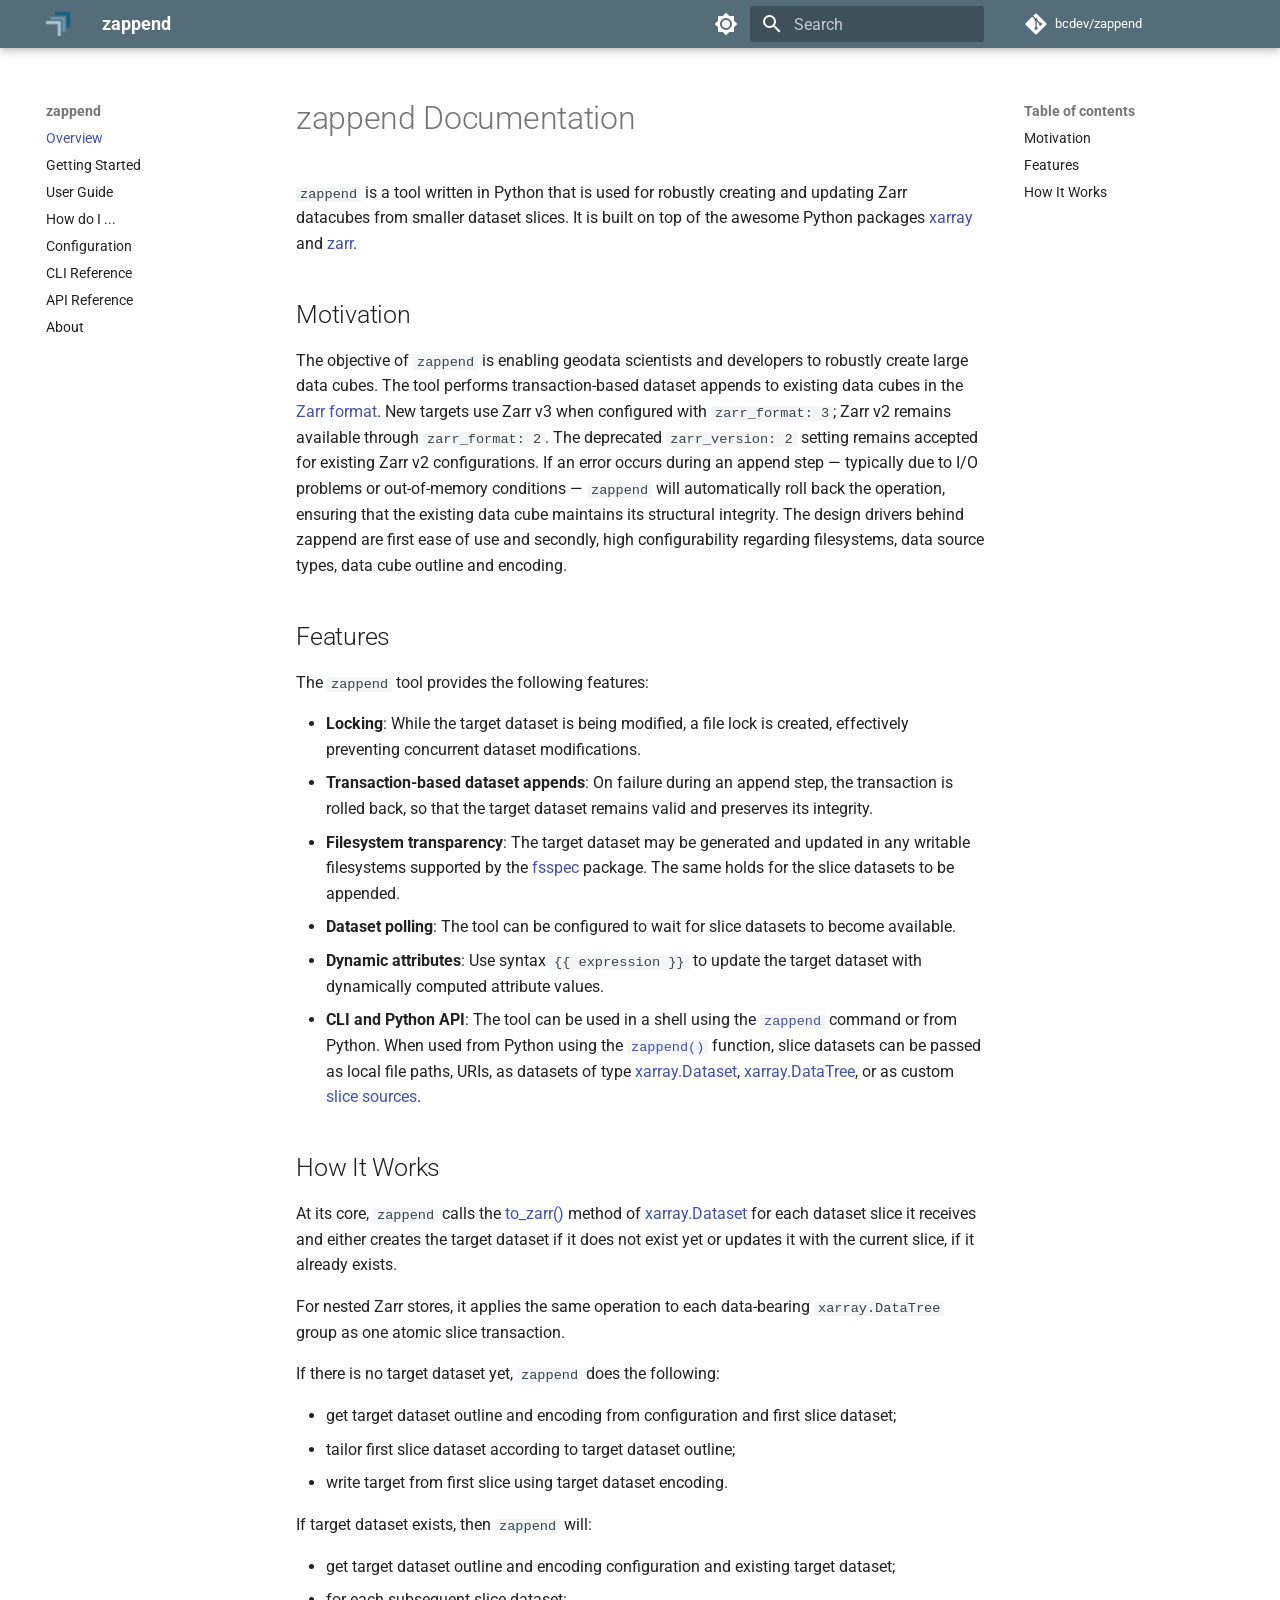
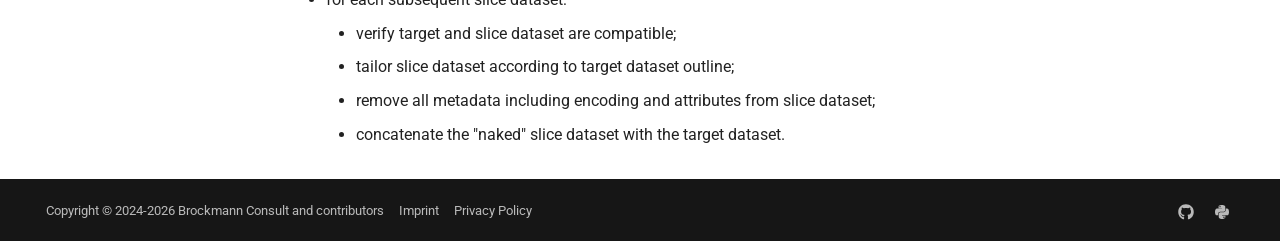
<file: index.html>
<!doctype html>
<html lang="en" class="no-js">
  <head>
    
      <meta charset="utf-8">
      <meta name="viewport" content="width=device-width,initial-scale=1">
      
      
      
      
      
        <link rel="next" href="start/">
      
      
        
      
      
      <link rel="icon" href="assets/logo-small.png">
      <meta name="generator" content="mkdocs-1.6.1, mkdocs-material-9.8.0">
    
    
      
        <title>zappend</title>
      
    
    
      <link rel="stylesheet" href="assets/stylesheets/main.57a0d79d.min.css">
      
        
        <link rel="stylesheet" href="assets/stylesheets/palette.fb2fffe2.min.css">
      
      


    
    
      
    
    
      
    
    
      <link rel="stylesheet" href="assets/_mkdocstrings.css">
    
      <link rel="stylesheet" href="stylesheet/extra.css">
    
    <script>__md_scope=new URL(".",location),__md_hash=e=>[...e].reduce(((e,_)=>(e<<5)-e+_.charCodeAt(0)),0),__md_get=(e,_=localStorage,t=__md_scope)=>JSON.parse(_.getItem(t.pathname+"."+e)),__md_set=(e,_,t=localStorage,a=__md_scope)=>{try{t.setItem(a.pathname+"."+e,JSON.stringify(_))}catch(e){}}</script>
    
      

    
    
  </head>
  
  
    
    
      
    
    
    
    
    <body dir="ltr" data-md-color-scheme="default" data-md-color-primary="blue-grey" data-md-color-accent="indigo">
  
    
    <input class="md-toggle" data-md-toggle="drawer" type="checkbox" id="__drawer" autocomplete="off">
    <input class="md-toggle" data-md-toggle="search" type="checkbox" id="__search" autocomplete="off">
    <label class="md-overlay" for="__drawer"></label>
    <div data-md-component="skip">
      
        
        <a href="#zappend-documentation" class="md-skip">
          Skip to content
        </a>
      
    </div>
    <div data-md-component="announce">
      
    </div>
    
    
      

  

<header class="md-header md-header--shadow" data-md-component="header">
  <nav class="md-header__inner md-grid" aria-label="Header">
    <a href="." title="zappend" class="md-header__button md-logo" aria-label="zappend" data-md-component="logo">
      
  <img src="assets/logo.png" alt="logo">

    </a>
    <label class="md-header__button md-icon" for="__drawer">
      
      <svg xmlns="http://www.w3.org/2000/svg" viewBox="0 0 24 24"><path d="M3 6h18v2H3zm0 5h18v2H3zm0 5h18v2H3z"/></svg>
    </label>
    <div class="md-header__title" data-md-component="header-title">
      <div class="md-header__ellipsis">
        <div class="md-header__topic">
          <span class="md-ellipsis">
            zappend
          </span>
        </div>
        <div class="md-header__topic" data-md-component="header-topic">
          <span class="md-ellipsis">
            
              Overview
            
          </span>
        </div>
      </div>
    </div>
    
      
        <form class="md-header__option" data-md-component="palette">
  
    
    
    
    <input class="md-option" data-md-color-media="" data-md-color-scheme="default" data-md-color-primary="blue-grey" data-md-color-accent="indigo"  aria-label="Switch to dark mode"  type="radio" name="__palette" id="__palette_0">
    
      <label class="md-header__button md-icon" title="Switch to dark mode" for="__palette_1" hidden>
        <svg xmlns="http://www.w3.org/2000/svg" viewBox="0 0 24 24"><path d="M12 8a4 4 0 0 0-4 4 4 4 0 0 0 4 4 4 4 0 0 0 4-4 4 4 0 0 0-4-4m0 10a6 6 0 0 1-6-6 6 6 0 0 1 6-6 6 6 0 0 1 6 6 6 6 0 0 1-6 6m8-9.31V4h-4.69L12 .69 8.69 4H4v4.69L.69 12 4 15.31V20h4.69L12 23.31 15.31 20H20v-4.69L23.31 12z"/></svg>
      </label>
    
  
    
    
    
    <input class="md-option" data-md-color-media="" data-md-color-scheme="slate" data-md-color-primary="blue-grey" data-md-color-accent="indigo"  aria-label="Switch to light mode"  type="radio" name="__palette" id="__palette_1">
    
      <label class="md-header__button md-icon" title="Switch to light mode" for="__palette_0" hidden>
        <svg xmlns="http://www.w3.org/2000/svg" viewBox="0 0 24 24"><path d="M12 18c-.89 0-1.74-.2-2.5-.55C11.56 16.5 13 14.42 13 12s-1.44-4.5-3.5-5.45C10.26 6.2 11.11 6 12 6a6 6 0 0 1 6 6 6 6 0 0 1-6 6m8-9.31V4h-4.69L12 .69 8.69 4H4v4.69L.69 12 4 15.31V20h4.69L12 23.31 15.31 20H20v-4.69L23.31 12z"/></svg>
      </label>
    
  
</form>
      
    
    
      <script>var palette=__md_get("__palette");if(palette&&palette.color){if("(prefers-color-scheme)"===palette.color.media){var media=matchMedia("(prefers-color-scheme: light)"),input=document.querySelector(media.matches?"[data-md-color-media='(prefers-color-scheme: light)']":"[data-md-color-media='(prefers-color-scheme: dark)']");palette.color.media=input.getAttribute("data-md-color-media"),palette.color.scheme=input.getAttribute("data-md-color-scheme"),palette.color.primary=input.getAttribute("data-md-color-primary"),palette.color.accent=input.getAttribute("data-md-color-accent")}for(var[key,value]of Object.entries(palette.color))document.body.setAttribute("data-md-color-"+key,value)}</script>
    
    
    
      
      
        <label class="md-header__button md-icon" for="__search">
          
          <svg xmlns="http://www.w3.org/2000/svg" viewBox="0 0 24 24"><path d="M9.5 3A6.5 6.5 0 0 1 16 9.5c0 1.61-.59 3.09-1.56 4.23l.27.27h.79l5 5-1.5 1.5-5-5v-.79l-.27-.27A6.52 6.52 0 0 1 9.5 16 6.5 6.5 0 0 1 3 9.5 6.5 6.5 0 0 1 9.5 3m0 2C7 5 5 7 5 9.5S7 14 9.5 14 14 12 14 9.5 12 5 9.5 5"/></svg>
        </label>
        <div class="md-search" data-md-component="search" role="dialog">
  <label class="md-search__overlay" for="__search"></label>
  <div class="md-search__inner" role="search">
    <form class="md-search__form" name="search">
      <input type="text" class="md-search__input" name="query" aria-label="Search" placeholder="Search" autocapitalize="off" autocorrect="off" autocomplete="off" spellcheck="false" data-md-component="search-query" required>
      <label class="md-search__icon md-icon" for="__search">
        
        <svg xmlns="http://www.w3.org/2000/svg" viewBox="0 0 24 24"><path d="M9.5 3A6.5 6.5 0 0 1 16 9.5c0 1.61-.59 3.09-1.56 4.23l.27.27h.79l5 5-1.5 1.5-5-5v-.79l-.27-.27A6.52 6.52 0 0 1 9.5 16 6.5 6.5 0 0 1 3 9.5 6.5 6.5 0 0 1 9.5 3m0 2C7 5 5 7 5 9.5S7 14 9.5 14 14 12 14 9.5 12 5 9.5 5"/></svg>
        
        <svg xmlns="http://www.w3.org/2000/svg" viewBox="0 0 24 24"><path d="M20 11v2H8l5.5 5.5-1.42 1.42L4.16 12l7.92-7.92L13.5 5.5 8 11z"/></svg>
      </label>
      <nav class="md-search__options" aria-label="Search">
        
        <button type="reset" class="md-search__icon md-icon" title="Clear" aria-label="Clear" tabindex="-1">
          
          <svg xmlns="http://www.w3.org/2000/svg" viewBox="0 0 24 24"><path d="M19 6.41 17.59 5 12 10.59 6.41 5 5 6.41 10.59 12 5 17.59 6.41 19 12 13.41 17.59 19 19 17.59 13.41 12z"/></svg>
        </button>
      </nav>
      
    </form>
    <div class="md-search__output">
      <div class="md-search__scrollwrap" tabindex="0" data-md-scrollfix>
        <div class="md-search-result" data-md-component="search-result">
          <div class="md-search-result__meta">
            Initializing search
          </div>
          <ol class="md-search-result__list" role="presentation"></ol>
        </div>
      </div>
    </div>
  </div>
</div>
      
    
    
      <div class="md-header__source">
        <a href="https://github.com/bcdev/zappend" title="Go to repository" class="md-source" data-md-component="source">
  <div class="md-source__icon md-icon">
    
    <svg xmlns="http://www.w3.org/2000/svg" viewBox="0 0 448 512"><!--! Font Awesome Free 7.1.0 by @fontawesome - https://fontawesome.com License - https://fontawesome.com/license/free (Icons: CC BY 4.0, Fonts: SIL OFL 1.1, Code: MIT License) Copyright 2025 Fonticons, Inc.--><path d="M439.6 236.1 244 40.5c-5.4-5.5-12.8-8.5-20.4-8.5s-15 3-20.4 8.4L162.5 81l51.5 51.5c27.1-9.1 52.7 16.8 43.4 43.7l49.7 49.7c34.2-11.8 61.2 31 35.5 56.7-26.5 26.5-70.2-2.9-56-37.3L240.3 199v121.9c25.3 12.5 22.3 41.8 9.1 55-6.4 6.4-15.2 10.1-24.3 10.1s-17.8-3.6-24.3-10.1c-17.6-17.6-11.1-46.9 11.2-56v-123c-20.8-8.5-24.6-30.7-18.6-45L142.6 101 8.5 235.1C3 240.6 0 247.9 0 255.5s3 15 8.5 20.4l195.6 195.7c5.4 5.4 12.7 8.4 20.4 8.4s15-3 20.4-8.4l194.7-194.7c5.4-5.4 8.4-12.8 8.4-20.4s-3-15-8.4-20.4"/></svg>
  </div>
  <div class="md-source__repository">
    bcdev/zappend
  </div>
</a>
      </div>
    
  </nav>
  
</header>
    
    <div class="md-container" data-md-component="container">
      
      
        
          
        
      
      <main class="md-main" data-md-component="main">
        <div class="md-main__inner md-grid">
          
            
              
              <div class="md-sidebar md-sidebar--primary" data-md-component="sidebar" data-md-type="navigation" >
                <div class="md-sidebar__scrollwrap">
                  <div class="md-sidebar__inner">
                    



<nav class="md-nav md-nav--primary" aria-label="Navigation" data-md-level="0">
  <label class="md-nav__title" for="__drawer">
    <a href="." title="zappend" class="md-nav__button md-logo" aria-label="zappend" data-md-component="logo">
      
  <img src="assets/logo.png" alt="logo">

    </a>
    zappend
  </label>
  
    <div class="md-nav__source">
      <a href="https://github.com/bcdev/zappend" title="Go to repository" class="md-source" data-md-component="source">
  <div class="md-source__icon md-icon">
    
    <svg xmlns="http://www.w3.org/2000/svg" viewBox="0 0 448 512"><!--! Font Awesome Free 7.1.0 by @fontawesome - https://fontawesome.com License - https://fontawesome.com/license/free (Icons: CC BY 4.0, Fonts: SIL OFL 1.1, Code: MIT License) Copyright 2025 Fonticons, Inc.--><path d="M439.6 236.1 244 40.5c-5.4-5.5-12.8-8.5-20.4-8.5s-15 3-20.4 8.4L162.5 81l51.5 51.5c27.1-9.1 52.7 16.8 43.4 43.7l49.7 49.7c34.2-11.8 61.2 31 35.5 56.7-26.5 26.5-70.2-2.9-56-37.3L240.3 199v121.9c25.3 12.5 22.3 41.8 9.1 55-6.4 6.4-15.2 10.1-24.3 10.1s-17.8-3.6-24.3-10.1c-17.6-17.6-11.1-46.9 11.2-56v-123c-20.8-8.5-24.6-30.7-18.6-45L142.6 101 8.5 235.1C3 240.6 0 247.9 0 255.5s3 15 8.5 20.4l195.6 195.7c5.4 5.4 12.7 8.4 20.4 8.4s15-3 20.4-8.4l194.7-194.7c5.4-5.4 8.4-12.8 8.4-20.4s-3-15-8.4-20.4"/></svg>
  </div>
  <div class="md-source__repository">
    bcdev/zappend
  </div>
</a>
    </div>
  
  <ul class="md-nav__list" data-md-scrollfix>
    
      
      
  
  
    
  
  
  
    <li class="md-nav__item md-nav__item--active">
      
      <input class="md-nav__toggle md-toggle" type="checkbox" id="__toc">
      
      
        
      
      
        <label class="md-nav__link md-nav__link--active" for="__toc">
          
  
  
  <span class="md-ellipsis">
    
  
    Overview
  

    
  </span>
  
  

          <span class="md-nav__icon md-icon"></span>
        </label>
      
      <a href="." class="md-nav__link md-nav__link--active">
        
  
  
  <span class="md-ellipsis">
    
  
    Overview
  

    
  </span>
  
  

      </a>
      
        

<nav class="md-nav md-nav--secondary" aria-label="Table of contents">
  
  
  
    
  
  
    <label class="md-nav__title" for="__toc">
      <span class="md-nav__icon md-icon"></span>
      Table of contents
    </label>
    <ul class="md-nav__list" data-md-component="toc" data-md-scrollfix>
      
        <li class="md-nav__item">
  <a href="#motivation" class="md-nav__link">
    <span class="md-ellipsis">
      
        Motivation
      
    </span>
  </a>
  
</li>
      
        <li class="md-nav__item">
  <a href="#features" class="md-nav__link">
    <span class="md-ellipsis">
      
        Features
      
    </span>
  </a>
  
</li>
      
        <li class="md-nav__item">
  <a href="#how-it-works" class="md-nav__link">
    <span class="md-ellipsis">
      
        How It Works
      
    </span>
  </a>
  
</li>
      
    </ul>
  
</nav>
      
    </li>
  

    
      
      
  
  
  
  
    <li class="md-nav__item">
      <a href="start/" class="md-nav__link">
        
  
  
  <span class="md-ellipsis">
    
  
    Getting Started
  

    
  </span>
  
  

      </a>
    </li>
  

    
      
      
  
  
  
  
    <li class="md-nav__item">
      <a href="guide/" class="md-nav__link">
        
  
  
  <span class="md-ellipsis">
    
  
    User Guide
  

    
  </span>
  
  

      </a>
    </li>
  

    
      
      
  
  
  
  
    <li class="md-nav__item">
      <a href="howdoi/" class="md-nav__link">
        
  
  
  <span class="md-ellipsis">
    
  
    How do I ...
  

    
  </span>
  
  

      </a>
    </li>
  

    
      
      
  
  
  
  
    <li class="md-nav__item">
      <a href="config/" class="md-nav__link">
        
  
  
  <span class="md-ellipsis">
    
  
    Configuration
  

    
  </span>
  
  

      </a>
    </li>
  

    
      
      
  
  
  
  
    <li class="md-nav__item">
      <a href="cli/" class="md-nav__link">
        
  
  
  <span class="md-ellipsis">
    
  
    CLI Reference
  

    
  </span>
  
  

      </a>
    </li>
  

    
      
      
  
  
  
  
    <li class="md-nav__item">
      <a href="api/" class="md-nav__link">
        
  
  
  <span class="md-ellipsis">
    
  
    API Reference
  

    
  </span>
  
  

      </a>
    </li>
  

    
      
      
  
  
  
  
    <li class="md-nav__item">
      <a href="about/" class="md-nav__link">
        
  
  
  <span class="md-ellipsis">
    
  
    About
  

    
  </span>
  
  

      </a>
    </li>
  

    
  </ul>
</nav>
                  </div>
                </div>
              </div>
            
            
              
              <div class="md-sidebar md-sidebar--secondary" data-md-component="sidebar" data-md-type="toc" >
                <div class="md-sidebar__scrollwrap">
                  <div class="md-sidebar__inner">
                    

<nav class="md-nav md-nav--secondary" aria-label="Table of contents">
  
  
  
    
  
  
    <label class="md-nav__title" for="__toc">
      <span class="md-nav__icon md-icon"></span>
      Table of contents
    </label>
    <ul class="md-nav__list" data-md-component="toc" data-md-scrollfix>
      
        <li class="md-nav__item">
  <a href="#motivation" class="md-nav__link">
    <span class="md-ellipsis">
      
        Motivation
      
    </span>
  </a>
  
</li>
      
        <li class="md-nav__item">
  <a href="#features" class="md-nav__link">
    <span class="md-ellipsis">
      
        Features
      
    </span>
  </a>
  
</li>
      
        <li class="md-nav__item">
  <a href="#how-it-works" class="md-nav__link">
    <span class="md-ellipsis">
      
        How It Works
      
    </span>
  </a>
  
</li>
      
    </ul>
  
</nav>
                  </div>
                </div>
              </div>
            
          
          
            <div class="md-content" data-md-component="content">
              
              <article class="md-content__inner md-typeset">
                
                  


  
  


<!--- Align following section with README.md -->

<h1 id="zappend-documentation">zappend Documentation</h1>
<p><code>zappend</code> is a tool written in Python that is used for robustly creating and 
updating Zarr datacubes from smaller dataset slices. It is built on top of the 
awesome Python packages <a href="https://docs.xarray.dev/">xarray</a> and
<a href="https://zarr.readthedocs.io/">zarr</a>.</p>
<h2 id="motivation">Motivation</h2>
<p>The objective of <code>zappend</code> is enabling geodata scientists and developers to 
robustly create large data cubes. The tool performs transaction-based dataset 
appends to existing data cubes in the 
<a href="https://zarr.readthedocs.io/en/stable/">Zarr format</a>. New targets use Zarr v3
when configured with <code>zarr_format: 3</code>; Zarr v2 remains available through
<code>zarr_format: 2</code>. The deprecated <code>zarr_version: 2</code> setting remains accepted for
existing Zarr v2 configurations. If an error
occurs during an append step — typically due to I/O problems or out-of-memory 
conditions — <code>zappend</code> will automatically roll back the operation, ensuring that 
the existing data cube maintains its structural integrity. The design drivers 
behind zappend are first ease of use and secondly, high configurability 
regarding filesystems, data source types, data cube outline and encoding. </p>
<h2 id="features">Features</h2>
<p>The <code>zappend</code> tool provides the following features:</p>
<ul>
<li><strong>Locking</strong>: While the target dataset is being modified, a file lock is 
  created, effectively preventing concurrent dataset modifications.</li>
<li><strong>Transaction-based dataset appends</strong>: On failure during an append step, 
  the transaction is rolled back, so that the target dataset remains valid and 
  preserves its integrity.</li>
<li><strong>Filesystem transparency</strong>: The target dataset may be generated and updated 
  in any writable filesystems supported by the 
  <a href="https://filesystem-spec.readthedocs.io/">fsspec</a> package. 
  The same holds for the slice datasets to be appended.</li>
<li><strong>Dataset polling</strong>: The tool can be configured to wait for slice datasets to 
  become available. </li>
<li><strong>Dynamic attributes</strong>: Use syntax <code>{{ expression }}</code> to update the target 
  dataset with dynamically computed attribute values. </li>
<li><strong>CLI and Python API</strong>: The tool can be used in a shell using the 
  <a href="cli/"><code>zappend</code></a> command or from Python. When used from Python using the 
  <a href="api/"><code>zappend()</code></a> function, slice datasets can be passed as local file 
  paths, URIs, as datasets of type 
  <a href="https://docs.xarray.dev/en/stable/generated/xarray.Dataset.html">xarray.Dataset</a>,
  <a href="https://docs.xarray.dev/en/stable/generated/xarray.DataTree.html">xarray.DataTree</a>,
  or as custom
  <a href="guide/#slice-sources">slice sources</a>.</li>
</ul>
<h2 id="how-it-works">How It Works</h2>
<p>At its core, <code>zappend</code> calls the
<a href="https://docs.xarray.dev/en/stable/generated/xarray.Dataset.to_zarr.html#xarray-dataset-to-zarr">to_zarr()</a>
method of <a href="https://docs.xarray.dev/en/stable/generated/xarray.Dataset.html">xarray.Dataset</a>
for each dataset slice it receives and either creates the target dataset if it does 
not exist yet or updates it with the current slice, if it already exists.</p>
<p>For nested Zarr stores, it applies the same operation to each data-bearing
<code>xarray.DataTree</code> group as one atomic slice transaction.</p>
<p>If there is no target dataset yet, <code>zappend</code> does the following:</p>
<ul>
<li>get target dataset outline and encoding from configuration and first slice dataset;</li>
<li>tailor first slice dataset according to target dataset outline;</li>
<li>write target from first slice using target dataset encoding.</li>
</ul>
<p>If target dataset exists, then <code>zappend</code> will:</p>
<ul>
<li>get target dataset outline and encoding configuration and existing target dataset;</li>
<li>for each subsequent slice dataset:<ul>
<li>verify target and slice dataset are compatible;</li>
<li>tailor slice dataset according to target dataset outline;</li>
<li>remove all metadata including encoding and attributes from slice dataset;</li>
<li>concatenate the "naked" slice dataset with the target dataset.</li>
</ul>
</li>
</ul>












                
              </article>
            </div>
          
          
<script>var target=document.getElementById(location.hash.slice(1));target&&target.name&&(target.checked=target.name.startsWith("__tabbed_"))</script>
        </div>
        
      </main>
      
        <footer class="md-footer">
  
  <div class="md-footer-meta md-typeset">
    <div class="md-footer-meta__inner md-grid">
      <!--
  ~ Copyright © 2024-2026 Brockmann Consult and contributors
  ~ Permissions are hereby granted under the terms of the MIT License:
  ~ https://opensource.org/licenses/MIT.
  -->

<div class="md-copyright">
  
    <div class="md-copyright__highlight">
      Copyright &copy; 2024-2026 Brockmann Consult and contributors
      
        &nbsp;&nbsp;&nbsp;
        <a href="https://www.brockmann-consult.de/imprint/" rel="noopener">Imprint</a>
      
        &nbsp;&nbsp;&nbsp;
        <a href="https://www.brockmann-consult.de/privacy-policy-documentation-pages/" rel="noopener">Privacy Policy</a>
      
    </div>
  
</div>
      
        
<div class="md-social">
  
    
    
    
    
      
      
    
    <a href="https://github.com/bcdev/zappend" target="_blank" rel="noopener" title="github.com" class="md-social__link">
      <svg xmlns="http://www.w3.org/2000/svg" viewBox="0 0 512 512"><!--! Font Awesome Free 7.1.0 by @fontawesome - https://fontawesome.com License - https://fontawesome.com/license/free (Icons: CC BY 4.0, Fonts: SIL OFL 1.1, Code: MIT License) Copyright 2025 Fonticons, Inc.--><path d="M173.9 397.4c0 2-2.3 3.6-5.2 3.6-3.3.3-5.6-1.3-5.6-3.6 0-2 2.3-3.6 5.2-3.6 3-.3 5.6 1.3 5.6 3.6m-31.1-4.5c-.7 2 1.3 4.3 4.3 4.9 2.6 1 5.6 0 6.2-2s-1.3-4.3-4.3-5.2c-2.6-.7-5.5.3-6.2 2.3m44.2-1.7c-2.9.7-4.9 2.6-4.6 4.9.3 2 2.9 3.3 5.9 2.6 2.9-.7 4.9-2.6 4.6-4.6-.3-1.9-3-3.2-5.9-2.9M252.8 8C114.1 8 8 113.3 8 252c0 110.9 69.8 205.8 169.5 239.2 12.8 2.3 17.3-5.6 17.3-12.1 0-6.2-.3-40.4-.3-61.4 0 0-70 15-84.7-29.8 0 0-11.4-29.1-27.8-36.6 0 0-22.9-15.7 1.6-15.4 0 0 24.9 2 38.6 25.8 21.9 38.6 58.6 27.5 72.9 20.9 2.3-16 8.8-27.1 16-33.7-55.9-6.2-112.3-14.3-112.3-110.5 0-27.5 7.6-41.3 23.6-58.9-2.6-6.5-11.1-33.3 2.6-67.9 20.9-6.5 69 27 69 27 20-5.6 41.5-8.5 62.8-8.5s42.8 2.9 62.8 8.5c0 0 48.1-33.6 69-27 13.7 34.7 5.2 61.4 2.6 67.9 16 17.7 25.8 31.5 25.8 58.9 0 96.5-58.9 104.2-114.8 110.5 9.2 7.9 17 22.9 17 46.4 0 33.7-.3 75.4-.3 83.6 0 6.5 4.6 14.4 17.3 12.1C436.2 457.8 504 362.9 504 252 504 113.3 391.5 8 252.8 8M105.2 352.9c-1.3 1-1 3.3.7 5.2 1.6 1.6 3.9 2.3 5.2 1 1.3-1 1-3.3-.7-5.2-1.6-1.6-3.9-2.3-5.2-1m-10.8-8.1c-.7 1.3.3 2.9 2.3 3.9 1.6 1 3.6.7 4.3-.7.7-1.3-.3-2.9-2.3-3.9-2-.6-3.6-.3-4.3.7m32.4 35.6c-1.6 1.3-1 4.3 1.3 6.2 2.3 2.3 5.2 2.6 6.5 1 1.3-1.3.7-4.3-1.3-6.2-2.2-2.3-5.2-2.6-6.5-1m-11.4-14.7c-1.6 1-1.6 3.6 0 5.9s4.3 3.3 5.6 2.3c1.6-1.3 1.6-3.9 0-6.2-1.4-2.3-4-3.3-5.6-2"/></svg>
    </a>
  
    
    
    
    
      
      
    
    <a href="https://pypi.org/project/zappend/" target="_blank" rel="noopener" title="pypi.org" class="md-social__link">
      <svg xmlns="http://www.w3.org/2000/svg" viewBox="0 0 448 512"><!--! Font Awesome Free 7.1.0 by @fontawesome - https://fontawesome.com License - https://fontawesome.com/license/free (Icons: CC BY 4.0, Fonts: SIL OFL 1.1, Code: MIT License) Copyright 2025 Fonticons, Inc.--><path d="M439.8 200.5c-7.7-30.9-22.3-54.2-53.4-54.2h-40.1v47.4c0 36.8-31.2 67.8-66.8 67.8H172.7c-29.2 0-53.4 25-53.4 54.3v101.8c0 29 25.2 46 53.4 54.3 33.8 9.9 66.3 11.7 106.8 0 26.9-7.8 53.4-23.5 53.4-54.3v-40.7H226.2v-13.6h160.2c31.1 0 42.6-21.7 53.4-54.2 11.2-33.5 10.7-65.7 0-108.6M286.2 444.7a20.4 20.4 0 1 1 0-40.7 20.4 20.4 0 1 1 0 40.7M167.8 248.1h106.8c29.7 0 53.4-24.5 53.4-54.3V91.9c0-29-24.4-50.7-53.4-55.6-35.8-5.9-74.7-5.6-106.8.1-45.2 8-53.4 24.7-53.4 55.6v40.7h106.9v13.6h-147c-31.1 0-58.3 18.7-66.8 54.2-9.8 40.7-10.2 66.1 0 108.6 7.6 31.6 25.7 54.2 56.8 54.2H101v-48.8c0-35.3 30.5-66.4 66.8-66.4m-6.6-183.4a20.4 20.4 0 1 1 0 40.8 20.4 20.4 0 1 1 0-40.8"/></svg>
    </a>
  
</div>
      
    </div>
  </div>
</footer>
      
    </div>
    <div class="md-dialog" data-md-component="dialog">
      <div class="md-dialog__inner md-typeset"></div>
    </div>
    
    
    
      
      
      <script id="__config" type="application/json">{"annotate": null, "base": ".", "features": [], "search": "assets/javascripts/workers/search.a7633da7.min.js", "tags": null, "translations": {"clipboard.copied": "Copied to clipboard", "clipboard.copy": "Copy to clipboard", "search.result.more.one": "1 more on this page", "search.result.more.other": "# more on this page", "search.result.none": "No matching documents", "search.result.one": "1 matching document", "search.result.other": "# matching documents", "search.result.placeholder": "Type to start searching", "search.result.term.missing": "Missing", "select.version": "Select version"}, "version": null}</script>
    
    
      <script src="assets/javascripts/bundle.c21346df.min.js"></script>
      
    
  </body>
</html>
</file>
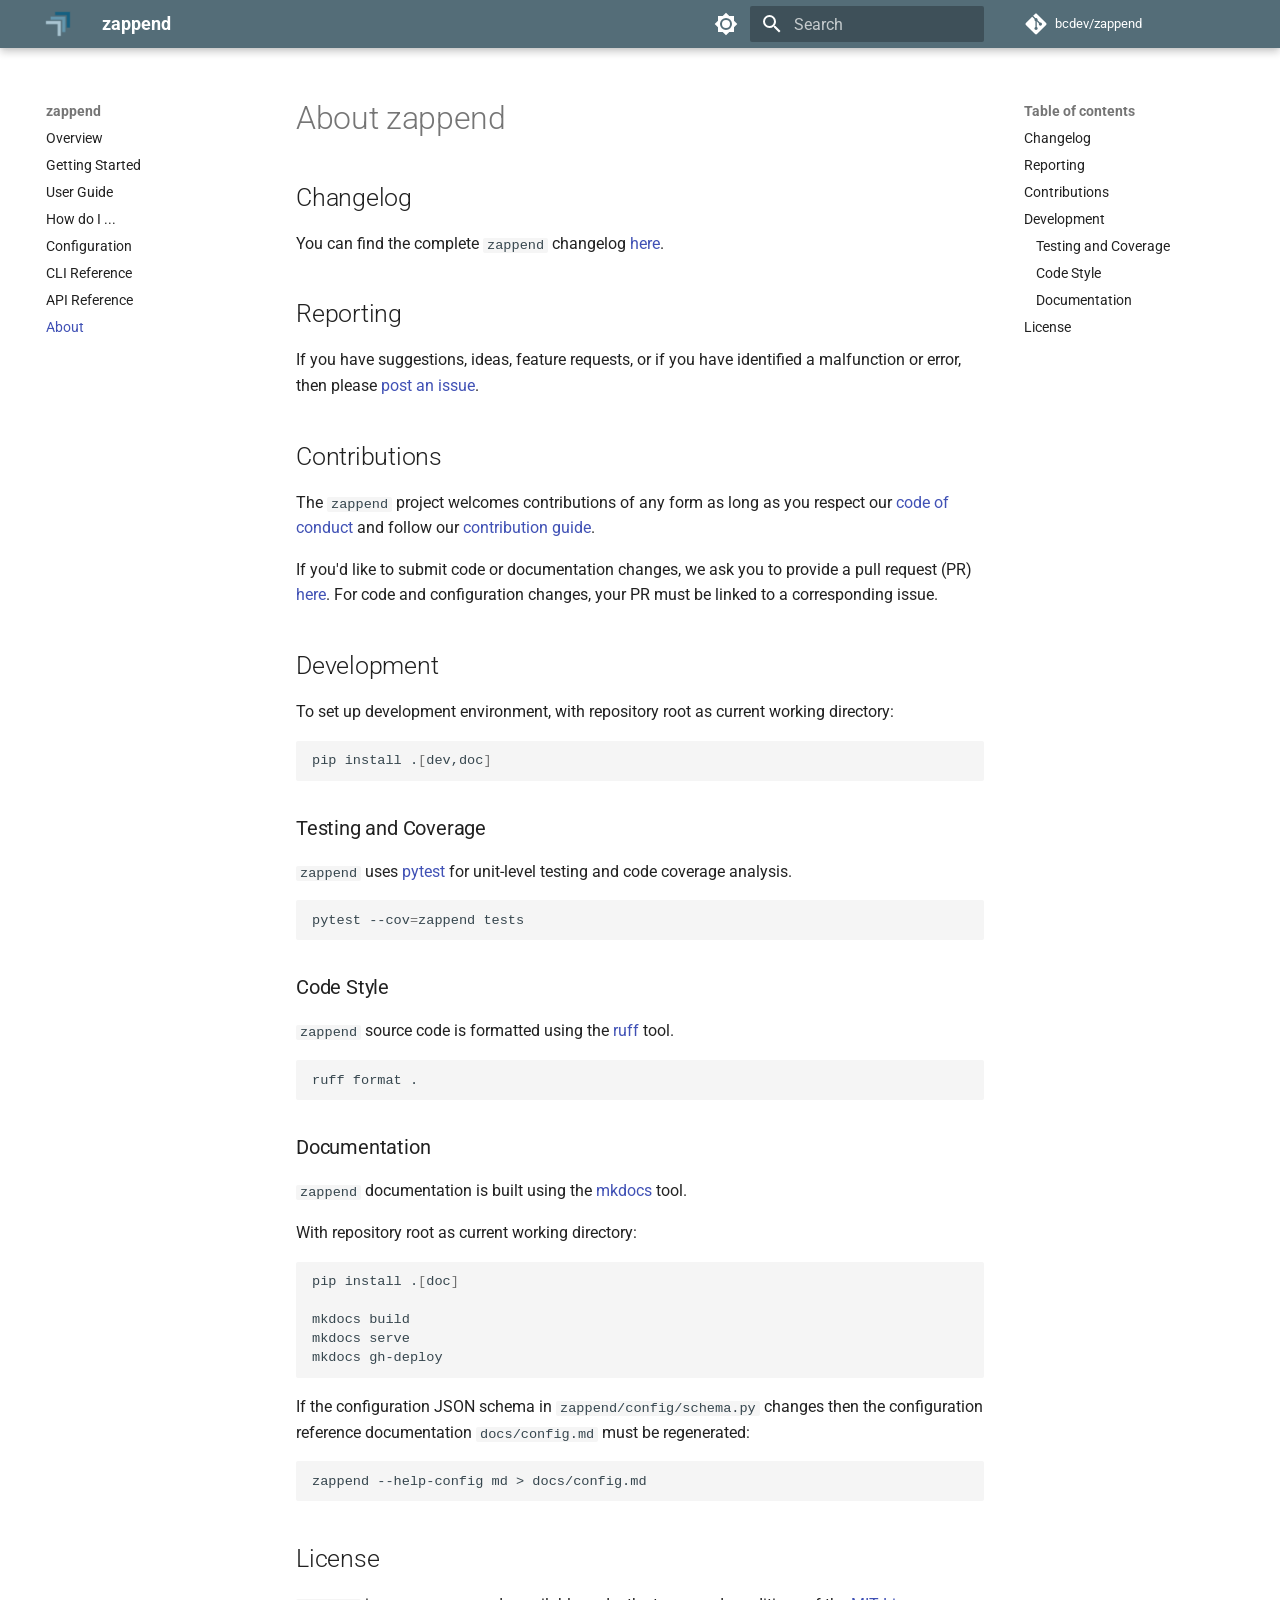
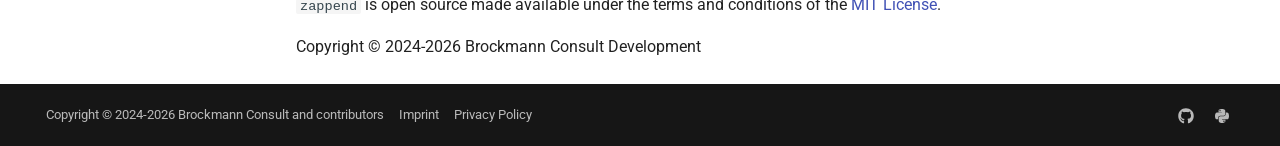
<file: about/index.html>
<!doctype html>
<html lang="en" class="no-js">
  <head>
    
      <meta charset="utf-8">
      <meta name="viewport" content="width=device-width,initial-scale=1">
      
      
      
      
        <link rel="prev" href="../api/">
      
      
      
        
      
      
      <link rel="icon" href="../assets/logo-small.png">
      <meta name="generator" content="mkdocs-1.6.1, mkdocs-material-9.8.0">
    
    
      
        <title>About - zappend</title>
      
    
    
      <link rel="stylesheet" href="../assets/stylesheets/main.57a0d79d.min.css">
      
        
        <link rel="stylesheet" href="../assets/stylesheets/palette.fb2fffe2.min.css">
      
      


    
    
      
    
    
      
    
    
      <link rel="stylesheet" href="../assets/_mkdocstrings.css">
    
      <link rel="stylesheet" href="../stylesheet/extra.css">
    
    <script>__md_scope=new URL("..",location),__md_hash=e=>[...e].reduce(((e,_)=>(e<<5)-e+_.charCodeAt(0)),0),__md_get=(e,_=localStorage,t=__md_scope)=>JSON.parse(_.getItem(t.pathname+"."+e)),__md_set=(e,_,t=localStorage,a=__md_scope)=>{try{t.setItem(a.pathname+"."+e,JSON.stringify(_))}catch(e){}}</script>
    
      

    
    
  </head>
  
  
    
    
      
    
    
    
    
    <body dir="ltr" data-md-color-scheme="default" data-md-color-primary="blue-grey" data-md-color-accent="indigo">
  
    
    <input class="md-toggle" data-md-toggle="drawer" type="checkbox" id="__drawer" autocomplete="off">
    <input class="md-toggle" data-md-toggle="search" type="checkbox" id="__search" autocomplete="off">
    <label class="md-overlay" for="__drawer"></label>
    <div data-md-component="skip">
      
        
        <a href="#about-zappend" class="md-skip">
          Skip to content
        </a>
      
    </div>
    <div data-md-component="announce">
      
    </div>
    
    
      

  

<header class="md-header md-header--shadow" data-md-component="header">
  <nav class="md-header__inner md-grid" aria-label="Header">
    <a href=".." title="zappend" class="md-header__button md-logo" aria-label="zappend" data-md-component="logo">
      
  <img src="../assets/logo.png" alt="logo">

    </a>
    <label class="md-header__button md-icon" for="__drawer">
      
      <svg xmlns="http://www.w3.org/2000/svg" viewBox="0 0 24 24"><path d="M3 6h18v2H3zm0 5h18v2H3zm0 5h18v2H3z"/></svg>
    </label>
    <div class="md-header__title" data-md-component="header-title">
      <div class="md-header__ellipsis">
        <div class="md-header__topic">
          <span class="md-ellipsis">
            zappend
          </span>
        </div>
        <div class="md-header__topic" data-md-component="header-topic">
          <span class="md-ellipsis">
            
              About
            
          </span>
        </div>
      </div>
    </div>
    
      
        <form class="md-header__option" data-md-component="palette">
  
    
    
    
    <input class="md-option" data-md-color-media="" data-md-color-scheme="default" data-md-color-primary="blue-grey" data-md-color-accent="indigo"  aria-label="Switch to dark mode"  type="radio" name="__palette" id="__palette_0">
    
      <label class="md-header__button md-icon" title="Switch to dark mode" for="__palette_1" hidden>
        <svg xmlns="http://www.w3.org/2000/svg" viewBox="0 0 24 24"><path d="M12 8a4 4 0 0 0-4 4 4 4 0 0 0 4 4 4 4 0 0 0 4-4 4 4 0 0 0-4-4m0 10a6 6 0 0 1-6-6 6 6 0 0 1 6-6 6 6 0 0 1 6 6 6 6 0 0 1-6 6m8-9.31V4h-4.69L12 .69 8.69 4H4v4.69L.69 12 4 15.31V20h4.69L12 23.31 15.31 20H20v-4.69L23.31 12z"/></svg>
      </label>
    
  
    
    
    
    <input class="md-option" data-md-color-media="" data-md-color-scheme="slate" data-md-color-primary="blue-grey" data-md-color-accent="indigo"  aria-label="Switch to light mode"  type="radio" name="__palette" id="__palette_1">
    
      <label class="md-header__button md-icon" title="Switch to light mode" for="__palette_0" hidden>
        <svg xmlns="http://www.w3.org/2000/svg" viewBox="0 0 24 24"><path d="M12 18c-.89 0-1.74-.2-2.5-.55C11.56 16.5 13 14.42 13 12s-1.44-4.5-3.5-5.45C10.26 6.2 11.11 6 12 6a6 6 0 0 1 6 6 6 6 0 0 1-6 6m8-9.31V4h-4.69L12 .69 8.69 4H4v4.69L.69 12 4 15.31V20h4.69L12 23.31 15.31 20H20v-4.69L23.31 12z"/></svg>
      </label>
    
  
</form>
      
    
    
      <script>var palette=__md_get("__palette");if(palette&&palette.color){if("(prefers-color-scheme)"===palette.color.media){var media=matchMedia("(prefers-color-scheme: light)"),input=document.querySelector(media.matches?"[data-md-color-media='(prefers-color-scheme: light)']":"[data-md-color-media='(prefers-color-scheme: dark)']");palette.color.media=input.getAttribute("data-md-color-media"),palette.color.scheme=input.getAttribute("data-md-color-scheme"),palette.color.primary=input.getAttribute("data-md-color-primary"),palette.color.accent=input.getAttribute("data-md-color-accent")}for(var[key,value]of Object.entries(palette.color))document.body.setAttribute("data-md-color-"+key,value)}</script>
    
    
    
      
      
        <label class="md-header__button md-icon" for="__search">
          
          <svg xmlns="http://www.w3.org/2000/svg" viewBox="0 0 24 24"><path d="M9.5 3A6.5 6.5 0 0 1 16 9.5c0 1.61-.59 3.09-1.56 4.23l.27.27h.79l5 5-1.5 1.5-5-5v-.79l-.27-.27A6.52 6.52 0 0 1 9.5 16 6.5 6.5 0 0 1 3 9.5 6.5 6.5 0 0 1 9.5 3m0 2C7 5 5 7 5 9.5S7 14 9.5 14 14 12 14 9.5 12 5 9.5 5"/></svg>
        </label>
        <div class="md-search" data-md-component="search" role="dialog">
  <label class="md-search__overlay" for="__search"></label>
  <div class="md-search__inner" role="search">
    <form class="md-search__form" name="search">
      <input type="text" class="md-search__input" name="query" aria-label="Search" placeholder="Search" autocapitalize="off" autocorrect="off" autocomplete="off" spellcheck="false" data-md-component="search-query" required>
      <label class="md-search__icon md-icon" for="__search">
        
        <svg xmlns="http://www.w3.org/2000/svg" viewBox="0 0 24 24"><path d="M9.5 3A6.5 6.5 0 0 1 16 9.5c0 1.61-.59 3.09-1.56 4.23l.27.27h.79l5 5-1.5 1.5-5-5v-.79l-.27-.27A6.52 6.52 0 0 1 9.5 16 6.5 6.5 0 0 1 3 9.5 6.5 6.5 0 0 1 9.5 3m0 2C7 5 5 7 5 9.5S7 14 9.5 14 14 12 14 9.5 12 5 9.5 5"/></svg>
        
        <svg xmlns="http://www.w3.org/2000/svg" viewBox="0 0 24 24"><path d="M20 11v2H8l5.5 5.5-1.42 1.42L4.16 12l7.92-7.92L13.5 5.5 8 11z"/></svg>
      </label>
      <nav class="md-search__options" aria-label="Search">
        
        <button type="reset" class="md-search__icon md-icon" title="Clear" aria-label="Clear" tabindex="-1">
          
          <svg xmlns="http://www.w3.org/2000/svg" viewBox="0 0 24 24"><path d="M19 6.41 17.59 5 12 10.59 6.41 5 5 6.41 10.59 12 5 17.59 6.41 19 12 13.41 17.59 19 19 17.59 13.41 12z"/></svg>
        </button>
      </nav>
      
    </form>
    <div class="md-search__output">
      <div class="md-search__scrollwrap" tabindex="0" data-md-scrollfix>
        <div class="md-search-result" data-md-component="search-result">
          <div class="md-search-result__meta">
            Initializing search
          </div>
          <ol class="md-search-result__list" role="presentation"></ol>
        </div>
      </div>
    </div>
  </div>
</div>
      
    
    
      <div class="md-header__source">
        <a href="https://github.com/bcdev/zappend" title="Go to repository" class="md-source" data-md-component="source">
  <div class="md-source__icon md-icon">
    
    <svg xmlns="http://www.w3.org/2000/svg" viewBox="0 0 448 512"><!--! Font Awesome Free 7.1.0 by @fontawesome - https://fontawesome.com License - https://fontawesome.com/license/free (Icons: CC BY 4.0, Fonts: SIL OFL 1.1, Code: MIT License) Copyright 2025 Fonticons, Inc.--><path d="M439.6 236.1 244 40.5c-5.4-5.5-12.8-8.5-20.4-8.5s-15 3-20.4 8.4L162.5 81l51.5 51.5c27.1-9.1 52.7 16.8 43.4 43.7l49.7 49.7c34.2-11.8 61.2 31 35.5 56.7-26.5 26.5-70.2-2.9-56-37.3L240.3 199v121.9c25.3 12.5 22.3 41.8 9.1 55-6.4 6.4-15.2 10.1-24.3 10.1s-17.8-3.6-24.3-10.1c-17.6-17.6-11.1-46.9 11.2-56v-123c-20.8-8.5-24.6-30.7-18.6-45L142.6 101 8.5 235.1C3 240.6 0 247.9 0 255.5s3 15 8.5 20.4l195.6 195.7c5.4 5.4 12.7 8.4 20.4 8.4s15-3 20.4-8.4l194.7-194.7c5.4-5.4 8.4-12.8 8.4-20.4s-3-15-8.4-20.4"/></svg>
  </div>
  <div class="md-source__repository">
    bcdev/zappend
  </div>
</a>
      </div>
    
  </nav>
  
</header>
    
    <div class="md-container" data-md-component="container">
      
      
        
          
        
      
      <main class="md-main" data-md-component="main">
        <div class="md-main__inner md-grid">
          
            
              
              <div class="md-sidebar md-sidebar--primary" data-md-component="sidebar" data-md-type="navigation" >
                <div class="md-sidebar__scrollwrap">
                  <div class="md-sidebar__inner">
                    



<nav class="md-nav md-nav--primary" aria-label="Navigation" data-md-level="0">
  <label class="md-nav__title" for="__drawer">
    <a href=".." title="zappend" class="md-nav__button md-logo" aria-label="zappend" data-md-component="logo">
      
  <img src="../assets/logo.png" alt="logo">

    </a>
    zappend
  </label>
  
    <div class="md-nav__source">
      <a href="https://github.com/bcdev/zappend" title="Go to repository" class="md-source" data-md-component="source">
  <div class="md-source__icon md-icon">
    
    <svg xmlns="http://www.w3.org/2000/svg" viewBox="0 0 448 512"><!--! Font Awesome Free 7.1.0 by @fontawesome - https://fontawesome.com License - https://fontawesome.com/license/free (Icons: CC BY 4.0, Fonts: SIL OFL 1.1, Code: MIT License) Copyright 2025 Fonticons, Inc.--><path d="M439.6 236.1 244 40.5c-5.4-5.5-12.8-8.5-20.4-8.5s-15 3-20.4 8.4L162.5 81l51.5 51.5c27.1-9.1 52.7 16.8 43.4 43.7l49.7 49.7c34.2-11.8 61.2 31 35.5 56.7-26.5 26.5-70.2-2.9-56-37.3L240.3 199v121.9c25.3 12.5 22.3 41.8 9.1 55-6.4 6.4-15.2 10.1-24.3 10.1s-17.8-3.6-24.3-10.1c-17.6-17.6-11.1-46.9 11.2-56v-123c-20.8-8.5-24.6-30.7-18.6-45L142.6 101 8.5 235.1C3 240.6 0 247.9 0 255.5s3 15 8.5 20.4l195.6 195.7c5.4 5.4 12.7 8.4 20.4 8.4s15-3 20.4-8.4l194.7-194.7c5.4-5.4 8.4-12.8 8.4-20.4s-3-15-8.4-20.4"/></svg>
  </div>
  <div class="md-source__repository">
    bcdev/zappend
  </div>
</a>
    </div>
  
  <ul class="md-nav__list" data-md-scrollfix>
    
      
      
  
  
  
  
    <li class="md-nav__item">
      <a href=".." class="md-nav__link">
        
  
  
  <span class="md-ellipsis">
    
  
    Overview
  

    
  </span>
  
  

      </a>
    </li>
  

    
      
      
  
  
  
  
    <li class="md-nav__item">
      <a href="../start/" class="md-nav__link">
        
  
  
  <span class="md-ellipsis">
    
  
    Getting Started
  

    
  </span>
  
  

      </a>
    </li>
  

    
      
      
  
  
  
  
    <li class="md-nav__item">
      <a href="../guide/" class="md-nav__link">
        
  
  
  <span class="md-ellipsis">
    
  
    User Guide
  

    
  </span>
  
  

      </a>
    </li>
  

    
      
      
  
  
  
  
    <li class="md-nav__item">
      <a href="../howdoi/" class="md-nav__link">
        
  
  
  <span class="md-ellipsis">
    
  
    How do I ...
  

    
  </span>
  
  

      </a>
    </li>
  

    
      
      
  
  
  
  
    <li class="md-nav__item">
      <a href="../config/" class="md-nav__link">
        
  
  
  <span class="md-ellipsis">
    
  
    Configuration
  

    
  </span>
  
  

      </a>
    </li>
  

    
      
      
  
  
  
  
    <li class="md-nav__item">
      <a href="../cli/" class="md-nav__link">
        
  
  
  <span class="md-ellipsis">
    
  
    CLI Reference
  

    
  </span>
  
  

      </a>
    </li>
  

    
      
      
  
  
  
  
    <li class="md-nav__item">
      <a href="../api/" class="md-nav__link">
        
  
  
  <span class="md-ellipsis">
    
  
    API Reference
  

    
  </span>
  
  

      </a>
    </li>
  

    
      
      
  
  
    
  
  
  
    <li class="md-nav__item md-nav__item--active">
      
      <input class="md-nav__toggle md-toggle" type="checkbox" id="__toc">
      
      
        
      
      
        <label class="md-nav__link md-nav__link--active" for="__toc">
          
  
  
  <span class="md-ellipsis">
    
  
    About
  

    
  </span>
  
  

          <span class="md-nav__icon md-icon"></span>
        </label>
      
      <a href="./" class="md-nav__link md-nav__link--active">
        
  
  
  <span class="md-ellipsis">
    
  
    About
  

    
  </span>
  
  

      </a>
      
        

<nav class="md-nav md-nav--secondary" aria-label="Table of contents">
  
  
  
    
  
  
    <label class="md-nav__title" for="__toc">
      <span class="md-nav__icon md-icon"></span>
      Table of contents
    </label>
    <ul class="md-nav__list" data-md-component="toc" data-md-scrollfix>
      
        <li class="md-nav__item">
  <a href="#changelog" class="md-nav__link">
    <span class="md-ellipsis">
      
        Changelog
      
    </span>
  </a>
  
</li>
      
        <li class="md-nav__item">
  <a href="#reporting" class="md-nav__link">
    <span class="md-ellipsis">
      
        Reporting
      
    </span>
  </a>
  
</li>
      
        <li class="md-nav__item">
  <a href="#contributions" class="md-nav__link">
    <span class="md-ellipsis">
      
        Contributions
      
    </span>
  </a>
  
</li>
      
        <li class="md-nav__item">
  <a href="#development" class="md-nav__link">
    <span class="md-ellipsis">
      
        Development
      
    </span>
  </a>
  
    <nav class="md-nav" aria-label="Development">
      <ul class="md-nav__list">
        
          <li class="md-nav__item">
  <a href="#testing-and-coverage" class="md-nav__link">
    <span class="md-ellipsis">
      
        Testing and Coverage
      
    </span>
  </a>
  
</li>
        
          <li class="md-nav__item">
  <a href="#code-style" class="md-nav__link">
    <span class="md-ellipsis">
      
        Code Style
      
    </span>
  </a>
  
</li>
        
          <li class="md-nav__item">
  <a href="#documentation" class="md-nav__link">
    <span class="md-ellipsis">
      
        Documentation
      
    </span>
  </a>
  
</li>
        
      </ul>
    </nav>
  
</li>
      
        <li class="md-nav__item">
  <a href="#license" class="md-nav__link">
    <span class="md-ellipsis">
      
        License
      
    </span>
  </a>
  
</li>
      
    </ul>
  
</nav>
      
    </li>
  

    
  </ul>
</nav>
                  </div>
                </div>
              </div>
            
            
              
              <div class="md-sidebar md-sidebar--secondary" data-md-component="sidebar" data-md-type="toc" >
                <div class="md-sidebar__scrollwrap">
                  <div class="md-sidebar__inner">
                    

<nav class="md-nav md-nav--secondary" aria-label="Table of contents">
  
  
  
    
  
  
    <label class="md-nav__title" for="__toc">
      <span class="md-nav__icon md-icon"></span>
      Table of contents
    </label>
    <ul class="md-nav__list" data-md-component="toc" data-md-scrollfix>
      
        <li class="md-nav__item">
  <a href="#changelog" class="md-nav__link">
    <span class="md-ellipsis">
      
        Changelog
      
    </span>
  </a>
  
</li>
      
        <li class="md-nav__item">
  <a href="#reporting" class="md-nav__link">
    <span class="md-ellipsis">
      
        Reporting
      
    </span>
  </a>
  
</li>
      
        <li class="md-nav__item">
  <a href="#contributions" class="md-nav__link">
    <span class="md-ellipsis">
      
        Contributions
      
    </span>
  </a>
  
</li>
      
        <li class="md-nav__item">
  <a href="#development" class="md-nav__link">
    <span class="md-ellipsis">
      
        Development
      
    </span>
  </a>
  
    <nav class="md-nav" aria-label="Development">
      <ul class="md-nav__list">
        
          <li class="md-nav__item">
  <a href="#testing-and-coverage" class="md-nav__link">
    <span class="md-ellipsis">
      
        Testing and Coverage
      
    </span>
  </a>
  
</li>
        
          <li class="md-nav__item">
  <a href="#code-style" class="md-nav__link">
    <span class="md-ellipsis">
      
        Code Style
      
    </span>
  </a>
  
</li>
        
          <li class="md-nav__item">
  <a href="#documentation" class="md-nav__link">
    <span class="md-ellipsis">
      
        Documentation
      
    </span>
  </a>
  
</li>
        
      </ul>
    </nav>
  
</li>
      
        <li class="md-nav__item">
  <a href="#license" class="md-nav__link">
    <span class="md-ellipsis">
      
        License
      
    </span>
  </a>
  
</li>
      
    </ul>
  
</nav>
                  </div>
                </div>
              </div>
            
          
          
            <div class="md-content" data-md-component="content">
              
              <article class="md-content__inner md-typeset">
                
                  


  
  


<h1 id="about-zappend">About zappend</h1>
<h2 id="changelog">Changelog</h2>
<p>You can find the complete <code>zappend</code> changelog 
<a href="https://github.com/bcdev/zappend/blob/main/CHANGES.md">here</a>. </p>
<h2 id="reporting">Reporting</h2>
<p>If you have suggestions, ideas, feature requests, or if you have identified
a malfunction or error, then please 
<a href="https://github.com/bcdev/zappend/issues">post an issue</a>. </p>
<h2 id="contributions">Contributions</h2>
<p>The <code>zappend</code> project welcomes contributions of any form
as long as you respect our 
<a href="https://github.com/bcdev/zappend/blob/main/CODE_OF_CONDUCT.md">code of conduct</a>
and follow our 
<a href="https://github.com/bcdev/zappend/blob/main/CONTRIBUTING.md">contribution guide</a>.</p>
<p>If you'd like to submit code or documentation changes, we ask you to provide a 
pull request (PR) 
<a href="https://github.com/bcdev/zappend/pulls">here</a>. 
For code and configuration changes, your PR must be linked to a 
corresponding issue. </p>
<h2 id="development">Development</h2>
<p>To set up development environment, with repository root as current
working directory:</p>
<div class="highlight"><pre><span></span><code>pip<span class="w"> </span>install<span class="w"> </span>.<span class="o">[</span>dev,doc<span class="o">]</span>
</code></pre></div>
<h3 id="testing-and-coverage">Testing and Coverage</h3>
<p><code>zappend</code> uses <a href="https://docs.pytest.org/">pytest</a> for unit-level testing 
and code coverage analysis.</p>
<div class="highlight"><pre><span></span><code>pytest<span class="w"> </span>--cov<span class="o">=</span>zappend<span class="w"> </span>tests
</code></pre></div>
<h3 id="code-style">Code Style</h3>
<p><code>zappend</code> source code is formatted using the 
<a href="https://github.com/charliermarsh/ruff">ruff</a> tool.</p>
<div class="highlight"><pre><span></span><code>ruff<span class="w"> </span>format<span class="w"> </span>.
</code></pre></div>
<h3 id="documentation">Documentation</h3>
<p><code>zappend</code> documentation is built using the <a href="https://www.mkdocs.org/">mkdocs</a> tool.</p>
<p>With repository root as current working directory:</p>
<div class="highlight"><pre><span></span><code>pip<span class="w"> </span>install<span class="w"> </span>.<span class="o">[</span>doc<span class="o">]</span>

mkdocs<span class="w"> </span>build
mkdocs<span class="w"> </span>serve
mkdocs<span class="w"> </span>gh-deploy
</code></pre></div>
<p>If the configuration JSON schema in <code>zappend/config/schema.py</code> changes
then the configuration reference documentation <code>docs/config.md</code> must be 
regenerated:</p>
<div class="highlight"><pre><span></span><code>zappend<span class="w"> </span>--help-config<span class="w"> </span>md<span class="w"> </span>&gt;<span class="w"> </span>docs/config.md
</code></pre></div>
<h2 id="license">License</h2>
<p><code>zappend</code> is open source made available under the terms and conditions of the 
<a href="https://github.com/bcdev/zappend/blob/main/LICENSE">MIT License</a>.</p>
<p>Copyright © 2024-2026 Brockmann Consult Development</p>












                
              </article>
            </div>
          
          
<script>var target=document.getElementById(location.hash.slice(1));target&&target.name&&(target.checked=target.name.startsWith("__tabbed_"))</script>
        </div>
        
      </main>
      
        <footer class="md-footer">
  
  <div class="md-footer-meta md-typeset">
    <div class="md-footer-meta__inner md-grid">
      <!--
  ~ Copyright © 2024-2026 Brockmann Consult and contributors
  ~ Permissions are hereby granted under the terms of the MIT License:
  ~ https://opensource.org/licenses/MIT.
  -->

<div class="md-copyright">
  
    <div class="md-copyright__highlight">
      Copyright &copy; 2024-2026 Brockmann Consult and contributors
      
        &nbsp;&nbsp;&nbsp;
        <a href="https://www.brockmann-consult.de/imprint/" rel="noopener">Imprint</a>
      
        &nbsp;&nbsp;&nbsp;
        <a href="https://www.brockmann-consult.de/privacy-policy-documentation-pages/" rel="noopener">Privacy Policy</a>
      
    </div>
  
</div>
      
        
<div class="md-social">
  
    
    
    
    
      
      
    
    <a href="https://github.com/bcdev/zappend" target="_blank" rel="noopener" title="github.com" class="md-social__link">
      <svg xmlns="http://www.w3.org/2000/svg" viewBox="0 0 512 512"><!--! Font Awesome Free 7.1.0 by @fontawesome - https://fontawesome.com License - https://fontawesome.com/license/free (Icons: CC BY 4.0, Fonts: SIL OFL 1.1, Code: MIT License) Copyright 2025 Fonticons, Inc.--><path d="M173.9 397.4c0 2-2.3 3.6-5.2 3.6-3.3.3-5.6-1.3-5.6-3.6 0-2 2.3-3.6 5.2-3.6 3-.3 5.6 1.3 5.6 3.6m-31.1-4.5c-.7 2 1.3 4.3 4.3 4.9 2.6 1 5.6 0 6.2-2s-1.3-4.3-4.3-5.2c-2.6-.7-5.5.3-6.2 2.3m44.2-1.7c-2.9.7-4.9 2.6-4.6 4.9.3 2 2.9 3.3 5.9 2.6 2.9-.7 4.9-2.6 4.6-4.6-.3-1.9-3-3.2-5.9-2.9M252.8 8C114.1 8 8 113.3 8 252c0 110.9 69.8 205.8 169.5 239.2 12.8 2.3 17.3-5.6 17.3-12.1 0-6.2-.3-40.4-.3-61.4 0 0-70 15-84.7-29.8 0 0-11.4-29.1-27.8-36.6 0 0-22.9-15.7 1.6-15.4 0 0 24.9 2 38.6 25.8 21.9 38.6 58.6 27.5 72.9 20.9 2.3-16 8.8-27.1 16-33.7-55.9-6.2-112.3-14.3-112.3-110.5 0-27.5 7.6-41.3 23.6-58.9-2.6-6.5-11.1-33.3 2.6-67.9 20.9-6.5 69 27 69 27 20-5.6 41.5-8.5 62.8-8.5s42.8 2.9 62.8 8.5c0 0 48.1-33.6 69-27 13.7 34.7 5.2 61.4 2.6 67.9 16 17.7 25.8 31.5 25.8 58.9 0 96.5-58.9 104.2-114.8 110.5 9.2 7.9 17 22.9 17 46.4 0 33.7-.3 75.4-.3 83.6 0 6.5 4.6 14.4 17.3 12.1C436.2 457.8 504 362.9 504 252 504 113.3 391.5 8 252.8 8M105.2 352.9c-1.3 1-1 3.3.7 5.2 1.6 1.6 3.9 2.3 5.2 1 1.3-1 1-3.3-.7-5.2-1.6-1.6-3.9-2.3-5.2-1m-10.8-8.1c-.7 1.3.3 2.9 2.3 3.9 1.6 1 3.6.7 4.3-.7.7-1.3-.3-2.9-2.3-3.9-2-.6-3.6-.3-4.3.7m32.4 35.6c-1.6 1.3-1 4.3 1.3 6.2 2.3 2.3 5.2 2.6 6.5 1 1.3-1.3.7-4.3-1.3-6.2-2.2-2.3-5.2-2.6-6.5-1m-11.4-14.7c-1.6 1-1.6 3.6 0 5.9s4.3 3.3 5.6 2.3c1.6-1.3 1.6-3.9 0-6.2-1.4-2.3-4-3.3-5.6-2"/></svg>
    </a>
  
    
    
    
    
      
      
    
    <a href="https://pypi.org/project/zappend/" target="_blank" rel="noopener" title="pypi.org" class="md-social__link">
      <svg xmlns="http://www.w3.org/2000/svg" viewBox="0 0 448 512"><!--! Font Awesome Free 7.1.0 by @fontawesome - https://fontawesome.com License - https://fontawesome.com/license/free (Icons: CC BY 4.0, Fonts: SIL OFL 1.1, Code: MIT License) Copyright 2025 Fonticons, Inc.--><path d="M439.8 200.5c-7.7-30.9-22.3-54.2-53.4-54.2h-40.1v47.4c0 36.8-31.2 67.8-66.8 67.8H172.7c-29.2 0-53.4 25-53.4 54.3v101.8c0 29 25.2 46 53.4 54.3 33.8 9.9 66.3 11.7 106.8 0 26.9-7.8 53.4-23.5 53.4-54.3v-40.7H226.2v-13.6h160.2c31.1 0 42.6-21.7 53.4-54.2 11.2-33.5 10.7-65.7 0-108.6M286.2 444.7a20.4 20.4 0 1 1 0-40.7 20.4 20.4 0 1 1 0 40.7M167.8 248.1h106.8c29.7 0 53.4-24.5 53.4-54.3V91.9c0-29-24.4-50.7-53.4-55.6-35.8-5.9-74.7-5.6-106.8.1-45.2 8-53.4 24.7-53.4 55.6v40.7h106.9v13.6h-147c-31.1 0-58.3 18.7-66.8 54.2-9.8 40.7-10.2 66.1 0 108.6 7.6 31.6 25.7 54.2 56.8 54.2H101v-48.8c0-35.3 30.5-66.4 66.8-66.4m-6.6-183.4a20.4 20.4 0 1 1 0 40.8 20.4 20.4 0 1 1 0-40.8"/></svg>
    </a>
  
</div>
      
    </div>
  </div>
</footer>
      
    </div>
    <div class="md-dialog" data-md-component="dialog">
      <div class="md-dialog__inner md-typeset"></div>
    </div>
    
    
    
      
      
      <script id="__config" type="application/json">{"annotate": null, "base": "..", "features": [], "search": "../assets/javascripts/workers/search.a7633da7.min.js", "tags": null, "translations": {"clipboard.copied": "Copied to clipboard", "clipboard.copy": "Copy to clipboard", "search.result.more.one": "1 more on this page", "search.result.more.other": "# more on this page", "search.result.none": "No matching documents", "search.result.one": "1 matching document", "search.result.other": "# matching documents", "search.result.placeholder": "Type to start searching", "search.result.term.missing": "Missing", "select.version": "Select version"}, "version": null}</script>
    
    
      <script src="../assets/javascripts/bundle.c21346df.min.js"></script>
      
    
  </body>
</html>
</file>
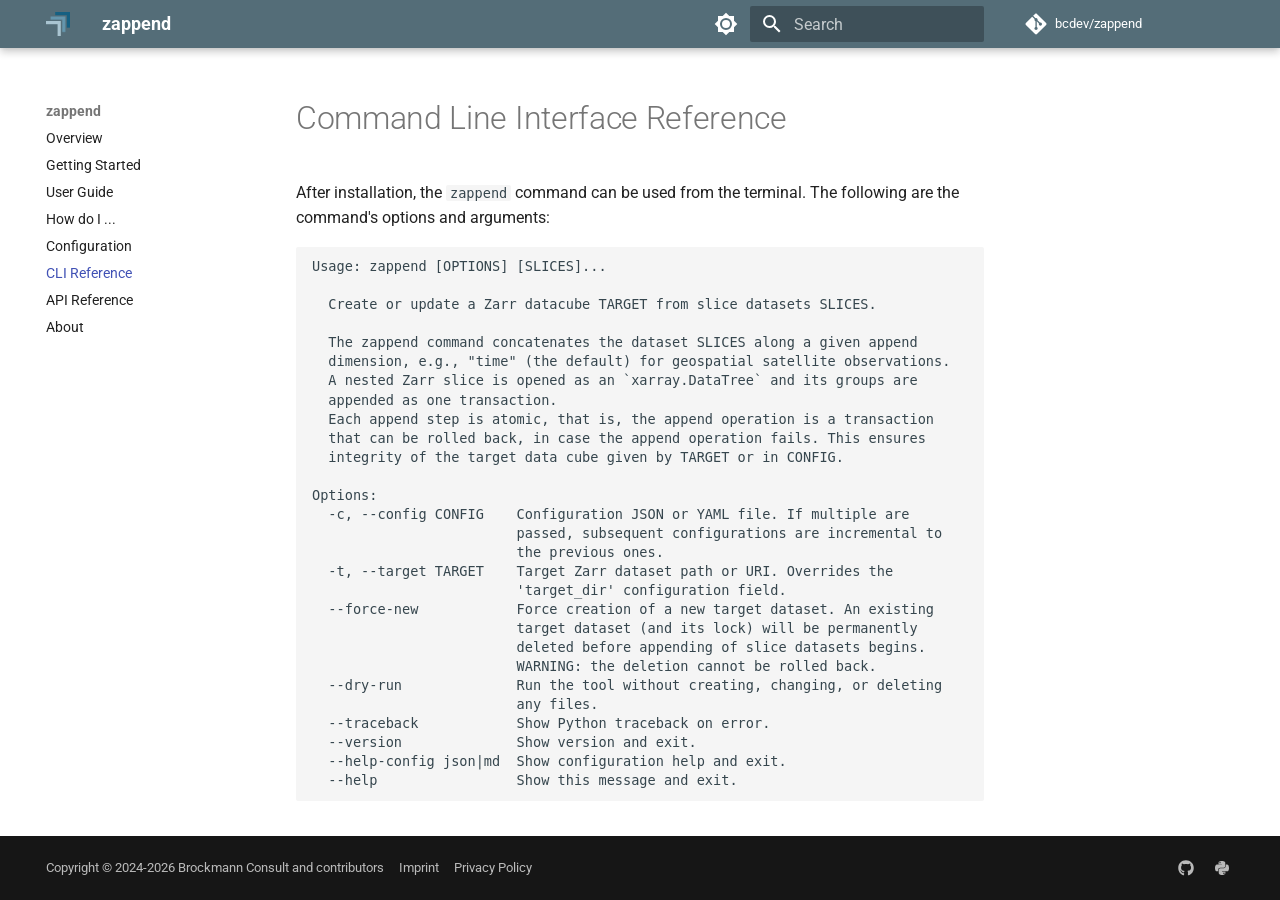
<file: cli/index.html>
<!doctype html>
<html lang="en" class="no-js">
  <head>
    
      <meta charset="utf-8">
      <meta name="viewport" content="width=device-width,initial-scale=1">
      
      
      
      
        <link rel="prev" href="../config/">
      
      
        <link rel="next" href="../api/">
      
      
        
      
      
      <link rel="icon" href="../assets/logo-small.png">
      <meta name="generator" content="mkdocs-1.6.1, mkdocs-material-9.8.0">
    
    
      
        <title>CLI Reference - zappend</title>
      
    
    
      <link rel="stylesheet" href="../assets/stylesheets/main.57a0d79d.min.css">
      
        
        <link rel="stylesheet" href="../assets/stylesheets/palette.fb2fffe2.min.css">
      
      


    
    
      
    
    
      
    
    
      <link rel="stylesheet" href="../assets/_mkdocstrings.css">
    
      <link rel="stylesheet" href="../stylesheet/extra.css">
    
    <script>__md_scope=new URL("..",location),__md_hash=e=>[...e].reduce(((e,_)=>(e<<5)-e+_.charCodeAt(0)),0),__md_get=(e,_=localStorage,t=__md_scope)=>JSON.parse(_.getItem(t.pathname+"."+e)),__md_set=(e,_,t=localStorage,a=__md_scope)=>{try{t.setItem(a.pathname+"."+e,JSON.stringify(_))}catch(e){}}</script>
    
      

    
    
  </head>
  
  
    
    
      
    
    
    
    
    <body dir="ltr" data-md-color-scheme="default" data-md-color-primary="blue-grey" data-md-color-accent="indigo">
  
    
    <input class="md-toggle" data-md-toggle="drawer" type="checkbox" id="__drawer" autocomplete="off">
    <input class="md-toggle" data-md-toggle="search" type="checkbox" id="__search" autocomplete="off">
    <label class="md-overlay" for="__drawer"></label>
    <div data-md-component="skip">
      
        
        <a href="#command-line-interface-reference" class="md-skip">
          Skip to content
        </a>
      
    </div>
    <div data-md-component="announce">
      
    </div>
    
    
      

  

<header class="md-header md-header--shadow" data-md-component="header">
  <nav class="md-header__inner md-grid" aria-label="Header">
    <a href=".." title="zappend" class="md-header__button md-logo" aria-label="zappend" data-md-component="logo">
      
  <img src="../assets/logo.png" alt="logo">

    </a>
    <label class="md-header__button md-icon" for="__drawer">
      
      <svg xmlns="http://www.w3.org/2000/svg" viewBox="0 0 24 24"><path d="M3 6h18v2H3zm0 5h18v2H3zm0 5h18v2H3z"/></svg>
    </label>
    <div class="md-header__title" data-md-component="header-title">
      <div class="md-header__ellipsis">
        <div class="md-header__topic">
          <span class="md-ellipsis">
            zappend
          </span>
        </div>
        <div class="md-header__topic" data-md-component="header-topic">
          <span class="md-ellipsis">
            
              CLI Reference
            
          </span>
        </div>
      </div>
    </div>
    
      
        <form class="md-header__option" data-md-component="palette">
  
    
    
    
    <input class="md-option" data-md-color-media="" data-md-color-scheme="default" data-md-color-primary="blue-grey" data-md-color-accent="indigo"  aria-label="Switch to dark mode"  type="radio" name="__palette" id="__palette_0">
    
      <label class="md-header__button md-icon" title="Switch to dark mode" for="__palette_1" hidden>
        <svg xmlns="http://www.w3.org/2000/svg" viewBox="0 0 24 24"><path d="M12 8a4 4 0 0 0-4 4 4 4 0 0 0 4 4 4 4 0 0 0 4-4 4 4 0 0 0-4-4m0 10a6 6 0 0 1-6-6 6 6 0 0 1 6-6 6 6 0 0 1 6 6 6 6 0 0 1-6 6m8-9.31V4h-4.69L12 .69 8.69 4H4v4.69L.69 12 4 15.31V20h4.69L12 23.31 15.31 20H20v-4.69L23.31 12z"/></svg>
      </label>
    
  
    
    
    
    <input class="md-option" data-md-color-media="" data-md-color-scheme="slate" data-md-color-primary="blue-grey" data-md-color-accent="indigo"  aria-label="Switch to light mode"  type="radio" name="__palette" id="__palette_1">
    
      <label class="md-header__button md-icon" title="Switch to light mode" for="__palette_0" hidden>
        <svg xmlns="http://www.w3.org/2000/svg" viewBox="0 0 24 24"><path d="M12 18c-.89 0-1.74-.2-2.5-.55C11.56 16.5 13 14.42 13 12s-1.44-4.5-3.5-5.45C10.26 6.2 11.11 6 12 6a6 6 0 0 1 6 6 6 6 0 0 1-6 6m8-9.31V4h-4.69L12 .69 8.69 4H4v4.69L.69 12 4 15.31V20h4.69L12 23.31 15.31 20H20v-4.69L23.31 12z"/></svg>
      </label>
    
  
</form>
      
    
    
      <script>var palette=__md_get("__palette");if(palette&&palette.color){if("(prefers-color-scheme)"===palette.color.media){var media=matchMedia("(prefers-color-scheme: light)"),input=document.querySelector(media.matches?"[data-md-color-media='(prefers-color-scheme: light)']":"[data-md-color-media='(prefers-color-scheme: dark)']");palette.color.media=input.getAttribute("data-md-color-media"),palette.color.scheme=input.getAttribute("data-md-color-scheme"),palette.color.primary=input.getAttribute("data-md-color-primary"),palette.color.accent=input.getAttribute("data-md-color-accent")}for(var[key,value]of Object.entries(palette.color))document.body.setAttribute("data-md-color-"+key,value)}</script>
    
    
    
      
      
        <label class="md-header__button md-icon" for="__search">
          
          <svg xmlns="http://www.w3.org/2000/svg" viewBox="0 0 24 24"><path d="M9.5 3A6.5 6.5 0 0 1 16 9.5c0 1.61-.59 3.09-1.56 4.23l.27.27h.79l5 5-1.5 1.5-5-5v-.79l-.27-.27A6.52 6.52 0 0 1 9.5 16 6.5 6.5 0 0 1 3 9.5 6.5 6.5 0 0 1 9.5 3m0 2C7 5 5 7 5 9.5S7 14 9.5 14 14 12 14 9.5 12 5 9.5 5"/></svg>
        </label>
        <div class="md-search" data-md-component="search" role="dialog">
  <label class="md-search__overlay" for="__search"></label>
  <div class="md-search__inner" role="search">
    <form class="md-search__form" name="search">
      <input type="text" class="md-search__input" name="query" aria-label="Search" placeholder="Search" autocapitalize="off" autocorrect="off" autocomplete="off" spellcheck="false" data-md-component="search-query" required>
      <label class="md-search__icon md-icon" for="__search">
        
        <svg xmlns="http://www.w3.org/2000/svg" viewBox="0 0 24 24"><path d="M9.5 3A6.5 6.5 0 0 1 16 9.5c0 1.61-.59 3.09-1.56 4.23l.27.27h.79l5 5-1.5 1.5-5-5v-.79l-.27-.27A6.52 6.52 0 0 1 9.5 16 6.5 6.5 0 0 1 3 9.5 6.5 6.5 0 0 1 9.5 3m0 2C7 5 5 7 5 9.5S7 14 9.5 14 14 12 14 9.5 12 5 9.5 5"/></svg>
        
        <svg xmlns="http://www.w3.org/2000/svg" viewBox="0 0 24 24"><path d="M20 11v2H8l5.5 5.5-1.42 1.42L4.16 12l7.92-7.92L13.5 5.5 8 11z"/></svg>
      </label>
      <nav class="md-search__options" aria-label="Search">
        
        <button type="reset" class="md-search__icon md-icon" title="Clear" aria-label="Clear" tabindex="-1">
          
          <svg xmlns="http://www.w3.org/2000/svg" viewBox="0 0 24 24"><path d="M19 6.41 17.59 5 12 10.59 6.41 5 5 6.41 10.59 12 5 17.59 6.41 19 12 13.41 17.59 19 19 17.59 13.41 12z"/></svg>
        </button>
      </nav>
      
    </form>
    <div class="md-search__output">
      <div class="md-search__scrollwrap" tabindex="0" data-md-scrollfix>
        <div class="md-search-result" data-md-component="search-result">
          <div class="md-search-result__meta">
            Initializing search
          </div>
          <ol class="md-search-result__list" role="presentation"></ol>
        </div>
      </div>
    </div>
  </div>
</div>
      
    
    
      <div class="md-header__source">
        <a href="https://github.com/bcdev/zappend" title="Go to repository" class="md-source" data-md-component="source">
  <div class="md-source__icon md-icon">
    
    <svg xmlns="http://www.w3.org/2000/svg" viewBox="0 0 448 512"><!--! Font Awesome Free 7.1.0 by @fontawesome - https://fontawesome.com License - https://fontawesome.com/license/free (Icons: CC BY 4.0, Fonts: SIL OFL 1.1, Code: MIT License) Copyright 2025 Fonticons, Inc.--><path d="M439.6 236.1 244 40.5c-5.4-5.5-12.8-8.5-20.4-8.5s-15 3-20.4 8.4L162.5 81l51.5 51.5c27.1-9.1 52.7 16.8 43.4 43.7l49.7 49.7c34.2-11.8 61.2 31 35.5 56.7-26.5 26.5-70.2-2.9-56-37.3L240.3 199v121.9c25.3 12.5 22.3 41.8 9.1 55-6.4 6.4-15.2 10.1-24.3 10.1s-17.8-3.6-24.3-10.1c-17.6-17.6-11.1-46.9 11.2-56v-123c-20.8-8.5-24.6-30.7-18.6-45L142.6 101 8.5 235.1C3 240.6 0 247.9 0 255.5s3 15 8.5 20.4l195.6 195.7c5.4 5.4 12.7 8.4 20.4 8.4s15-3 20.4-8.4l194.7-194.7c5.4-5.4 8.4-12.8 8.4-20.4s-3-15-8.4-20.4"/></svg>
  </div>
  <div class="md-source__repository">
    bcdev/zappend
  </div>
</a>
      </div>
    
  </nav>
  
</header>
    
    <div class="md-container" data-md-component="container">
      
      
        
          
        
      
      <main class="md-main" data-md-component="main">
        <div class="md-main__inner md-grid">
          
            
              
              <div class="md-sidebar md-sidebar--primary" data-md-component="sidebar" data-md-type="navigation" >
                <div class="md-sidebar__scrollwrap">
                  <div class="md-sidebar__inner">
                    



<nav class="md-nav md-nav--primary" aria-label="Navigation" data-md-level="0">
  <label class="md-nav__title" for="__drawer">
    <a href=".." title="zappend" class="md-nav__button md-logo" aria-label="zappend" data-md-component="logo">
      
  <img src="../assets/logo.png" alt="logo">

    </a>
    zappend
  </label>
  
    <div class="md-nav__source">
      <a href="https://github.com/bcdev/zappend" title="Go to repository" class="md-source" data-md-component="source">
  <div class="md-source__icon md-icon">
    
    <svg xmlns="http://www.w3.org/2000/svg" viewBox="0 0 448 512"><!--! Font Awesome Free 7.1.0 by @fontawesome - https://fontawesome.com License - https://fontawesome.com/license/free (Icons: CC BY 4.0, Fonts: SIL OFL 1.1, Code: MIT License) Copyright 2025 Fonticons, Inc.--><path d="M439.6 236.1 244 40.5c-5.4-5.5-12.8-8.5-20.4-8.5s-15 3-20.4 8.4L162.5 81l51.5 51.5c27.1-9.1 52.7 16.8 43.4 43.7l49.7 49.7c34.2-11.8 61.2 31 35.5 56.7-26.5 26.5-70.2-2.9-56-37.3L240.3 199v121.9c25.3 12.5 22.3 41.8 9.1 55-6.4 6.4-15.2 10.1-24.3 10.1s-17.8-3.6-24.3-10.1c-17.6-17.6-11.1-46.9 11.2-56v-123c-20.8-8.5-24.6-30.7-18.6-45L142.6 101 8.5 235.1C3 240.6 0 247.9 0 255.5s3 15 8.5 20.4l195.6 195.7c5.4 5.4 12.7 8.4 20.4 8.4s15-3 20.4-8.4l194.7-194.7c5.4-5.4 8.4-12.8 8.4-20.4s-3-15-8.4-20.4"/></svg>
  </div>
  <div class="md-source__repository">
    bcdev/zappend
  </div>
</a>
    </div>
  
  <ul class="md-nav__list" data-md-scrollfix>
    
      
      
  
  
  
  
    <li class="md-nav__item">
      <a href=".." class="md-nav__link">
        
  
  
  <span class="md-ellipsis">
    
  
    Overview
  

    
  </span>
  
  

      </a>
    </li>
  

    
      
      
  
  
  
  
    <li class="md-nav__item">
      <a href="../start/" class="md-nav__link">
        
  
  
  <span class="md-ellipsis">
    
  
    Getting Started
  

    
  </span>
  
  

      </a>
    </li>
  

    
      
      
  
  
  
  
    <li class="md-nav__item">
      <a href="../guide/" class="md-nav__link">
        
  
  
  <span class="md-ellipsis">
    
  
    User Guide
  

    
  </span>
  
  

      </a>
    </li>
  

    
      
      
  
  
  
  
    <li class="md-nav__item">
      <a href="../howdoi/" class="md-nav__link">
        
  
  
  <span class="md-ellipsis">
    
  
    How do I ...
  

    
  </span>
  
  

      </a>
    </li>
  

    
      
      
  
  
  
  
    <li class="md-nav__item">
      <a href="../config/" class="md-nav__link">
        
  
  
  <span class="md-ellipsis">
    
  
    Configuration
  

    
  </span>
  
  

      </a>
    </li>
  

    
      
      
  
  
    
  
  
  
    <li class="md-nav__item md-nav__item--active">
      
      <input class="md-nav__toggle md-toggle" type="checkbox" id="__toc">
      
      
        
      
      
      <a href="./" class="md-nav__link md-nav__link--active">
        
  
  
  <span class="md-ellipsis">
    
  
    CLI Reference
  

    
  </span>
  
  

      </a>
      
    </li>
  

    
      
      
  
  
  
  
    <li class="md-nav__item">
      <a href="../api/" class="md-nav__link">
        
  
  
  <span class="md-ellipsis">
    
  
    API Reference
  

    
  </span>
  
  

      </a>
    </li>
  

    
      
      
  
  
  
  
    <li class="md-nav__item">
      <a href="../about/" class="md-nav__link">
        
  
  
  <span class="md-ellipsis">
    
  
    About
  

    
  </span>
  
  

      </a>
    </li>
  

    
  </ul>
</nav>
                  </div>
                </div>
              </div>
            
            
              
              <div class="md-sidebar md-sidebar--secondary" data-md-component="sidebar" data-md-type="toc" >
                <div class="md-sidebar__scrollwrap">
                  <div class="md-sidebar__inner">
                    

<nav class="md-nav md-nav--secondary" aria-label="Table of contents">
  
  
  
    
  
  
</nav>
                  </div>
                </div>
              </div>
            
          
          
            <div class="md-content" data-md-component="content">
              
              <article class="md-content__inner md-typeset">
                
                  


  
  


<h1 id="command-line-interface-reference">Command Line Interface Reference</h1>
<p>After installation, the <code>zappend</code> command can be used from the terminal. 
The following are the command's options and arguments:</p>
<div class="highlight"><pre><span></span><code>Usage: zappend [OPTIONS] [SLICES]...

  Create or update a Zarr datacube TARGET from slice datasets SLICES.

  The zappend command concatenates the dataset SLICES along a given append
  dimension, e.g., "time" (the default) for geospatial satellite observations.
  A nested Zarr slice is opened as an `xarray.DataTree` and its groups are
  appended as one transaction.
  Each append step is atomic, that is, the append operation is a transaction
  that can be rolled back, in case the append operation fails. This ensures
  integrity of the target data cube given by TARGET or in CONFIG.

Options:
  -c, --config CONFIG    Configuration JSON or YAML file. If multiple are
                         passed, subsequent configurations are incremental to
                         the previous ones.
  -t, --target TARGET    Target Zarr dataset path or URI. Overrides the
                         'target_dir' configuration field.
  --force-new            Force creation of a new target dataset. An existing
                         target dataset (and its lock) will be permanently
                         deleted before appending of slice datasets begins.
                         WARNING: the deletion cannot be rolled back.
  --dry-run              Run the tool without creating, changing, or deleting
                         any files.
  --traceback            Show Python traceback on error.
  --version              Show version and exit.
  --help-config json|md  Show configuration help and exit.
  --help                 Show this message and exit.
</code></pre></div>












                
              </article>
            </div>
          
          
<script>var target=document.getElementById(location.hash.slice(1));target&&target.name&&(target.checked=target.name.startsWith("__tabbed_"))</script>
        </div>
        
      </main>
      
        <footer class="md-footer">
  
  <div class="md-footer-meta md-typeset">
    <div class="md-footer-meta__inner md-grid">
      <!--
  ~ Copyright © 2024-2026 Brockmann Consult and contributors
  ~ Permissions are hereby granted under the terms of the MIT License:
  ~ https://opensource.org/licenses/MIT.
  -->

<div class="md-copyright">
  
    <div class="md-copyright__highlight">
      Copyright &copy; 2024-2026 Brockmann Consult and contributors
      
        &nbsp;&nbsp;&nbsp;
        <a href="https://www.brockmann-consult.de/imprint/" rel="noopener">Imprint</a>
      
        &nbsp;&nbsp;&nbsp;
        <a href="https://www.brockmann-consult.de/privacy-policy-documentation-pages/" rel="noopener">Privacy Policy</a>
      
    </div>
  
</div>
      
        
<div class="md-social">
  
    
    
    
    
      
      
    
    <a href="https://github.com/bcdev/zappend" target="_blank" rel="noopener" title="github.com" class="md-social__link">
      <svg xmlns="http://www.w3.org/2000/svg" viewBox="0 0 512 512"><!--! Font Awesome Free 7.1.0 by @fontawesome - https://fontawesome.com License - https://fontawesome.com/license/free (Icons: CC BY 4.0, Fonts: SIL OFL 1.1, Code: MIT License) Copyright 2025 Fonticons, Inc.--><path d="M173.9 397.4c0 2-2.3 3.6-5.2 3.6-3.3.3-5.6-1.3-5.6-3.6 0-2 2.3-3.6 5.2-3.6 3-.3 5.6 1.3 5.6 3.6m-31.1-4.5c-.7 2 1.3 4.3 4.3 4.9 2.6 1 5.6 0 6.2-2s-1.3-4.3-4.3-5.2c-2.6-.7-5.5.3-6.2 2.3m44.2-1.7c-2.9.7-4.9 2.6-4.6 4.9.3 2 2.9 3.3 5.9 2.6 2.9-.7 4.9-2.6 4.6-4.6-.3-1.9-3-3.2-5.9-2.9M252.8 8C114.1 8 8 113.3 8 252c0 110.9 69.8 205.8 169.5 239.2 12.8 2.3 17.3-5.6 17.3-12.1 0-6.2-.3-40.4-.3-61.4 0 0-70 15-84.7-29.8 0 0-11.4-29.1-27.8-36.6 0 0-22.9-15.7 1.6-15.4 0 0 24.9 2 38.6 25.8 21.9 38.6 58.6 27.5 72.9 20.9 2.3-16 8.8-27.1 16-33.7-55.9-6.2-112.3-14.3-112.3-110.5 0-27.5 7.6-41.3 23.6-58.9-2.6-6.5-11.1-33.3 2.6-67.9 20.9-6.5 69 27 69 27 20-5.6 41.5-8.5 62.8-8.5s42.8 2.9 62.8 8.5c0 0 48.1-33.6 69-27 13.7 34.7 5.2 61.4 2.6 67.9 16 17.7 25.8 31.5 25.8 58.9 0 96.5-58.9 104.2-114.8 110.5 9.2 7.9 17 22.9 17 46.4 0 33.7-.3 75.4-.3 83.6 0 6.5 4.6 14.4 17.3 12.1C436.2 457.8 504 362.9 504 252 504 113.3 391.5 8 252.8 8M105.2 352.9c-1.3 1-1 3.3.7 5.2 1.6 1.6 3.9 2.3 5.2 1 1.3-1 1-3.3-.7-5.2-1.6-1.6-3.9-2.3-5.2-1m-10.8-8.1c-.7 1.3.3 2.9 2.3 3.9 1.6 1 3.6.7 4.3-.7.7-1.3-.3-2.9-2.3-3.9-2-.6-3.6-.3-4.3.7m32.4 35.6c-1.6 1.3-1 4.3 1.3 6.2 2.3 2.3 5.2 2.6 6.5 1 1.3-1.3.7-4.3-1.3-6.2-2.2-2.3-5.2-2.6-6.5-1m-11.4-14.7c-1.6 1-1.6 3.6 0 5.9s4.3 3.3 5.6 2.3c1.6-1.3 1.6-3.9 0-6.2-1.4-2.3-4-3.3-5.6-2"/></svg>
    </a>
  
    
    
    
    
      
      
    
    <a href="https://pypi.org/project/zappend/" target="_blank" rel="noopener" title="pypi.org" class="md-social__link">
      <svg xmlns="http://www.w3.org/2000/svg" viewBox="0 0 448 512"><!--! Font Awesome Free 7.1.0 by @fontawesome - https://fontawesome.com License - https://fontawesome.com/license/free (Icons: CC BY 4.0, Fonts: SIL OFL 1.1, Code: MIT License) Copyright 2025 Fonticons, Inc.--><path d="M439.8 200.5c-7.7-30.9-22.3-54.2-53.4-54.2h-40.1v47.4c0 36.8-31.2 67.8-66.8 67.8H172.7c-29.2 0-53.4 25-53.4 54.3v101.8c0 29 25.2 46 53.4 54.3 33.8 9.9 66.3 11.7 106.8 0 26.9-7.8 53.4-23.5 53.4-54.3v-40.7H226.2v-13.6h160.2c31.1 0 42.6-21.7 53.4-54.2 11.2-33.5 10.7-65.7 0-108.6M286.2 444.7a20.4 20.4 0 1 1 0-40.7 20.4 20.4 0 1 1 0 40.7M167.8 248.1h106.8c29.7 0 53.4-24.5 53.4-54.3V91.9c0-29-24.4-50.7-53.4-55.6-35.8-5.9-74.7-5.6-106.8.1-45.2 8-53.4 24.7-53.4 55.6v40.7h106.9v13.6h-147c-31.1 0-58.3 18.7-66.8 54.2-9.8 40.7-10.2 66.1 0 108.6 7.6 31.6 25.7 54.2 56.8 54.2H101v-48.8c0-35.3 30.5-66.4 66.8-66.4m-6.6-183.4a20.4 20.4 0 1 1 0 40.8 20.4 20.4 0 1 1 0-40.8"/></svg>
    </a>
  
</div>
      
    </div>
  </div>
</footer>
      
    </div>
    <div class="md-dialog" data-md-component="dialog">
      <div class="md-dialog__inner md-typeset"></div>
    </div>
    
    
    
      
      
      <script id="__config" type="application/json">{"annotate": null, "base": "..", "features": [], "search": "../assets/javascripts/workers/search.a7633da7.min.js", "tags": null, "translations": {"clipboard.copied": "Copied to clipboard", "clipboard.copy": "Copy to clipboard", "search.result.more.one": "1 more on this page", "search.result.more.other": "# more on this page", "search.result.none": "No matching documents", "search.result.one": "1 matching document", "search.result.other": "# matching documents", "search.result.placeholder": "Type to start searching", "search.result.term.missing": "Missing", "select.version": "Select version"}, "version": null}</script>
    
    
      <script src="../assets/javascripts/bundle.c21346df.min.js"></script>
      
    
  </body>
</html>
</file>
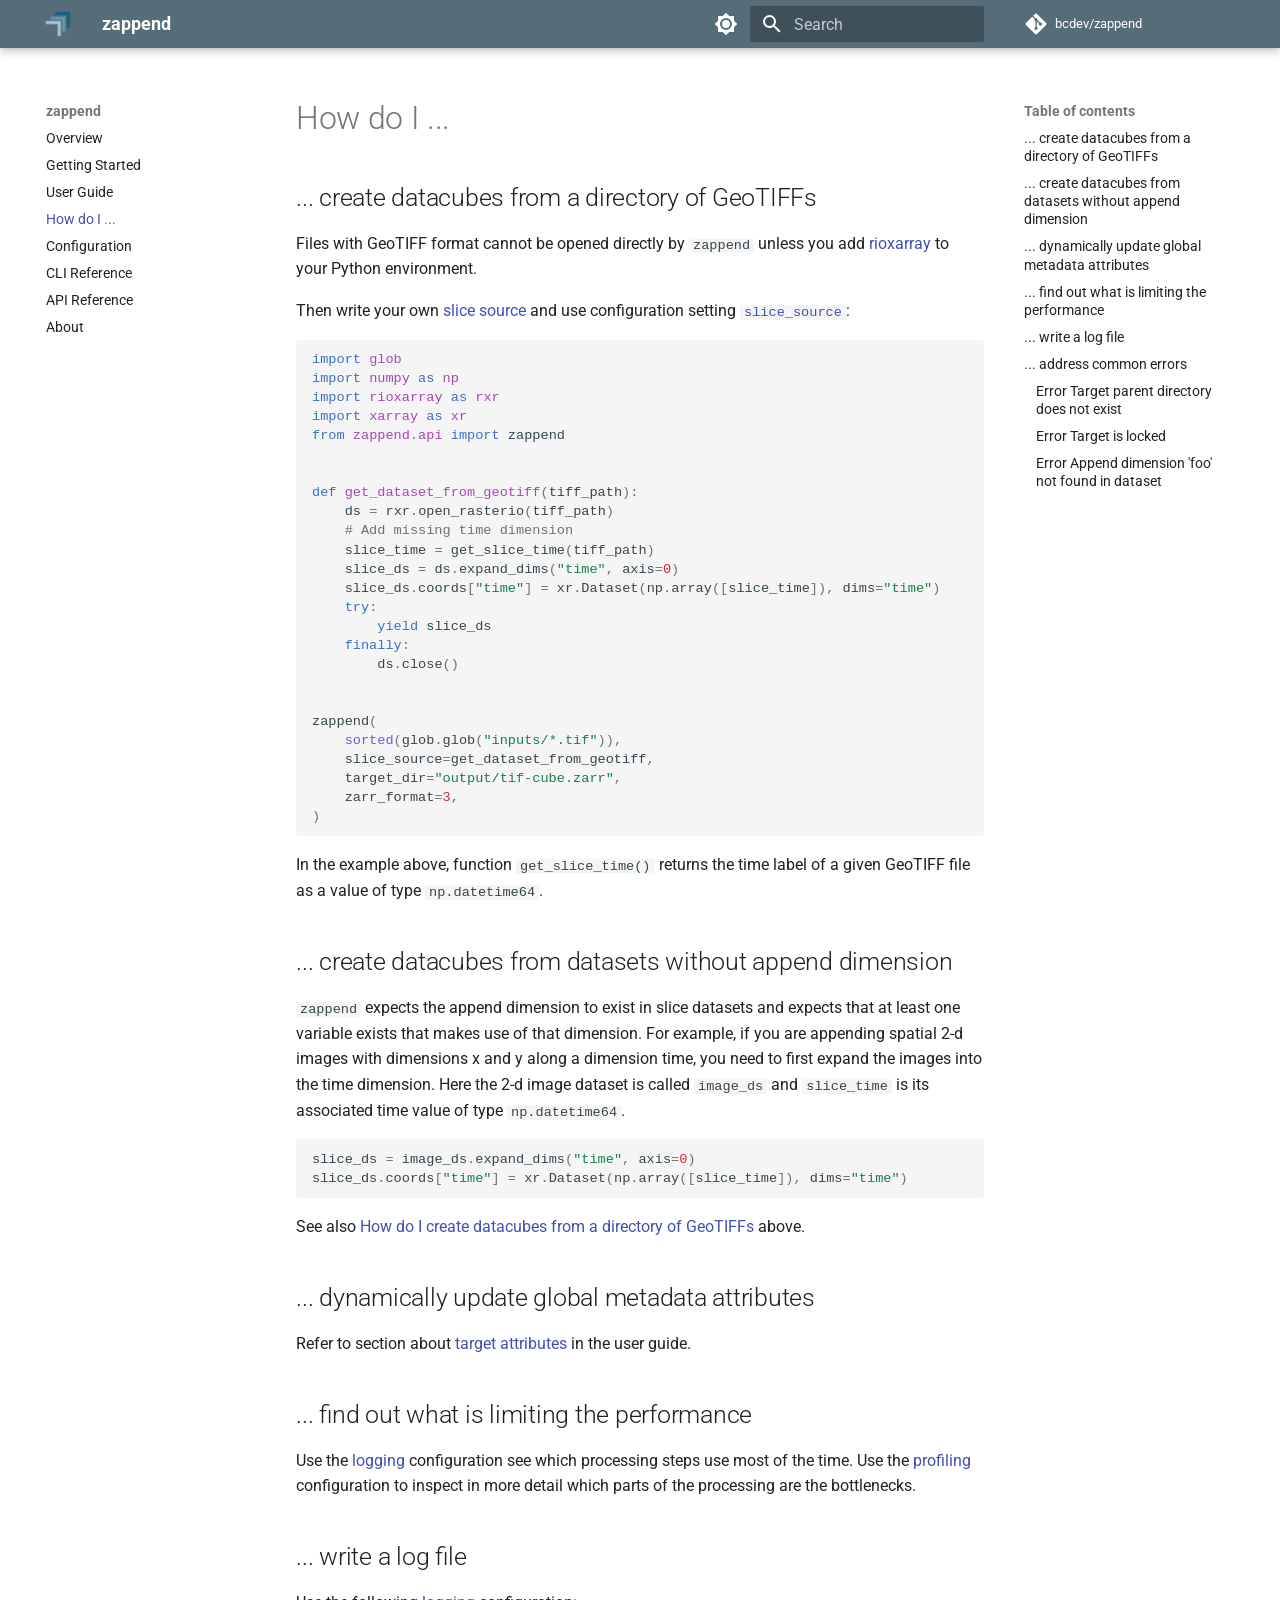
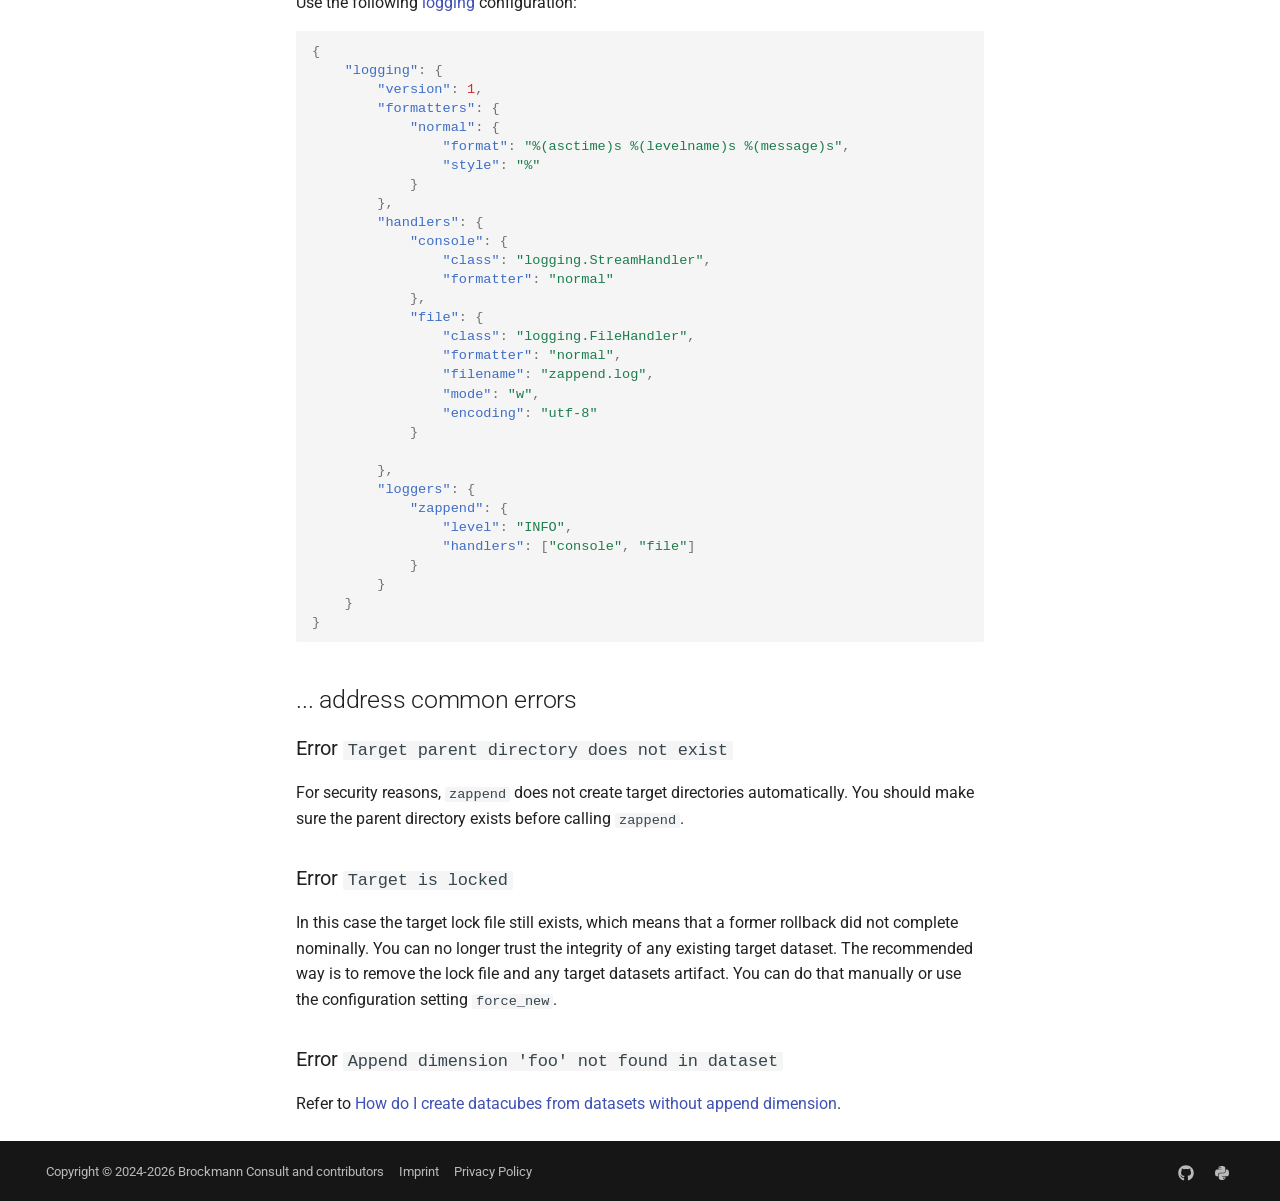
<file: howdoi/index.html>
<!doctype html>
<html lang="en" class="no-js">
  <head>
    
      <meta charset="utf-8">
      <meta name="viewport" content="width=device-width,initial-scale=1">
      
      
      
      
        <link rel="prev" href="../guide/">
      
      
        <link rel="next" href="../config/">
      
      
        
      
      
      <link rel="icon" href="../assets/logo-small.png">
      <meta name="generator" content="mkdocs-1.6.1, mkdocs-material-9.8.0">
    
    
      
        <title>How do I ... - zappend</title>
      
    
    
      <link rel="stylesheet" href="../assets/stylesheets/main.57a0d79d.min.css">
      
        
        <link rel="stylesheet" href="../assets/stylesheets/palette.fb2fffe2.min.css">
      
      


    
    
      
    
    
      
    
    
      <link rel="stylesheet" href="../assets/_mkdocstrings.css">
    
      <link rel="stylesheet" href="../stylesheet/extra.css">
    
    <script>__md_scope=new URL("..",location),__md_hash=e=>[...e].reduce(((e,_)=>(e<<5)-e+_.charCodeAt(0)),0),__md_get=(e,_=localStorage,t=__md_scope)=>JSON.parse(_.getItem(t.pathname+"."+e)),__md_set=(e,_,t=localStorage,a=__md_scope)=>{try{t.setItem(a.pathname+"."+e,JSON.stringify(_))}catch(e){}}</script>
    
      

    
    
  </head>
  
  
    
    
      
    
    
    
    
    <body dir="ltr" data-md-color-scheme="default" data-md-color-primary="blue-grey" data-md-color-accent="indigo">
  
    
    <input class="md-toggle" data-md-toggle="drawer" type="checkbox" id="__drawer" autocomplete="off">
    <input class="md-toggle" data-md-toggle="search" type="checkbox" id="__search" autocomplete="off">
    <label class="md-overlay" for="__drawer"></label>
    <div data-md-component="skip">
      
        
        <a href="#how-do-i" class="md-skip">
          Skip to content
        </a>
      
    </div>
    <div data-md-component="announce">
      
    </div>
    
    
      

  

<header class="md-header md-header--shadow" data-md-component="header">
  <nav class="md-header__inner md-grid" aria-label="Header">
    <a href=".." title="zappend" class="md-header__button md-logo" aria-label="zappend" data-md-component="logo">
      
  <img src="../assets/logo.png" alt="logo">

    </a>
    <label class="md-header__button md-icon" for="__drawer">
      
      <svg xmlns="http://www.w3.org/2000/svg" viewBox="0 0 24 24"><path d="M3 6h18v2H3zm0 5h18v2H3zm0 5h18v2H3z"/></svg>
    </label>
    <div class="md-header__title" data-md-component="header-title">
      <div class="md-header__ellipsis">
        <div class="md-header__topic">
          <span class="md-ellipsis">
            zappend
          </span>
        </div>
        <div class="md-header__topic" data-md-component="header-topic">
          <span class="md-ellipsis">
            
              How do I ...
            
          </span>
        </div>
      </div>
    </div>
    
      
        <form class="md-header__option" data-md-component="palette">
  
    
    
    
    <input class="md-option" data-md-color-media="" data-md-color-scheme="default" data-md-color-primary="blue-grey" data-md-color-accent="indigo"  aria-label="Switch to dark mode"  type="radio" name="__palette" id="__palette_0">
    
      <label class="md-header__button md-icon" title="Switch to dark mode" for="__palette_1" hidden>
        <svg xmlns="http://www.w3.org/2000/svg" viewBox="0 0 24 24"><path d="M12 8a4 4 0 0 0-4 4 4 4 0 0 0 4 4 4 4 0 0 0 4-4 4 4 0 0 0-4-4m0 10a6 6 0 0 1-6-6 6 6 0 0 1 6-6 6 6 0 0 1 6 6 6 6 0 0 1-6 6m8-9.31V4h-4.69L12 .69 8.69 4H4v4.69L.69 12 4 15.31V20h4.69L12 23.31 15.31 20H20v-4.69L23.31 12z"/></svg>
      </label>
    
  
    
    
    
    <input class="md-option" data-md-color-media="" data-md-color-scheme="slate" data-md-color-primary="blue-grey" data-md-color-accent="indigo"  aria-label="Switch to light mode"  type="radio" name="__palette" id="__palette_1">
    
      <label class="md-header__button md-icon" title="Switch to light mode" for="__palette_0" hidden>
        <svg xmlns="http://www.w3.org/2000/svg" viewBox="0 0 24 24"><path d="M12 18c-.89 0-1.74-.2-2.5-.55C11.56 16.5 13 14.42 13 12s-1.44-4.5-3.5-5.45C10.26 6.2 11.11 6 12 6a6 6 0 0 1 6 6 6 6 0 0 1-6 6m8-9.31V4h-4.69L12 .69 8.69 4H4v4.69L.69 12 4 15.31V20h4.69L12 23.31 15.31 20H20v-4.69L23.31 12z"/></svg>
      </label>
    
  
</form>
      
    
    
      <script>var palette=__md_get("__palette");if(palette&&palette.color){if("(prefers-color-scheme)"===palette.color.media){var media=matchMedia("(prefers-color-scheme: light)"),input=document.querySelector(media.matches?"[data-md-color-media='(prefers-color-scheme: light)']":"[data-md-color-media='(prefers-color-scheme: dark)']");palette.color.media=input.getAttribute("data-md-color-media"),palette.color.scheme=input.getAttribute("data-md-color-scheme"),palette.color.primary=input.getAttribute("data-md-color-primary"),palette.color.accent=input.getAttribute("data-md-color-accent")}for(var[key,value]of Object.entries(palette.color))document.body.setAttribute("data-md-color-"+key,value)}</script>
    
    
    
      
      
        <label class="md-header__button md-icon" for="__search">
          
          <svg xmlns="http://www.w3.org/2000/svg" viewBox="0 0 24 24"><path d="M9.5 3A6.5 6.5 0 0 1 16 9.5c0 1.61-.59 3.09-1.56 4.23l.27.27h.79l5 5-1.5 1.5-5-5v-.79l-.27-.27A6.52 6.52 0 0 1 9.5 16 6.5 6.5 0 0 1 3 9.5 6.5 6.5 0 0 1 9.5 3m0 2C7 5 5 7 5 9.5S7 14 9.5 14 14 12 14 9.5 12 5 9.5 5"/></svg>
        </label>
        <div class="md-search" data-md-component="search" role="dialog">
  <label class="md-search__overlay" for="__search"></label>
  <div class="md-search__inner" role="search">
    <form class="md-search__form" name="search">
      <input type="text" class="md-search__input" name="query" aria-label="Search" placeholder="Search" autocapitalize="off" autocorrect="off" autocomplete="off" spellcheck="false" data-md-component="search-query" required>
      <label class="md-search__icon md-icon" for="__search">
        
        <svg xmlns="http://www.w3.org/2000/svg" viewBox="0 0 24 24"><path d="M9.5 3A6.5 6.5 0 0 1 16 9.5c0 1.61-.59 3.09-1.56 4.23l.27.27h.79l5 5-1.5 1.5-5-5v-.79l-.27-.27A6.52 6.52 0 0 1 9.5 16 6.5 6.5 0 0 1 3 9.5 6.5 6.5 0 0 1 9.5 3m0 2C7 5 5 7 5 9.5S7 14 9.5 14 14 12 14 9.5 12 5 9.5 5"/></svg>
        
        <svg xmlns="http://www.w3.org/2000/svg" viewBox="0 0 24 24"><path d="M20 11v2H8l5.5 5.5-1.42 1.42L4.16 12l7.92-7.92L13.5 5.5 8 11z"/></svg>
      </label>
      <nav class="md-search__options" aria-label="Search">
        
        <button type="reset" class="md-search__icon md-icon" title="Clear" aria-label="Clear" tabindex="-1">
          
          <svg xmlns="http://www.w3.org/2000/svg" viewBox="0 0 24 24"><path d="M19 6.41 17.59 5 12 10.59 6.41 5 5 6.41 10.59 12 5 17.59 6.41 19 12 13.41 17.59 19 19 17.59 13.41 12z"/></svg>
        </button>
      </nav>
      
    </form>
    <div class="md-search__output">
      <div class="md-search__scrollwrap" tabindex="0" data-md-scrollfix>
        <div class="md-search-result" data-md-component="search-result">
          <div class="md-search-result__meta">
            Initializing search
          </div>
          <ol class="md-search-result__list" role="presentation"></ol>
        </div>
      </div>
    </div>
  </div>
</div>
      
    
    
      <div class="md-header__source">
        <a href="https://github.com/bcdev/zappend" title="Go to repository" class="md-source" data-md-component="source">
  <div class="md-source__icon md-icon">
    
    <svg xmlns="http://www.w3.org/2000/svg" viewBox="0 0 448 512"><!--! Font Awesome Free 7.1.0 by @fontawesome - https://fontawesome.com License - https://fontawesome.com/license/free (Icons: CC BY 4.0, Fonts: SIL OFL 1.1, Code: MIT License) Copyright 2025 Fonticons, Inc.--><path d="M439.6 236.1 244 40.5c-5.4-5.5-12.8-8.5-20.4-8.5s-15 3-20.4 8.4L162.5 81l51.5 51.5c27.1-9.1 52.7 16.8 43.4 43.7l49.7 49.7c34.2-11.8 61.2 31 35.5 56.7-26.5 26.5-70.2-2.9-56-37.3L240.3 199v121.9c25.3 12.5 22.3 41.8 9.1 55-6.4 6.4-15.2 10.1-24.3 10.1s-17.8-3.6-24.3-10.1c-17.6-17.6-11.1-46.9 11.2-56v-123c-20.8-8.5-24.6-30.7-18.6-45L142.6 101 8.5 235.1C3 240.6 0 247.9 0 255.5s3 15 8.5 20.4l195.6 195.7c5.4 5.4 12.7 8.4 20.4 8.4s15-3 20.4-8.4l194.7-194.7c5.4-5.4 8.4-12.8 8.4-20.4s-3-15-8.4-20.4"/></svg>
  </div>
  <div class="md-source__repository">
    bcdev/zappend
  </div>
</a>
      </div>
    
  </nav>
  
</header>
    
    <div class="md-container" data-md-component="container">
      
      
        
          
        
      
      <main class="md-main" data-md-component="main">
        <div class="md-main__inner md-grid">
          
            
              
              <div class="md-sidebar md-sidebar--primary" data-md-component="sidebar" data-md-type="navigation" >
                <div class="md-sidebar__scrollwrap">
                  <div class="md-sidebar__inner">
                    



<nav class="md-nav md-nav--primary" aria-label="Navigation" data-md-level="0">
  <label class="md-nav__title" for="__drawer">
    <a href=".." title="zappend" class="md-nav__button md-logo" aria-label="zappend" data-md-component="logo">
      
  <img src="../assets/logo.png" alt="logo">

    </a>
    zappend
  </label>
  
    <div class="md-nav__source">
      <a href="https://github.com/bcdev/zappend" title="Go to repository" class="md-source" data-md-component="source">
  <div class="md-source__icon md-icon">
    
    <svg xmlns="http://www.w3.org/2000/svg" viewBox="0 0 448 512"><!--! Font Awesome Free 7.1.0 by @fontawesome - https://fontawesome.com License - https://fontawesome.com/license/free (Icons: CC BY 4.0, Fonts: SIL OFL 1.1, Code: MIT License) Copyright 2025 Fonticons, Inc.--><path d="M439.6 236.1 244 40.5c-5.4-5.5-12.8-8.5-20.4-8.5s-15 3-20.4 8.4L162.5 81l51.5 51.5c27.1-9.1 52.7 16.8 43.4 43.7l49.7 49.7c34.2-11.8 61.2 31 35.5 56.7-26.5 26.5-70.2-2.9-56-37.3L240.3 199v121.9c25.3 12.5 22.3 41.8 9.1 55-6.4 6.4-15.2 10.1-24.3 10.1s-17.8-3.6-24.3-10.1c-17.6-17.6-11.1-46.9 11.2-56v-123c-20.8-8.5-24.6-30.7-18.6-45L142.6 101 8.5 235.1C3 240.6 0 247.9 0 255.5s3 15 8.5 20.4l195.6 195.7c5.4 5.4 12.7 8.4 20.4 8.4s15-3 20.4-8.4l194.7-194.7c5.4-5.4 8.4-12.8 8.4-20.4s-3-15-8.4-20.4"/></svg>
  </div>
  <div class="md-source__repository">
    bcdev/zappend
  </div>
</a>
    </div>
  
  <ul class="md-nav__list" data-md-scrollfix>
    
      
      
  
  
  
  
    <li class="md-nav__item">
      <a href=".." class="md-nav__link">
        
  
  
  <span class="md-ellipsis">
    
  
    Overview
  

    
  </span>
  
  

      </a>
    </li>
  

    
      
      
  
  
  
  
    <li class="md-nav__item">
      <a href="../start/" class="md-nav__link">
        
  
  
  <span class="md-ellipsis">
    
  
    Getting Started
  

    
  </span>
  
  

      </a>
    </li>
  

    
      
      
  
  
  
  
    <li class="md-nav__item">
      <a href="../guide/" class="md-nav__link">
        
  
  
  <span class="md-ellipsis">
    
  
    User Guide
  

    
  </span>
  
  

      </a>
    </li>
  

    
      
      
  
  
    
  
  
  
    <li class="md-nav__item md-nav__item--active">
      
      <input class="md-nav__toggle md-toggle" type="checkbox" id="__toc">
      
      
        
      
      
        <label class="md-nav__link md-nav__link--active" for="__toc">
          
  
  
  <span class="md-ellipsis">
    
  
    How do I ...
  

    
  </span>
  
  

          <span class="md-nav__icon md-icon"></span>
        </label>
      
      <a href="./" class="md-nav__link md-nav__link--active">
        
  
  
  <span class="md-ellipsis">
    
  
    How do I ...
  

    
  </span>
  
  

      </a>
      
        

<nav class="md-nav md-nav--secondary" aria-label="Table of contents">
  
  
  
    
  
  
    <label class="md-nav__title" for="__toc">
      <span class="md-nav__icon md-icon"></span>
      Table of contents
    </label>
    <ul class="md-nav__list" data-md-component="toc" data-md-scrollfix>
      
        <li class="md-nav__item">
  <a href="#create-datacubes-from-a-directory-of-geotiffs" class="md-nav__link">
    <span class="md-ellipsis">
      
        ... create datacubes from a directory of GeoTIFFs
      
    </span>
  </a>
  
</li>
      
        <li class="md-nav__item">
  <a href="#create-datacubes-from-datasets-without-append-dimension" class="md-nav__link">
    <span class="md-ellipsis">
      
        ... create datacubes from datasets without append dimension
      
    </span>
  </a>
  
</li>
      
        <li class="md-nav__item">
  <a href="#dynamically-update-global-metadata-attributes" class="md-nav__link">
    <span class="md-ellipsis">
      
        ... dynamically update global metadata attributes
      
    </span>
  </a>
  
</li>
      
        <li class="md-nav__item">
  <a href="#find-out-what-is-limiting-the-performance" class="md-nav__link">
    <span class="md-ellipsis">
      
        ... find out what is limiting the performance
      
    </span>
  </a>
  
</li>
      
        <li class="md-nav__item">
  <a href="#write-a-log-file" class="md-nav__link">
    <span class="md-ellipsis">
      
        ... write a log file
      
    </span>
  </a>
  
</li>
      
        <li class="md-nav__item">
  <a href="#address-common-errors" class="md-nav__link">
    <span class="md-ellipsis">
      
        ... address common errors
      
    </span>
  </a>
  
    <nav class="md-nav" aria-label="... address common errors">
      <ul class="md-nav__list">
        
          <li class="md-nav__item">
  <a href="#error-target-parent-directory-does-not-exist" class="md-nav__link">
    <span class="md-ellipsis">
      
        Error Target parent directory does not exist
      
    </span>
  </a>
  
</li>
        
          <li class="md-nav__item">
  <a href="#error-target-is-locked" class="md-nav__link">
    <span class="md-ellipsis">
      
        Error Target is locked
      
    </span>
  </a>
  
</li>
        
          <li class="md-nav__item">
  <a href="#error-append-dimension-foo-not-found-in-dataset" class="md-nav__link">
    <span class="md-ellipsis">
      
        Error Append dimension 'foo' not found in dataset
      
    </span>
  </a>
  
</li>
        
      </ul>
    </nav>
  
</li>
      
    </ul>
  
</nav>
      
    </li>
  

    
      
      
  
  
  
  
    <li class="md-nav__item">
      <a href="../config/" class="md-nav__link">
        
  
  
  <span class="md-ellipsis">
    
  
    Configuration
  

    
  </span>
  
  

      </a>
    </li>
  

    
      
      
  
  
  
  
    <li class="md-nav__item">
      <a href="../cli/" class="md-nav__link">
        
  
  
  <span class="md-ellipsis">
    
  
    CLI Reference
  

    
  </span>
  
  

      </a>
    </li>
  

    
      
      
  
  
  
  
    <li class="md-nav__item">
      <a href="../api/" class="md-nav__link">
        
  
  
  <span class="md-ellipsis">
    
  
    API Reference
  

    
  </span>
  
  

      </a>
    </li>
  

    
      
      
  
  
  
  
    <li class="md-nav__item">
      <a href="../about/" class="md-nav__link">
        
  
  
  <span class="md-ellipsis">
    
  
    About
  

    
  </span>
  
  

      </a>
    </li>
  

    
  </ul>
</nav>
                  </div>
                </div>
              </div>
            
            
              
              <div class="md-sidebar md-sidebar--secondary" data-md-component="sidebar" data-md-type="toc" >
                <div class="md-sidebar__scrollwrap">
                  <div class="md-sidebar__inner">
                    

<nav class="md-nav md-nav--secondary" aria-label="Table of contents">
  
  
  
    
  
  
    <label class="md-nav__title" for="__toc">
      <span class="md-nav__icon md-icon"></span>
      Table of contents
    </label>
    <ul class="md-nav__list" data-md-component="toc" data-md-scrollfix>
      
        <li class="md-nav__item">
  <a href="#create-datacubes-from-a-directory-of-geotiffs" class="md-nav__link">
    <span class="md-ellipsis">
      
        ... create datacubes from a directory of GeoTIFFs
      
    </span>
  </a>
  
</li>
      
        <li class="md-nav__item">
  <a href="#create-datacubes-from-datasets-without-append-dimension" class="md-nav__link">
    <span class="md-ellipsis">
      
        ... create datacubes from datasets without append dimension
      
    </span>
  </a>
  
</li>
      
        <li class="md-nav__item">
  <a href="#dynamically-update-global-metadata-attributes" class="md-nav__link">
    <span class="md-ellipsis">
      
        ... dynamically update global metadata attributes
      
    </span>
  </a>
  
</li>
      
        <li class="md-nav__item">
  <a href="#find-out-what-is-limiting-the-performance" class="md-nav__link">
    <span class="md-ellipsis">
      
        ... find out what is limiting the performance
      
    </span>
  </a>
  
</li>
      
        <li class="md-nav__item">
  <a href="#write-a-log-file" class="md-nav__link">
    <span class="md-ellipsis">
      
        ... write a log file
      
    </span>
  </a>
  
</li>
      
        <li class="md-nav__item">
  <a href="#address-common-errors" class="md-nav__link">
    <span class="md-ellipsis">
      
        ... address common errors
      
    </span>
  </a>
  
    <nav class="md-nav" aria-label="... address common errors">
      <ul class="md-nav__list">
        
          <li class="md-nav__item">
  <a href="#error-target-parent-directory-does-not-exist" class="md-nav__link">
    <span class="md-ellipsis">
      
        Error Target parent directory does not exist
      
    </span>
  </a>
  
</li>
        
          <li class="md-nav__item">
  <a href="#error-target-is-locked" class="md-nav__link">
    <span class="md-ellipsis">
      
        Error Target is locked
      
    </span>
  </a>
  
</li>
        
          <li class="md-nav__item">
  <a href="#error-append-dimension-foo-not-found-in-dataset" class="md-nav__link">
    <span class="md-ellipsis">
      
        Error Append dimension 'foo' not found in dataset
      
    </span>
  </a>
  
</li>
        
      </ul>
    </nav>
  
</li>
      
    </ul>
  
</nav>
                  </div>
                </div>
              </div>
            
          
          
            <div class="md-content" data-md-component="content">
              
              <article class="md-content__inner md-typeset">
                
                  


  
  


<h1 id="how-do-i">How do I ...</h1>
<h2 id="create-datacubes-from-a-directory-of-geotiffs">... create datacubes from a directory of GeoTIFFs</h2>
<p>Files with GeoTIFF format cannot be opened directly by <code>zappend</code> unless
you add <a href="https://corteva.github.io/rioxarray/">rioxarray</a> to your 
Python environment. </p>
<p>Then write your own <a href="../guide/#slice-sources">slice source</a> and 
use configuration setting <a href="../config/#slice_source"><code>slice_source</code></a>:</p>
<div class="highlight"><pre><span></span><code><span class="kn">import</span><span class="w"> </span><span class="nn">glob</span>
<span class="kn">import</span><span class="w"> </span><span class="nn">numpy</span><span class="w"> </span><span class="k">as</span><span class="w"> </span><span class="nn">np</span>
<span class="kn">import</span><span class="w"> </span><span class="nn">rioxarray</span><span class="w"> </span><span class="k">as</span><span class="w"> </span><span class="nn">rxr</span>
<span class="kn">import</span><span class="w"> </span><span class="nn">xarray</span><span class="w"> </span><span class="k">as</span><span class="w"> </span><span class="nn">xr</span>
<span class="kn">from</span><span class="w"> </span><span class="nn">zappend.api</span><span class="w"> </span><span class="kn">import</span> <span class="n">zappend</span>


<span class="k">def</span><span class="w"> </span><span class="nf">get_dataset_from_geotiff</span><span class="p">(</span><span class="n">tiff_path</span><span class="p">):</span>
    <span class="n">ds</span> <span class="o">=</span> <span class="n">rxr</span><span class="o">.</span><span class="n">open_rasterio</span><span class="p">(</span><span class="n">tiff_path</span><span class="p">)</span>
    <span class="c1"># Add missing time dimension</span>
    <span class="n">slice_time</span> <span class="o">=</span> <span class="n">get_slice_time</span><span class="p">(</span><span class="n">tiff_path</span><span class="p">)</span>
    <span class="n">slice_ds</span> <span class="o">=</span> <span class="n">ds</span><span class="o">.</span><span class="n">expand_dims</span><span class="p">(</span><span class="s2">"time"</span><span class="p">,</span> <span class="n">axis</span><span class="o">=</span><span class="mi">0</span><span class="p">)</span>
    <span class="n">slice_ds</span><span class="o">.</span><span class="n">coords</span><span class="p">[</span><span class="s2">"time"</span><span class="p">]</span> <span class="o">=</span> <span class="n">xr</span><span class="o">.</span><span class="n">Dataset</span><span class="p">(</span><span class="n">np</span><span class="o">.</span><span class="n">array</span><span class="p">([</span><span class="n">slice_time</span><span class="p">]),</span> <span class="n">dims</span><span class="o">=</span><span class="s2">"time"</span><span class="p">)</span>
    <span class="k">try</span><span class="p">:</span>
        <span class="k">yield</span> <span class="n">slice_ds</span>
    <span class="k">finally</span><span class="p">:</span>
        <span class="n">ds</span><span class="o">.</span><span class="n">close</span><span class="p">()</span>


<span class="n">zappend</span><span class="p">(</span>
    <span class="nb">sorted</span><span class="p">(</span><span class="n">glob</span><span class="o">.</span><span class="n">glob</span><span class="p">(</span><span class="s2">"inputs/*.tif"</span><span class="p">)),</span>
    <span class="n">slice_source</span><span class="o">=</span><span class="n">get_dataset_from_geotiff</span><span class="p">,</span>
    <span class="n">target_dir</span><span class="o">=</span><span class="s2">"output/tif-cube.zarr"</span><span class="p">,</span>
    <span class="n">zarr_format</span><span class="o">=</span><span class="mi">3</span><span class="p">,</span>
<span class="p">)</span>
</code></pre></div>
<p>In the example above, function <code>get_slice_time()</code> returns the time label
of a given GeoTIFF file as a value of type <code>np.datetime64</code>.</p>
<h2 id="create-datacubes-from-datasets-without-append-dimension">... create datacubes from datasets without append dimension</h2>
<p><code>zappend</code> expects the append dimension to exist in slice datasets and 
expects that at least one variable exists that makes use of that dimension. 
For example, if you are appending spatial 2-d images with dimensions x and y 
along a dimension time, you need to first expand the images into the time 
dimension. Here the 2-d image dataset is called <code>image_ds</code> and <code>slice_time</code> 
is its associated time value of type <code>np.datetime64</code>.</p>
<div class="highlight"><pre><span></span><code><span class="n">slice_ds</span> <span class="o">=</span> <span class="n">image_ds</span><span class="o">.</span><span class="n">expand_dims</span><span class="p">(</span><span class="s2">"time"</span><span class="p">,</span> <span class="n">axis</span><span class="o">=</span><span class="mi">0</span><span class="p">)</span>
<span class="n">slice_ds</span><span class="o">.</span><span class="n">coords</span><span class="p">[</span><span class="s2">"time"</span><span class="p">]</span> <span class="o">=</span> <span class="n">xr</span><span class="o">.</span><span class="n">Dataset</span><span class="p">(</span><span class="n">np</span><span class="o">.</span><span class="n">array</span><span class="p">([</span><span class="n">slice_time</span><span class="p">]),</span> <span class="n">dims</span><span class="o">=</span><span class="s2">"time"</span><span class="p">)</span>
</code></pre></div>
<p>See also <a href="#create-datacubes-from-a-directory-of-geotiffs">How do I create datacubes from a directory of
GeoTIFFs</a>
above. </p>
<h2 id="dynamically-update-global-metadata-attributes">... dynamically update global metadata attributes</h2>
<p>Refer to section about <a href="../guide/#attributes">target attributes</a>
in the user guide. </p>
<h2 id="find-out-what-is-limiting-the-performance">... find out what is limiting the performance</h2>
<p>Use the <a href="../guide/#logging">logging</a> configuration see which processing steps
use most of the time.
Use the <a href="../guide/#profiling">profiling</a> configuration to inspect in more 
detail which parts of the processing are the bottlenecks.</p>
<h2 id="write-a-log-file">... write a log file</h2>
<p>Use the following <a href="../guide/#logging">logging</a> configuration:</p>
<div class="highlight"><pre><span></span><code><span class="p">{</span>
<span class="w">    </span><span class="nt">"logging"</span><span class="p">:</span><span class="w"> </span><span class="p">{</span>
<span class="w">        </span><span class="nt">"version"</span><span class="p">:</span><span class="w"> </span><span class="mi">1</span><span class="p">,</span>
<span class="w">        </span><span class="nt">"formatters"</span><span class="p">:</span><span class="w"> </span><span class="p">{</span>
<span class="w">            </span><span class="nt">"normal"</span><span class="p">:</span><span class="w"> </span><span class="p">{</span>
<span class="w">                </span><span class="nt">"format"</span><span class="p">:</span><span class="w"> </span><span class="s2">"%(asctime)s %(levelname)s %(message)s"</span><span class="p">,</span>
<span class="w">                </span><span class="nt">"style"</span><span class="p">:</span><span class="w"> </span><span class="s2">"%"</span>
<span class="w">            </span><span class="p">}</span>
<span class="w">        </span><span class="p">},</span>
<span class="w">        </span><span class="nt">"handlers"</span><span class="p">:</span><span class="w"> </span><span class="p">{</span>
<span class="w">            </span><span class="nt">"console"</span><span class="p">:</span><span class="w"> </span><span class="p">{</span>
<span class="w">                </span><span class="nt">"class"</span><span class="p">:</span><span class="w"> </span><span class="s2">"logging.StreamHandler"</span><span class="p">,</span>
<span class="w">                </span><span class="nt">"formatter"</span><span class="p">:</span><span class="w"> </span><span class="s2">"normal"</span>
<span class="w">            </span><span class="p">},</span><span class="w"> </span>
<span class="w">            </span><span class="nt">"file"</span><span class="p">:</span><span class="w"> </span><span class="p">{</span>
<span class="w">                </span><span class="nt">"class"</span><span class="p">:</span><span class="w"> </span><span class="s2">"logging.FileHandler"</span><span class="p">,</span>
<span class="w">                </span><span class="nt">"formatter"</span><span class="p">:</span><span class="w"> </span><span class="s2">"normal"</span><span class="p">,</span><span class="w"> </span>
<span class="w">                </span><span class="nt">"filename"</span><span class="p">:</span><span class="w"> </span><span class="s2">"zappend.log"</span><span class="p">,</span>
<span class="w">                </span><span class="nt">"mode"</span><span class="p">:</span><span class="w"> </span><span class="s2">"w"</span><span class="p">,</span>
<span class="w">                </span><span class="nt">"encoding"</span><span class="p">:</span><span class="w"> </span><span class="s2">"utf-8"</span>
<span class="w">            </span><span class="p">}</span>

<span class="w">        </span><span class="p">},</span>
<span class="w">        </span><span class="nt">"loggers"</span><span class="p">:</span><span class="w"> </span><span class="p">{</span>
<span class="w">            </span><span class="nt">"zappend"</span><span class="p">:</span><span class="w"> </span><span class="p">{</span>
<span class="w">                </span><span class="nt">"level"</span><span class="p">:</span><span class="w"> </span><span class="s2">"INFO"</span><span class="p">,</span>
<span class="w">                </span><span class="nt">"handlers"</span><span class="p">:</span><span class="w"> </span><span class="p">[</span><span class="s2">"console"</span><span class="p">,</span><span class="w"> </span><span class="s2">"file"</span><span class="p">]</span>
<span class="w">            </span><span class="p">}</span>
<span class="w">        </span><span class="p">}</span>
<span class="w">    </span><span class="p">}</span>
<span class="p">}</span>
</code></pre></div>
<h2 id="address-common-errors">... address common errors</h2>
<h3 id="error-target-parent-directory-does-not-exist">Error <code>Target parent directory does not exist</code></h3>
<p>For security reasons, <code>zappend</code> does not create target directories 
automatically. You should make sure the parent directory exists before 
calling <code>zappend</code>.</p>
<h3 id="error-target-is-locked">Error <code>Target is locked</code></h3>
<p>In this case the target lock file still exists, which means that a former 
rollback did not complete nominally. You can no longer trust the integrity of 
any existing target dataset. The recommended way is to remove the lock file 
and any target datasets artifact. You can do that manually or use the 
configuration setting <code>force_new</code>.</p>
<h3 id="error-append-dimension-foo-not-found-in-dataset">Error <code>Append dimension 'foo' not found in dataset</code></h3>
<p>Refer to <a href="#create-datacubes-from-datasets-without-append-dimension">How do I create datacubes from datasets without append
dimension</a>.</p>












                
              </article>
            </div>
          
          
<script>var target=document.getElementById(location.hash.slice(1));target&&target.name&&(target.checked=target.name.startsWith("__tabbed_"))</script>
        </div>
        
      </main>
      
        <footer class="md-footer">
  
  <div class="md-footer-meta md-typeset">
    <div class="md-footer-meta__inner md-grid">
      <!--
  ~ Copyright © 2024-2026 Brockmann Consult and contributors
  ~ Permissions are hereby granted under the terms of the MIT License:
  ~ https://opensource.org/licenses/MIT.
  -->

<div class="md-copyright">
  
    <div class="md-copyright__highlight">
      Copyright &copy; 2024-2026 Brockmann Consult and contributors
      
        &nbsp;&nbsp;&nbsp;
        <a href="https://www.brockmann-consult.de/imprint/" rel="noopener">Imprint</a>
      
        &nbsp;&nbsp;&nbsp;
        <a href="https://www.brockmann-consult.de/privacy-policy-documentation-pages/" rel="noopener">Privacy Policy</a>
      
    </div>
  
</div>
      
        
<div class="md-social">
  
    
    
    
    
      
      
    
    <a href="https://github.com/bcdev/zappend" target="_blank" rel="noopener" title="github.com" class="md-social__link">
      <svg xmlns="http://www.w3.org/2000/svg" viewBox="0 0 512 512"><!--! Font Awesome Free 7.1.0 by @fontawesome - https://fontawesome.com License - https://fontawesome.com/license/free (Icons: CC BY 4.0, Fonts: SIL OFL 1.1, Code: MIT License) Copyright 2025 Fonticons, Inc.--><path d="M173.9 397.4c0 2-2.3 3.6-5.2 3.6-3.3.3-5.6-1.3-5.6-3.6 0-2 2.3-3.6 5.2-3.6 3-.3 5.6 1.3 5.6 3.6m-31.1-4.5c-.7 2 1.3 4.3 4.3 4.9 2.6 1 5.6 0 6.2-2s-1.3-4.3-4.3-5.2c-2.6-.7-5.5.3-6.2 2.3m44.2-1.7c-2.9.7-4.9 2.6-4.6 4.9.3 2 2.9 3.3 5.9 2.6 2.9-.7 4.9-2.6 4.6-4.6-.3-1.9-3-3.2-5.9-2.9M252.8 8C114.1 8 8 113.3 8 252c0 110.9 69.8 205.8 169.5 239.2 12.8 2.3 17.3-5.6 17.3-12.1 0-6.2-.3-40.4-.3-61.4 0 0-70 15-84.7-29.8 0 0-11.4-29.1-27.8-36.6 0 0-22.9-15.7 1.6-15.4 0 0 24.9 2 38.6 25.8 21.9 38.6 58.6 27.5 72.9 20.9 2.3-16 8.8-27.1 16-33.7-55.9-6.2-112.3-14.3-112.3-110.5 0-27.5 7.6-41.3 23.6-58.9-2.6-6.5-11.1-33.3 2.6-67.9 20.9-6.5 69 27 69 27 20-5.6 41.5-8.5 62.8-8.5s42.8 2.9 62.8 8.5c0 0 48.1-33.6 69-27 13.7 34.7 5.2 61.4 2.6 67.9 16 17.7 25.8 31.5 25.8 58.9 0 96.5-58.9 104.2-114.8 110.5 9.2 7.9 17 22.9 17 46.4 0 33.7-.3 75.4-.3 83.6 0 6.5 4.6 14.4 17.3 12.1C436.2 457.8 504 362.9 504 252 504 113.3 391.5 8 252.8 8M105.2 352.9c-1.3 1-1 3.3.7 5.2 1.6 1.6 3.9 2.3 5.2 1 1.3-1 1-3.3-.7-5.2-1.6-1.6-3.9-2.3-5.2-1m-10.8-8.1c-.7 1.3.3 2.9 2.3 3.9 1.6 1 3.6.7 4.3-.7.7-1.3-.3-2.9-2.3-3.9-2-.6-3.6-.3-4.3.7m32.4 35.6c-1.6 1.3-1 4.3 1.3 6.2 2.3 2.3 5.2 2.6 6.5 1 1.3-1.3.7-4.3-1.3-6.2-2.2-2.3-5.2-2.6-6.5-1m-11.4-14.7c-1.6 1-1.6 3.6 0 5.9s4.3 3.3 5.6 2.3c1.6-1.3 1.6-3.9 0-6.2-1.4-2.3-4-3.3-5.6-2"/></svg>
    </a>
  
    
    
    
    
      
      
    
    <a href="https://pypi.org/project/zappend/" target="_blank" rel="noopener" title="pypi.org" class="md-social__link">
      <svg xmlns="http://www.w3.org/2000/svg" viewBox="0 0 448 512"><!--! Font Awesome Free 7.1.0 by @fontawesome - https://fontawesome.com License - https://fontawesome.com/license/free (Icons: CC BY 4.0, Fonts: SIL OFL 1.1, Code: MIT License) Copyright 2025 Fonticons, Inc.--><path d="M439.8 200.5c-7.7-30.9-22.3-54.2-53.4-54.2h-40.1v47.4c0 36.8-31.2 67.8-66.8 67.8H172.7c-29.2 0-53.4 25-53.4 54.3v101.8c0 29 25.2 46 53.4 54.3 33.8 9.9 66.3 11.7 106.8 0 26.9-7.8 53.4-23.5 53.4-54.3v-40.7H226.2v-13.6h160.2c31.1 0 42.6-21.7 53.4-54.2 11.2-33.5 10.7-65.7 0-108.6M286.2 444.7a20.4 20.4 0 1 1 0-40.7 20.4 20.4 0 1 1 0 40.7M167.8 248.1h106.8c29.7 0 53.4-24.5 53.4-54.3V91.9c0-29-24.4-50.7-53.4-55.6-35.8-5.9-74.7-5.6-106.8.1-45.2 8-53.4 24.7-53.4 55.6v40.7h106.9v13.6h-147c-31.1 0-58.3 18.7-66.8 54.2-9.8 40.7-10.2 66.1 0 108.6 7.6 31.6 25.7 54.2 56.8 54.2H101v-48.8c0-35.3 30.5-66.4 66.8-66.4m-6.6-183.4a20.4 20.4 0 1 1 0 40.8 20.4 20.4 0 1 1 0-40.8"/></svg>
    </a>
  
</div>
      
    </div>
  </div>
</footer>
      
    </div>
    <div class="md-dialog" data-md-component="dialog">
      <div class="md-dialog__inner md-typeset"></div>
    </div>
    
    
    
      
      
      <script id="__config" type="application/json">{"annotate": null, "base": "..", "features": [], "search": "../assets/javascripts/workers/search.a7633da7.min.js", "tags": null, "translations": {"clipboard.copied": "Copied to clipboard", "clipboard.copy": "Copy to clipboard", "search.result.more.one": "1 more on this page", "search.result.more.other": "# more on this page", "search.result.none": "No matching documents", "search.result.one": "1 matching document", "search.result.other": "# matching documents", "search.result.placeholder": "Type to start searching", "search.result.term.missing": "Missing", "select.version": "Select version"}, "version": null}</script>
    
    
      <script src="../assets/javascripts/bundle.c21346df.min.js"></script>
      
    
  </body>
</html>
</file>
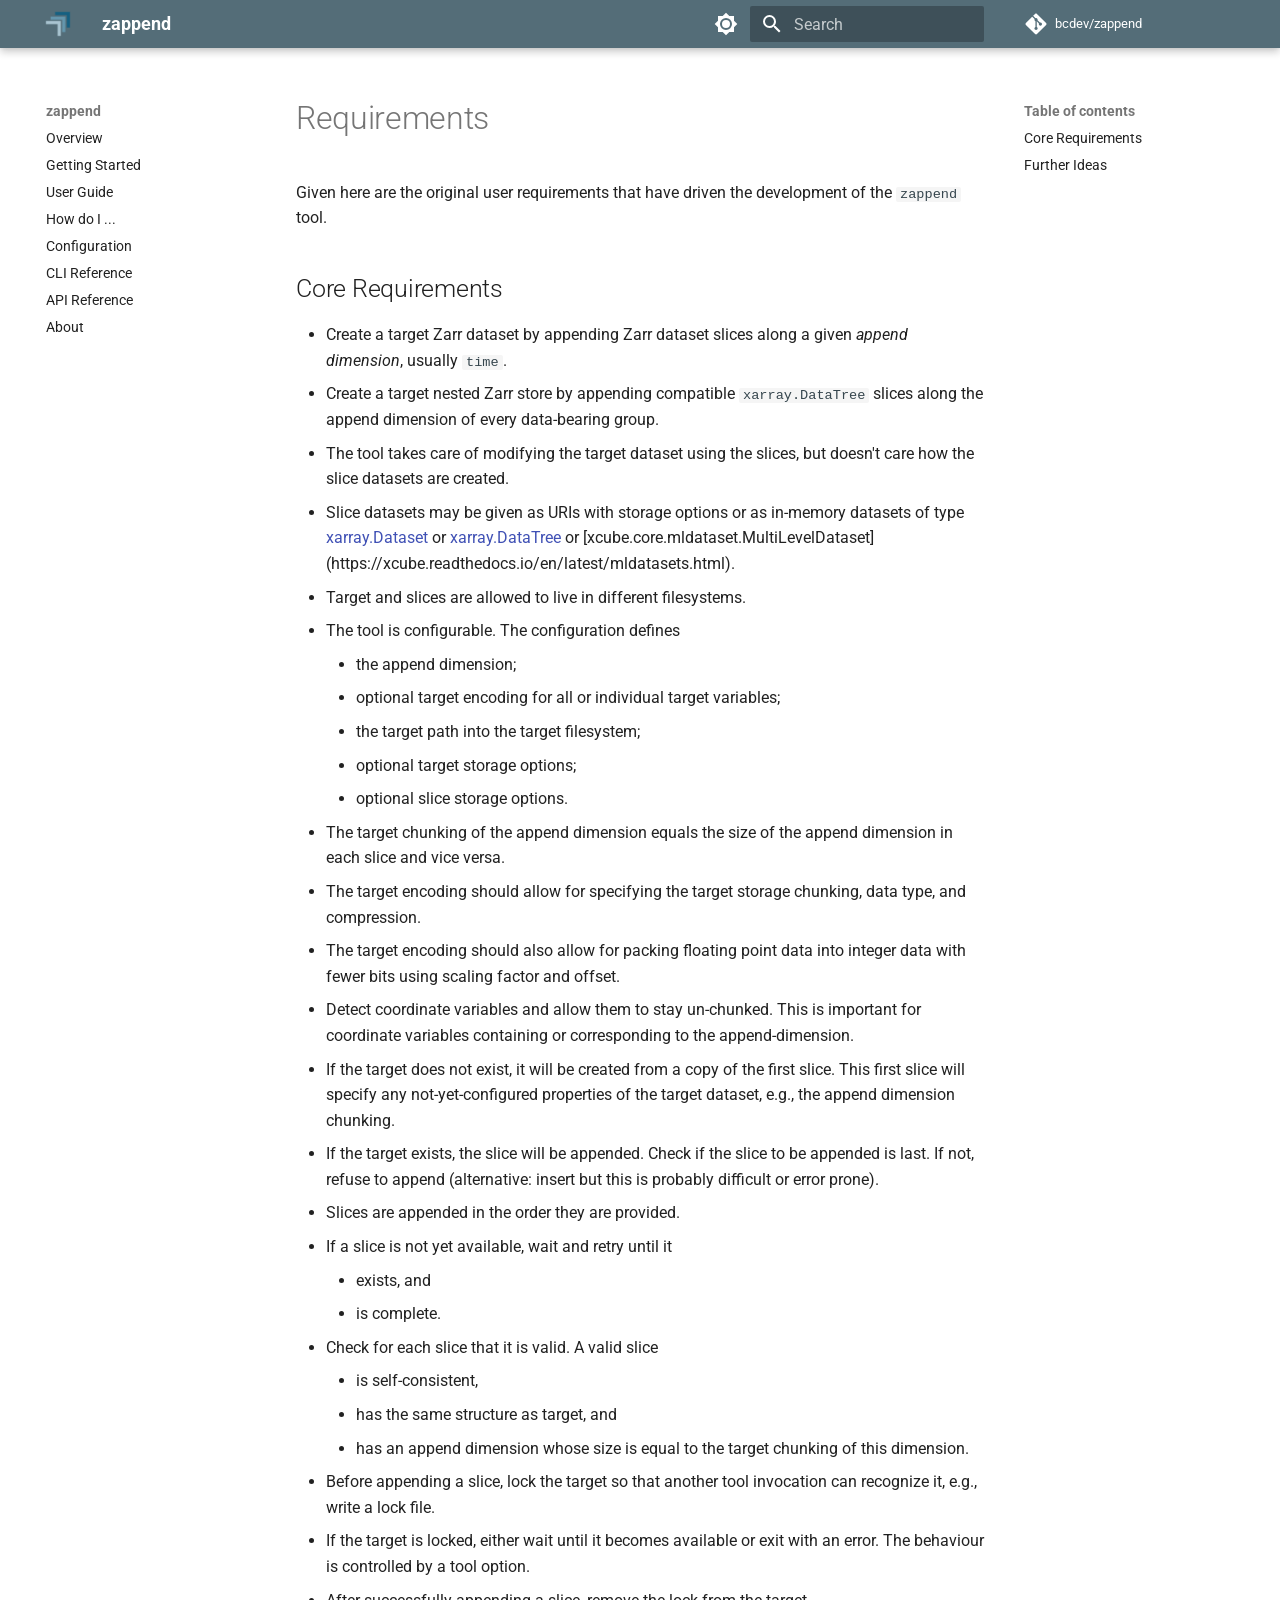
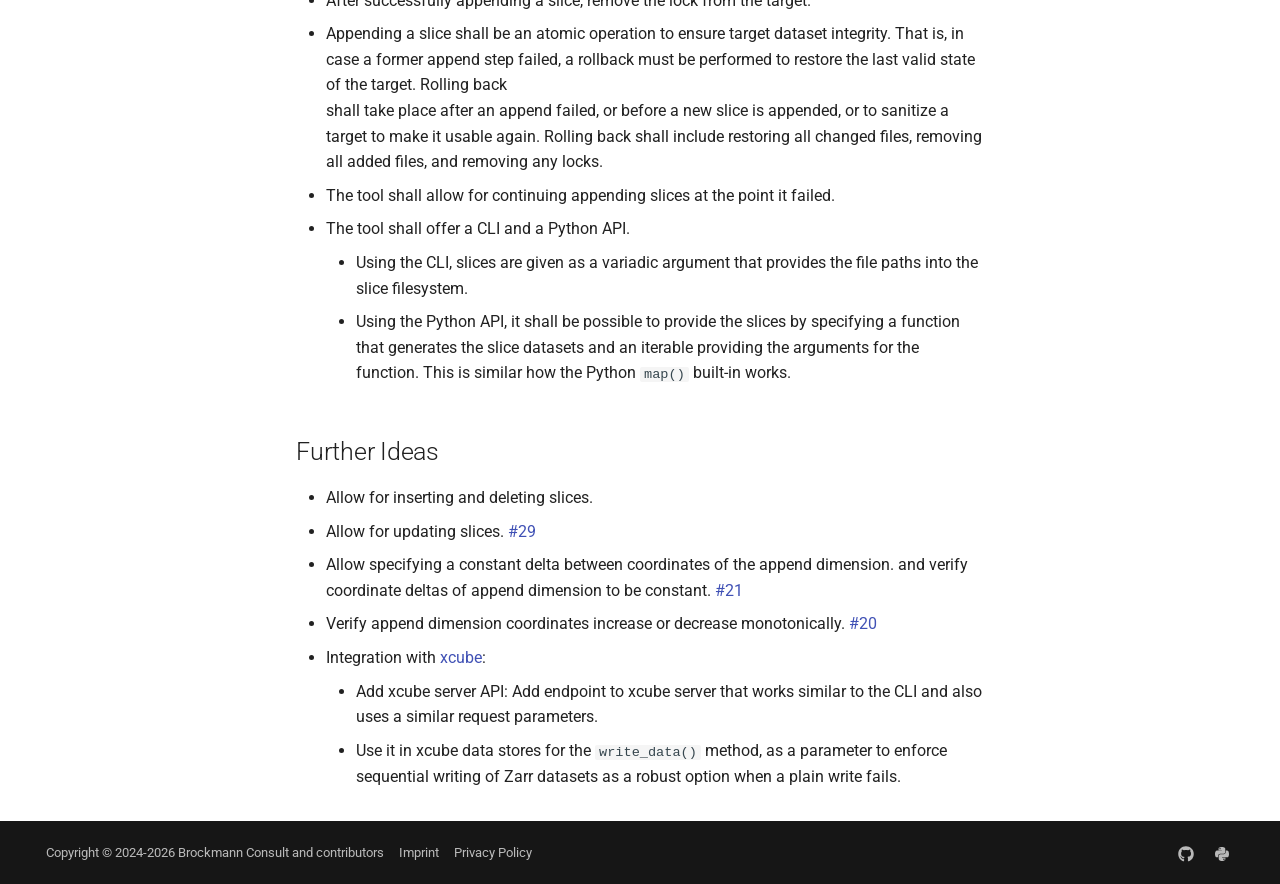
<file: requirements/index.html>
<!doctype html>
<html lang="en" class="no-js">
  <head>
    
      <meta charset="utf-8">
      <meta name="viewport" content="width=device-width,initial-scale=1">
      
      
      
      
      
      
        
      
      
      <link rel="icon" href="../assets/logo-small.png">
      <meta name="generator" content="mkdocs-1.6.1, mkdocs-material-9.8.0">
    
    
      
        <title>Requirements - zappend</title>
      
    
    
      <link rel="stylesheet" href="../assets/stylesheets/main.57a0d79d.min.css">
      
        
        <link rel="stylesheet" href="../assets/stylesheets/palette.fb2fffe2.min.css">
      
      


    
    
      
    
    
      
    
    
      <link rel="stylesheet" href="../assets/_mkdocstrings.css">
    
      <link rel="stylesheet" href="../stylesheet/extra.css">
    
    <script>__md_scope=new URL("..",location),__md_hash=e=>[...e].reduce(((e,_)=>(e<<5)-e+_.charCodeAt(0)),0),__md_get=(e,_=localStorage,t=__md_scope)=>JSON.parse(_.getItem(t.pathname+"."+e)),__md_set=(e,_,t=localStorage,a=__md_scope)=>{try{t.setItem(a.pathname+"."+e,JSON.stringify(_))}catch(e){}}</script>
    
      

    
    
  </head>
  
  
    
    
      
    
    
    
    
    <body dir="ltr" data-md-color-scheme="default" data-md-color-primary="blue-grey" data-md-color-accent="indigo">
  
    
    <input class="md-toggle" data-md-toggle="drawer" type="checkbox" id="__drawer" autocomplete="off">
    <input class="md-toggle" data-md-toggle="search" type="checkbox" id="__search" autocomplete="off">
    <label class="md-overlay" for="__drawer"></label>
    <div data-md-component="skip">
      
        
        <a href="#requirements" class="md-skip">
          Skip to content
        </a>
      
    </div>
    <div data-md-component="announce">
      
    </div>
    
    
      

  

<header class="md-header md-header--shadow" data-md-component="header">
  <nav class="md-header__inner md-grid" aria-label="Header">
    <a href=".." title="zappend" class="md-header__button md-logo" aria-label="zappend" data-md-component="logo">
      
  <img src="../assets/logo.png" alt="logo">

    </a>
    <label class="md-header__button md-icon" for="__drawer">
      
      <svg xmlns="http://www.w3.org/2000/svg" viewBox="0 0 24 24"><path d="M3 6h18v2H3zm0 5h18v2H3zm0 5h18v2H3z"/></svg>
    </label>
    <div class="md-header__title" data-md-component="header-title">
      <div class="md-header__ellipsis">
        <div class="md-header__topic">
          <span class="md-ellipsis">
            zappend
          </span>
        </div>
        <div class="md-header__topic" data-md-component="header-topic">
          <span class="md-ellipsis">
            
              Requirements
            
          </span>
        </div>
      </div>
    </div>
    
      
        <form class="md-header__option" data-md-component="palette">
  
    
    
    
    <input class="md-option" data-md-color-media="" data-md-color-scheme="default" data-md-color-primary="blue-grey" data-md-color-accent="indigo"  aria-label="Switch to dark mode"  type="radio" name="__palette" id="__palette_0">
    
      <label class="md-header__button md-icon" title="Switch to dark mode" for="__palette_1" hidden>
        <svg xmlns="http://www.w3.org/2000/svg" viewBox="0 0 24 24"><path d="M12 8a4 4 0 0 0-4 4 4 4 0 0 0 4 4 4 4 0 0 0 4-4 4 4 0 0 0-4-4m0 10a6 6 0 0 1-6-6 6 6 0 0 1 6-6 6 6 0 0 1 6 6 6 6 0 0 1-6 6m8-9.31V4h-4.69L12 .69 8.69 4H4v4.69L.69 12 4 15.31V20h4.69L12 23.31 15.31 20H20v-4.69L23.31 12z"/></svg>
      </label>
    
  
    
    
    
    <input class="md-option" data-md-color-media="" data-md-color-scheme="slate" data-md-color-primary="blue-grey" data-md-color-accent="indigo"  aria-label="Switch to light mode"  type="radio" name="__palette" id="__palette_1">
    
      <label class="md-header__button md-icon" title="Switch to light mode" for="__palette_0" hidden>
        <svg xmlns="http://www.w3.org/2000/svg" viewBox="0 0 24 24"><path d="M12 18c-.89 0-1.74-.2-2.5-.55C11.56 16.5 13 14.42 13 12s-1.44-4.5-3.5-5.45C10.26 6.2 11.11 6 12 6a6 6 0 0 1 6 6 6 6 0 0 1-6 6m8-9.31V4h-4.69L12 .69 8.69 4H4v4.69L.69 12 4 15.31V20h4.69L12 23.31 15.31 20H20v-4.69L23.31 12z"/></svg>
      </label>
    
  
</form>
      
    
    
      <script>var palette=__md_get("__palette");if(palette&&palette.color){if("(prefers-color-scheme)"===palette.color.media){var media=matchMedia("(prefers-color-scheme: light)"),input=document.querySelector(media.matches?"[data-md-color-media='(prefers-color-scheme: light)']":"[data-md-color-media='(prefers-color-scheme: dark)']");palette.color.media=input.getAttribute("data-md-color-media"),palette.color.scheme=input.getAttribute("data-md-color-scheme"),palette.color.primary=input.getAttribute("data-md-color-primary"),palette.color.accent=input.getAttribute("data-md-color-accent")}for(var[key,value]of Object.entries(palette.color))document.body.setAttribute("data-md-color-"+key,value)}</script>
    
    
    
      
      
        <label class="md-header__button md-icon" for="__search">
          
          <svg xmlns="http://www.w3.org/2000/svg" viewBox="0 0 24 24"><path d="M9.5 3A6.5 6.5 0 0 1 16 9.5c0 1.61-.59 3.09-1.56 4.23l.27.27h.79l5 5-1.5 1.5-5-5v-.79l-.27-.27A6.52 6.52 0 0 1 9.5 16 6.5 6.5 0 0 1 3 9.5 6.5 6.5 0 0 1 9.5 3m0 2C7 5 5 7 5 9.5S7 14 9.5 14 14 12 14 9.5 12 5 9.5 5"/></svg>
        </label>
        <div class="md-search" data-md-component="search" role="dialog">
  <label class="md-search__overlay" for="__search"></label>
  <div class="md-search__inner" role="search">
    <form class="md-search__form" name="search">
      <input type="text" class="md-search__input" name="query" aria-label="Search" placeholder="Search" autocapitalize="off" autocorrect="off" autocomplete="off" spellcheck="false" data-md-component="search-query" required>
      <label class="md-search__icon md-icon" for="__search">
        
        <svg xmlns="http://www.w3.org/2000/svg" viewBox="0 0 24 24"><path d="M9.5 3A6.5 6.5 0 0 1 16 9.5c0 1.61-.59 3.09-1.56 4.23l.27.27h.79l5 5-1.5 1.5-5-5v-.79l-.27-.27A6.52 6.52 0 0 1 9.5 16 6.5 6.5 0 0 1 3 9.5 6.5 6.5 0 0 1 9.5 3m0 2C7 5 5 7 5 9.5S7 14 9.5 14 14 12 14 9.5 12 5 9.5 5"/></svg>
        
        <svg xmlns="http://www.w3.org/2000/svg" viewBox="0 0 24 24"><path d="M20 11v2H8l5.5 5.5-1.42 1.42L4.16 12l7.92-7.92L13.5 5.5 8 11z"/></svg>
      </label>
      <nav class="md-search__options" aria-label="Search">
        
        <button type="reset" class="md-search__icon md-icon" title="Clear" aria-label="Clear" tabindex="-1">
          
          <svg xmlns="http://www.w3.org/2000/svg" viewBox="0 0 24 24"><path d="M19 6.41 17.59 5 12 10.59 6.41 5 5 6.41 10.59 12 5 17.59 6.41 19 12 13.41 17.59 19 19 17.59 13.41 12z"/></svg>
        </button>
      </nav>
      
    </form>
    <div class="md-search__output">
      <div class="md-search__scrollwrap" tabindex="0" data-md-scrollfix>
        <div class="md-search-result" data-md-component="search-result">
          <div class="md-search-result__meta">
            Initializing search
          </div>
          <ol class="md-search-result__list" role="presentation"></ol>
        </div>
      </div>
    </div>
  </div>
</div>
      
    
    
      <div class="md-header__source">
        <a href="https://github.com/bcdev/zappend" title="Go to repository" class="md-source" data-md-component="source">
  <div class="md-source__icon md-icon">
    
    <svg xmlns="http://www.w3.org/2000/svg" viewBox="0 0 448 512"><!--! Font Awesome Free 7.1.0 by @fontawesome - https://fontawesome.com License - https://fontawesome.com/license/free (Icons: CC BY 4.0, Fonts: SIL OFL 1.1, Code: MIT License) Copyright 2025 Fonticons, Inc.--><path d="M439.6 236.1 244 40.5c-5.4-5.5-12.8-8.5-20.4-8.5s-15 3-20.4 8.4L162.5 81l51.5 51.5c27.1-9.1 52.7 16.8 43.4 43.7l49.7 49.7c34.2-11.8 61.2 31 35.5 56.7-26.5 26.5-70.2-2.9-56-37.3L240.3 199v121.9c25.3 12.5 22.3 41.8 9.1 55-6.4 6.4-15.2 10.1-24.3 10.1s-17.8-3.6-24.3-10.1c-17.6-17.6-11.1-46.9 11.2-56v-123c-20.8-8.5-24.6-30.7-18.6-45L142.6 101 8.5 235.1C3 240.6 0 247.9 0 255.5s3 15 8.5 20.4l195.6 195.7c5.4 5.4 12.7 8.4 20.4 8.4s15-3 20.4-8.4l194.7-194.7c5.4-5.4 8.4-12.8 8.4-20.4s-3-15-8.4-20.4"/></svg>
  </div>
  <div class="md-source__repository">
    bcdev/zappend
  </div>
</a>
      </div>
    
  </nav>
  
</header>
    
    <div class="md-container" data-md-component="container">
      
      
        
          
        
      
      <main class="md-main" data-md-component="main">
        <div class="md-main__inner md-grid">
          
            
              
              <div class="md-sidebar md-sidebar--primary" data-md-component="sidebar" data-md-type="navigation" >
                <div class="md-sidebar__scrollwrap">
                  <div class="md-sidebar__inner">
                    



<nav class="md-nav md-nav--primary" aria-label="Navigation" data-md-level="0">
  <label class="md-nav__title" for="__drawer">
    <a href=".." title="zappend" class="md-nav__button md-logo" aria-label="zappend" data-md-component="logo">
      
  <img src="../assets/logo.png" alt="logo">

    </a>
    zappend
  </label>
  
    <div class="md-nav__source">
      <a href="https://github.com/bcdev/zappend" title="Go to repository" class="md-source" data-md-component="source">
  <div class="md-source__icon md-icon">
    
    <svg xmlns="http://www.w3.org/2000/svg" viewBox="0 0 448 512"><!--! Font Awesome Free 7.1.0 by @fontawesome - https://fontawesome.com License - https://fontawesome.com/license/free (Icons: CC BY 4.0, Fonts: SIL OFL 1.1, Code: MIT License) Copyright 2025 Fonticons, Inc.--><path d="M439.6 236.1 244 40.5c-5.4-5.5-12.8-8.5-20.4-8.5s-15 3-20.4 8.4L162.5 81l51.5 51.5c27.1-9.1 52.7 16.8 43.4 43.7l49.7 49.7c34.2-11.8 61.2 31 35.5 56.7-26.5 26.5-70.2-2.9-56-37.3L240.3 199v121.9c25.3 12.5 22.3 41.8 9.1 55-6.4 6.4-15.2 10.1-24.3 10.1s-17.8-3.6-24.3-10.1c-17.6-17.6-11.1-46.9 11.2-56v-123c-20.8-8.5-24.6-30.7-18.6-45L142.6 101 8.5 235.1C3 240.6 0 247.9 0 255.5s3 15 8.5 20.4l195.6 195.7c5.4 5.4 12.7 8.4 20.4 8.4s15-3 20.4-8.4l194.7-194.7c5.4-5.4 8.4-12.8 8.4-20.4s-3-15-8.4-20.4"/></svg>
  </div>
  <div class="md-source__repository">
    bcdev/zappend
  </div>
</a>
    </div>
  
  <ul class="md-nav__list" data-md-scrollfix>
    
      
      
  
  
  
  
    <li class="md-nav__item">
      <a href=".." class="md-nav__link">
        
  
  
  <span class="md-ellipsis">
    
  
    Overview
  

    
  </span>
  
  

      </a>
    </li>
  

    
      
      
  
  
  
  
    <li class="md-nav__item">
      <a href="../start/" class="md-nav__link">
        
  
  
  <span class="md-ellipsis">
    
  
    Getting Started
  

    
  </span>
  
  

      </a>
    </li>
  

    
      
      
  
  
  
  
    <li class="md-nav__item">
      <a href="../guide/" class="md-nav__link">
        
  
  
  <span class="md-ellipsis">
    
  
    User Guide
  

    
  </span>
  
  

      </a>
    </li>
  

    
      
      
  
  
  
  
    <li class="md-nav__item">
      <a href="../howdoi/" class="md-nav__link">
        
  
  
  <span class="md-ellipsis">
    
  
    How do I ...
  

    
  </span>
  
  

      </a>
    </li>
  

    
      
      
  
  
  
  
    <li class="md-nav__item">
      <a href="../config/" class="md-nav__link">
        
  
  
  <span class="md-ellipsis">
    
  
    Configuration
  

    
  </span>
  
  

      </a>
    </li>
  

    
      
      
  
  
  
  
    <li class="md-nav__item">
      <a href="../cli/" class="md-nav__link">
        
  
  
  <span class="md-ellipsis">
    
  
    CLI Reference
  

    
  </span>
  
  

      </a>
    </li>
  

    
      
      
  
  
  
  
    <li class="md-nav__item">
      <a href="../api/" class="md-nav__link">
        
  
  
  <span class="md-ellipsis">
    
  
    API Reference
  

    
  </span>
  
  

      </a>
    </li>
  

    
      
      
  
  
  
  
    <li class="md-nav__item">
      <a href="../about/" class="md-nav__link">
        
  
  
  <span class="md-ellipsis">
    
  
    About
  

    
  </span>
  
  

      </a>
    </li>
  

    
  </ul>
</nav>
                  </div>
                </div>
              </div>
            
            
              
              <div class="md-sidebar md-sidebar--secondary" data-md-component="sidebar" data-md-type="toc" >
                <div class="md-sidebar__scrollwrap">
                  <div class="md-sidebar__inner">
                    

<nav class="md-nav md-nav--secondary" aria-label="Table of contents">
  
  
  
    
  
  
    <label class="md-nav__title" for="__toc">
      <span class="md-nav__icon md-icon"></span>
      Table of contents
    </label>
    <ul class="md-nav__list" data-md-component="toc" data-md-scrollfix>
      
        <li class="md-nav__item">
  <a href="#core-requirements" class="md-nav__link">
    <span class="md-ellipsis">
      
        Core Requirements
      
    </span>
  </a>
  
</li>
      
        <li class="md-nav__item">
  <a href="#further-ideas" class="md-nav__link">
    <span class="md-ellipsis">
      
        Further Ideas
      
    </span>
  </a>
  
</li>
      
    </ul>
  
</nav>
                  </div>
                </div>
              </div>
            
          
          
            <div class="md-content" data-md-component="content">
              
              <article class="md-content__inner md-typeset">
                
                  


  
  


<h1 id="requirements">Requirements</h1>
<p>Given here are the original user requirements that have driven the development 
of the <code>zappend</code> tool.</p>
<h2 id="core-requirements">Core Requirements</h2>
<ul>
<li>Create a target Zarr dataset by appending Zarr dataset slices along a 
  given <em>append dimension</em>, usually <code>time</code>.   </li>
<li>Create a target nested Zarr store by appending compatible
  <code>xarray.DataTree</code> slices along the append dimension of every data-bearing
  group.</li>
<li>The tool takes care of modifying the target dataset using the slices,
  but doesn't care how the slice datasets are created.</li>
<li>Slice datasets may be given as URIs with storage options or as 
  in-memory datasets of type 
  <a href="https://docs.xarray.dev/en/stable/generated/xarray.Dataset.html">xarray.Dataset</a>
  or <a href="https://docs.xarray.dev/en/stable/generated/xarray.DataTree.html">xarray.DataTree</a>
  or 
  [xcube.core.mldataset.MultiLevelDataset]
  (https://xcube.readthedocs.io/en/latest/mldatasets.html).</li>
<li>Target and slices are allowed to live in different filesystems.</li>
<li>The tool is configurable. The configuration defines <ul>
<li>the append dimension;</li>
<li>optional target encoding for all or individual target variables;</li>
<li>the target path into the target filesystem;</li>
<li>optional target storage options;</li>
<li>optional slice storage options.</li>
</ul>
</li>
<li>The target chunking of the append dimension equals the size of the append 
  dimension in each slice and vice versa. </li>
<li>The target encoding should allow for specifying the target storage chunking, 
  data type, and compression. </li>
<li>The target encoding should also allow for packing floating point data into 
  integer data with fewer bits using scaling factor and offset.</li>
<li>Detect coordinate variables and allow them to stay un-chunked.
  This is important for coordinate variables containing or corresponding 
  to the append-dimension.</li>
<li>If the target does not exist, it will be created from a copy of the first 
  slice. This first slice will specify any not-yet-configured properties
  of the target dataset, e.g., the append dimension chunking.</li>
<li>If the target exists, the slice will be appended. Check if the slice to be 
  appended is last. If not, refuse to append (alternative: insert but this is 
  probably difficult or error prone).</li>
<li>Slices are appended in the order they are provided.</li>
<li>If a slice is not yet available, wait and retry until it <ul>
<li>exists, and</li>
<li>is complete.</li>
</ul>
</li>
<li>Check for each slice that it is valid. A valid slice<ul>
<li>is self-consistent, </li>
<li>has the same structure as target, and</li>
<li>has an append dimension whose size is equal to the target chunking of
  this dimension.</li>
</ul>
</li>
<li>Before appending a slice, lock the target so that another tool invocation 
  can recognize it, e.g., write a lock file.</li>
<li>If the target is locked, either wait until it becomes available or exit 
  with an error. The behaviour is controlled by a tool option.</li>
<li>After successfully appending a slice, remove the lock from the target.</li>
<li>Appending a slice shall be an atomic operation to ensure target dataset 
  integrity. That is, in case a former append step failed, a rollback must
  be performed to restore the last valid state of the target. Rolling back<br />
  shall take place after an append failed, or before a new slice is appended,
  or to sanitize a target to make it usable again. Rolling back shall 
  include restoring all changed files, removing all added files, 
  and removing any locks. </li>
<li>The tool shall allow for continuing appending slices at the point
  it failed.</li>
<li>The tool shall offer a CLI and a Python API.<ul>
<li>Using the CLI, slices are given as a variadic argument that provides the 
  file paths into the slice filesystem.</li>
<li>Using the Python API, it shall be possible to provide the slices by 
  specifying a function that generates the slice datasets and an
  iterable providing the arguments for the function.
  This is similar how the Python <code>map()</code> built-in works.</li>
</ul>
</li>
</ul>
<h2 id="further-ideas">Further Ideas</h2>
<ul>
<li>Allow for inserting and deleting slices.</li>
<li>Allow for updating slices.
  <a href="https://github.com/bcdev/zappend/issues/29">#29</a></li>
<li>Allow specifying a constant delta between coordinates of the append dimension.
  and verify coordinate deltas of append dimension to be constant. 
  <a href="https://github.com/bcdev/zappend/issues/21">#21</a></li>
<li>Verify append dimension coordinates increase or decrease monotonically. 
  <a href="https://github.com/bcdev/zappend/issues/20">#20</a></li>
<li>Integration with <a href="https://github.com/dcs4cop/xcube">xcube</a>:<ul>
<li>Add xcube server API: Add endpoint to xcube server that works similar 
  to the CLI and also uses a similar request parameters.</li>
<li>Use it in xcube data stores for the <code>write_data()</code> method, as a parameter 
  to enforce sequential writing of Zarr datasets as a robust option when a 
  plain write fails.</li>
</ul>
</li>
</ul>












                
              </article>
            </div>
          
          
<script>var target=document.getElementById(location.hash.slice(1));target&&target.name&&(target.checked=target.name.startsWith("__tabbed_"))</script>
        </div>
        
      </main>
      
        <footer class="md-footer">
  
  <div class="md-footer-meta md-typeset">
    <div class="md-footer-meta__inner md-grid">
      <!--
  ~ Copyright © 2024-2026 Brockmann Consult and contributors
  ~ Permissions are hereby granted under the terms of the MIT License:
  ~ https://opensource.org/licenses/MIT.
  -->

<div class="md-copyright">
  
    <div class="md-copyright__highlight">
      Copyright &copy; 2024-2026 Brockmann Consult and contributors
      
        &nbsp;&nbsp;&nbsp;
        <a href="https://www.brockmann-consult.de/imprint/" rel="noopener">Imprint</a>
      
        &nbsp;&nbsp;&nbsp;
        <a href="https://www.brockmann-consult.de/privacy-policy-documentation-pages/" rel="noopener">Privacy Policy</a>
      
    </div>
  
</div>
      
        
<div class="md-social">
  
    
    
    
    
      
      
    
    <a href="https://github.com/bcdev/zappend" target="_blank" rel="noopener" title="github.com" class="md-social__link">
      <svg xmlns="http://www.w3.org/2000/svg" viewBox="0 0 512 512"><!--! Font Awesome Free 7.1.0 by @fontawesome - https://fontawesome.com License - https://fontawesome.com/license/free (Icons: CC BY 4.0, Fonts: SIL OFL 1.1, Code: MIT License) Copyright 2025 Fonticons, Inc.--><path d="M173.9 397.4c0 2-2.3 3.6-5.2 3.6-3.3.3-5.6-1.3-5.6-3.6 0-2 2.3-3.6 5.2-3.6 3-.3 5.6 1.3 5.6 3.6m-31.1-4.5c-.7 2 1.3 4.3 4.3 4.9 2.6 1 5.6 0 6.2-2s-1.3-4.3-4.3-5.2c-2.6-.7-5.5.3-6.2 2.3m44.2-1.7c-2.9.7-4.9 2.6-4.6 4.9.3 2 2.9 3.3 5.9 2.6 2.9-.7 4.9-2.6 4.6-4.6-.3-1.9-3-3.2-5.9-2.9M252.8 8C114.1 8 8 113.3 8 252c0 110.9 69.8 205.8 169.5 239.2 12.8 2.3 17.3-5.6 17.3-12.1 0-6.2-.3-40.4-.3-61.4 0 0-70 15-84.7-29.8 0 0-11.4-29.1-27.8-36.6 0 0-22.9-15.7 1.6-15.4 0 0 24.9 2 38.6 25.8 21.9 38.6 58.6 27.5 72.9 20.9 2.3-16 8.8-27.1 16-33.7-55.9-6.2-112.3-14.3-112.3-110.5 0-27.5 7.6-41.3 23.6-58.9-2.6-6.5-11.1-33.3 2.6-67.9 20.9-6.5 69 27 69 27 20-5.6 41.5-8.5 62.8-8.5s42.8 2.9 62.8 8.5c0 0 48.1-33.6 69-27 13.7 34.7 5.2 61.4 2.6 67.9 16 17.7 25.8 31.5 25.8 58.9 0 96.5-58.9 104.2-114.8 110.5 9.2 7.9 17 22.9 17 46.4 0 33.7-.3 75.4-.3 83.6 0 6.5 4.6 14.4 17.3 12.1C436.2 457.8 504 362.9 504 252 504 113.3 391.5 8 252.8 8M105.2 352.9c-1.3 1-1 3.3.7 5.2 1.6 1.6 3.9 2.3 5.2 1 1.3-1 1-3.3-.7-5.2-1.6-1.6-3.9-2.3-5.2-1m-10.8-8.1c-.7 1.3.3 2.9 2.3 3.9 1.6 1 3.6.7 4.3-.7.7-1.3-.3-2.9-2.3-3.9-2-.6-3.6-.3-4.3.7m32.4 35.6c-1.6 1.3-1 4.3 1.3 6.2 2.3 2.3 5.2 2.6 6.5 1 1.3-1.3.7-4.3-1.3-6.2-2.2-2.3-5.2-2.6-6.5-1m-11.4-14.7c-1.6 1-1.6 3.6 0 5.9s4.3 3.3 5.6 2.3c1.6-1.3 1.6-3.9 0-6.2-1.4-2.3-4-3.3-5.6-2"/></svg>
    </a>
  
    
    
    
    
      
      
    
    <a href="https://pypi.org/project/zappend/" target="_blank" rel="noopener" title="pypi.org" class="md-social__link">
      <svg xmlns="http://www.w3.org/2000/svg" viewBox="0 0 448 512"><!--! Font Awesome Free 7.1.0 by @fontawesome - https://fontawesome.com License - https://fontawesome.com/license/free (Icons: CC BY 4.0, Fonts: SIL OFL 1.1, Code: MIT License) Copyright 2025 Fonticons, Inc.--><path d="M439.8 200.5c-7.7-30.9-22.3-54.2-53.4-54.2h-40.1v47.4c0 36.8-31.2 67.8-66.8 67.8H172.7c-29.2 0-53.4 25-53.4 54.3v101.8c0 29 25.2 46 53.4 54.3 33.8 9.9 66.3 11.7 106.8 0 26.9-7.8 53.4-23.5 53.4-54.3v-40.7H226.2v-13.6h160.2c31.1 0 42.6-21.7 53.4-54.2 11.2-33.5 10.7-65.7 0-108.6M286.2 444.7a20.4 20.4 0 1 1 0-40.7 20.4 20.4 0 1 1 0 40.7M167.8 248.1h106.8c29.7 0 53.4-24.5 53.4-54.3V91.9c0-29-24.4-50.7-53.4-55.6-35.8-5.9-74.7-5.6-106.8.1-45.2 8-53.4 24.7-53.4 55.6v40.7h106.9v13.6h-147c-31.1 0-58.3 18.7-66.8 54.2-9.8 40.7-10.2 66.1 0 108.6 7.6 31.6 25.7 54.2 56.8 54.2H101v-48.8c0-35.3 30.5-66.4 66.8-66.4m-6.6-183.4a20.4 20.4 0 1 1 0 40.8 20.4 20.4 0 1 1 0-40.8"/></svg>
    </a>
  
</div>
      
    </div>
  </div>
</footer>
      
    </div>
    <div class="md-dialog" data-md-component="dialog">
      <div class="md-dialog__inner md-typeset"></div>
    </div>
    
    
    
      
      
      <script id="__config" type="application/json">{"annotate": null, "base": "..", "features": [], "search": "../assets/javascripts/workers/search.a7633da7.min.js", "tags": null, "translations": {"clipboard.copied": "Copied to clipboard", "clipboard.copy": "Copy to clipboard", "search.result.more.one": "1 more on this page", "search.result.more.other": "# more on this page", "search.result.none": "No matching documents", "search.result.one": "1 matching document", "search.result.other": "# matching documents", "search.result.placeholder": "Type to start searching", "search.result.term.missing": "Missing", "select.version": "Select version"}, "version": null}</script>
    
    
      <script src="../assets/javascripts/bundle.c21346df.min.js"></script>
      
    
  </body>
</html>
</file>
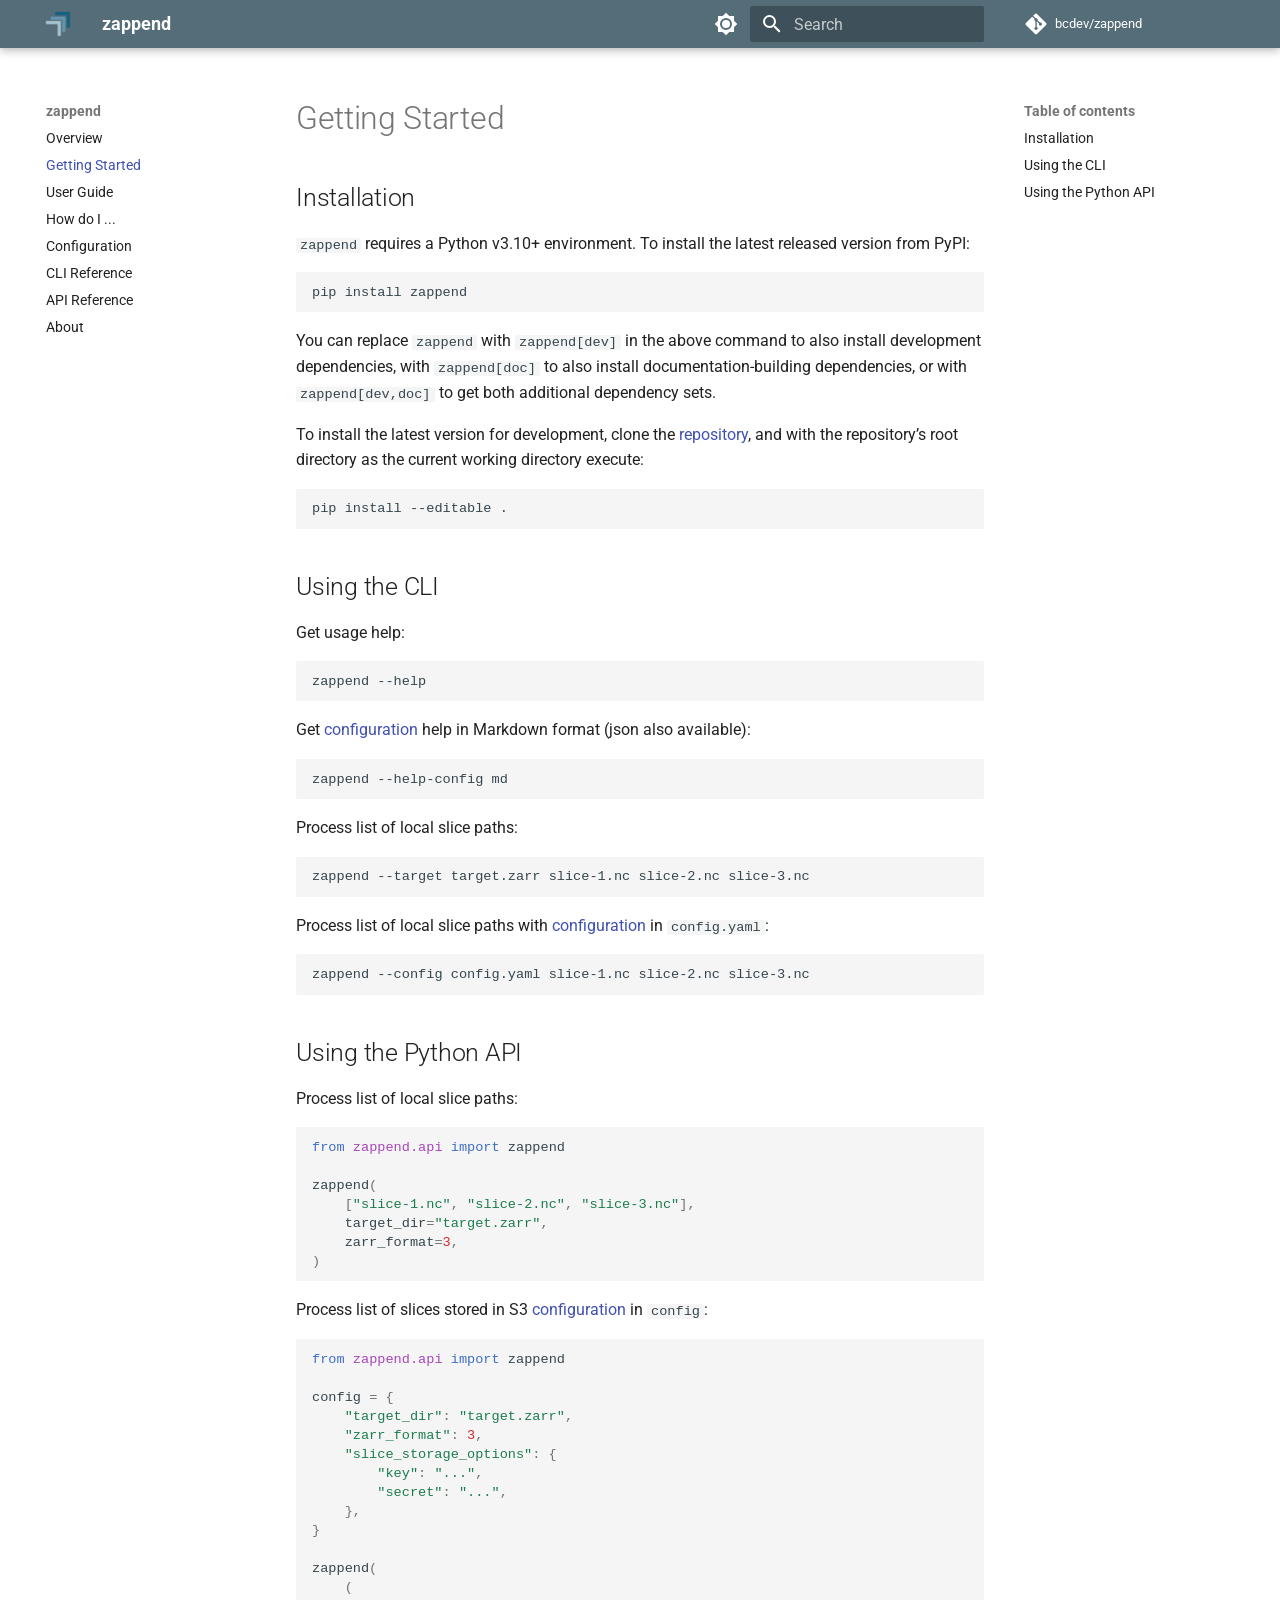
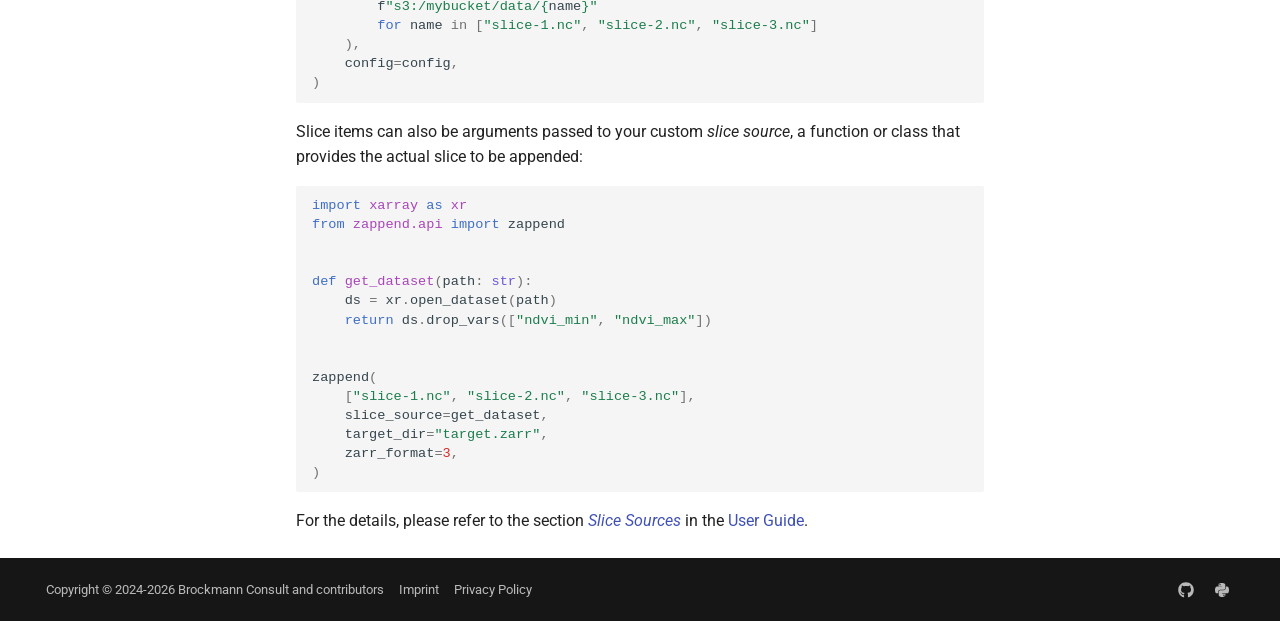
<file: start/index.html>
<!doctype html>
<html lang="en" class="no-js">
  <head>
    
      <meta charset="utf-8">
      <meta name="viewport" content="width=device-width,initial-scale=1">
      
      
      
      
        <link rel="prev" href="..">
      
      
        <link rel="next" href="../guide/">
      
      
        
      
      
      <link rel="icon" href="../assets/logo-small.png">
      <meta name="generator" content="mkdocs-1.6.1, mkdocs-material-9.8.0">
    
    
      
        <title>Getting Started - zappend</title>
      
    
    
      <link rel="stylesheet" href="../assets/stylesheets/main.57a0d79d.min.css">
      
        
        <link rel="stylesheet" href="../assets/stylesheets/palette.fb2fffe2.min.css">
      
      


    
    
      
    
    
      
    
    
      <link rel="stylesheet" href="../assets/_mkdocstrings.css">
    
      <link rel="stylesheet" href="../stylesheet/extra.css">
    
    <script>__md_scope=new URL("..",location),__md_hash=e=>[...e].reduce(((e,_)=>(e<<5)-e+_.charCodeAt(0)),0),__md_get=(e,_=localStorage,t=__md_scope)=>JSON.parse(_.getItem(t.pathname+"."+e)),__md_set=(e,_,t=localStorage,a=__md_scope)=>{try{t.setItem(a.pathname+"."+e,JSON.stringify(_))}catch(e){}}</script>
    
      

    
    
  </head>
  
  
    
    
      
    
    
    
    
    <body dir="ltr" data-md-color-scheme="default" data-md-color-primary="blue-grey" data-md-color-accent="indigo">
  
    
    <input class="md-toggle" data-md-toggle="drawer" type="checkbox" id="__drawer" autocomplete="off">
    <input class="md-toggle" data-md-toggle="search" type="checkbox" id="__search" autocomplete="off">
    <label class="md-overlay" for="__drawer"></label>
    <div data-md-component="skip">
      
        
        <a href="#getting-started" class="md-skip">
          Skip to content
        </a>
      
    </div>
    <div data-md-component="announce">
      
    </div>
    
    
      

  

<header class="md-header md-header--shadow" data-md-component="header">
  <nav class="md-header__inner md-grid" aria-label="Header">
    <a href=".." title="zappend" class="md-header__button md-logo" aria-label="zappend" data-md-component="logo">
      
  <img src="../assets/logo.png" alt="logo">

    </a>
    <label class="md-header__button md-icon" for="__drawer">
      
      <svg xmlns="http://www.w3.org/2000/svg" viewBox="0 0 24 24"><path d="M3 6h18v2H3zm0 5h18v2H3zm0 5h18v2H3z"/></svg>
    </label>
    <div class="md-header__title" data-md-component="header-title">
      <div class="md-header__ellipsis">
        <div class="md-header__topic">
          <span class="md-ellipsis">
            zappend
          </span>
        </div>
        <div class="md-header__topic" data-md-component="header-topic">
          <span class="md-ellipsis">
            
              Getting Started
            
          </span>
        </div>
      </div>
    </div>
    
      
        <form class="md-header__option" data-md-component="palette">
  
    
    
    
    <input class="md-option" data-md-color-media="" data-md-color-scheme="default" data-md-color-primary="blue-grey" data-md-color-accent="indigo"  aria-label="Switch to dark mode"  type="radio" name="__palette" id="__palette_0">
    
      <label class="md-header__button md-icon" title="Switch to dark mode" for="__palette_1" hidden>
        <svg xmlns="http://www.w3.org/2000/svg" viewBox="0 0 24 24"><path d="M12 8a4 4 0 0 0-4 4 4 4 0 0 0 4 4 4 4 0 0 0 4-4 4 4 0 0 0-4-4m0 10a6 6 0 0 1-6-6 6 6 0 0 1 6-6 6 6 0 0 1 6 6 6 6 0 0 1-6 6m8-9.31V4h-4.69L12 .69 8.69 4H4v4.69L.69 12 4 15.31V20h4.69L12 23.31 15.31 20H20v-4.69L23.31 12z"/></svg>
      </label>
    
  
    
    
    
    <input class="md-option" data-md-color-media="" data-md-color-scheme="slate" data-md-color-primary="blue-grey" data-md-color-accent="indigo"  aria-label="Switch to light mode"  type="radio" name="__palette" id="__palette_1">
    
      <label class="md-header__button md-icon" title="Switch to light mode" for="__palette_0" hidden>
        <svg xmlns="http://www.w3.org/2000/svg" viewBox="0 0 24 24"><path d="M12 18c-.89 0-1.74-.2-2.5-.55C11.56 16.5 13 14.42 13 12s-1.44-4.5-3.5-5.45C10.26 6.2 11.11 6 12 6a6 6 0 0 1 6 6 6 6 0 0 1-6 6m8-9.31V4h-4.69L12 .69 8.69 4H4v4.69L.69 12 4 15.31V20h4.69L12 23.31 15.31 20H20v-4.69L23.31 12z"/></svg>
      </label>
    
  
</form>
      
    
    
      <script>var palette=__md_get("__palette");if(palette&&palette.color){if("(prefers-color-scheme)"===palette.color.media){var media=matchMedia("(prefers-color-scheme: light)"),input=document.querySelector(media.matches?"[data-md-color-media='(prefers-color-scheme: light)']":"[data-md-color-media='(prefers-color-scheme: dark)']");palette.color.media=input.getAttribute("data-md-color-media"),palette.color.scheme=input.getAttribute("data-md-color-scheme"),palette.color.primary=input.getAttribute("data-md-color-primary"),palette.color.accent=input.getAttribute("data-md-color-accent")}for(var[key,value]of Object.entries(palette.color))document.body.setAttribute("data-md-color-"+key,value)}</script>
    
    
    
      
      
        <label class="md-header__button md-icon" for="__search">
          
          <svg xmlns="http://www.w3.org/2000/svg" viewBox="0 0 24 24"><path d="M9.5 3A6.5 6.5 0 0 1 16 9.5c0 1.61-.59 3.09-1.56 4.23l.27.27h.79l5 5-1.5 1.5-5-5v-.79l-.27-.27A6.52 6.52 0 0 1 9.5 16 6.5 6.5 0 0 1 3 9.5 6.5 6.5 0 0 1 9.5 3m0 2C7 5 5 7 5 9.5S7 14 9.5 14 14 12 14 9.5 12 5 9.5 5"/></svg>
        </label>
        <div class="md-search" data-md-component="search" role="dialog">
  <label class="md-search__overlay" for="__search"></label>
  <div class="md-search__inner" role="search">
    <form class="md-search__form" name="search">
      <input type="text" class="md-search__input" name="query" aria-label="Search" placeholder="Search" autocapitalize="off" autocorrect="off" autocomplete="off" spellcheck="false" data-md-component="search-query" required>
      <label class="md-search__icon md-icon" for="__search">
        
        <svg xmlns="http://www.w3.org/2000/svg" viewBox="0 0 24 24"><path d="M9.5 3A6.5 6.5 0 0 1 16 9.5c0 1.61-.59 3.09-1.56 4.23l.27.27h.79l5 5-1.5 1.5-5-5v-.79l-.27-.27A6.52 6.52 0 0 1 9.5 16 6.5 6.5 0 0 1 3 9.5 6.5 6.5 0 0 1 9.5 3m0 2C7 5 5 7 5 9.5S7 14 9.5 14 14 12 14 9.5 12 5 9.5 5"/></svg>
        
        <svg xmlns="http://www.w3.org/2000/svg" viewBox="0 0 24 24"><path d="M20 11v2H8l5.5 5.5-1.42 1.42L4.16 12l7.92-7.92L13.5 5.5 8 11z"/></svg>
      </label>
      <nav class="md-search__options" aria-label="Search">
        
        <button type="reset" class="md-search__icon md-icon" title="Clear" aria-label="Clear" tabindex="-1">
          
          <svg xmlns="http://www.w3.org/2000/svg" viewBox="0 0 24 24"><path d="M19 6.41 17.59 5 12 10.59 6.41 5 5 6.41 10.59 12 5 17.59 6.41 19 12 13.41 17.59 19 19 17.59 13.41 12z"/></svg>
        </button>
      </nav>
      
    </form>
    <div class="md-search__output">
      <div class="md-search__scrollwrap" tabindex="0" data-md-scrollfix>
        <div class="md-search-result" data-md-component="search-result">
          <div class="md-search-result__meta">
            Initializing search
          </div>
          <ol class="md-search-result__list" role="presentation"></ol>
        </div>
      </div>
    </div>
  </div>
</div>
      
    
    
      <div class="md-header__source">
        <a href="https://github.com/bcdev/zappend" title="Go to repository" class="md-source" data-md-component="source">
  <div class="md-source__icon md-icon">
    
    <svg xmlns="http://www.w3.org/2000/svg" viewBox="0 0 448 512"><!--! Font Awesome Free 7.1.0 by @fontawesome - https://fontawesome.com License - https://fontawesome.com/license/free (Icons: CC BY 4.0, Fonts: SIL OFL 1.1, Code: MIT License) Copyright 2025 Fonticons, Inc.--><path d="M439.6 236.1 244 40.5c-5.4-5.5-12.8-8.5-20.4-8.5s-15 3-20.4 8.4L162.5 81l51.5 51.5c27.1-9.1 52.7 16.8 43.4 43.7l49.7 49.7c34.2-11.8 61.2 31 35.5 56.7-26.5 26.5-70.2-2.9-56-37.3L240.3 199v121.9c25.3 12.5 22.3 41.8 9.1 55-6.4 6.4-15.2 10.1-24.3 10.1s-17.8-3.6-24.3-10.1c-17.6-17.6-11.1-46.9 11.2-56v-123c-20.8-8.5-24.6-30.7-18.6-45L142.6 101 8.5 235.1C3 240.6 0 247.9 0 255.5s3 15 8.5 20.4l195.6 195.7c5.4 5.4 12.7 8.4 20.4 8.4s15-3 20.4-8.4l194.7-194.7c5.4-5.4 8.4-12.8 8.4-20.4s-3-15-8.4-20.4"/></svg>
  </div>
  <div class="md-source__repository">
    bcdev/zappend
  </div>
</a>
      </div>
    
  </nav>
  
</header>
    
    <div class="md-container" data-md-component="container">
      
      
        
          
        
      
      <main class="md-main" data-md-component="main">
        <div class="md-main__inner md-grid">
          
            
              
              <div class="md-sidebar md-sidebar--primary" data-md-component="sidebar" data-md-type="navigation" >
                <div class="md-sidebar__scrollwrap">
                  <div class="md-sidebar__inner">
                    



<nav class="md-nav md-nav--primary" aria-label="Navigation" data-md-level="0">
  <label class="md-nav__title" for="__drawer">
    <a href=".." title="zappend" class="md-nav__button md-logo" aria-label="zappend" data-md-component="logo">
      
  <img src="../assets/logo.png" alt="logo">

    </a>
    zappend
  </label>
  
    <div class="md-nav__source">
      <a href="https://github.com/bcdev/zappend" title="Go to repository" class="md-source" data-md-component="source">
  <div class="md-source__icon md-icon">
    
    <svg xmlns="http://www.w3.org/2000/svg" viewBox="0 0 448 512"><!--! Font Awesome Free 7.1.0 by @fontawesome - https://fontawesome.com License - https://fontawesome.com/license/free (Icons: CC BY 4.0, Fonts: SIL OFL 1.1, Code: MIT License) Copyright 2025 Fonticons, Inc.--><path d="M439.6 236.1 244 40.5c-5.4-5.5-12.8-8.5-20.4-8.5s-15 3-20.4 8.4L162.5 81l51.5 51.5c27.1-9.1 52.7 16.8 43.4 43.7l49.7 49.7c34.2-11.8 61.2 31 35.5 56.7-26.5 26.5-70.2-2.9-56-37.3L240.3 199v121.9c25.3 12.5 22.3 41.8 9.1 55-6.4 6.4-15.2 10.1-24.3 10.1s-17.8-3.6-24.3-10.1c-17.6-17.6-11.1-46.9 11.2-56v-123c-20.8-8.5-24.6-30.7-18.6-45L142.6 101 8.5 235.1C3 240.6 0 247.9 0 255.5s3 15 8.5 20.4l195.6 195.7c5.4 5.4 12.7 8.4 20.4 8.4s15-3 20.4-8.4l194.7-194.7c5.4-5.4 8.4-12.8 8.4-20.4s-3-15-8.4-20.4"/></svg>
  </div>
  <div class="md-source__repository">
    bcdev/zappend
  </div>
</a>
    </div>
  
  <ul class="md-nav__list" data-md-scrollfix>
    
      
      
  
  
  
  
    <li class="md-nav__item">
      <a href=".." class="md-nav__link">
        
  
  
  <span class="md-ellipsis">
    
  
    Overview
  

    
  </span>
  
  

      </a>
    </li>
  

    
      
      
  
  
    
  
  
  
    <li class="md-nav__item md-nav__item--active">
      
      <input class="md-nav__toggle md-toggle" type="checkbox" id="__toc">
      
      
        
      
      
        <label class="md-nav__link md-nav__link--active" for="__toc">
          
  
  
  <span class="md-ellipsis">
    
  
    Getting Started
  

    
  </span>
  
  

          <span class="md-nav__icon md-icon"></span>
        </label>
      
      <a href="./" class="md-nav__link md-nav__link--active">
        
  
  
  <span class="md-ellipsis">
    
  
    Getting Started
  

    
  </span>
  
  

      </a>
      
        

<nav class="md-nav md-nav--secondary" aria-label="Table of contents">
  
  
  
    
  
  
    <label class="md-nav__title" for="__toc">
      <span class="md-nav__icon md-icon"></span>
      Table of contents
    </label>
    <ul class="md-nav__list" data-md-component="toc" data-md-scrollfix>
      
        <li class="md-nav__item">
  <a href="#installation" class="md-nav__link">
    <span class="md-ellipsis">
      
        Installation
      
    </span>
  </a>
  
</li>
      
        <li class="md-nav__item">
  <a href="#using-the-cli" class="md-nav__link">
    <span class="md-ellipsis">
      
        Using the CLI
      
    </span>
  </a>
  
</li>
      
        <li class="md-nav__item">
  <a href="#using-the-python-api" class="md-nav__link">
    <span class="md-ellipsis">
      
        Using the Python API
      
    </span>
  </a>
  
</li>
      
    </ul>
  
</nav>
      
    </li>
  

    
      
      
  
  
  
  
    <li class="md-nav__item">
      <a href="../guide/" class="md-nav__link">
        
  
  
  <span class="md-ellipsis">
    
  
    User Guide
  

    
  </span>
  
  

      </a>
    </li>
  

    
      
      
  
  
  
  
    <li class="md-nav__item">
      <a href="../howdoi/" class="md-nav__link">
        
  
  
  <span class="md-ellipsis">
    
  
    How do I ...
  

    
  </span>
  
  

      </a>
    </li>
  

    
      
      
  
  
  
  
    <li class="md-nav__item">
      <a href="../config/" class="md-nav__link">
        
  
  
  <span class="md-ellipsis">
    
  
    Configuration
  

    
  </span>
  
  

      </a>
    </li>
  

    
      
      
  
  
  
  
    <li class="md-nav__item">
      <a href="../cli/" class="md-nav__link">
        
  
  
  <span class="md-ellipsis">
    
  
    CLI Reference
  

    
  </span>
  
  

      </a>
    </li>
  

    
      
      
  
  
  
  
    <li class="md-nav__item">
      <a href="../api/" class="md-nav__link">
        
  
  
  <span class="md-ellipsis">
    
  
    API Reference
  

    
  </span>
  
  

      </a>
    </li>
  

    
      
      
  
  
  
  
    <li class="md-nav__item">
      <a href="../about/" class="md-nav__link">
        
  
  
  <span class="md-ellipsis">
    
  
    About
  

    
  </span>
  
  

      </a>
    </li>
  

    
  </ul>
</nav>
                  </div>
                </div>
              </div>
            
            
              
              <div class="md-sidebar md-sidebar--secondary" data-md-component="sidebar" data-md-type="toc" >
                <div class="md-sidebar__scrollwrap">
                  <div class="md-sidebar__inner">
                    

<nav class="md-nav md-nav--secondary" aria-label="Table of contents">
  
  
  
    
  
  
    <label class="md-nav__title" for="__toc">
      <span class="md-nav__icon md-icon"></span>
      Table of contents
    </label>
    <ul class="md-nav__list" data-md-component="toc" data-md-scrollfix>
      
        <li class="md-nav__item">
  <a href="#installation" class="md-nav__link">
    <span class="md-ellipsis">
      
        Installation
      
    </span>
  </a>
  
</li>
      
        <li class="md-nav__item">
  <a href="#using-the-cli" class="md-nav__link">
    <span class="md-ellipsis">
      
        Using the CLI
      
    </span>
  </a>
  
</li>
      
        <li class="md-nav__item">
  <a href="#using-the-python-api" class="md-nav__link">
    <span class="md-ellipsis">
      
        Using the Python API
      
    </span>
  </a>
  
</li>
      
    </ul>
  
</nav>
                  </div>
                </div>
              </div>
            
          
          
            <div class="md-content" data-md-component="content">
              
              <article class="md-content__inner md-typeset">
                
                  


  
  


<h1 id="getting-started">Getting Started</h1>
<h2 id="installation">Installation</h2>
<p><code>zappend</code> requires a Python v3.10+ environment. To install the latest released
version from PyPI:</p>
<div class="highlight"><pre><span></span><code>pip<span class="w"> </span>install<span class="w"> </span>zappend
</code></pre></div>
<p>You can replace <code>zappend</code> with <code>zappend[dev]</code> in the above command to also
install development dependencies, with <code>zappend[doc]</code> to also install
documentation-building dependencies, or with <code>zappend[dev,doc]</code> to get both
additional dependency sets.</p>
<p>To install the latest version for development, clone the
<a href="https://github.com/bcdev/zappend">repository</a>, and with the repository’s root
directory as the current working directory execute:</p>
<div class="highlight"><pre><span></span><code>pip<span class="w"> </span>install<span class="w"> </span>--editable<span class="w"> </span>.
</code></pre></div>
<h2 id="using-the-cli">Using the CLI</h2>
<p>Get usage help:</p>
<div class="highlight"><pre><span></span><code>zappend<span class="w"> </span>--help
</code></pre></div>
<p>Get <a href="../config/">configuration</a> help in Markdown format (json also available):</p>
<div class="highlight"><pre><span></span><code>zappend<span class="w"> </span>--help-config<span class="w"> </span>md
</code></pre></div>
<p>Process list of local slice paths:</p>
<div class="highlight"><pre><span></span><code>zappend<span class="w"> </span>--target<span class="w"> </span>target.zarr<span class="w"> </span>slice-1.nc<span class="w"> </span>slice-2.nc<span class="w"> </span>slice-3.nc
</code></pre></div>
<p>Process list of local slice paths with <a href="../config/">configuration</a> in
<code>config.yaml</code>:</p>
<div class="highlight"><pre><span></span><code>zappend<span class="w"> </span>--config<span class="w"> </span>config.yaml<span class="w"> </span>slice-1.nc<span class="w"> </span>slice-2.nc<span class="w"> </span>slice-3.nc
</code></pre></div>
<h2 id="using-the-python-api">Using the Python API</h2>
<p>Process list of local slice paths:</p>
<div class="highlight"><pre><span></span><code><span class="kn">from</span><span class="w"> </span><span class="nn">zappend.api</span><span class="w"> </span><span class="kn">import</span> <span class="n">zappend</span>

<span class="n">zappend</span><span class="p">(</span>
    <span class="p">[</span><span class="s2">"slice-1.nc"</span><span class="p">,</span> <span class="s2">"slice-2.nc"</span><span class="p">,</span> <span class="s2">"slice-3.nc"</span><span class="p">],</span>
    <span class="n">target_dir</span><span class="o">=</span><span class="s2">"target.zarr"</span><span class="p">,</span>
    <span class="n">zarr_format</span><span class="o">=</span><span class="mi">3</span><span class="p">,</span>
<span class="p">)</span>
</code></pre></div>
<p>Process list of slices stored in S3 <a href="../config/">configuration</a> in <code>config</code>:</p>
<div class="highlight"><pre><span></span><code><span class="kn">from</span><span class="w"> </span><span class="nn">zappend.api</span><span class="w"> </span><span class="kn">import</span> <span class="n">zappend</span>

<span class="n">config</span> <span class="o">=</span> <span class="p">{</span>
    <span class="s2">"target_dir"</span><span class="p">:</span> <span class="s2">"target.zarr"</span><span class="p">,</span>
    <span class="s2">"zarr_format"</span><span class="p">:</span> <span class="mi">3</span><span class="p">,</span>
    <span class="s2">"slice_storage_options"</span><span class="p">:</span> <span class="p">{</span>
        <span class="s2">"key"</span><span class="p">:</span> <span class="s2">"..."</span><span class="p">,</span>
        <span class="s2">"secret"</span><span class="p">:</span> <span class="s2">"..."</span><span class="p">,</span>
    <span class="p">},</span>
<span class="p">}</span>

<span class="n">zappend</span><span class="p">(</span>
    <span class="p">(</span>
        <span class="sa">f</span><span class="s2">"s3:/mybucket/data/</span><span class="si">{</span><span class="n">name</span><span class="si">}</span><span class="s2">"</span>
        <span class="k">for</span> <span class="n">name</span> <span class="ow">in</span> <span class="p">[</span><span class="s2">"slice-1.nc"</span><span class="p">,</span> <span class="s2">"slice-2.nc"</span><span class="p">,</span> <span class="s2">"slice-3.nc"</span><span class="p">]</span>
    <span class="p">),</span>
    <span class="n">config</span><span class="o">=</span><span class="n">config</span><span class="p">,</span>
<span class="p">)</span>
</code></pre></div>
<p>Slice items can also be arguments passed to your custom <em>slice source</em>, 
a function or class that provides the actual slice to be appended:</p>
<div class="highlight"><pre><span></span><code><span class="kn">import</span><span class="w"> </span><span class="nn">xarray</span><span class="w"> </span><span class="k">as</span><span class="w"> </span><span class="nn">xr</span>
<span class="kn">from</span><span class="w"> </span><span class="nn">zappend.api</span><span class="w"> </span><span class="kn">import</span> <span class="n">zappend</span>


<span class="k">def</span><span class="w"> </span><span class="nf">get_dataset</span><span class="p">(</span><span class="n">path</span><span class="p">:</span> <span class="nb">str</span><span class="p">):</span>
    <span class="n">ds</span> <span class="o">=</span> <span class="n">xr</span><span class="o">.</span><span class="n">open_dataset</span><span class="p">(</span><span class="n">path</span><span class="p">)</span>
    <span class="k">return</span> <span class="n">ds</span><span class="o">.</span><span class="n">drop_vars</span><span class="p">([</span><span class="s2">"ndvi_min"</span><span class="p">,</span> <span class="s2">"ndvi_max"</span><span class="p">])</span>


<span class="n">zappend</span><span class="p">(</span>
    <span class="p">[</span><span class="s2">"slice-1.nc"</span><span class="p">,</span> <span class="s2">"slice-2.nc"</span><span class="p">,</span> <span class="s2">"slice-3.nc"</span><span class="p">],</span>
    <span class="n">slice_source</span><span class="o">=</span><span class="n">get_dataset</span><span class="p">,</span>
    <span class="n">target_dir</span><span class="o">=</span><span class="s2">"target.zarr"</span><span class="p">,</span>
    <span class="n">zarr_format</span><span class="o">=</span><span class="mi">3</span><span class="p">,</span>
<span class="p">)</span>
</code></pre></div>
<p>For the details, please refer to the section <a href="../guide/#slice-sources"><em>Slice Sources</em></a>
in the
<a href="../guide/">User Guide</a>.</p>












                
              </article>
            </div>
          
          
<script>var target=document.getElementById(location.hash.slice(1));target&&target.name&&(target.checked=target.name.startsWith("__tabbed_"))</script>
        </div>
        
      </main>
      
        <footer class="md-footer">
  
  <div class="md-footer-meta md-typeset">
    <div class="md-footer-meta__inner md-grid">
      <!--
  ~ Copyright © 2024-2026 Brockmann Consult and contributors
  ~ Permissions are hereby granted under the terms of the MIT License:
  ~ https://opensource.org/licenses/MIT.
  -->

<div class="md-copyright">
  
    <div class="md-copyright__highlight">
      Copyright &copy; 2024-2026 Brockmann Consult and contributors
      
        &nbsp;&nbsp;&nbsp;
        <a href="https://www.brockmann-consult.de/imprint/" rel="noopener">Imprint</a>
      
        &nbsp;&nbsp;&nbsp;
        <a href="https://www.brockmann-consult.de/privacy-policy-documentation-pages/" rel="noopener">Privacy Policy</a>
      
    </div>
  
</div>
      
        
<div class="md-social">
  
    
    
    
    
      
      
    
    <a href="https://github.com/bcdev/zappend" target="_blank" rel="noopener" title="github.com" class="md-social__link">
      <svg xmlns="http://www.w3.org/2000/svg" viewBox="0 0 512 512"><!--! Font Awesome Free 7.1.0 by @fontawesome - https://fontawesome.com License - https://fontawesome.com/license/free (Icons: CC BY 4.0, Fonts: SIL OFL 1.1, Code: MIT License) Copyright 2025 Fonticons, Inc.--><path d="M173.9 397.4c0 2-2.3 3.6-5.2 3.6-3.3.3-5.6-1.3-5.6-3.6 0-2 2.3-3.6 5.2-3.6 3-.3 5.6 1.3 5.6 3.6m-31.1-4.5c-.7 2 1.3 4.3 4.3 4.9 2.6 1 5.6 0 6.2-2s-1.3-4.3-4.3-5.2c-2.6-.7-5.5.3-6.2 2.3m44.2-1.7c-2.9.7-4.9 2.6-4.6 4.9.3 2 2.9 3.3 5.9 2.6 2.9-.7 4.9-2.6 4.6-4.6-.3-1.9-3-3.2-5.9-2.9M252.8 8C114.1 8 8 113.3 8 252c0 110.9 69.8 205.8 169.5 239.2 12.8 2.3 17.3-5.6 17.3-12.1 0-6.2-.3-40.4-.3-61.4 0 0-70 15-84.7-29.8 0 0-11.4-29.1-27.8-36.6 0 0-22.9-15.7 1.6-15.4 0 0 24.9 2 38.6 25.8 21.9 38.6 58.6 27.5 72.9 20.9 2.3-16 8.8-27.1 16-33.7-55.9-6.2-112.3-14.3-112.3-110.5 0-27.5 7.6-41.3 23.6-58.9-2.6-6.5-11.1-33.3 2.6-67.9 20.9-6.5 69 27 69 27 20-5.6 41.5-8.5 62.8-8.5s42.8 2.9 62.8 8.5c0 0 48.1-33.6 69-27 13.7 34.7 5.2 61.4 2.6 67.9 16 17.7 25.8 31.5 25.8 58.9 0 96.5-58.9 104.2-114.8 110.5 9.2 7.9 17 22.9 17 46.4 0 33.7-.3 75.4-.3 83.6 0 6.5 4.6 14.4 17.3 12.1C436.2 457.8 504 362.9 504 252 504 113.3 391.5 8 252.8 8M105.2 352.9c-1.3 1-1 3.3.7 5.2 1.6 1.6 3.9 2.3 5.2 1 1.3-1 1-3.3-.7-5.2-1.6-1.6-3.9-2.3-5.2-1m-10.8-8.1c-.7 1.3.3 2.9 2.3 3.9 1.6 1 3.6.7 4.3-.7.7-1.3-.3-2.9-2.3-3.9-2-.6-3.6-.3-4.3.7m32.4 35.6c-1.6 1.3-1 4.3 1.3 6.2 2.3 2.3 5.2 2.6 6.5 1 1.3-1.3.7-4.3-1.3-6.2-2.2-2.3-5.2-2.6-6.5-1m-11.4-14.7c-1.6 1-1.6 3.6 0 5.9s4.3 3.3 5.6 2.3c1.6-1.3 1.6-3.9 0-6.2-1.4-2.3-4-3.3-5.6-2"/></svg>
    </a>
  
    
    
    
    
      
      
    
    <a href="https://pypi.org/project/zappend/" target="_blank" rel="noopener" title="pypi.org" class="md-social__link">
      <svg xmlns="http://www.w3.org/2000/svg" viewBox="0 0 448 512"><!--! Font Awesome Free 7.1.0 by @fontawesome - https://fontawesome.com License - https://fontawesome.com/license/free (Icons: CC BY 4.0, Fonts: SIL OFL 1.1, Code: MIT License) Copyright 2025 Fonticons, Inc.--><path d="M439.8 200.5c-7.7-30.9-22.3-54.2-53.4-54.2h-40.1v47.4c0 36.8-31.2 67.8-66.8 67.8H172.7c-29.2 0-53.4 25-53.4 54.3v101.8c0 29 25.2 46 53.4 54.3 33.8 9.9 66.3 11.7 106.8 0 26.9-7.8 53.4-23.5 53.4-54.3v-40.7H226.2v-13.6h160.2c31.1 0 42.6-21.7 53.4-54.2 11.2-33.5 10.7-65.7 0-108.6M286.2 444.7a20.4 20.4 0 1 1 0-40.7 20.4 20.4 0 1 1 0 40.7M167.8 248.1h106.8c29.7 0 53.4-24.5 53.4-54.3V91.9c0-29-24.4-50.7-53.4-55.6-35.8-5.9-74.7-5.6-106.8.1-45.2 8-53.4 24.7-53.4 55.6v40.7h106.9v13.6h-147c-31.1 0-58.3 18.7-66.8 54.2-9.8 40.7-10.2 66.1 0 108.6 7.6 31.6 25.7 54.2 56.8 54.2H101v-48.8c0-35.3 30.5-66.4 66.8-66.4m-6.6-183.4a20.4 20.4 0 1 1 0 40.8 20.4 20.4 0 1 1 0-40.8"/></svg>
    </a>
  
</div>
      
    </div>
  </div>
</footer>
      
    </div>
    <div class="md-dialog" data-md-component="dialog">
      <div class="md-dialog__inner md-typeset"></div>
    </div>
    
    
    
      
      
      <script id="__config" type="application/json">{"annotate": null, "base": "..", "features": [], "search": "../assets/javascripts/workers/search.a7633da7.min.js", "tags": null, "translations": {"clipboard.copied": "Copied to clipboard", "clipboard.copy": "Copy to clipboard", "search.result.more.one": "1 more on this page", "search.result.more.other": "# more on this page", "search.result.none": "No matching documents", "search.result.one": "1 matching document", "search.result.other": "# matching documents", "search.result.placeholder": "Type to start searching", "search.result.term.missing": "Missing", "select.version": "Select version"}, "version": null}</script>
    
    
      <script src="../assets/javascripts/bundle.c21346df.min.js"></script>
      
    
  </body>
</html>
</file>
<file: assets/_mkdocstrings.css>
/* Avoid breaking parameter names, etc. in table cells. */
.doc-contents td code {
  word-break: normal !important;
}

/* No line break before first paragraph of descriptions. */
.doc-md-description,
.doc-md-description>p:first-child {
  display: inline;
}

/* No text transformation from Material for MkDocs for H5 headings. */
.md-typeset h5 .doc-object-name {
  text-transform: none;
}

/* Max width for docstring sections tables. */
.doc .md-typeset__table,
.doc .md-typeset__table table {
  display: table !important;
  width: 100%;
}

.doc .md-typeset__table tr {
  display: table-row;
}

/* Defaults in Spacy table style. */
.doc-param-default,
.doc-type_param-default {
  float: right;
}

/* Parameter headings must be inline, not blocks. */
.doc-heading-parameter,
.doc-heading-type_parameter {
  display: inline;
}

/* Default font size for parameter headings. */
.md-typeset .doc-heading-parameter {
  font-size: inherit;
}

/* Prefer space on the right, not the left of parameter permalinks. */
.doc-heading-parameter .headerlink,
.doc-heading-type_parameter .headerlink {
  margin-left: 0 !important;
  margin-right: 0.2rem;
}

/* Backward-compatibility: docstring section titles in bold. */
.doc-section-title {
  font-weight: bold;
}

/* Backlinks crumb separator. */
.doc-backlink-crumb {
  display: inline-flex;
  gap: .2rem;
  white-space: nowrap;
  align-items: center;
  vertical-align: middle;
}
.doc-backlink-crumb:not(:first-child)::before {
  background-color: var(--md-default-fg-color--lighter);
  content: "";
  display: inline;
  height: 1rem;
  --md-path-icon: url('data:image/svg+xml;charset=utf-8,<svg xmlns="http://www.w3.org/2000/svg" viewBox="0 0 24 24"><path d="M8.59 16.58 13.17 12 8.59 7.41 10 6l6 6-6 6z"/></svg>');
  -webkit-mask-image: var(--md-path-icon);
  mask-image: var(--md-path-icon);
  width: 1rem;
}
.doc-backlink-crumb.last {
  font-weight: bold;
}

/* Symbols in Navigation and ToC. */
:root, :host,
[data-md-color-scheme="default"] {
  --doc-symbol-parameter-fg-color: #df50af;
  --doc-symbol-type_parameter-fg-color: #df50af;
  --doc-symbol-attribute-fg-color: #953800;
  --doc-symbol-function-fg-color: #8250df;
  --doc-symbol-method-fg-color: #8250df;
  --doc-symbol-class-fg-color: #0550ae;
  --doc-symbol-type_alias-fg-color: #0550ae;
  --doc-symbol-module-fg-color: #5cad0f;

  --doc-symbol-parameter-bg-color: #df50af1a;
  --doc-symbol-type_parameter-bg-color: #df50af1a;
  --doc-symbol-attribute-bg-color: #9538001a;
  --doc-symbol-function-bg-color: #8250df1a;
  --doc-symbol-method-bg-color: #8250df1a;
  --doc-symbol-class-bg-color: #0550ae1a;
  --doc-symbol-type_alias-bg-color: #0550ae1a;
  --doc-symbol-module-bg-color: #5cad0f1a;
}

[data-md-color-scheme="slate"] {
  --doc-symbol-parameter-fg-color: #ffa8cc;
  --doc-symbol-type_parameter-fg-color: #ffa8cc;
  --doc-symbol-attribute-fg-color: #ffa657;
  --doc-symbol-function-fg-color: #d2a8ff;
  --doc-symbol-method-fg-color: #d2a8ff;
  --doc-symbol-class-fg-color: #79c0ff;
  --doc-symbol-type_alias-fg-color: #79c0ff;
  --doc-symbol-module-fg-color: #baff79;

  --doc-symbol-parameter-bg-color: #ffa8cc1a;
  --doc-symbol-type_parameter-bg-color: #ffa8cc1a;
  --doc-symbol-attribute-bg-color: #ffa6571a;
  --doc-symbol-function-bg-color: #d2a8ff1a;
  --doc-symbol-method-bg-color: #d2a8ff1a;
  --doc-symbol-class-bg-color: #79c0ff1a;
  --doc-symbol-type_alias-bg-color: #79c0ff1a;
  --doc-symbol-module-bg-color: #baff791a;
}

code.doc-symbol {
  border-radius: .1rem;
  font-size: .85em;
  padding: 0 .3em;
  font-weight: bold;
}

code.doc-symbol-parameter,
a code.doc-symbol-parameter {
  color: var(--doc-symbol-parameter-fg-color);
  background-color: var(--doc-symbol-parameter-bg-color);
}

code.doc-symbol-parameter::after {
  content: "param";
}

code.doc-symbol-type_parameter,
a code.doc-symbol-type_parameter {
  color: var(--doc-symbol-type_parameter-fg-color);
  background-color: var(--doc-symbol-type_parameter-bg-color);
}

code.doc-symbol-type_parameter::after {
  content: "type-param";
}

code.doc-symbol-attribute,
a code.doc-symbol-attribute {
  color: var(--doc-symbol-attribute-fg-color);
  background-color: var(--doc-symbol-attribute-bg-color);
}

code.doc-symbol-attribute::after {
  content: "attr";
}

code.doc-symbol-function,
a code.doc-symbol-function {
  color: var(--doc-symbol-function-fg-color);
  background-color: var(--doc-symbol-function-bg-color);
}

code.doc-symbol-function::after {
  content: "func";
}

code.doc-symbol-method,
a code.doc-symbol-method {
  color: var(--doc-symbol-method-fg-color);
  background-color: var(--doc-symbol-method-bg-color);
}

code.doc-symbol-method::after {
  content: "meth";
}

code.doc-symbol-class,
a code.doc-symbol-class {
  color: var(--doc-symbol-class-fg-color);
  background-color: var(--doc-symbol-class-bg-color);
}

code.doc-symbol-class::after {
  content: "class";
}


code.doc-symbol-type_alias,
a code.doc-symbol-type_alias {
  color: var(--doc-symbol-type_alias-fg-color);
  background-color: var(--doc-symbol-type_alias-bg-color);
}

code.doc-symbol-type_alias::after {
  content: "type";
}

code.doc-symbol-module,
a code.doc-symbol-module {
  color: var(--doc-symbol-module-fg-color);
  background-color: var(--doc-symbol-module-bg-color);
}

code.doc-symbol-module::after {
  content: "mod";
}

.doc-signature .autorefs {
  color: inherit;
  border-bottom: 1px dotted currentcolor;
}

/* Source code blocks (admonitions). */
:root {
  --md-admonition-icon--mkdocstrings-source: url('data:image/svg+xml;charset=utf-8,<svg xmlns="http://www.w3.org/2000/svg" viewBox="0 0 24 24"><path d="M15.22 4.97a.75.75 0 0 1 1.06 0l6.5 6.5a.75.75 0 0 1 0 1.06l-6.5 6.5a.749.749 0 0 1-1.275-.326.75.75 0 0 1 .215-.734L21.19 12l-5.97-5.97a.75.75 0 0 1 0-1.06m-6.44 0a.75.75 0 0 1 0 1.06L2.81 12l5.97 5.97a.749.749 0 0 1-.326 1.275.75.75 0 0 1-.734-.215l-6.5-6.5a.75.75 0 0 1 0-1.06l6.5-6.5a.75.75 0 0 1 1.06 0"/></svg>')
}
.md-typeset .admonition.mkdocstrings-source,
.md-typeset details.mkdocstrings-source {
  border: none;
  padding: 0;
}
.md-typeset .admonition.mkdocstrings-source:focus-within,
.md-typeset details.mkdocstrings-source:focus-within {
  box-shadow: none;
}
.md-typeset .mkdocstrings-source > .admonition-title,
.md-typeset .mkdocstrings-source > summary {
  background-color: inherit;
}
.md-typeset .mkdocstrings-source > .admonition-title::before,
.md-typeset .mkdocstrings-source > summary::before {
  background-color: var(--md-default-fg-color);
  -webkit-mask-image: var(--md-admonition-icon--mkdocstrings-source);
          mask-image: var(--md-admonition-icon--mkdocstrings-source);
}
</file>
<file: stylesheet/extra.css>
@font-face {
  font-family: "Roboto";
  src: url("../assets/downloaded/fonts/Roboto.ttf") format("truetype");
  font-style: normal;
  font-weight: 100 900;
  font-stretch: 75% 100%;
  font-display: swap;
}

@font-face {
  font-family: "Roboto";
  src: url("../assets/downloaded/fonts/Roboto-Italic.ttf") format("truetype");
  font-style: italic;
  font-weight: 100 900;
  font-stretch: 75% 100%;
  font-display: swap;
}

:root {
  --md-text-font: "Roboto", "Segoe UI", Helvetica, Arial, sans-serif;
}
</file>
<file: assets/stylesheets/main.57a0d79d.min.css>
@charset "UTF-8";html{box-sizing:border-box;-webkit-text-size-adjust:none;-moz-text-size-adjust:none;text-size-adjust:none}*,:after,:before{box-sizing:inherit}@media(prefers-reduced-motion){*,:after,:before{transition:none!important}}body{margin:0;-webkit-font-smoothing:antialiased;-moz-osx-font-smoothing:grayscale;--md-text-font-family:var(--md-text-font, _),
    -apple-system, BlinkMacSystemFont, Helvetica, Arial, sans-serif;--md-code-font-family:var(--md-code-font, _),
    SFMono-Regular, Consolas, Menlo, monospace}.md-typeset code:not(.focus-visible),a,button,input,label{-webkit-tap-highlight-color:transparent}a{color:inherit;text-decoration:none}hr{box-sizing:initial;display:block;height:.05rem;padding:0;overflow:visible;border:0}small{font-size:80%}sub,sup{line-height:1em}img{border-style:none}table{border-spacing:0;border-collapse:initial}td,th{font-weight:400;vertical-align:top}button{padding:0;margin:0;font-family:inherit;font-size:inherit;background:#0000;border:0}input{border:0;outline:none}:root{--md-primary-fg-color:#4051b5;--md-primary-fg-color--light:#5d6cc0;--md-primary-fg-color--dark:#303fa1;--md-primary-bg-color:#fff;--md-primary-bg-color--light:#ffffffb3;--md-accent-fg-color:#526cfe;--md-accent-fg-color--transparent:#526cfe1a;--md-accent-bg-color:#fff;--md-accent-bg-color--light:#ffffffb3;--md-typeset-table-sort-icon:url("data:image/svg+xml;charset=utf-8,<svg xmlns='http://www.w3.org/2000/svg' viewBox='0 0 24 24'><path d='m18 21-4-4h3V7h-3l4-4 4 4h-3v10h3M2 19v-2h10v2M2 13v-2h7v2M2 7V5h4v2z'/></svg>");--md-typeset-table-sort-icon--asc:url("data:image/svg+xml;charset=utf-8,<svg xmlns='http://www.w3.org/2000/svg' viewBox='0 0 24 24'><path d='M19 17h3l-4 4-4-4h3V3h2M2 17h10v2H2M6 5v2H2V5m0 6h7v2H2z'/></svg>");--md-typeset-table-sort-icon--desc:url("data:image/svg+xml;charset=utf-8,<svg xmlns='http://www.w3.org/2000/svg' viewBox='0 0 24 24'><path d='M19 7h3l-4-4-4 4h3v14h2M2 17h10v2H2M6 5v2H2V5m0 6h7v2H2z'/></svg>")}[data-md-color-scheme=default]{color-scheme:light}[data-md-color-scheme=default] img[src$="#gh-dark-mode-only"],[data-md-color-scheme=default] img[src$="#only-dark"]{display:none}:root,[data-md-color-scheme=default]{--md-hue:225deg;--md-default-fg-color:#000000de;--md-default-fg-color--light:#0000008a;--md-default-fg-color--lighter:#00000052;--md-default-fg-color--lightest:#00000012;--md-default-bg-color:#fff;--md-default-bg-color--light:#ffffffb3;--md-default-bg-color--lighter:#ffffff4d;--md-default-bg-color--lightest:#ffffff1f;--md-code-fg-color:#36464e;--md-code-bg-color:#f5f5f5;--md-code-bg-color--light:#f5f5f5b3;--md-code-bg-color--lighter:#f5f5f54d;--md-code-hl-color:#4287ff;--md-code-hl-color--light:#4287ff1a;--md-code-hl-number-color:#d52a2a;--md-code-hl-special-color:#db1457;--md-code-hl-function-color:#a846b9;--md-code-hl-constant-color:#6e59d9;--md-code-hl-keyword-color:#3f6ec6;--md-code-hl-string-color:#1c7d4d;--md-code-hl-name-color:var(--md-code-fg-color);--md-code-hl-operator-color:var(--md-default-fg-color--light);--md-code-hl-punctuation-color:var(--md-default-fg-color--light);--md-code-hl-comment-color:var(--md-default-fg-color--light);--md-code-hl-generic-color:var(--md-default-fg-color--light);--md-code-hl-variable-color:var(--md-default-fg-color--light);--md-typeset-color:var(--md-default-fg-color);--md-typeset-a-color:var(--md-primary-fg-color);--md-typeset-del-color:#f5503d26;--md-typeset-ins-color:#0bd57026;--md-typeset-kbd-color:#fafafa;--md-typeset-kbd-accent-color:#fff;--md-typeset-kbd-border-color:#b8b8b8;--md-typeset-mark-color:#ffff0080;--md-typeset-table-color:#0000001f;--md-typeset-table-color--light:#00000009;--md-admonition-fg-color:var(--md-default-fg-color);--md-admonition-bg-color:var(--md-default-bg-color);--md-warning-fg-color:#000000de;--md-warning-bg-color:#ff9;--md-footer-fg-color:#fff;--md-footer-fg-color--light:#ffffffb3;--md-footer-fg-color--lighter:#ffffff73;--md-footer-bg-color:#000000de;--md-footer-bg-color--dark:#00000052;--md-shadow-z1:0 0.2rem 0.5rem #0000000d,
    0 0 0.05rem #0000001a;--md-shadow-z2:0 0.2rem 0.5rem #0000001a,
    0 0 0.05rem #00000040;--md-shadow-z3:0 0.2rem 0.5rem #0003,
    0 0 0.05rem #00000059}.md-icon svg{display:block;width:1.2rem;height:1.2rem;fill:currentcolor}aside,body,input{font-family:var(--md-text-font-family);font-feature-settings:"kern","liga";color:var(--md-typeset-color)}code,kbd,pre{font-family:var(--md-code-font-family);font-feature-settings:"kern"}.md-typeset{font-size:.8rem;line-height:1.6;overflow-wrap:break-word;-webkit-print-color-adjust:exact;color-adjust:exact}@media print{.md-typeset{font-size:.68rem}.md-typeset code,.md-typeset kbd,.md-typeset pre{white-space:pre-wrap}}.md-typeset blockquote,.md-typeset dl,.md-typeset figure,.md-typeset ol,.md-typeset pre,.md-typeset ul{margin-top:1em;margin-bottom:1em}.md-typeset h1{margin:0 0 1.25em;font-size:2em;line-height:1.3;color:var(--md-default-fg-color--light)}.md-typeset h1,.md-typeset h2{font-weight:300;letter-spacing:-.01em}.md-typeset h2{margin:1.6em 0 .64em;font-size:1.5625em;line-height:1.4}.md-typeset h3{margin:1.6em 0 .8em;font-size:1.25em;font-weight:400;line-height:1.5;letter-spacing:-.01em}.md-typeset h2+h3{margin-top:.8em}.md-typeset h4{margin:1em 0;font-weight:700;letter-spacing:-.01em}.md-typeset h5,.md-typeset h6{margin:1.25em 0;font-size:.8em;font-weight:700;color:var(--md-default-fg-color--light);letter-spacing:-.01em}.md-typeset h5{text-transform:uppercase}.md-typeset h5 code{text-transform:none}.md-typeset hr{display:flow-root;margin:1.5em 0;border-bottom:.05rem solid var(--md-default-fg-color--lightest)}.md-typeset a{color:var(--md-typeset-a-color);word-break:break-word}.md-typeset a,.md-typeset a:before{transition:color 125ms}.md-typeset a:focus,.md-typeset a:hover{color:var(--md-accent-fg-color)}.md-typeset a:focus code,.md-typeset a:hover code{color:var(--md-accent-fg-color);background-color:var(--md-accent-fg-color--transparent)}.md-typeset a code{color:var(--md-typeset-a-color)}.md-typeset a.focus-visible{outline-color:var(--md-accent-fg-color);outline-offset:.2rem}.md-typeset code,.md-typeset kbd,.md-typeset pre{font-variant-ligatures:none;color:var(--md-code-fg-color);direction:ltr;transition:background-color 125ms}.md-typeset code{padding:0 .2941176471em;font-size:.85em;word-break:break-word;background-color:var(--md-code-bg-color);border-radius:.1rem;-webkit-box-decoration-break:clone;box-decoration-break:clone;transition:color 125ms,background-color 125ms}.md-typeset code:not(.focus-visible){outline:none}.md-typeset pre{position:relative;display:flow-root;line-height:1.4}.md-typeset pre>code{display:block;padding:.7720588235em 1.1764705882em;margin:0;overflow:auto;word-break:normal;touch-action:auto;scrollbar-color:var(--md-default-fg-color--lighter) #0000;scrollbar-width:thin;outline-color:var(--md-accent-fg-color);box-shadow:none;-webkit-box-decoration-break:slice;box-decoration-break:slice}.md-typeset pre>code:hover{scrollbar-color:var(--md-accent-fg-color) #0000}.md-typeset pre>code::-webkit-scrollbar{width:.2rem;height:.2rem}.md-typeset pre>code::-webkit-scrollbar-thumb{background-color:var(--md-default-fg-color--lighter)}.md-typeset pre>code::-webkit-scrollbar-thumb:hover{background-color:var(--md-accent-fg-color)}.md-typeset kbd{display:inline-block;padding:0 .6666666667em;font-size:.75em;color:var(--md-default-fg-color);word-break:break-word;vertical-align:text-top;background-color:var(--md-typeset-kbd-color);border-radius:.1rem;box-shadow:0 .1rem 0 .05rem var(--md-typeset-kbd-border-color),0 .1rem 0 var(--md-typeset-kbd-border-color),0 -.1rem .2rem var(--md-typeset-kbd-accent-color) inset}.md-typeset mark{color:inherit;word-break:break-word;background-color:var(--md-typeset-mark-color);-webkit-box-decoration-break:clone;box-decoration-break:clone}.md-typeset abbr{text-decoration:none;cursor:help}.md-typeset [data-preview],.md-typeset abbr{border-bottom:.05rem dotted var(--md-default-fg-color--light)}.md-typeset small{opacity:.75}[dir=ltr] .md-typeset sub,[dir=ltr] .md-typeset sup{margin-left:.078125em}[dir=rtl] .md-typeset sub,[dir=rtl] .md-typeset sup{margin-right:.078125em}[dir=ltr] .md-typeset blockquote{padding-left:.6rem;border-left:.2rem solid var(--md-default-fg-color--lighter)}[dir=rtl] .md-typeset blockquote{padding-right:.6rem;border-right:.2rem solid var(--md-default-fg-color--lighter)}.md-typeset blockquote{margin-left:0;margin-right:0;color:var(--md-default-fg-color--light)}.md-typeset ul{list-style-type:disc}.md-typeset ul[type]{list-style-type:revert-layer}[dir=ltr] .md-typeset ol,[dir=ltr] .md-typeset ol li ol,[dir=ltr] .md-typeset ol li ul,[dir=ltr] .md-typeset ul,[dir=ltr] .md-typeset ul li ol,[dir=ltr] .md-typeset ul li ul{margin-left:.625em}[dir=rtl] .md-typeset ol,[dir=rtl] .md-typeset ol li ol,[dir=rtl] .md-typeset ol li ul,[dir=rtl] .md-typeset ul,[dir=rtl] .md-typeset ul li ol,[dir=rtl] .md-typeset ul li ul{margin-right:.625em}.md-typeset ol,.md-typeset ul{padding:0}.md-typeset ol:not([hidden]),.md-typeset ul:not([hidden]){display:flow-root}.md-typeset ol ol,.md-typeset ul ol{list-style-type:lower-alpha}.md-typeset ol ol ol,.md-typeset ul ol ol{list-style-type:lower-roman}.md-typeset ol ol ol ol,.md-typeset ul ol ol ol{list-style-type:upper-alpha}.md-typeset ol ol ol ol ol,.md-typeset ul ol ol ol ol{list-style-type:upper-roman}.md-typeset ol[type],.md-typeset ul[type]{list-style-type:revert-layer}[dir=ltr] .md-typeset ol li,[dir=ltr] .md-typeset ul li{margin-left:1.25em}[dir=rtl] .md-typeset ol li,[dir=rtl] .md-typeset ul li{margin-right:1.25em}.md-typeset ol li,.md-typeset ul li{margin-bottom:.5em}.md-typeset ol li blockquote,.md-typeset ol li p,.md-typeset ul li blockquote,.md-typeset ul li p{margin:.5em 0}.md-typeset ol li:last-child,.md-typeset ul li:last-child{margin-bottom:0}.md-typeset ol li ol,.md-typeset ol li ul,.md-typeset ul li ol,.md-typeset ul li ul{margin-top:.5em;margin-bottom:.5em}[dir=ltr] .md-typeset dd{margin-left:1.875em}[dir=rtl] .md-typeset dd{margin-right:1.875em}.md-typeset dd{margin-top:1em;margin-bottom:1.5em}.md-typeset img,.md-typeset svg,.md-typeset video{max-width:100%;height:auto}.md-typeset img[align=left]{margin:1em 1em 1em 0}.md-typeset img[align=right]{margin:1em 0 1em 1em}.md-typeset img[align]:only-child{margin-top:0}.md-typeset figure{display:flow-root;width:fit-content;max-width:100%;margin:1em auto;text-align:center}.md-typeset figure img{display:block;margin:0 auto}.md-typeset figcaption{max-width:24rem;margin:1em auto;font-style:italic}.md-typeset iframe{max-width:100%}.md-typeset table:not([class]){display:inline-block;max-width:100%;overflow:auto;font-size:.64rem;touch-action:auto;background-color:var(--md-default-bg-color);border:.05rem solid var(--md-typeset-table-color);border-radius:.1rem}@media print{.md-typeset table:not([class]){display:table}}.md-typeset table:not([class])+*{margin-top:1.5em}.md-typeset table:not([class]) td>:first-child,.md-typeset table:not([class]) th>:first-child{margin-top:0}.md-typeset table:not([class]) td>:last-child,.md-typeset table:not([class]) th>:last-child{margin-bottom:0}.md-typeset table:not([class]) td:not([align]),.md-typeset table:not([class]) th:not([align]){text-align:left}[dir=rtl] .md-typeset table:not([class]) td:not([align]),[dir=rtl] .md-typeset table:not([class]) th:not([align]){text-align:right}.md-typeset table:not([class]) th{min-width:5rem;padding:.9375em 1.25em;font-weight:700;vertical-align:top}.md-typeset table:not([class]) td{padding:.9375em 1.25em;vertical-align:top;border-top:.05rem solid var(--md-typeset-table-color)}.md-typeset table:not([class]) tbody tr{transition:background-color 125ms}.md-typeset table:not([class]) tbody tr:hover{background-color:var(--md-typeset-table-color--light);box-shadow:0 .05rem 0 var(--md-default-bg-color) inset}.md-typeset table:not([class]) a{word-break:normal}.md-typeset table th[role=columnheader]{cursor:pointer}[dir=ltr] .md-typeset table th[role=columnheader]:after{margin-left:.5em}[dir=rtl] .md-typeset table th[role=columnheader]:after{margin-right:.5em}.md-typeset table th[role=columnheader]:after{display:inline-block;width:1.2em;height:1.2em;vertical-align:text-bottom;content:"";-webkit-mask-image:var(--md-typeset-table-sort-icon);mask-image:var(--md-typeset-table-sort-icon);-webkit-mask-repeat:no-repeat;mask-repeat:no-repeat;-webkit-mask-size:contain;mask-size:contain;transition:background-color 125ms}.md-typeset table th[role=columnheader]:hover:after{background-color:var(--md-default-fg-color--lighter)}.md-typeset table th[role=columnheader][aria-sort=ascending]:after{background-color:var(--md-default-fg-color--light);-webkit-mask-image:var(--md-typeset-table-sort-icon--asc);mask-image:var(--md-typeset-table-sort-icon--asc)}.md-typeset table th[role=columnheader][aria-sort=descending]:after{background-color:var(--md-default-fg-color--light);-webkit-mask-image:var(--md-typeset-table-sort-icon--desc);mask-image:var(--md-typeset-table-sort-icon--desc)}.md-typeset__scrollwrap{margin:1em -.8rem;overflow-x:auto;touch-action:auto}.md-typeset__table{display:inline-block;padding:0 .8rem;margin-bottom:.5em}@media print{.md-typeset__table{display:block}}html .md-typeset__table table{display:table;width:100%;margin:0;overflow:hidden}@media screen and (max-width:44.984375em){.md-content__inner>pre{margin:1em -.8rem}.md-content__inner>pre code{border-radius:0}}.md-typeset .md-author{position:relative;display:block;flex-shrink:0;width:1.6rem;height:1.6rem;overflow:hidden;border-radius:100%;transition:color 125ms,transform 125ms}.md-typeset .md-author img{display:block}.md-typeset .md-author--more{font-size:.6rem;font-weight:700;line-height:1.6rem;color:var(--md-default-fg-color--lighter);text-align:center;background:var(--md-default-fg-color--lightest)}.md-typeset .md-author--long{width:2.4rem;height:2.4rem}.md-typeset a.md-author{transform:scale(1)}.md-typeset a.md-author img{filter:grayscale(100%) opacity(75%);border-radius:100%;transition:filter 125ms}.md-typeset a.md-author:focus,.md-typeset a.md-author:hover{z-index:1;transform:scale(1.1)}.md-typeset a.md-author:focus img,.md-typeset a.md-author:hover img{filter:grayscale(0)}.md-banner{overflow:auto;color:var(--md-footer-fg-color);background-color:var(--md-footer-bg-color)}@media print{.md-banner{display:none}}.md-banner--warning{color:var(--md-warning-fg-color);background-color:var(--md-warning-bg-color)}.md-banner__inner{padding:0 .8rem;margin:.6rem auto;font-size:.7rem}[dir=ltr] .md-banner__button{float:right}[dir=rtl] .md-banner__button{float:left}.md-banner__button{color:inherit;cursor:pointer;transition:opacity .25s}.no-js .md-banner__button{display:none}.md-banner__button:hover{opacity:.7}html{height:100%;overflow-x:hidden;font-size:125%}@media screen and (min-width:100em){html{font-size:137.5%}}@media screen and (min-width:125em){html{font-size:150%}}body{position:relative;display:flex;flex-direction:column;width:100%;min-height:100%;font-size:.5rem;background-color:var(--md-default-bg-color)}@media print{body{display:block}}@media screen and (max-width:59.984375em){body[data-md-scrolllock]{position:fixed}}.md-grid{max-width:61rem;margin-left:auto;margin-right:auto}.md-container{display:flex;flex-grow:1;flex-direction:column}@media print{.md-container{display:block}}.md-main{flex-grow:1}.md-main__inner{display:flex;height:100%;margin-top:1.5rem}.md-ellipsis{overflow:hidden;text-overflow:ellipsis}.md-toggle{display:none}.md-option{position:absolute;width:0;height:0;opacity:0}.md-option:checked+label:not([hidden]){display:block}.md-option.focus-visible+label{outline-style:auto;outline-color:var(--md-accent-fg-color)}.md-skip{position:fixed;z-index:-1;padding:.3rem .5rem;margin:.5rem;font-size:.64rem;color:var(--md-default-bg-color);background-color:var(--md-default-fg-color);border-radius:.1rem;outline-color:var(--md-accent-fg-color);opacity:0;transform:translateY(.4rem)}.md-skip:focus{z-index:10;opacity:1;transition:transform .25s cubic-bezier(.4,0,.2,1),opacity 175ms 75ms;transform:translateY(0)}@page{margin:25mm}:root{--md-clipboard-icon:url("data:image/svg+xml;charset=utf-8,<svg xmlns='http://www.w3.org/2000/svg' viewBox='0 0 24 24'><path d='M19 21H8V7h11m0-2H8a2 2 0 0 0-2 2v14a2 2 0 0 0 2 2h11a2 2 0 0 0 2-2V7a2 2 0 0 0-2-2m-3-4H4a2 2 0 0 0-2 2v14h2V3h12z'/></svg>");--md-code-select-icon:url("data:image/svg+xml;charset=utf-8,<svg xmlns='http://www.w3.org/2000/svg' viewBox='0 0 24 24'><path d='M19 19h-4v2h4c1.1 0 2-.9 2-2v-4h-2m0-12h-4v2h4v4h2V5c0-1.1-.9-2-2-2M5 5h4V3H5c-1.1 0-2 .9-2 2v4h2m0 6H3v4c0 1.1.9 2 2 2h4v-2H5zm2-4h2v2H7zm4 0h2v2h-2zm4 0h2v2h-2zM7 7h2v2H7zm4 0h2v2h-2zm4 0h2v2h-2zm-8 8h2v2H7zm4 0h2v2h-2zm4 0h2v2h-2z'/></svg>");--md-code-copy-icon:url("data:image/svg+xml;charset=utf-8,<svg xmlns='http://www.w3.org/2000/svg' viewBox='0 0 24 24'><path d='M19 21H8V7h11m0-2H8a2 2 0 0 0-2 2v14a2 2 0 0 0 2 2h11a2 2 0 0 0 2-2V7a2 2 0 0 0-2-2m-3-4H4a2 2 0 0 0-2 2v14h2V3h12z'/></svg>")}.md-clipboard{z-index:1;width:1.5em;height:1.5em;color:var(--md-default-fg-color--lightest);cursor:pointer;border-radius:.1rem;outline-color:var(--md-accent-fg-color);outline-offset:.1rem;transition:color .25s}@media print{.md-clipboard{display:none}}.md-clipboard:not(.focus-visible){outline:none;-webkit-tap-highlight-color:transparent}:hover>.md-clipboard{color:var(--md-default-fg-color--light)}.md-clipboard:focus,.md-clipboard:hover{color:var(--md-accent-fg-color)}.md-clipboard:after{display:block;width:1.125em;height:1.125em;margin:0 auto;content:"";background-color:currentcolor;-webkit-mask-image:var(--md-clipboard-icon);mask-image:var(--md-clipboard-icon);-webkit-mask-repeat:no-repeat;mask-repeat:no-repeat;-webkit-mask-position:center;mask-position:center;-webkit-mask-size:contain;mask-size:contain}.md-clipboard--inline{cursor:pointer}.md-clipboard--inline code{transition:color .25s,background-color .25s}.md-clipboard--inline:focus code,.md-clipboard--inline:hover code{color:var(--md-accent-fg-color);background-color:var(--md-accent-fg-color--transparent)}.md-typeset .md-code__content{display:grid}.md-code__nav{position:absolute;top:.25em;right:.25em;z-index:1;display:flex;gap:.2rem;padding:.2rem;background-color:var(--md-code-bg-color--lighter);border-radius:.1rem;transition:background-color .25s}:hover>.md-code__nav{background-color:var(--md-code-bg-color--light)}.md-code__button{display:block;width:1.5em;height:1.5em;color:var(--md-default-fg-color--lightest);cursor:pointer;outline-color:var(--md-accent-fg-color);outline-offset:.1rem;transition:color .25s}:hover>*>.md-code__button{color:var(--md-default-fg-color--light)}.md-code__button.focus-visible,.md-code__button:hover{color:var(--md-accent-fg-color)}.md-code__button--active{color:var(--md-default-fg-color)!important}.md-code__button:after{display:block;width:1.125em;height:1.125em;margin:0 auto;content:"";background-color:currentcolor;-webkit-mask-repeat:no-repeat;mask-repeat:no-repeat;-webkit-mask-position:center;mask-position:center;-webkit-mask-size:contain;mask-size:contain}.md-code__button[data-md-type=select]:after{-webkit-mask-image:var(--md-code-select-icon);mask-image:var(--md-code-select-icon)}.md-code__button[data-md-type=copy]:after{-webkit-mask-image:var(--md-code-copy-icon);mask-image:var(--md-code-copy-icon)}@keyframes consent{0%{opacity:0;transform:translateY(100%)}to{opacity:1;transform:translateY(0)}}@keyframes overlay{0%{opacity:0}to{opacity:1}}.md-consent__overlay{position:fixed;top:0;z-index:5;width:100%;height:100%;background-color:#0000008a;-webkit-backdrop-filter:blur(.1rem);backdrop-filter:blur(.1rem);opacity:1;animation:overlay .25s both}.md-consent__inner{position:fixed;bottom:0;z-index:5;width:100%;max-height:100%;padding:0;overflow:auto;background-color:var(--md-default-bg-color);border:0;border-radius:.1rem;box-shadow:0 0 .2rem #0000001a,0 .2rem .4rem #0003;animation:consent .5s cubic-bezier(.1,.7,.1,1) both}.md-consent__form{padding:.8rem}.md-consent__settings{display:none;margin:1em 0}input:checked+.md-consent__settings{display:block}.md-consent__controls{margin-bottom:.8rem}.md-typeset .md-consent__controls .md-button{display:inline}@media screen and (max-width:44.984375em){.md-typeset .md-consent__controls .md-button{display:block;width:100%;margin-top:.4rem;text-align:center}}.md-consent label{cursor:pointer}.md-content{flex-grow:1;min-width:0}.md-content__inner{padding-top:.6rem;margin:0 .8rem 1.2rem}@media screen and (min-width:76.25em){[dir=ltr] .md-sidebar--primary:not([hidden])~.md-content>.md-content__inner,[dir=rtl] .md-sidebar--secondary:not([hidden])~.md-content>.md-content__inner{margin-left:1.2rem}[dir=ltr] .md-sidebar--secondary:not([hidden])~.md-content>.md-content__inner,[dir=rtl] .md-sidebar--primary:not([hidden])~.md-content>.md-content__inner{margin-right:1.2rem}}.md-content__inner:before{display:block;height:.4rem;content:""}.md-content__inner>:last-child{margin-bottom:0}[dir=ltr] .md-content__button{float:right;margin-left:.4rem}[dir=rtl] .md-content__button{float:left;margin-right:.4rem}.md-content__button{padding:0;margin:.4rem 0}@media print{.md-content__button{display:none}}.md-typeset .md-content__button{color:var(--md-default-fg-color--lighter)}.md-content__button svg{display:inline;vertical-align:top}[dir=rtl] .md-content__button svg{transform:scaleX(-1)}[dir=ltr] .md-dialog{right:.8rem}[dir=rtl] .md-dialog{left:.8rem}.md-dialog{position:fixed;bottom:.8rem;z-index:4;min-width:11.1rem;padding:.4rem .6rem;pointer-events:none;background-color:var(--md-default-fg-color);border-radius:.1rem;box-shadow:var(--md-shadow-z3);opacity:0;transition:transform 0s .4s,opacity .4s;transform:translateY(100%)}@media print{.md-dialog{display:none}}.md-dialog--active{pointer-events:auto;opacity:1;transition:transform .4s cubic-bezier(.075,.85,.175,1),opacity .4s;transform:translateY(0)}.md-dialog__inner{font-size:.7rem;color:var(--md-default-bg-color)}.md-feedback{margin:2em 0 1em;text-align:center}.md-feedback fieldset{padding:0;margin:0;border:none}.md-feedback__title{margin:1em auto;font-weight:700}.md-feedback__inner{position:relative}.md-feedback__list{position:relative;display:flex;flex-wrap:wrap;place-content:baseline center}.md-feedback__list:hover .md-icon:not(:disabled){color:var(--md-default-fg-color--lighter)}:disabled .md-feedback__list{min-height:1.8rem}.md-feedback__icon{flex-shrink:0;margin:0 .1rem;color:var(--md-default-fg-color--light);cursor:pointer;transition:color 125ms}.md-feedback__icon:not(:disabled).md-icon:hover{color:var(--md-accent-fg-color)}.md-feedback__icon:disabled{color:var(--md-default-fg-color--lightest);pointer-events:none}.md-feedback__note{position:relative;opacity:0;transition:transform .4s cubic-bezier(.1,.7,.1,1),opacity .15s;transform:translateY(.4rem)}.md-feedback__note>*{max-width:16rem;margin:0 auto}:disabled .md-feedback__note{opacity:1;transform:translateY(0)}@media print{.md-feedback,.md-footer{display:none}}.md-footer{color:var(--md-footer-fg-color);background-color:var(--md-footer-bg-color)}.md-footer__inner{justify-content:space-between;padding:.2rem;overflow:auto}.md-footer__inner:not([hidden]){display:flex}.md-footer__link{display:flex;flex-grow:.01;align-items:end;max-width:100%;margin-top:1rem;margin-bottom:.4rem;overflow:hidden;outline-color:var(--md-accent-fg-color);transition:opacity .25s}.md-footer__link:focus,.md-footer__link:hover{opacity:.7}[dir=rtl] .md-footer__link svg{transform:scaleX(-1)}@media screen and (max-width:44.984375em){.md-footer__link--prev{flex-shrink:0}.md-footer__link--prev .md-footer__title{display:none}}[dir=ltr] .md-footer__link--next{margin-left:auto}.md-footer__link--next{text-align:right}[dir=rtl] .md-footer__link--next{margin-right:auto;text-align:left}.md-footer__title{flex-grow:1;max-width:calc(100% - 2.4rem);padding:0 1rem;margin-bottom:.7rem;font-size:.9rem;white-space:nowrap}.md-footer__button{padding:.4rem;margin:.2rem}.md-footer__direction{font-size:.64rem;opacity:.7}.md-footer-meta{background-color:var(--md-footer-bg-color--dark)}.md-footer-meta__inner{display:flex;flex-wrap:wrap;justify-content:space-between;padding:.2rem}html .md-footer-meta.md-typeset a{color:var(--md-footer-fg-color--light)}html .md-footer-meta.md-typeset a:focus,html .md-footer-meta.md-typeset a:hover{color:var(--md-footer-fg-color)}.md-copyright{width:100%;padding:.4rem 0;margin:auto .6rem;font-size:.64rem;color:var(--md-footer-fg-color--lighter)}.md-copyright__highlight{color:var(--md-footer-fg-color--light)}.md-social{display:inline-flex;gap:.2rem;padding:.2rem 0 .6rem;margin:0 .4rem}@media screen and (min-width:45em){.md-copyright{width:auto}.md-social{padding:.6rem 0}}.md-social__link{display:inline-block;width:1.6rem;height:1.6rem;text-align:center}.md-social__link:before{line-height:1.9}.md-social__link svg{max-height:.8rem;vertical-align:-25%;fill:currentcolor}.md-typeset .md-button{display:inline-block;padding:.625em 2em;font-weight:700;color:var(--md-primary-fg-color);cursor:pointer;border:.1rem solid;border-radius:.1rem;transition:color 125ms,background-color 125ms,border-color 125ms}.md-typeset .md-button--primary{color:var(--md-primary-bg-color);background-color:var(--md-primary-fg-color);border-color:var(--md-primary-fg-color)}.md-typeset .md-button:focus,.md-typeset .md-button:hover{color:var(--md-accent-bg-color);background-color:var(--md-accent-fg-color);border-color:var(--md-accent-fg-color)}[dir=ltr] .md-typeset .md-input,[dir=rtl] .md-typeset .md-input{border-top-left-radius:.1rem}[dir=ltr] .md-typeset .md-input,[dir=rtl] .md-typeset .md-input{border-top-right-radius:.1rem}.md-typeset .md-input{height:1.8rem;padding:0 .6rem;font-size:.8rem;border-bottom:.1rem solid var(--md-default-fg-color--lighter);box-shadow:var(--md-shadow-z1);transition:border .25s,box-shadow .25s}.md-typeset .md-input:focus,.md-typeset .md-input:hover{border-bottom-color:var(--md-accent-fg-color);box-shadow:var(--md-shadow-z2)}.md-typeset .md-input--stretch{width:100%}.md-header{position:sticky;left:0;right:0;top:0;z-index:4;display:block;color:var(--md-primary-bg-color);background-color:var(--md-primary-fg-color);box-shadow:0 0 .2rem #0000,0 .2rem .4rem #0000}@media print{.md-header{display:none}}.md-header[hidden]{transition:transform .25s cubic-bezier(.8,0,.6,1),box-shadow .25s;transform:translateY(-100%)}.md-header--shadow{box-shadow:0 0 .2rem #0000001a,0 .2rem .4rem #0003;transition:transform .25s cubic-bezier(.1,.7,.1,1),box-shadow .25s}.md-header__inner{display:flex;align-items:center;padding:0 .2rem}.md-header__button{position:relative;z-index:1;padding:.4rem;margin:.2rem;color:currentcolor;vertical-align:middle;cursor:pointer;outline-color:var(--md-accent-fg-color);transition:opacity .25s}.md-header__button:hover{opacity:.7}.md-header__button:not([hidden]){display:inline-block}.md-header__button:not(.focus-visible){outline:none;-webkit-tap-highlight-color:transparent}.md-header__button.md-logo{padding:.4rem;margin:.2rem}@media screen and (max-width:76.234375em){.md-header__button.md-logo{display:none}}.md-header__button.md-logo img,.md-header__button.md-logo svg{display:block;width:auto;height:1.2rem;fill:currentcolor}@media screen and (min-width:60em){.md-header__button[for=__search]{display:none}}.no-js .md-header__button[for=__search]{display:none}[dir=rtl] .md-header__button[for=__search] svg{transform:scaleX(-1)}@media screen and (min-width:76.25em){.md-header__button[for=__drawer]{display:none}}.md-header__topic{position:absolute;display:flex;max-width:100%;white-space:nowrap;transition:transform .4s cubic-bezier(.1,.7,.1,1),opacity .15s}.md-header__topic+.md-header__topic{z-index:-1;pointer-events:none;opacity:0;transition:transform .4s cubic-bezier(1,.7,.1,.1),opacity .15s;transform:translateX(1.25rem)}[dir=rtl] .md-header__topic+.md-header__topic{transform:translateX(-1.25rem)}.md-draft,.md-header__topic:first-child,.md-nav__title{font-weight:700}[dir=ltr] .md-header__title{margin-left:1rem;margin-right:.4rem}[dir=rtl] .md-header__title{margin-right:1rem;margin-left:.4rem}.md-header__title{flex-grow:1;height:2.4rem;font-size:.9rem;line-height:2.4rem}.md-header__title--active .md-header__topic{z-index:-1;pointer-events:none;opacity:0;transition:transform .4s cubic-bezier(1,.7,.1,.1),opacity .15s;transform:translateX(-1.25rem)}[dir=rtl] .md-header__title--active .md-header__topic{transform:translateX(1.25rem)}.md-header__title--active .md-header__topic+.md-header__topic{z-index:0;pointer-events:auto;opacity:1;transition:transform .4s cubic-bezier(.1,.7,.1,1),opacity .15s;transform:translateX(0)}.md-header__title>.md-header__ellipsis{position:relative;width:100%;height:100%}.md-header__option{display:flex;flex-shrink:0;max-width:100%;white-space:nowrap;transition:max-width 0s .25s,opacity .25s .25s}[data-md-toggle=search]:checked~.md-header .md-header__option{max-width:0;opacity:0;transition:max-width,opacity}.md-header__option>input{bottom:0}.md-header__source{display:none}@media screen and (min-width:60em){[dir=ltr] .md-header__source{margin-left:1rem}[dir=rtl] .md-header__source{margin-right:1rem}.md-header__source{display:block;width:11.7rem;max-width:11.7rem}}@media screen and (min-width:76.25em){[dir=ltr] .md-header__source{margin-left:1.4rem}[dir=rtl] .md-header__source{margin-right:1.4rem}}.md-meta{font-size:.7rem;line-height:1.3;color:var(--md-default-fg-color--light)}.md-meta__list{display:inline-flex;flex-wrap:wrap;padding:0;margin:0;list-style:none}.md-meta__item:not(:last-child):after{margin-left:.2rem;margin-right:.2rem;content:"·"}.md-meta__link{color:var(--md-typeset-a-color)}.md-meta__link:focus,.md-meta__link:hover{color:var(--md-accent-fg-color)}.md-draft{display:inline-block;padding-left:.5714285714em;padding-right:.5714285714em;color:#fff;background-color:#ff1744;border-radius:.125em}:root{--md-nav-icon--prev:url("data:image/svg+xml;charset=utf-8,<svg xmlns='http://www.w3.org/2000/svg' viewBox='0 0 24 24'><path d='M20 11v2H8l5.5 5.5-1.42 1.42L4.16 12l7.92-7.92L13.5 5.5 8 11z'/></svg>");--md-nav-icon--next:url("data:image/svg+xml;charset=utf-8,<svg xmlns='http://www.w3.org/2000/svg' viewBox='0 0 24 24'><path d='M8.59 16.58 13.17 12 8.59 7.41 10 6l6 6-6 6z'/></svg>");--md-toc-icon:url("data:image/svg+xml;charset=utf-8,<svg xmlns='http://www.w3.org/2000/svg' viewBox='0 0 24 24'><path d='M3 9h14V7H3zm0 4h14v-2H3zm0 4h14v-2H3zm16 0h2v-2h-2zm0-10v2h2V7zm0 6h2v-2h-2z'/></svg>");--md-path-icon:url("data:image/svg+xml;charset=utf-8,<svg xmlns='http://www.w3.org/2000/svg' viewBox='0 0 24 24'><path d='M8.59 16.58 13.17 12 8.59 7.41 10 6l6 6-6 6z'/></svg>");--md-post-pin-icon:url("data:image/svg+xml;charset=utf-8,<svg xmlns='http://www.w3.org/2000/svg' viewBox='0 0 24 24'><path d='M16 12V4h1V2H7v2h1v8l-2 2v2h5.2v6h1.6v-6H18v-2z'/></svg>");--md-progress-value:0;--md-progress-delay:400ms;--md-search-result-icon:url("data:image/svg+xml;charset=utf-8,<svg xmlns='http://www.w3.org/2000/svg' viewBox='0 0 24 24'><path d='M14 2H6a2 2 0 0 0-2 2v16a2 2 0 0 0 2 2h7c-.41-.25-.8-.56-1.14-.9-.33-.33-.61-.7-.86-1.1H6V4h7v5h5v1.18c.71.16 1.39.43 2 .82V8zm6.31 16.9c1.33-2.11.69-4.9-1.4-6.22-2.11-1.33-4.91-.68-6.22 1.4-1.34 2.11-.69 4.89 1.4 6.22 1.46.93 3.32.93 4.79.02L22 23.39 23.39 22zm-3.81.1a2.5 2.5 0 0 1-2.5-2.5 2.5 2.5 0 0 1 2.5-2.5 2.5 2.5 0 0 1 2.5 2.5 2.5 2.5 0 0 1-2.5 2.5'/></svg>")}.md-nav,.md-nav__link .md-typeset{font-size:.7rem;line-height:1.3}.md-nav__title{display:block;padding:0 .6rem;overflow:hidden;color:var(--md-default-fg-color--light);text-overflow:ellipsis}.md-nav__title .md-nav__button{display:none}.md-nav__title .md-nav__button img{width:auto;height:100%}.md-nav__title .md-nav__button.md-logo img,.md-nav__title .md-nav__button.md-logo svg{display:block;width:auto;max-width:100%;height:2.4rem;object-fit:contain;fill:currentcolor}.md-nav__list{padding:0;margin:0;list-style:none}.md-nav__link{display:flex;gap:.4rem;align-items:flex-start;margin-top:.625em;scroll-snap-align:start;transition:color 125ms}.md-nav__link--passed,.md-nav__link--passed code{color:var(--md-default-fg-color--light)}.md-nav__item .md-nav__link--active,.md-nav__item .md-nav__link--active code{color:var(--md-typeset-a-color)}.md-nav__link .md-ellipsis{position:relative}.md-nav__link .md-ellipsis code{word-break:normal}[dir=ltr] .md-nav__link .md-icon:last-child{margin-left:auto}[dir=rtl] .md-nav__link .md-icon:last-child{margin-right:auto}.md-nav__link svg{position:relative;flex-shrink:0;height:1.3em;fill:currentcolor}.md-nav__link[for]:focus,.md-nav__link[for]:hover,.md-nav__link[href]:focus,.md-nav__link[href]:hover{color:var(--md-accent-fg-color);cursor:pointer}.md-nav__link[for]:focus code,.md-nav__link[for]:hover code,.md-nav__link[href]:focus code,.md-nav__link[href]:hover code{color:var(--md-accent-fg-color);background-color:var(--md-accent-fg-color--transparent)}.md-nav__link.focus-visible,.md-pagination__link.focus-visible{outline-color:var(--md-accent-fg-color);outline-offset:.2rem}.md-nav--primary .md-nav__link[for=__toc]{display:none}.md-nav--primary .md-nav__link[for=__toc] .md-icon:after{display:block;width:100%;height:100%;background-color:currentcolor;-webkit-mask-image:var(--md-toc-icon);mask-image:var(--md-toc-icon)}.md-nav--primary .md-nav__link[for=__toc]~.md-nav,.md-nav__source{display:none}.md-nav__container>.md-nav__link{margin-top:0}.md-nav__container>.md-nav__link:first-child{flex-grow:1;min-width:0}.md-nav__icon{flex-shrink:0}@media screen and (max-width:76.234375em){.md-nav--primary,.md-nav--primary .md-nav{position:absolute;left:0;right:0;top:0;z-index:1;display:flex;flex-direction:column;height:100%;background-color:var(--md-default-bg-color)}.md-nav--primary .md-nav__item,.md-nav--primary .md-nav__title{font-size:.8rem;line-height:1.5}.md-nav--primary .md-nav__title{position:relative;height:5.6rem;padding:3rem .8rem .2rem;line-height:2.4rem;color:var(--md-default-fg-color--light);white-space:nowrap;cursor:pointer;background-color:var(--md-default-fg-color--lightest)}[dir=ltr] .md-nav--primary .md-nav__title .md-nav__icon{left:.4rem}[dir=rtl] .md-nav--primary .md-nav__title .md-nav__icon{right:.4rem}.md-nav--primary .md-nav__title .md-nav__icon{position:absolute;top:.4rem;display:block;width:1.2rem;height:1.2rem;margin:.2rem}.md-nav--primary .md-nav__title .md-nav__icon:after{display:block;width:100%;height:100%;content:"";background-color:currentcolor;-webkit-mask-image:var(--md-nav-icon--prev);mask-image:var(--md-nav-icon--prev);-webkit-mask-repeat:no-repeat;mask-repeat:no-repeat;-webkit-mask-position:center;mask-position:center;-webkit-mask-size:contain;mask-size:contain}.md-nav--primary .md-nav__title~.md-nav__list{overflow-y:auto;touch-action:pan-y;scroll-snap-type:y mandatory;background-color:var(--md-default-bg-color);box-shadow:0 .05rem 0 var(--md-default-fg-color--lightest) inset}.md-nav--primary .md-nav__title~.md-nav__list>:first-child{border-top:0}.md-nav--primary .md-nav__title[for=__drawer]{font-weight:700;color:var(--md-primary-bg-color);background-color:var(--md-primary-fg-color)}.md-nav--primary .md-nav__title .md-logo{position:absolute;left:.2rem;right:.2rem;top:.2rem;display:block;padding:.4rem;margin:.2rem}.md-nav--primary .md-nav__list{flex:1}.md-nav--primary .md-nav__item{border-top:.05rem solid var(--md-default-fg-color--lightest)}.md-nav--primary .md-nav__item--active>.md-nav__link{color:var(--md-typeset-a-color)}.md-nav--primary .md-nav__item--active>.md-nav__link:focus,.md-nav--primary .md-nav__item--active>.md-nav__link:hover{color:var(--md-accent-fg-color)}.md-nav--primary .md-nav__link{padding:.6rem .8rem;margin-top:0}.md-nav--primary .md-nav__link svg{margin-top:.1em}.md-nav--primary .md-nav__link>.md-nav__link{padding:0}[dir=ltr] .md-nav--primary .md-nav__link .md-nav__icon{margin-right:-.2rem}[dir=rtl] .md-nav--primary .md-nav__link .md-nav__icon{margin-left:-.2rem}.md-nav--primary .md-nav__link .md-nav__icon{width:1.2rem;height:1.2rem;font-size:1.2rem}.md-nav--primary .md-nav__link .md-nav__icon:after{display:block;width:100%;height:100%;content:"";background-color:currentcolor;-webkit-mask-image:var(--md-nav-icon--next);mask-image:var(--md-nav-icon--next);-webkit-mask-repeat:no-repeat;mask-repeat:no-repeat;-webkit-mask-position:center;mask-position:center;-webkit-mask-size:contain;mask-size:contain}[dir=rtl] .md-nav--primary .md-nav__icon:after{transform:scale(-1)}.md-nav--primary .md-nav--secondary .md-nav{position:static;background-color:initial}[dir=ltr] .md-nav--primary .md-nav--secondary .md-nav .md-nav__link{padding-left:1.4rem}[dir=rtl] .md-nav--primary .md-nav--secondary .md-nav .md-nav__link{padding-right:1.4rem}[dir=ltr] .md-nav--primary .md-nav--secondary .md-nav .md-nav .md-nav__link{padding-left:2rem}[dir=rtl] .md-nav--primary .md-nav--secondary .md-nav .md-nav .md-nav__link{padding-right:2rem}[dir=ltr] .md-nav--primary .md-nav--secondary .md-nav .md-nav .md-nav .md-nav__link{padding-left:2.6rem}[dir=rtl] .md-nav--primary .md-nav--secondary .md-nav .md-nav .md-nav .md-nav__link{padding-right:2.6rem}[dir=ltr] .md-nav--primary .md-nav--secondary .md-nav .md-nav .md-nav .md-nav .md-nav__link{padding-left:3.2rem}[dir=rtl] .md-nav--primary .md-nav--secondary .md-nav .md-nav .md-nav .md-nav .md-nav__link{padding-right:3.2rem}.md-nav--secondary{background-color:initial}.md-nav__toggle~.md-nav{display:flex;opacity:0;transition:transform .25s cubic-bezier(.8,0,.6,1),opacity 125ms 50ms;transform:translateX(100%)}[dir=rtl] .md-nav__toggle~.md-nav{transform:translateX(-100%)}.md-nav__toggle:checked~.md-nav{opacity:1;transition:transform .25s cubic-bezier(.4,0,.2,1),opacity 125ms 125ms;transform:translateX(0)}.md-nav__toggle:checked~.md-nav>.md-nav__list{backface-visibility:hidden}}@media screen and (max-width:59.984375em){.md-nav--primary .md-nav__link[for=__toc]{display:flex}.md-nav--primary .md-nav__link[for=__toc] .md-icon:after{content:""}.md-nav--primary .md-nav__link[for=__toc]+.md-nav__link{display:none}.md-nav--primary .md-nav__link[for=__toc]~.md-nav{display:flex}.md-nav__source{display:block;padding:0 .2rem;color:var(--md-primary-bg-color);background-color:var(--md-primary-fg-color--dark)}}@media screen and (min-width:60em) and (max-width:76.234375em){.md-nav--integrated .md-nav__link[for=__toc]{display:flex}.md-nav--integrated .md-nav__link[for=__toc] .md-icon:after{content:""}.md-nav--integrated .md-nav__link[for=__toc]+.md-nav__link{display:none}.md-nav--integrated .md-nav__link[for=__toc]~.md-nav{display:flex}}@media screen and (min-width:60em){.md-nav{margin-bottom:-.4rem}.md-nav--secondary .md-nav__title{position:sticky;top:0;z-index:1;background:var(--md-default-bg-color);box-shadow:0 0 .4rem .4rem var(--md-default-bg-color)}.md-nav--secondary .md-nav__title[for=__toc]{scroll-snap-align:start}.md-nav--secondary .md-nav__title .md-nav__icon{display:none}[dir=ltr] .md-nav--secondary .md-nav__list{padding-left:.6rem}[dir=rtl] .md-nav--secondary .md-nav__list{padding-right:.6rem}.md-nav--secondary .md-nav__list{padding-bottom:.4rem}[dir=ltr] .md-nav--secondary .md-nav__item>.md-nav__link{margin-right:.4rem}[dir=rtl] .md-nav--secondary .md-nav__item>.md-nav__link{margin-left:.4rem}}@media screen and (min-width:76.25em){.md-nav{margin-bottom:-.4rem;transition:max-height .25s cubic-bezier(.86,0,.07,1)}.md-nav--primary .md-nav__title{position:sticky;top:0;z-index:1;background:var(--md-default-bg-color);box-shadow:0 0 .4rem .4rem var(--md-default-bg-color)}.md-nav--primary .md-nav__title[for=__drawer]{scroll-snap-align:start}.md-nav--primary .md-nav__title .md-nav__icon{display:none}[dir=ltr] .md-nav--primary .md-nav__list{padding-left:.6rem}[dir=rtl] .md-nav--primary .md-nav__list{padding-right:.6rem}.md-nav--primary .md-nav__list{padding-bottom:.4rem}[dir=ltr] .md-nav--primary .md-nav__item>.md-nav__link{margin-right:.4rem}[dir=rtl] .md-nav--primary .md-nav__item>.md-nav__link{margin-left:.4rem}.md-nav__toggle~.md-nav{display:grid;grid-template-rows:minmax(.4rem,0fr);visibility:collapse;opacity:0;transition:grid-template-rows .25s cubic-bezier(.86,0,.07,1),opacity .25s,visibility 0s .25s}.md-nav__toggle~.md-nav>.md-nav__list{overflow:hidden}.md-nav__toggle.md-toggle--indeterminate~.md-nav,.md-nav__toggle:checked~.md-nav{grid-template-rows:minmax(.4rem,1fr);visibility:visible;opacity:1;transition:grid-template-rows .25s cubic-bezier(.86,0,.07,1),opacity .15s .1s,visibility}.md-nav__toggle.md-toggle--indeterminate~.md-nav{transition:none}.md-nav__item--nested>.md-nav>.md-nav__title{display:none}.md-nav__item--section{display:block;margin:1.25em 0}.md-nav__item--section:last-child{margin-bottom:0}.md-nav__item--section>.md-nav__link{font-weight:700}.md-nav--lifted>.md-nav__list>.md-nav__item>[for],.md-nav__item--section>.md-nav__link[for]{color:var(--md-default-fg-color--light)}.md-nav--lifted>.md-nav__list>.md-nav__item--active>.md-nav__link:not(.md-nav__container),.md-nav__item--section>.md-nav__link:not(.md-nav__container){pointer-events:none}.md-nav__item--section>.md-nav__link .md-icon,.md-nav__item--section>.md-nav__link>[for]{display:none}[dir=ltr] .md-nav__item--section>.md-nav{margin-left:-.6rem}[dir=rtl] .md-nav__item--section>.md-nav{margin-right:-.6rem}.md-nav__item--section>.md-nav{display:block;visibility:visible;opacity:1}.md-nav__item--section>.md-nav>.md-nav__list>.md-nav__item{padding:0}.md-nav__icon{width:.9rem;height:.9rem;border-radius:100%;transition:background-color .25s}.md-nav__icon:hover{background-color:var(--md-accent-fg-color--transparent)}.md-nav__icon:after{display:inline-block;width:100%;height:100%;vertical-align:-.1rem;content:"";background-color:currentcolor;border-radius:100%;-webkit-mask-image:var(--md-nav-icon--next);mask-image:var(--md-nav-icon--next);-webkit-mask-repeat:no-repeat;mask-repeat:no-repeat;-webkit-mask-position:center;mask-position:center;-webkit-mask-size:contain;mask-size:contain;transition:transform .25s}[dir=rtl] .md-nav__icon:after{transform:rotate(180deg)}.md-nav__item--nested .md-nav__toggle:checked~.md-nav__link .md-nav__icon:after,.md-nav__item--nested .md-toggle--indeterminate~.md-nav__link .md-nav__icon:after{transform:rotate(90deg)}.md-nav--lifted>.md-nav__list>.md-nav__item,.md-nav--lifted>.md-nav__title{display:none}.md-nav--lifted>.md-nav__list>.md-nav__item--active{display:block}.md-nav--lifted>.md-nav__list>.md-nav__item--active>.md-nav__link{position:sticky;top:0;z-index:1;margin-top:0;background:var(--md-default-bg-color);box-shadow:0 0 .4rem .4rem var(--md-default-bg-color)}.md-nav--lifted>.md-nav__list>.md-nav__item--active.md-nav__item--section{margin:0}[dir=ltr] .md-nav--lifted>.md-nav__list>.md-nav__item>.md-nav:not(.md-nav--secondary){margin-left:-.6rem}[dir=rtl] .md-nav--lifted>.md-nav__list>.md-nav__item>.md-nav:not(.md-nav--secondary){margin-right:-.6rem}.md-nav--lifted .md-nav[data-md-level="1"]{grid-template-rows:minmax(.4rem,1fr);visibility:visible;opacity:1}[dir=ltr] .md-nav--integrated>.md-nav__list>.md-nav__item--active .md-nav--secondary{border-left:.05rem solid var(--md-primary-fg-color)}[dir=rtl] .md-nav--integrated>.md-nav__list>.md-nav__item--active .md-nav--secondary{border-right:.05rem solid var(--md-primary-fg-color)}.md-nav--integrated>.md-nav__list>.md-nav__item--active .md-nav--secondary{display:block;margin-bottom:1.25em;visibility:visible;opacity:1}.md-nav--integrated>.md-nav__list>.md-nav__item--active .md-nav--secondary>.md-nav__list{padding-bottom:0;overflow:visible}.md-nav--integrated>.md-nav__list>.md-nav__item--active .md-nav--secondary>.md-nav__title{display:none}}.md-pagination{gap:.4rem;font-size:.8rem;font-weight:700}.md-pagination,.md-pagination>*{display:flex;align-items:center;justify-content:center}.md-pagination>*{min-width:1.8rem;height:1.8rem;text-align:center;border-radius:.2rem}.md-pagination__current{color:var(--md-default-fg-color--light);background-color:var(--md-default-fg-color--lightest)}.md-pagination__link{transition:color 125ms,background-color 125ms}.md-pagination__link:focus,.md-pagination__link:hover{color:var(--md-accent-fg-color);background-color:var(--md-accent-fg-color--transparent)}.md-pagination__link:focus svg,.md-pagination__link:hover svg{color:var(--md-accent-fg-color)}.md-pagination__link svg{display:block;width:1.2rem;max-height:100%;color:var(--md-default-fg-color--lighter);fill:currentcolor}.md-path{padding-top:1.2rem;margin:0 .8rem;overflow:auto;font-size:.7rem}.md-path:not([hidden]){display:block}@media screen and (min-width:76.25em){.md-path{margin:0 1.2rem}}.md-path__list{display:flex;gap:.2rem;align-items:center;padding:0;margin:0;list-style:none}.md-path__item:not(:first-child){display:inline-flex;gap:.2rem;white-space:nowrap}.md-path__item:not(:first-child):before{display:inline;width:.8rem;height:.8rem;content:"";background-color:var(--md-default-fg-color--lighter);-webkit-mask-image:var(--md-path-icon);mask-image:var(--md-path-icon)}.md-path__link{display:flex;align-items:center;color:var(--md-default-fg-color--light)}.md-path__link:focus,.md-path__link:hover,.md-post .md-post__meta a:focus,.md-post .md-post__meta a:hover{color:var(--md-accent-fg-color)}.md-post__back{padding-bottom:1.2rem;margin-bottom:1.2rem;border-bottom:.05rem solid var(--md-default-fg-color--lightest)}@media screen and (max-width:76.234375em){.md-post__back{display:none}}[dir=rtl] .md-post__back svg{transform:scaleX(-1)}.md-post__authors{display:flex;flex-direction:column;gap:.6rem;margin:0 .6rem 1.2rem}.md-post .md-post__meta a{transition:color 125ms}.md-post__title{font-weight:700;color:var(--md-default-fg-color--light)}.md-post--excerpt{margin-bottom:3.2rem}.md-post--excerpt .md-post__header{display:flex;gap:.6rem;align-items:center;min-height:1.6rem}.md-post--excerpt .md-post__authors{display:inline-flex;flex-direction:row;gap:.2rem;align-items:center;min-height:2.4rem;margin:0}[dir=ltr] .md-post--excerpt .md-post__meta .md-meta__list{margin-right:.4rem}[dir=rtl] .md-post--excerpt .md-post__meta .md-meta__list{margin-left:.4rem}.md-post--excerpt .md-post__content>:first-child{--md-scroll-margin:6rem;margin-top:0}.md-post>.md-nav--secondary{margin:1em 0}.md-pin{padding:.2rem;margin-top:-.05rem;background:var(--md-default-fg-color--lightest);border-radius:1rem}.md-pin:after{display:block;width:.6rem;height:.6rem;margin:0 auto;content:"";background-color:currentcolor;-webkit-mask-image:var(--md-post-pin-icon);mask-image:var(--md-post-pin-icon);-webkit-mask-repeat:no-repeat;mask-repeat:no-repeat;-webkit-mask-position:center;mask-position:center;-webkit-mask-size:contain;mask-size:contain}.md-profile{display:flex;gap:.6rem;align-items:center;width:100%;font-size:.7rem;line-height:1.4}.md-profile__description{flex-grow:1}.md-content--post{display:flex}.md-content--post>.md-content__inner{flex-grow:1;min-width:0}@media screen and (min-width:76.25em){[dir=ltr] .md-content--post>.md-content__inner{margin-left:1.2rem}[dir=rtl] .md-content--post>.md-content__inner{margin-right:1.2rem}}@media screen and (max-width:76.234375em){.md-content--post{flex-flow:column-reverse}.md-sidebar.md-sidebar--post{position:static;width:100%;padding:0}.md-sidebar.md-sidebar--post .md-sidebar__scrollwrap{overflow:visible}.md-sidebar.md-sidebar--post .md-sidebar__inner{padding:0}.md-sidebar.md-sidebar--post .md-post__meta{margin-left:.6rem;margin-right:.6rem}.md-sidebar.md-sidebar--post .md-nav__item{display:inline;border:none}.md-sidebar.md-sidebar--post .md-nav__list{display:inline-flex;flex-wrap:wrap;gap:.6rem;padding-top:.6rem;padding-bottom:.6rem}.md-sidebar.md-sidebar--post .md-nav__link{padding:0}.md-sidebar.md-sidebar--post .md-nav{position:static;height:auto;margin-bottom:0}}.md-progress{position:fixed;top:0;z-index:4;width:100%;height:.075rem;background:var(--md-primary-bg-color);opacity:min(clamp(0,var(--md-progress-value),1),clamp(0,100 - var(--md-progress-value),1));transition:transform .5s cubic-bezier(.19,1,.22,1),opacity .25s var(--md-progress-delay);transform:scaleX(calc(var(--md-progress-value) * 1%));transform-origin:left}.md-search{position:relative}.no-js .md-search{display:none}.md-search__overlay{z-index:1;opacity:0}@media screen and (max-width:59.984375em){[dir=ltr] .md-search__overlay{left:-2.2rem}[dir=rtl] .md-search__overlay{right:-2.2rem}.md-search__overlay{position:absolute;top:-1rem;width:2rem;height:2rem;overflow:hidden;pointer-events:none;background-color:var(--md-default-bg-color);border-radius:1rem;transition:transform .3s .1s,opacity .2s .2s;transform-origin:center}[data-md-toggle=search]:checked~.md-header .md-search__overlay{opacity:1;transition:transform .4s,opacity .1s}}@media screen and (min-width:60em){.md-search{padding:.2rem 0}[dir=ltr] .md-search__overlay{left:0}[dir=rtl] .md-search__overlay{right:0}.md-search__overlay{position:fixed;top:0;width:0;height:0;cursor:pointer;background-color:#0000008a;transition:width 0s .25s,height 0s .25s,opacity .25s}[data-md-toggle=search]:checked~.md-header .md-search__overlay{width:100%;height:200vh;opacity:1;transition:width,height,opacity .25s}}@media screen and (max-width:29.984375em){[data-md-toggle=search]:checked~.md-header .md-search__overlay{transform:scale(45)}}@media screen and (min-width:30em) and (max-width:44.984375em){[data-md-toggle=search]:checked~.md-header .md-search__overlay{transform:scale(60)}}@media screen and (min-width:45em) and (max-width:59.984375em){[data-md-toggle=search]:checked~.md-header .md-search__overlay{transform:scale(75)}}.md-search__inner,.md-search__scrollwrap,.md-sidebar__scrollwrap{backface-visibility:hidden}@media screen and (max-width:59.984375em){[dir=ltr] .md-search__inner{left:0}.md-search__inner{position:fixed;top:0;z-index:2;width:0;height:0;overflow:hidden;opacity:0;transition:width 0s .3s,height 0s .3s,transform .15s cubic-bezier(.4,0,.2,1) .15s,opacity .15s .15s;transform:translateX(5%)}[dir=rtl] .md-search__inner{right:0;transform:translateX(-5%)}[data-md-toggle=search]:checked~.md-header .md-search__inner{width:100%;height:100%;opacity:1;transition:width,height,transform .15s cubic-bezier(.1,.7,.1,1) .15s,opacity .15s .15s;transform:translateX(0)}}@media screen and (min-width:60em){[dir=ltr] .md-search__inner{float:right}[dir=rtl] .md-search__inner{float:left}.md-search__inner{position:relative;width:11.7rem;padding:.1rem 0;transition:width .25s cubic-bezier(.1,.7,.1,1)}}@media screen and (min-width:60em) and (max-width:76.234375em){[data-md-toggle=search]:checked~.md-header .md-search__inner{width:23.4rem}}@media screen and (min-width:76.25em){[data-md-toggle=search]:checked~.md-header .md-search__inner{width:34.4rem}}.md-search__form{position:relative;z-index:2;height:2.4rem;background-color:var(--md-default-bg-color);box-shadow:0 0 .6rem #0000;transition:color .25s,background-color .25s}@media screen and (min-width:60em){.md-search__form{height:1.8rem;background-color:#00000042;border-radius:.1rem}.md-search__form:hover{background-color:#ffffff1f}}[data-md-toggle=search]:checked~.md-header .md-search__form{color:var(--md-default-fg-color);background-color:var(--md-default-bg-color);border-radius:.1rem .1rem 0 0;box-shadow:0 0 .6rem #00000012}[dir=ltr] .md-search__input{padding-left:3.6rem;padding-right:2.2rem}[dir=rtl] .md-search__input{padding-right:3.6rem;padding-left:2.2rem}.md-search__input{position:relative;z-index:2;width:100%;height:100%;font-size:.9rem;text-overflow:ellipsis;background:#0000}.md-search__input::placeholder{transition:color .25s}.md-search__input::placeholder,.md-search__input~.md-search__icon{color:var(--md-default-fg-color--light)}.md-search__input::-ms-clear{display:none}@media screen and (max-width:59.984375em){.md-search__input{width:100%;height:2.4rem;font-size:.9rem}}.md-search__icon{display:inline-block;width:1.2rem;height:1.2rem;cursor:pointer;transition:color .25s,opacity .25s}.md-search__icon:hover{opacity:.7}[dir=ltr] .md-search__icon[for=__search]{left:.5rem}[dir=rtl] .md-search__icon[for=__search]{right:.5rem}.md-search__icon[for=__search]{position:absolute;top:.3rem;z-index:2}[dir=rtl] .md-search__icon[for=__search] svg{transform:scaleX(-1)}@media screen and (max-width:59.984375em){[dir=ltr] .md-search__icon[for=__search]{left:.8rem}[dir=rtl] .md-search__icon[for=__search]{right:.8rem}.md-search__icon[for=__search]{top:.6rem}.md-search__icon[for=__search] svg:first-child{display:none}}@media screen and (min-width:60em){[dir=ltr] .md-search__input{padding-left:2.2rem}[dir=rtl] .md-search__input{padding-right:2.2rem}.md-search__input{font-size:.8rem;color:inherit}.md-search__input::placeholder{color:var(--md-primary-bg-color--light)}.md-search__input+.md-search__icon{color:var(--md-primary-bg-color)}[data-md-toggle=search]:checked~.md-header .md-search__input{text-overflow:clip}[data-md-toggle=search]:checked~.md-header .md-search__input+.md-search__icon{color:var(--md-default-fg-color--light)}[data-md-toggle=search]:checked~.md-header .md-search__input::placeholder{color:#0000}.md-search__icon[for=__search]{pointer-events:none}.md-search__icon[for=__search] svg:last-child{display:none}}[dir=ltr] .md-search__options{right:.5rem}[dir=rtl] .md-search__options{left:.5rem}.md-search__options{position:absolute;top:.3rem;z-index:2;pointer-events:none}@media screen and (max-width:59.984375em){[dir=ltr] .md-search__options{right:.8rem}[dir=rtl] .md-search__options{left:.8rem}.md-search__options{top:.6rem}}[dir=ltr] .md-search__options>.md-icon{margin-left:.2rem}[dir=rtl] .md-search__options>.md-icon{margin-right:.2rem}.md-search__options>.md-icon{color:var(--md-default-fg-color--light);opacity:0;transition:transform .15s cubic-bezier(.1,.7,.1,1),opacity .15s;transform:scale(.75)}.md-search__options>.md-icon:not(.focus-visible){outline:none;-webkit-tap-highlight-color:transparent}[data-md-toggle=search]:checked~.md-header .md-search__input:valid~.md-search__options>.md-icon{pointer-events:auto;opacity:1;transform:scale(1)}[data-md-toggle=search]:checked~.md-header .md-search__input:valid~.md-search__options>.md-icon:hover{opacity:.7}[dir=ltr] .md-search__suggest{padding-left:3.6rem;padding-right:2.2rem}[dir=rtl] .md-search__suggest{padding-right:3.6rem;padding-left:2.2rem}.md-search__suggest{position:absolute;top:0;display:flex;align-items:center;width:100%;height:100%;font-size:.9rem;color:var(--md-default-fg-color--lighter);white-space:pre;opacity:0;transition:opacity 50ms}[data-md-toggle=search]:checked~.md-header .md-search__suggest{opacity:1;transition:opacity .3s .1s}[dir=ltr] .md-search__output,[dir=rtl] .md-search__output{border-bottom-left-radius:.1rem}[dir=ltr] .md-search__output,[dir=rtl] .md-search__output{border-bottom-right-radius:.1rem}.md-search__output{position:absolute;z-index:1;width:100%;overflow:hidden}@media screen and (max-width:59.984375em){.md-search__output{top:2.4rem;bottom:0}}.md-search__scrollwrap{height:100%;overflow-y:auto;touch-action:pan-y;background-color:var(--md-default-bg-color)}@media(max-resolution:1dppx){.md-search__scrollwrap{transform:translateZ(0)}}@media screen and (min-width:60em) and (max-width:76.234375em){.md-search__scrollwrap{width:23.4rem}}@media screen and (min-width:76.25em){.md-search__scrollwrap{width:34.4rem}}@media screen and (min-width:60em){[dir=ltr] .md-search__suggest{padding-left:2.2rem}[dir=rtl] .md-search__suggest{padding-right:2.2rem}.md-search__suggest{font-size:.8rem}.md-search__output{top:1.9rem;opacity:0;transition:opacity .4s}[data-md-toggle=search]:checked~.md-header .md-search__output{box-shadow:var(--md-shadow-z3);opacity:1}.md-search__scrollwrap{max-height:0;scrollbar-color:var(--md-default-fg-color--lighter) #0000;scrollbar-width:thin}[data-md-toggle=search]:checked~.md-header .md-search__scrollwrap{max-height:75vh}.md-search__scrollwrap:hover{scrollbar-color:var(--md-accent-fg-color) #0000}.md-search__scrollwrap::-webkit-scrollbar{width:.2rem;height:.2rem}.md-search__scrollwrap::-webkit-scrollbar-thumb{background-color:var(--md-default-fg-color--lighter)}.md-search__scrollwrap::-webkit-scrollbar-thumb:hover{background-color:var(--md-accent-fg-color)}}.md-search-result{color:var(--md-default-fg-color);word-break:break-word}.md-search-result__meta{padding:0 .8rem;font-size:.64rem;line-height:1.8rem;color:var(--md-default-fg-color--light);scroll-snap-align:start;background-color:var(--md-default-fg-color--lightest)}@media screen and (min-width:60em){[dir=ltr] .md-search-result__meta{padding-left:2.2rem}[dir=rtl] .md-search-result__meta{padding-right:2.2rem}}.md-search-result__list{padding:0;margin:0;list-style:none;-webkit-user-select:none;user-select:none}.md-search-result__item{box-shadow:0 -.05rem var(--md-default-fg-color--lightest)}.md-search-result__item:first-child{box-shadow:none}.md-search-result__link{display:block;scroll-snap-align:start;outline:none;transition:background-color .25s}.md-search-result__link:focus,.md-search-result__link:hover{background-color:var(--md-accent-fg-color--transparent)}.md-search-result__link:last-child p:last-child{margin-bottom:.6rem}.md-search-result__more>summary{position:sticky;top:0;z-index:1;display:block;cursor:pointer;scroll-snap-align:start;outline:none}.md-search-result__more>summary::marker{display:none}.md-search-result__more>summary::-webkit-details-marker{display:none}.md-search-result__more>summary>div{padding:.75em .8rem;font-size:.64rem;color:var(--md-typeset-a-color);transition:color .25s,background-color .25s}@media screen and (min-width:60em){[dir=ltr] .md-search-result__more>summary>div{padding-left:2.2rem}[dir=rtl] .md-search-result__more>summary>div{padding-right:2.2rem}}.md-search-result__more>summary:focus>div,.md-search-result__more>summary:hover>div{color:var(--md-accent-fg-color);background-color:var(--md-accent-fg-color--transparent)}.md-search-result__more[open]>summary{background-color:var(--md-default-bg-color)}.md-search-result__article{position:relative;padding:0 .8rem;overflow:hidden}@media screen and (min-width:60em){[dir=ltr] .md-search-result__article{padding-left:2.2rem}[dir=rtl] .md-search-result__article{padding-right:2.2rem}}[dir=ltr] .md-search-result__icon{left:0}[dir=rtl] .md-search-result__icon{right:0}.md-search-result__icon{position:absolute;width:1.2rem;height:1.2rem;margin:.5rem;color:var(--md-default-fg-color--light)}@media screen and (max-width:59.984375em){.md-search-result__icon{display:none}}.md-search-result__icon:after{display:inline-block;width:100%;height:100%;content:"";background-color:currentcolor;-webkit-mask-image:var(--md-search-result-icon);mask-image:var(--md-search-result-icon);-webkit-mask-repeat:no-repeat;mask-repeat:no-repeat;-webkit-mask-position:center;mask-position:center;-webkit-mask-size:contain;mask-size:contain}[dir=rtl] .md-search-result__icon:after{transform:scaleX(-1)}.md-search-result .md-typeset{font-size:.64rem;line-height:1.6;color:var(--md-default-fg-color--light)}.md-search-result .md-typeset h1{margin:.55rem 0;font-size:.8rem;font-weight:400;line-height:1.4;color:var(--md-default-fg-color)}.md-search-result .md-typeset h1 mark,.md-search-result .md-typeset h2 mark{text-decoration:none}.md-search-result .md-typeset h2{font-weight:700;line-height:1.6}.md-search-result .md-typeset h2,.md-search-result__terms{margin:.5em 0;font-size:.64rem;color:var(--md-default-fg-color)}.md-search-result__terms{display:block;font-style:italic}.md-search-result mark{color:var(--md-accent-fg-color);text-decoration:underline;background-color:initial}.md-select{position:relative;z-index:1}.md-select__inner{position:absolute;top:calc(100% - .2rem);left:50%;max-height:0;margin-top:.2rem;color:var(--md-default-fg-color);background-color:var(--md-default-bg-color);border-radius:.1rem;box-shadow:var(--md-shadow-z2);opacity:0;transition:transform .25s 375ms,opacity .25s .25s,max-height 0s .5s;transform:translate3d(-50%,.3rem,0)}.md-select:focus-within .md-select__inner,.md-select:hover .md-select__inner{max-height:10rem;opacity:1;transition:transform .25s cubic-bezier(.1,.7,.1,1),opacity .25s,max-height;transform:translate3d(-50%,0,0)}.md-select__inner:after{position:absolute;top:0;left:50%;width:0;height:0;margin-top:-.2rem;margin-left:-.2rem;content:"";border:.2rem solid #0000;border-top:0;border-bottom-color:var(--md-default-bg-color)}.md-select__list{max-height:inherit;padding:0;margin:0;overflow:auto;font-size:.8rem;list-style-type:none;border-radius:.1rem}.md-select__item{line-height:1.8rem}[dir=ltr] .md-select__link{padding-left:.6rem;padding-right:1.2rem}[dir=rtl] .md-select__link{padding-right:.6rem;padding-left:1.2rem}.md-select__link{display:block;width:100%;cursor:pointer;scroll-snap-align:start;outline:none;transition:background-color .25s,color .25s}.md-select__link:focus,.md-select__link:hover{color:var(--md-accent-fg-color)}.md-select__link:focus{background-color:var(--md-default-fg-color--lightest)}.md-sidebar{position:sticky;top:2.4rem;flex-shrink:0;align-self:flex-start;width:12.1rem;padding:1.2rem 0}@media print{.md-sidebar{display:none}}@media screen and (max-width:76.234375em){[dir=ltr] .md-sidebar--primary{left:-12.1rem}[dir=rtl] .md-sidebar--primary{right:-12.1rem}.md-sidebar--primary{position:fixed;top:0;z-index:5;display:block;width:12.1rem;height:100%;background-color:var(--md-default-bg-color);transition:transform .25s cubic-bezier(.4,0,.2,1),box-shadow .25s;transform:translateX(0)}[data-md-toggle=drawer]:checked~.md-container .md-sidebar--primary{box-shadow:var(--md-shadow-z3);transform:translateX(12.1rem)}[dir=rtl] [data-md-toggle=drawer]:checked~.md-container .md-sidebar--primary{transform:translateX(-12.1rem)}.md-sidebar--primary .md-sidebar__scrollwrap{position:absolute;top:0;right:0;bottom:0;left:0;margin:0;overflow:hidden;scroll-snap-type:none}}@media screen and (min-width:76.25em){.md-sidebar{height:0}.no-js .md-sidebar{height:auto}.md-header--lifted~.md-container .md-sidebar{top:4.8rem}}.md-sidebar--secondary{display:none;order:2}@media screen and (min-width:60em){.md-sidebar--secondary{height:0}.no-js .md-sidebar--secondary{height:auto}.md-sidebar--secondary:not([hidden]){display:block}.md-sidebar--secondary .md-sidebar__scrollwrap{touch-action:pan-y}.md-sidebar__scrollwrap{scrollbar-gutter:stable;scrollbar-width:thin}}.md-sidebar__scrollwrap{margin:0 .2rem;overflow-y:auto;scrollbar-color:var(--md-default-fg-color--lighter) #0000}.md-sidebar__scrollwrap::-webkit-scrollbar{width:.2rem;height:.2rem}.md-sidebar__scrollwrap:focus-within,.md-sidebar__scrollwrap:hover{scrollbar-color:var(--md-accent-fg-color) #0000}.md-sidebar__scrollwrap:focus-within::-webkit-scrollbar-thumb,.md-sidebar__scrollwrap:hover::-webkit-scrollbar-thumb{background-color:var(--md-default-fg-color--lighter)}.md-sidebar__scrollwrap:focus-within::-webkit-scrollbar-thumb:hover,.md-sidebar__scrollwrap:hover::-webkit-scrollbar-thumb:hover{background-color:var(--md-accent-fg-color)}@supports selector(::-webkit-scrollbar){.md-sidebar__scrollwrap{scrollbar-gutter:auto}[dir=ltr] .md-sidebar__inner{padding-right:calc(100% - 11.5rem)}[dir=rtl] .md-sidebar__inner{padding-left:calc(100% - 11.5rem)}}@media screen and (max-width:76.234375em){.md-overlay{position:fixed;top:0;z-index:5;width:0;height:0;background-color:#0000008a;opacity:0;transition:width 0s .25s,height 0s .25s,opacity .25s}[data-md-toggle=drawer]:checked~.md-overlay{width:100%;height:100%;opacity:1;transition:width,height,opacity .25s}}@keyframes facts{0%{height:0}to{height:.65rem}}@keyframes fact{0%{opacity:0;transform:translateY(100%)}50%{opacity:0}to{opacity:1;transform:translateY(0)}}:root{--md-source-forks-icon:url("data:image/svg+xml;charset=utf-8,<svg xmlns='http://www.w3.org/2000/svg' viewBox='0 0 16 16'><path d='M5 5.372v.878c0 .414.336.75.75.75h4.5a.75.75 0 0 0 .75-.75v-.878a2.25 2.25 0 1 1 1.5 0v.878a2.25 2.25 0 0 1-2.25 2.25h-1.5v2.128a2.251 2.251 0 1 1-1.5 0V8.5h-1.5A2.25 2.25 0 0 1 3.5 6.25v-.878a2.25 2.25 0 1 1 1.5 0M5 3.25a.75.75 0 1 0-1.5 0 .75.75 0 0 0 1.5 0m6.75.75a.75.75 0 1 0 0-1.5.75.75 0 0 0 0 1.5m-3 8.75a.75.75 0 1 0-1.5 0 .75.75 0 0 0 1.5 0'/></svg>");--md-source-repositories-icon:url("data:image/svg+xml;charset=utf-8,<svg xmlns='http://www.w3.org/2000/svg' viewBox='0 0 16 16'><path d='M2 2.5A2.5 2.5 0 0 1 4.5 0h8.75a.75.75 0 0 1 .75.75v12.5a.75.75 0 0 1-.75.75h-2.5a.75.75 0 0 1 0-1.5h1.75v-2h-8a1 1 0 0 0-.714 1.7.75.75 0 1 1-1.072 1.05A2.5 2.5 0 0 1 2 11.5Zm10.5-1h-8a1 1 0 0 0-1 1v6.708A2.5 2.5 0 0 1 4.5 9h8ZM5 12.25a.25.25 0 0 1 .25-.25h3.5a.25.25 0 0 1 .25.25v3.25a.25.25 0 0 1-.4.2l-1.45-1.087a.25.25 0 0 0-.3 0L5.4 15.7a.25.25 0 0 1-.4-.2Z'/></svg>");--md-source-stars-icon:url("data:image/svg+xml;charset=utf-8,<svg xmlns='http://www.w3.org/2000/svg' viewBox='0 0 16 16'><path d='M8 .25a.75.75 0 0 1 .673.418l1.882 3.815 4.21.612a.75.75 0 0 1 .416 1.279l-3.046 2.97.719 4.192a.751.751 0 0 1-1.088.791L8 12.347l-3.766 1.98a.75.75 0 0 1-1.088-.79l.72-4.194L.818 6.374a.75.75 0 0 1 .416-1.28l4.21-.611L7.327.668A.75.75 0 0 1 8 .25m0 2.445L6.615 5.5a.75.75 0 0 1-.564.41l-3.097.45 2.24 2.184a.75.75 0 0 1 .216.664l-.528 3.084 2.769-1.456a.75.75 0 0 1 .698 0l2.77 1.456-.53-3.084a.75.75 0 0 1 .216-.664l2.24-2.183-3.096-.45a.75.75 0 0 1-.564-.41z'/></svg>");--md-source-version-icon:url("data:image/svg+xml;charset=utf-8,<svg xmlns='http://www.w3.org/2000/svg' viewBox='0 0 16 16'><path d='M1 7.775V2.75C1 1.784 1.784 1 2.75 1h5.025c.464 0 .91.184 1.238.513l6.25 6.25a1.75 1.75 0 0 1 0 2.474l-5.026 5.026a1.75 1.75 0 0 1-2.474 0l-6.25-6.25A1.75 1.75 0 0 1 1 7.775m1.5 0c0 .066.026.13.073.177l6.25 6.25a.25.25 0 0 0 .354 0l5.025-5.025a.25.25 0 0 0 0-.354l-6.25-6.25a.25.25 0 0 0-.177-.073H2.75a.25.25 0 0 0-.25.25ZM6 5a1 1 0 1 1 0 2 1 1 0 0 1 0-2'/></svg>");--md-status:url("data:image/svg+xml;charset=utf-8,<svg xmlns='http://www.w3.org/2000/svg' viewBox='0 0 24 24'><path d='M11 9h2V7h-2m1 13c-4.41 0-8-3.59-8-8s3.59-8 8-8 8 3.59 8 8-3.59 8-8 8m0-18A10 10 0 0 0 2 12a10 10 0 0 0 10 10 10 10 0 0 0 10-10A10 10 0 0 0 12 2m-1 15h2v-6h-2z'/></svg>");--md-status--new:url("data:image/svg+xml;charset=utf-8,<svg xmlns='http://www.w3.org/2000/svg' viewBox='0 0 24 24'><path d='m23 12-2.44-2.78.34-3.68-3.61-.82-1.89-3.18L12 3 8.6 1.54 6.71 4.72l-3.61.81.34 3.68L1 12l2.44 2.78-.34 3.69 3.61.82 1.89 3.18L12 21l3.4 1.46 1.89-3.18 3.61-.82-.34-3.68zm-10 5h-2v-2h2zm0-4h-2V7h2z'/></svg>");--md-status--deprecated:url("data:image/svg+xml;charset=utf-8,<svg xmlns='http://www.w3.org/2000/svg' viewBox='0 0 24 24'><path d='M9 3v1H4v2h1v13a2 2 0 0 0 2 2h10a2 2 0 0 0 2-2V6h1V4h-5V3zm0 5h2v9H9zm4 0h2v9h-2z'/></svg>");--md-status--encrypted:url("data:image/svg+xml;charset=utf-8,<svg xmlns='http://www.w3.org/2000/svg' viewBox='0 0 24 24'><path d='M12 1 3 5v6c0 5.55 3.84 10.74 9 12 5.16-1.26 9-6.45 9-12V5zm0 6c1.4 0 2.8 1.1 2.8 2.5V11c.6 0 1.2.6 1.2 1.3v3.5c0 .6-.6 1.2-1.3 1.2H9.2c-.6 0-1.2-.6-1.2-1.3v-3.5c0-.6.6-1.2 1.2-1.2V9.5C9.2 8.1 10.6 7 12 7m0 1.2c-.8 0-1.5.5-1.5 1.3V11h3V9.5c0-.8-.7-1.3-1.5-1.3'/></svg>");--md-tag-icon:url("data:image/svg+xml;charset=utf-8,<svg xmlns='http://www.w3.org/2000/svg' viewBox='0 0 24 24'><path d='m5.41 21 .71-4h-4l.35-2h4l1.06-6h-4l.35-2h4l.71-4h2l-.71 4h6l.71-4h2l-.71 4h4l-.35 2h-4l-1.06 6h4l-.35 2h-4l-.71 4h-2l.71-4h-6l-.71 4zM9.53 9l-1.06 6h6l1.06-6z'/></svg>")}.md-source{display:block;font-size:.65rem;line-height:1.2;white-space:nowrap;outline-color:var(--md-accent-fg-color);backface-visibility:hidden;transition:opacity .25s}.md-source:hover{opacity:.7}.md-source__icon{display:inline-block;width:2rem;height:2.4rem;vertical-align:middle}[dir=ltr] .md-source__icon svg{margin-left:.6rem}[dir=rtl] .md-source__icon svg{margin-right:.6rem}.md-source__icon svg{margin-top:.6rem}[dir=ltr] .md-source__icon+.md-source__repository{padding-left:2rem;margin-left:-2rem}[dir=rtl] .md-source__icon+.md-source__repository{padding-right:2rem;margin-right:-2rem}[dir=ltr] .md-source__repository{margin-left:.6rem}[dir=rtl] .md-source__repository{margin-right:.6rem}.md-source__repository{display:inline-block;max-width:calc(100% - 1.2rem);overflow:hidden;text-overflow:ellipsis;vertical-align:middle}.md-source__facts{display:flex;gap:.4rem;width:100%;padding:0;margin:.1rem 0 0;overflow:hidden;font-size:.55rem;list-style-type:none;opacity:.75}.md-source__repository--active .md-source__facts{animation:facts .25s ease-in}.md-source__fact{overflow:hidden;text-overflow:ellipsis}.md-source__repository--active .md-source__fact{animation:fact .4s ease-out}[dir=ltr] .md-source__fact:before{margin-right:.1rem}[dir=rtl] .md-source__fact:before{margin-left:.1rem}.md-source__fact:before{display:inline-block;width:.6rem;height:.6rem;vertical-align:text-top;content:"";background-color:currentcolor;-webkit-mask-repeat:no-repeat;mask-repeat:no-repeat;-webkit-mask-position:center;mask-position:center;-webkit-mask-size:contain;mask-size:contain}.md-source__fact:nth-child(1n+2){flex-shrink:0}.md-source__fact--version:before{-webkit-mask-image:var(--md-source-version-icon);mask-image:var(--md-source-version-icon)}.md-source__fact--stars:before{-webkit-mask-image:var(--md-source-stars-icon);mask-image:var(--md-source-stars-icon)}.md-source__fact--forks:before{-webkit-mask-image:var(--md-source-forks-icon);mask-image:var(--md-source-forks-icon)}.md-source__fact--repositories:before{-webkit-mask-image:var(--md-source-repositories-icon);mask-image:var(--md-source-repositories-icon)}.md-source-file{margin:1em 0}[dir=ltr] .md-source-file__fact{margin-right:.6rem}[dir=rtl] .md-source-file__fact{margin-left:.6rem}.md-source-file__fact{display:inline-flex;gap:.3rem;align-items:center;font-size:.68rem;color:var(--md-default-fg-color--light)}.md-source-file__fact .md-icon{flex-shrink:0;margin-bottom:.05rem}[dir=ltr] .md-source-file__fact .md-author{float:left}[dir=rtl] .md-source-file__fact .md-author{float:right}.md-source-file__fact .md-author,[dir=rtl] .md-tabs__list{margin-right:.2rem}.md-source-file__fact svg{width:.9rem}.md-status:after{display:inline-block;width:1.125em;height:1.125em;vertical-align:text-bottom;content:"";background-color:var(--md-default-fg-color--light);-webkit-mask-image:var(--md-status);mask-image:var(--md-status);-webkit-mask-repeat:no-repeat;mask-repeat:no-repeat;-webkit-mask-position:center;mask-position:center;-webkit-mask-size:contain;mask-size:contain}.md-status:hover:after{background-color:currentcolor}.md-status--new:after{-webkit-mask-image:var(--md-status--new);mask-image:var(--md-status--new)}.md-status--deprecated:after{-webkit-mask-image:var(--md-status--deprecated);mask-image:var(--md-status--deprecated)}.md-status--encrypted:after{-webkit-mask-image:var(--md-status--encrypted);mask-image:var(--md-status--encrypted)}.md-tabs{z-index:3;display:block;width:100%;overflow:auto;line-height:1.3;color:var(--md-primary-bg-color);background-color:var(--md-primary-fg-color)}@media print{.md-tabs{display:none}}@media screen and (max-width:76.234375em){.md-tabs{display:none}}.md-tabs[hidden]{pointer-events:none}[dir=ltr] .md-tabs__list{margin-left:.2rem}.md-tabs__list{display:flex;padding:0;margin:0;overflow:auto;white-space:nowrap;list-style:none;contain:content;scrollbar-width:none}.md-tabs__list::-webkit-scrollbar{display:none}.md-tabs__item{height:2.4rem;padding-left:.6rem;padding-right:.6rem}.md-tabs__item--active .md-tabs__link{color:inherit;opacity:1}.md-tabs__link{display:flex;margin-top:.8rem;font-size:.7rem;outline-color:var(--md-accent-fg-color);outline-offset:.2rem;backface-visibility:hidden;opacity:.7;transition:transform .4s cubic-bezier(.1,.7,.1,1),opacity .25s}.md-tabs__link:focus,.md-tabs__link:hover{color:inherit;opacity:1}[dir=ltr] .md-tabs__link svg{margin-right:.4rem}[dir=rtl] .md-tabs__link svg{margin-left:.4rem}.md-tabs__link svg{height:1.3em;fill:currentcolor}.md-tabs__item:nth-child(2) .md-tabs__link{transition-delay:20ms}.md-tabs__item:nth-child(3) .md-tabs__link{transition-delay:40ms}.md-tabs__item:nth-child(4) .md-tabs__link{transition-delay:60ms}.md-tabs__item:nth-child(5) .md-tabs__link{transition-delay:80ms}.md-tabs__item:nth-child(6) .md-tabs__link{transition-delay:.1s}.md-tabs__item:nth-child(7) .md-tabs__link{transition-delay:.12s}.md-tabs__item:nth-child(8) .md-tabs__link{transition-delay:.14s}.md-tabs__item:nth-child(9) .md-tabs__link{transition-delay:.16s}.md-tabs__item:nth-child(10) .md-tabs__link{transition-delay:.18s}.md-tabs__item:nth-child(11) .md-tabs__link{transition-delay:.2s}.md-tabs__item:nth-child(12) .md-tabs__link{transition-delay:.22s}.md-tabs__item:nth-child(13) .md-tabs__link{transition-delay:.24s}.md-tabs__item:nth-child(14) .md-tabs__link{transition-delay:.26s}.md-tabs__item:nth-child(15) .md-tabs__link{transition-delay:.28s}.md-tabs__item:nth-child(16) .md-tabs__link{transition-delay:.3s}.md-tabs[hidden] .md-tabs__link{opacity:0;transition:transform 0s .1s,opacity .1s;transform:translateY(50%)}.md-typeset .md-tags:not([hidden]){display:inline-flex;flex-wrap:wrap;gap:.5em;margin-top:-.125em;margin-bottom:.75em}.md-typeset .md-tag{display:inline-flex;gap:.5em;align-items:center;padding:.3125em .78125em;font-size:.64rem;font-size:calc(min(.8em,.64rem));font-weight:700;line-height:1.6;letter-spacing:normal;background:var(--md-default-fg-color--lightest);border-radius:2.4rem}.md-typeset .md-tag[href]{color:inherit;outline:none;-webkit-tap-highlight-color:transparent;transition:color 125ms,background-color 125ms}.md-typeset .md-tag[href]:focus,.md-typeset .md-tag[href]:hover{color:var(--md-accent-bg-color);background-color:var(--md-accent-fg-color)}[id]>.md-typeset .md-tag{vertical-align:text-top}.md-typeset .md-tag-shadow{opacity:.5}.md-typeset .md-tag-icon:before{display:inline-block;width:1.2em;height:1.2em;vertical-align:text-bottom;content:"";background-color:var(--md-default-fg-color--lighter);-webkit-mask-image:var(--md-tag-icon);mask-image:var(--md-tag-icon);-webkit-mask-repeat:no-repeat;mask-repeat:no-repeat;-webkit-mask-position:center;mask-position:center;-webkit-mask-size:contain;mask-size:contain;transition:background-color 125ms}.md-typeset .md-tag-icon[href]:focus:before,.md-typeset .md-tag-icon[href]:hover:before{background-color:var(--md-accent-bg-color)}@keyframes pulse{0%{transform:scale(.95)}75%{transform:scale(1)}to{transform:scale(.95)}}:root{--md-annotation-bg-icon:url("data:image/svg+xml;charset=utf-8,<svg xmlns='http://www.w3.org/2000/svg' viewBox='0 0 24 24'><path d='M12 2A10 10 0 0 0 2 12a10 10 0 0 0 10 10 10 10 0 0 0 10-10A10 10 0 0 0 12 2'/></svg>");--md-annotation-icon:url("data:image/svg+xml;charset=utf-8,<svg xmlns='http://www.w3.org/2000/svg' viewBox='0 0 24 24'><path d='M17 13h-4v4h-2v-4H7v-2h4V7h2v4h4m-5-9A10 10 0 0 0 2 12a10 10 0 0 0 10 10 10 10 0 0 0 10-10A10 10 0 0 0 12 2'/></svg>");--md-tooltip-width:20rem;--md-tooltip-tail:0.3rem}.md-tooltip{position:absolute;top:var(--md-tooltip-y);left:clamp(.8rem + var(--md-tooltip-0,0rem),var(--md-tooltip-x),100vw - .8rem + var(--md-tooltip-0,0rem) - var(--md-tooltip-width));z-index:0;width:var(--md-tooltip-width);max-width:calc(100vw - 1.6rem);font-family:var(--md-text-font-family);color:var(--md-default-fg-color);background-color:var(--md-default-bg-color);border-radius:.1rem;box-shadow:var(--md-shadow-z2);opacity:0;transition:transform 0s .25s,opacity .25s,z-index .25s;transform:translateY(-.4rem);backface-visibility:hidden}.md-tooltip--active{z-index:2;opacity:1;transition:transform .25s cubic-bezier(.1,.7,.1,1),opacity .25s,z-index;transform:translateY(0)}.md-tooltip--inline{width:auto;font-weight:700;-webkit-user-select:none;user-select:none}.md-tooltip--inline:not(.md-tooltip--active){transform:translateY(.2rem) scale(.9)}.md-tooltip--inline .md-tooltip__inner{padding:.2rem .4rem;font-size:.5rem}[hidden]+.md-tooltip--inline{display:none}.focus-visible>.md-tooltip,.md-tooltip:target{outline:var(--md-accent-fg-color) auto}.md-tooltip__inner{padding:.8rem;font-size:.64rem}.md-tooltip2__inner.md-typeset>:first-child,.md-tooltip__inner.md-typeset>:first-child{margin-top:0}.md-tooltip2__inner.md-typeset>:last-child,.md-tooltip__inner.md-typeset>:last-child{margin-bottom:0}.md-annotation{font-style:normal;font-weight:400;text-align:initial;white-space:normal;vertical-align:text-bottom;outline:none}[dir=rtl] .md-annotation{direction:rtl}code .md-annotation{font-family:var(--md-code-font-family);font-size:inherit}.md-annotation:not([hidden]){display:inline-block;line-height:1.25}.md-annotation__index{position:relative;z-index:0;display:inline-block;margin-left:.4ch;margin-right:.4ch;vertical-align:text-top;cursor:pointer;-webkit-user-select:none;user-select:none;outline:none;overflow:hidden;border-radius:.01px}.md-annotation .md-annotation__index{transition:z-index .25s}@media screen{.md-annotation__index{width:2.2ch}[data-md-visible]>.md-annotation__index{animation:pulse 2s infinite}.md-annotation__index:before{background:var(--md-default-bg-color);-webkit-mask-image:var(--md-annotation-bg-icon);mask-image:var(--md-annotation-bg-icon)}.md-annotation__index:after,.md-annotation__index:before{position:absolute;top:-.1ch;z-index:-1;width:2.2ch;height:2.2ch;content:"";-webkit-mask-repeat:no-repeat;mask-repeat:no-repeat;-webkit-mask-position:center;mask-position:center;-webkit-mask-size:contain;mask-size:contain}.md-annotation__index:after{background-color:var(--md-default-fg-color--lighter);-webkit-mask-image:var(--md-annotation-icon);mask-image:var(--md-annotation-icon);transition:background-color .25s,transform .25s;transform:scale(1.0001)}.md-tooltip--active+.md-annotation__index:after{transform:rotate(45deg)}.md-tooltip--active+.md-annotation__index:after,:hover>.md-annotation__index:after{background-color:var(--md-accent-fg-color)}}.md-tooltip--active+.md-annotation__index{z-index:2;transition-duration:0s;animation-play-state:paused}.md-annotation__index [data-md-annotation-id]{display:inline-block}@media print{.md-annotation__index [data-md-annotation-id]{padding:0 .6ch;font-weight:700;color:var(--md-default-bg-color);white-space:nowrap;background:var(--md-default-fg-color--lighter);border-radius:2ch}.md-annotation__index [data-md-annotation-id]:after{content:attr(data-md-annotation-id)}}.md-typeset .md-annotation-list{list-style:none!important;counter-reset:annotation}.md-typeset .md-annotation-list li{position:relative}[dir=ltr] .md-typeset .md-annotation-list li:before{left:-2.125em}[dir=rtl] .md-typeset .md-annotation-list li:before{right:-2.125em}.md-typeset .md-annotation-list li:before{position:absolute;top:.25em;min-width:2ch;height:2ch;padding:0 .6ch;font-size:.8875em;font-weight:700;line-height:1.25;color:var(--md-default-bg-color);text-align:center;content:counter(annotation);counter-increment:annotation;background:var(--md-default-fg-color--lighter);border-radius:2ch}.md-tooltip2{position:absolute;top:calc(var(--md-tooltip-host-y) + var(--md-tooltip-y));z-index:0;width:100%;font-family:var(--md-text-font-family);color:var(--md-default-fg-color);pointer-events:none;opacity:0;transition:transform 0s .25s,opacity .25s,z-index .25s;transform:translateY(-.4rem);transform-origin:calc(var(--md-tooltip-host-x) + var(--md-tooltip-x)) 0;backface-visibility:hidden}.md-tooltip2:before{position:absolute;left:clamp(1.2rem,var(--md-tooltip-host-x) + var(--md-tooltip-x) - var(--md-tooltip-tail),100vw - 1.2rem - 2 * var(--md-tooltip-tail));z-index:1;display:block;content:"";border-left:var(--md-tooltip-tail) solid #0000;border-right:var(--md-tooltip-tail) solid #0000}.md-tooltip2--top:before{bottom:calc(.025rem + -1 * var(--md-tooltip-tail));filter:drop-shadow(0 1px 0 hsla(0,0%,0%,.05));border-top:var(--md-tooltip-tail) solid var(--md-default-bg-color)}.md-tooltip2--bottom:before{top:calc(.025rem + -1 * var(--md-tooltip-tail));filter:drop-shadow(0 -1px 0 hsla(0,0%,0%,.05));border-bottom:var(--md-tooltip-tail) solid var(--md-default-bg-color)}.md-tooltip2--active{z-index:2;opacity:1;transition:transform .4s cubic-bezier(0,1,.5,1),opacity .25s,z-index;transform:translateY(0)}.md-tooltip2__inner{position:relative;left:clamp(.8rem,-.8rem + var(--md-tooltip-host-x),100vw - .8rem - var(--md-tooltip-width));max-width:calc(100vw - 1.6rem);max-height:40vh;scrollbar-gutter:stable;scrollbar-width:thin;background-color:var(--md-default-bg-color);border-radius:.1rem;box-shadow:var(--md-shadow-z2)}.md-tooltip2__inner::-webkit-scrollbar{width:.2rem;height:.2rem}.md-tooltip2__inner::-webkit-scrollbar-thumb{background-color:var(--md-default-fg-color--lighter)}.md-tooltip2__inner::-webkit-scrollbar-thumb:hover{background-color:var(--md-accent-fg-color)}[role=dialog]>.md-tooltip2__inner{width:var(--md-tooltip-width);padding:0 .8rem;overflow:auto;font-size:.64rem;pointer-events:auto}[role=dialog]>.md-tooltip2__inner:after,[role=dialog]>.md-tooltip2__inner:before{position:sticky;z-index:10;display:block;width:100%;height:.8rem;content:""}[role=dialog]>.md-tooltip2__inner:before{top:0;background:linear-gradient(var(--md-default-bg-color),#0000 75%)}[role=dialog]>.md-tooltip2__inner:after{bottom:0;background:linear-gradient(#0000,var(--md-default-bg-color) 75%)}[role=tooltip]>.md-tooltip2__inner{left:clamp(.8rem,var(--md-tooltip-host-x) + var(--md-tooltip-x) - var(--md-tooltip-width) / 2,100vw - .8rem - var(--md-tooltip-width));width:fit-content;max-width:calc(min(100vw - 1.6rem,400px));padding:.2rem .4rem;font-size:.5rem;font-weight:700;-webkit-user-select:none;user-select:none}[dir=ltr] .md-top{margin-left:50%}.md-top{position:fixed;top:3.2rem;z-index:2;display:block;padding:.4rem .8rem;font-size:.7rem;color:var(--md-default-fg-color--light);cursor:pointer;background-color:var(--md-default-bg-color);border-radius:1.6rem;outline:none;box-shadow:var(--md-shadow-z2);transition:color 125ms,background-color 125ms,transform 125ms cubic-bezier(.4,0,.2,1),opacity 125ms;transform:translate(-50%)}@media print{.md-top{display:none}}[dir=rtl] .md-top{margin-right:50%;transform:translate(50%)}.md-top[hidden]{pointer-events:none;opacity:0;transition-duration:0s;transform:translate(-50%,.2rem)}[dir=rtl] .md-top[hidden]{transform:translate(50%,.2rem)}.md-top:focus,.md-top:hover{color:var(--md-accent-bg-color);background-color:var(--md-accent-fg-color)}.md-top svg{display:inline-block;vertical-align:-.5em}@keyframes hoverfix{0%{pointer-events:none}}:root{--md-version-icon:url("data:image/svg+xml;charset=utf-8,<svg xmlns='http://www.w3.org/2000/svg' viewBox='0 0 320 512'>\3c !--! Font Awesome Free 7.1.0 by @fontawesome - https://fontawesome.com License - https://fontawesome.com/license/free (Icons: CC BY 4.0, Fonts: SIL OFL 1.1, Code: MIT License) Copyright 2025 Fonticons, Inc.--><path d='M140.3 376.8c12.6 10.2 31.1 9.5 42.8-2.2l128-128c9.2-9.2 11.9-22.9 6.9-34.9S301.4 192 288.5 192h-256c-12.9 0-24.6 7.8-29.6 19.8s-2.2 25.7 7 34.8l128 128z'/></svg>");--md-admonition-icon--note:url("data:image/svg+xml;charset=utf-8,<svg xmlns='http://www.w3.org/2000/svg' viewBox='0 0 24 24'><path d='M12 2C6.47 2 2 6.47 2 12s4.47 10 10 10 10-4.47 10-10S17.53 2 12 2m3.1 5.07c.14 0 .28.05.4.16l1.27 1.27c.23.22.23.57 0 .78l-1 1-2.05-2.05 1-1c.1-.11.24-.16.38-.16m-1.97 1.74 2.06 2.06-6.06 6.06H7.07v-2.06z'/></svg>");--md-admonition-icon--abstract:url("data:image/svg+xml;charset=utf-8,<svg xmlns='http://www.w3.org/2000/svg' viewBox='0 0 24 24'><path d='M17 9H7V7h10m0 6H7v-2h10m-3 6H7v-2h7M12 3a1 1 0 0 1 1 1 1 1 0 0 1-1 1 1 1 0 0 1-1-1 1 1 0 0 1 1-1m7 0h-4.18C14.4 1.84 13.3 1 12 1s-2.4.84-2.82 2H5a2 2 0 0 0-2 2v14a2 2 0 0 0 2 2h14a2 2 0 0 0 2-2V5a2 2 0 0 0-2-2'/></svg>");--md-admonition-icon--info:url("data:image/svg+xml;charset=utf-8,<svg xmlns='http://www.w3.org/2000/svg' viewBox='0 0 24 24'><path d='M13 9h-2V7h2m0 10h-2v-6h2m-1-9A10 10 0 0 0 2 12a10 10 0 0 0 10 10 10 10 0 0 0 10-10A10 10 0 0 0 12 2'/></svg>");--md-admonition-icon--tip:url("data:image/svg+xml;charset=utf-8,<svg xmlns='http://www.w3.org/2000/svg' viewBox='0 0 24 24'><path d='M17.66 11.2c-.23-.3-.51-.56-.77-.82-.67-.6-1.43-1.03-2.07-1.66C13.33 7.26 13 4.85 13.95 3c-.95.23-1.78.75-2.49 1.32-2.59 2.08-3.61 5.75-2.39 8.9.04.1.08.2.08.33 0 .22-.15.42-.35.5-.23.1-.47.04-.66-.12a.6.6 0 0 1-.14-.17c-1.13-1.43-1.31-3.48-.55-5.12C5.78 10 4.87 12.3 5 14.47c.06.5.12 1 .29 1.5.14.6.41 1.2.71 1.73 1.08 1.73 2.95 2.97 4.96 3.22 2.14.27 4.43-.12 6.07-1.6 1.83-1.66 2.47-4.32 1.53-6.6l-.13-.26c-.21-.46-.77-1.26-.77-1.26m-3.16 6.3c-.28.24-.74.5-1.1.6-1.12.4-2.24-.16-2.9-.82 1.19-.28 1.9-1.16 2.11-2.05.17-.8-.15-1.46-.28-2.23-.12-.74-.1-1.37.17-2.06.19.38.39.76.63 1.06.77 1 1.98 1.44 2.24 2.8.04.14.06.28.06.43.03.82-.33 1.72-.93 2.27'/></svg>");--md-admonition-icon--success:url("data:image/svg+xml;charset=utf-8,<svg xmlns='http://www.w3.org/2000/svg' viewBox='0 0 24 24'><path d='M21 7 9 19l-5.5-5.5 1.41-1.41L9 16.17 19.59 5.59z'/></svg>");--md-admonition-icon--question:url("data:image/svg+xml;charset=utf-8,<svg xmlns='http://www.w3.org/2000/svg' viewBox='0 0 24 24'><path d='m15.07 11.25-.9.92C13.45 12.89 13 13.5 13 15h-2v-.5c0-1.11.45-2.11 1.17-2.83l1.24-1.26c.37-.36.59-.86.59-1.41a2 2 0 0 0-2-2 2 2 0 0 0-2 2H8a4 4 0 0 1 4-4 4 4 0 0 1 4 4 3.2 3.2 0 0 1-.93 2.25M13 19h-2v-2h2M12 2A10 10 0 0 0 2 12a10 10 0 0 0 10 10 10 10 0 0 0 10-10c0-5.53-4.5-10-10-10'/></svg>");--md-admonition-icon--warning:url("data:image/svg+xml;charset=utf-8,<svg xmlns='http://www.w3.org/2000/svg' viewBox='0 0 24 24'><path d='M13 14h-2V9h2m0 9h-2v-2h2M1 21h22L12 2z'/></svg>");--md-admonition-icon--failure:url("data:image/svg+xml;charset=utf-8,<svg xmlns='http://www.w3.org/2000/svg' viewBox='0 0 24 24'><path d='M19 6.41 17.59 5 12 10.59 6.41 5 5 6.41 10.59 12 5 17.59 6.41 19 12 13.41 17.59 19 19 17.59 13.41 12z'/></svg>");--md-admonition-icon--danger:url("data:image/svg+xml;charset=utf-8,<svg xmlns='http://www.w3.org/2000/svg' viewBox='0 0 24 24'><path d='m11.5 20 4.86-9.73H13V4l-5 9.73h3.5zM12 2c2.75 0 5.1 1 7.05 2.95S22 9.25 22 12s-1 5.1-2.95 7.05S14.75 22 12 22s-5.1-1-7.05-2.95S2 14.75 2 12s1-5.1 2.95-7.05S9.25 2 12 2'/></svg>");--md-admonition-icon--bug:url("data:image/svg+xml;charset=utf-8,<svg xmlns='http://www.w3.org/2000/svg' viewBox='0 0 24 24'><path d='M11 13h2v1h-2zm10-8v6c0 5.5-3.8 10.7-9 12-5.2-1.3-9-6.5-9-12V5l9-4zm-4 5h-2.2c-.2-.6-.6-1.1-1.1-1.5l1.2-1.2-.7-.7L12.8 8H12c-.2 0-.5 0-.7.1L9.9 6.6l-.8.8 1.2 1.2c-.5.3-.9.8-1.1 1.4H7v1h2v1H7v1h2v1H7v1h2.2c.4 1.2 1.5 2 2.8 2s2.4-.8 2.8-2H17v-1h-2v-1h2v-1h-2v-1h2zm-6 2h2v-1h-2z'/></svg>");--md-admonition-icon--example:url("data:image/svg+xml;charset=utf-8,<svg xmlns='http://www.w3.org/2000/svg' viewBox='0 0 24 24'><path d='M7 2v2h1v14a4 4 0 0 0 4 4 4 4 0 0 0 4-4V4h1V2zm4 14c-.6 0-1-.4-1-1s.4-1 1-1 1 .4 1 1-.4 1-1 1m2-4c-.6 0-1-.4-1-1s.4-1 1-1 1 .4 1 1-.4 1-1 1m1-5h-4V4h4z'/></svg>");--md-admonition-icon--quote:url("data:image/svg+xml;charset=utf-8,<svg xmlns='http://www.w3.org/2000/svg' viewBox='0 0 24 24'><path d='M14 17h3l2-4V7h-6v6h3M6 17h3l2-4V7H5v6h3z'/></svg>");--md-footnotes-icon:url("data:image/svg+xml;charset=utf-8,<svg xmlns='http://www.w3.org/2000/svg' viewBox='0 0 24 24'><path d='M19 7v4H5.83l3.58-3.59L8 6l-6 6 6 6 1.41-1.42L5.83 13H21V7z'/></svg>");--md-details-icon:url("data:image/svg+xml;charset=utf-8,<svg xmlns='http://www.w3.org/2000/svg' viewBox='0 0 24 24'><path d='M8.59 16.58 13.17 12 8.59 7.41 10 6l6 6-6 6z'/></svg>");--md-tabbed-icon--prev:url("data:image/svg+xml;charset=utf-8,<svg xmlns='http://www.w3.org/2000/svg' viewBox='0 0 24 24'><path d='M15.41 16.58 10.83 12l4.58-4.59L14 6l-6 6 6 6z'/></svg>");--md-tabbed-icon--next:url("data:image/svg+xml;charset=utf-8,<svg xmlns='http://www.w3.org/2000/svg' viewBox='0 0 24 24'><path d='M8.59 16.58 13.17 12 8.59 7.41 10 6l6 6-6 6z'/></svg>");--md-tasklist-icon:url("data:image/svg+xml;charset=utf-8,<svg xmlns='http://www.w3.org/2000/svg' viewBox='0 0 24 24'><path d='M1 12C1 5.925 5.925 1 12 1s11 4.925 11 11-4.925 11-11 11S1 18.075 1 12m16.28-2.72a.75.75 0 0 0-.018-1.042.75.75 0 0 0-1.042-.018l-5.97 5.97-2.47-2.47a.75.75 0 0 0-1.042.018.75.75 0 0 0-.018 1.042l3 3a.75.75 0 0 0 1.06 0Z'/></svg>");--md-tasklist-icon--checked:url("data:image/svg+xml;charset=utf-8,<svg xmlns='http://www.w3.org/2000/svg' viewBox='0 0 24 24'><path d='M1 12C1 5.925 5.925 1 12 1s11 4.925 11 11-4.925 11-11 11S1 18.075 1 12m16.28-2.72a.75.75 0 0 0-.018-1.042.75.75 0 0 0-1.042-.018l-5.97 5.97-2.47-2.47a.75.75 0 0 0-1.042.018.75.75 0 0 0-.018 1.042l3 3a.75.75 0 0 0 1.06 0Z'/></svg>")}.md-version{flex-shrink:0;height:2.4rem;font-size:.8rem}[dir=ltr] .md-version__current{margin-left:1.4rem;margin-right:.4rem}[dir=rtl] .md-version__current{margin-right:1.4rem;margin-left:.4rem}.md-version__current{position:relative;top:.05rem;color:inherit;cursor:pointer;outline:none}[dir=ltr] .md-version__current:after{margin-left:.4rem}[dir=rtl] .md-version__current:after{margin-right:.4rem}.md-version__current:after{display:inline-block;width:.4rem;height:.6rem;content:"";background-color:currentcolor;-webkit-mask-image:var(--md-version-icon);mask-image:var(--md-version-icon);-webkit-mask-repeat:no-repeat;mask-repeat:no-repeat;-webkit-mask-position:center;mask-position:center;-webkit-mask-size:contain;mask-size:contain}.md-version__alias{margin-left:.3rem;opacity:.7}.md-version__list{position:absolute;top:.15rem;z-index:3;max-height:0;padding:0;margin:.2rem .8rem;overflow:auto;color:var(--md-default-fg-color);list-style-type:none;scroll-snap-type:y mandatory;background-color:var(--md-default-bg-color);border-radius:.1rem;box-shadow:var(--md-shadow-z2);opacity:0;transition:max-height 0s .5s,opacity .25s .25s}.md-version:focus-within .md-version__list,.md-version:hover .md-version__list{max-height:10rem;opacity:1;transition:max-height,opacity .25s}@media(hover:none),(pointer:coarse){.md-version:hover .md-version__list{animation:hoverfix .25s forwards}.md-version:focus-within .md-version__list{animation:none}}.md-version__item{line-height:1.8rem}[dir=ltr] .md-version__link{padding-left:.6rem;padding-right:1.2rem}[dir=rtl] .md-version__link{padding-right:.6rem;padding-left:1.2rem}.md-version__link{display:block;width:100%;white-space:nowrap;cursor:pointer;scroll-snap-align:start;outline:none;transition:color .25s,background-color .25s}.md-version__link:focus,.md-version__link:hover{color:var(--md-accent-fg-color)}.md-version__link:focus{background-color:var(--md-default-fg-color--lightest)}.md-typeset .admonition,.md-typeset details{display:flow-root;padding:0 .6rem;margin:1.5625em 0;font-size:.64rem;color:var(--md-admonition-fg-color);background-color:var(--md-admonition-bg-color);border:.075rem solid #448aff;border-radius:.2rem;box-shadow:var(--md-shadow-z1);transition:box-shadow 125ms;page-break-inside:avoid}@media print{.md-typeset .admonition,.md-typeset details{box-shadow:none}}.md-typeset .admonition:focus-within,.md-typeset details:focus-within{box-shadow:0 0 0 .2rem #448aff1a}.md-typeset .admonition>*,.md-typeset details>*{box-sizing:border-box}.md-typeset .admonition .admonition,.md-typeset .admonition details,.md-typeset details .admonition,.md-typeset details details{margin-top:1em;margin-bottom:1em}.md-typeset .admonition .md-typeset__scrollwrap,.md-typeset details .md-typeset__scrollwrap{margin:1em -.6rem}.md-typeset .admonition .md-typeset__table,.md-typeset details .md-typeset__table{padding:0 .6rem}.md-typeset .admonition>.tabbed-set:only-child,.md-typeset details>.tabbed-set:only-child{margin-top:0}html .md-typeset .admonition>:last-child,html .md-typeset details>:last-child{margin-bottom:.6rem}[dir=ltr] .md-typeset .admonition-title,[dir=ltr] .md-typeset summary{padding-left:2rem;padding-right:.6rem;border-left-width:.2rem;border-top-left-radius:.1rem}[dir=rtl] .md-typeset .admonition-title,[dir=rtl] .md-typeset summary{padding-right:2rem;padding-left:.6rem;border-right-width:.2rem;border-top-left-radius:.1rem}[dir=ltr] .md-typeset .admonition-title,[dir=ltr] .md-typeset summary,[dir=rtl] .md-typeset .admonition-title,[dir=rtl] .md-typeset summary{border-top-right-radius:.1rem}.md-typeset .admonition-title,.md-typeset summary{position:relative;padding-top:.4rem;padding-bottom:.4rem;margin:0 -.6rem;font-weight:700;background-color:#448aff1a;border:none}html .md-typeset .admonition-title:last-child,html .md-typeset summary:last-child{margin-bottom:0}[dir=ltr] .md-typeset .admonition-title:before,[dir=ltr] .md-typeset summary:before{left:.6rem}[dir=rtl] .md-typeset .admonition-title:before,[dir=rtl] .md-typeset summary:before{right:.6rem}.md-typeset .admonition-title:before,.md-typeset summary:before{position:absolute;top:.625em;width:1rem;height:1rem;content:"";background-color:#448aff;-webkit-mask-image:var(--md-admonition-icon--note);mask-image:var(--md-admonition-icon--note);-webkit-mask-repeat:no-repeat;mask-repeat:no-repeat;-webkit-mask-position:center;mask-position:center;-webkit-mask-size:contain;mask-size:contain}.md-typeset .admonition-title code,.md-typeset summary code{box-shadow:0 0 0 .05rem var(--md-default-fg-color--lightest)}.md-typeset .admonition.note,.md-typeset details.note{border-color:#448aff}.md-typeset .admonition.note:focus-within,.md-typeset details.note:focus-within{box-shadow:0 0 0 .2rem #448aff1a}.md-typeset .note>.admonition-title,.md-typeset .note>summary{background-color:#448aff1a}.md-typeset .note>.admonition-title:before,.md-typeset .note>summary:before{background-color:#448aff;-webkit-mask-image:var(--md-admonition-icon--note);mask-image:var(--md-admonition-icon--note)}.md-typeset .note>.admonition-title:after,.md-typeset .note>summary:after{color:#448aff}.md-typeset .admonition.abstract,.md-typeset details.abstract{border-color:#00b0ff}.md-typeset .admonition.abstract:focus-within,.md-typeset details.abstract:focus-within{box-shadow:0 0 0 .2rem #00b0ff1a}.md-typeset .abstract>.admonition-title,.md-typeset .abstract>summary{background-color:#00b0ff1a}.md-typeset .abstract>.admonition-title:before,.md-typeset .abstract>summary:before{background-color:#00b0ff;-webkit-mask-image:var(--md-admonition-icon--abstract);mask-image:var(--md-admonition-icon--abstract)}.md-typeset .abstract>.admonition-title:after,.md-typeset .abstract>summary:after{color:#00b0ff}.md-typeset .admonition.info,.md-typeset details.info{border-color:#00b8d4}.md-typeset .admonition.info:focus-within,.md-typeset details.info:focus-within{box-shadow:0 0 0 .2rem #00b8d41a}.md-typeset .info>.admonition-title,.md-typeset .info>summary{background-color:#00b8d41a}.md-typeset .info>.admonition-title:before,.md-typeset .info>summary:before{background-color:#00b8d4;-webkit-mask-image:var(--md-admonition-icon--info);mask-image:var(--md-admonition-icon--info)}.md-typeset .info>.admonition-title:after,.md-typeset .info>summary:after{color:#00b8d4}.md-typeset .admonition.tip,.md-typeset details.tip{border-color:#00bfa5}.md-typeset .admonition.tip:focus-within,.md-typeset details.tip:focus-within{box-shadow:0 0 0 .2rem #00bfa51a}.md-typeset .tip>.admonition-title,.md-typeset .tip>summary{background-color:#00bfa51a}.md-typeset .tip>.admonition-title:before,.md-typeset .tip>summary:before{background-color:#00bfa5;-webkit-mask-image:var(--md-admonition-icon--tip);mask-image:var(--md-admonition-icon--tip)}.md-typeset .tip>.admonition-title:after,.md-typeset .tip>summary:after{color:#00bfa5}.md-typeset .admonition.success,.md-typeset details.success{border-color:#00c853}.md-typeset .admonition.success:focus-within,.md-typeset details.success:focus-within{box-shadow:0 0 0 .2rem #00c8531a}.md-typeset .success>.admonition-title,.md-typeset .success>summary{background-color:#00c8531a}.md-typeset .success>.admonition-title:before,.md-typeset .success>summary:before{background-color:#00c853;-webkit-mask-image:var(--md-admonition-icon--success);mask-image:var(--md-admonition-icon--success)}.md-typeset .success>.admonition-title:after,.md-typeset .success>summary:after{color:#00c853}.md-typeset .admonition.question,.md-typeset details.question{border-color:#64dd17}.md-typeset .admonition.question:focus-within,.md-typeset details.question:focus-within{box-shadow:0 0 0 .2rem #64dd171a}.md-typeset .question>.admonition-title,.md-typeset .question>summary{background-color:#64dd171a}.md-typeset .question>.admonition-title:before,.md-typeset .question>summary:before{background-color:#64dd17;-webkit-mask-image:var(--md-admonition-icon--question);mask-image:var(--md-admonition-icon--question)}.md-typeset .question>.admonition-title:after,.md-typeset .question>summary:after{color:#64dd17}.md-typeset .admonition.warning,.md-typeset details.warning{border-color:#ff9100}.md-typeset .admonition.warning:focus-within,.md-typeset details.warning:focus-within{box-shadow:0 0 0 .2rem #ff91001a}.md-typeset .warning>.admonition-title,.md-typeset .warning>summary{background-color:#ff91001a}.md-typeset .warning>.admonition-title:before,.md-typeset .warning>summary:before{background-color:#ff9100;-webkit-mask-image:var(--md-admonition-icon--warning);mask-image:var(--md-admonition-icon--warning)}.md-typeset .warning>.admonition-title:after,.md-typeset .warning>summary:after{color:#ff9100}.md-typeset .admonition.failure,.md-typeset details.failure{border-color:#ff5252}.md-typeset .admonition.failure:focus-within,.md-typeset details.failure:focus-within{box-shadow:0 0 0 .2rem #ff52521a}.md-typeset .failure>.admonition-title,.md-typeset .failure>summary{background-color:#ff52521a}.md-typeset .failure>.admonition-title:before,.md-typeset .failure>summary:before{background-color:#ff5252;-webkit-mask-image:var(--md-admonition-icon--failure);mask-image:var(--md-admonition-icon--failure)}.md-typeset .failure>.admonition-title:after,.md-typeset .failure>summary:after{color:#ff5252}.md-typeset .admonition.danger,.md-typeset details.danger{border-color:#ff1744}.md-typeset .admonition.danger:focus-within,.md-typeset details.danger:focus-within{box-shadow:0 0 0 .2rem #ff17441a}.md-typeset .danger>.admonition-title,.md-typeset .danger>summary{background-color:#ff17441a}.md-typeset .danger>.admonition-title:before,.md-typeset .danger>summary:before{background-color:#ff1744;-webkit-mask-image:var(--md-admonition-icon--danger);mask-image:var(--md-admonition-icon--danger)}.md-typeset .danger>.admonition-title:after,.md-typeset .danger>summary:after{color:#ff1744}.md-typeset .admonition.bug,.md-typeset details.bug{border-color:#f50057}.md-typeset .admonition.bug:focus-within,.md-typeset details.bug:focus-within{box-shadow:0 0 0 .2rem #f500571a}.md-typeset .bug>.admonition-title,.md-typeset .bug>summary{background-color:#f500571a}.md-typeset .bug>.admonition-title:before,.md-typeset .bug>summary:before{background-color:#f50057;-webkit-mask-image:var(--md-admonition-icon--bug);mask-image:var(--md-admonition-icon--bug)}.md-typeset .bug>.admonition-title:after,.md-typeset .bug>summary:after{color:#f50057}.md-typeset .admonition.example,.md-typeset details.example{border-color:#7c4dff}.md-typeset .admonition.example:focus-within,.md-typeset details.example:focus-within{box-shadow:0 0 0 .2rem #7c4dff1a}.md-typeset .example>.admonition-title,.md-typeset .example>summary{background-color:#7c4dff1a}.md-typeset .example>.admonition-title:before,.md-typeset .example>summary:before{background-color:#7c4dff;-webkit-mask-image:var(--md-admonition-icon--example);mask-image:var(--md-admonition-icon--example)}.md-typeset .example>.admonition-title:after,.md-typeset .example>summary:after{color:#7c4dff}.md-typeset .admonition.quote,.md-typeset details.quote{border-color:#9e9e9e}.md-typeset .admonition.quote:focus-within,.md-typeset details.quote:focus-within{box-shadow:0 0 0 .2rem #9e9e9e1a}.md-typeset .quote>.admonition-title,.md-typeset .quote>summary{background-color:#9e9e9e1a}.md-typeset .quote>.admonition-title:before,.md-typeset .quote>summary:before{background-color:#9e9e9e;-webkit-mask-image:var(--md-admonition-icon--quote);mask-image:var(--md-admonition-icon--quote)}.md-typeset .quote>.admonition-title:after,.md-typeset .quote>summary:after{color:#9e9e9e}.md-typeset .footnote{font-size:.64rem;color:var(--md-default-fg-color--light)}[dir=ltr] .md-typeset .footnote>ol{margin-left:0}[dir=rtl] .md-typeset .footnote>ol{margin-right:0}.md-typeset .footnote>ol>li{transition:color 125ms}.md-typeset .footnote>ol>li:target{color:var(--md-default-fg-color)}.md-typeset .footnote>ol>li:focus-within .footnote-backref{opacity:1;transition:none;transform:translateX(0)}.md-typeset .footnote>ol>li:hover .footnote-backref,.md-typeset .footnote>ol>li:target .footnote-backref{opacity:1;transform:translateX(0)}.md-typeset .footnote>ol>li>:first-child{margin-top:0}.md-typeset .footnote-ref{font-size:.75em;font-weight:700}html .md-typeset .footnote-ref{outline-offset:.1rem}.md-typeset [id^="fnref:"]:target>.footnote-ref{outline:auto}.md-typeset .footnote-backref{display:inline-block;font-size:0;color:var(--md-typeset-a-color);vertical-align:text-bottom;opacity:0;transition:color .25s,transform .25s .25s,opacity 125ms .25s;transform:translateX(.25rem)}@media print{.md-typeset .footnote-backref{color:var(--md-typeset-a-color);opacity:1;transform:translateX(0)}}[dir=rtl] .md-typeset .footnote-backref{transform:translateX(-.25rem)}.md-typeset .footnote-backref:hover{color:var(--md-accent-fg-color)}.md-typeset .footnote-backref:before{display:inline-block;width:.8rem;height:.8rem;content:"";background-color:currentcolor;-webkit-mask-image:var(--md-footnotes-icon);mask-image:var(--md-footnotes-icon);-webkit-mask-repeat:no-repeat;mask-repeat:no-repeat;-webkit-mask-position:center;mask-position:center;-webkit-mask-size:contain;mask-size:contain}[dir=rtl] .md-typeset .footnote-backref:before{transform:scaleX(-1)}[dir=ltr] .md-typeset .headerlink{margin-left:.5rem}[dir=rtl] .md-typeset .headerlink{margin-right:.5rem}.md-typeset .headerlink{display:inline-block;color:var(--md-default-fg-color--lighter);opacity:0;transition:color .25s,opacity 125ms}@media print{.md-typeset .headerlink{display:none}}.md-typeset .headerlink:focus,.md-typeset :hover>.headerlink,.md-typeset :target>.headerlink{opacity:1;transition:color .25s,opacity 125ms}.md-typeset .headerlink:focus,.md-typeset .headerlink:hover,.md-typeset :target>.headerlink{color:var(--md-accent-fg-color)}.md-typeset :target{--md-scroll-margin:3.6rem;--md-scroll-offset:0rem;scroll-margin-top:calc(var(--md-scroll-margin) - var(--md-scroll-offset))}@media screen and (min-width:76.25em){.md-header--lifted~.md-container .md-typeset :target{--md-scroll-margin:6rem}}.md-typeset h1:target,.md-typeset h2:target,.md-typeset h3:target{--md-scroll-offset:0.2rem}.md-typeset h4:target{--md-scroll-offset:0.15rem}.md-typeset div.arithmatex{overflow:auto}@media screen and (max-width:44.984375em){.md-typeset div.arithmatex{margin:0 -.8rem}.md-typeset div.arithmatex>*{width:min-content}}.md-typeset div.arithmatex>*{padding:0 .8rem;margin-left:auto!important;margin-right:auto!important;touch-action:auto}.md-typeset div.arithmatex>* mjx-container{margin:0!important}.md-typeset div.arithmatex mjx-assistive-mml{height:0}.md-typeset .katex-html svg{max-width:revert}.md-typeset del.critic{background-color:var(--md-typeset-del-color)}.md-typeset .critic.comment,.md-typeset del.critic,.md-typeset ins.critic{-webkit-box-decoration-break:clone;box-decoration-break:clone}.md-typeset ins.critic{background-color:var(--md-typeset-ins-color)}.md-typeset .critic.comment{color:var(--md-code-hl-comment-color)}.md-typeset .critic.comment:before{content:"/* "}.md-typeset .critic.comment:after{content:" */"}.md-typeset .critic.block{display:block;padding-left:.8rem;padding-right:.8rem;margin:1em 0;overflow:auto;box-shadow:none}.md-typeset .critic.block>:first-child{margin-top:.5em}.md-typeset .critic.block>:last-child{margin-bottom:.5em}.md-typeset details{display:flow-root;padding-top:0;overflow:visible}.md-typeset details[open]>summary:after{transform:rotate(90deg)}.md-typeset details:not([open]){padding-bottom:0;box-shadow:none}.md-typeset details:not([open])>summary{border-radius:.1rem}[dir=ltr] .md-typeset summary{padding-right:1.8rem;border-top-left-radius:.1rem}[dir=rtl] .md-typeset summary{padding-left:1.8rem;border-top-left-radius:.1rem}[dir=ltr] .md-typeset summary,[dir=rtl] .md-typeset summary{border-top-right-radius:.1rem}.md-typeset summary{display:block;min-height:1rem;overflow:hidden;cursor:pointer}.md-typeset summary.focus-visible{outline-color:var(--md-accent-fg-color);outline-offset:.2rem}.md-typeset summary:not(.focus-visible){outline:none;-webkit-tap-highlight-color:transparent}[dir=ltr] .md-typeset summary:after{right:.4rem}.md-typeset summary:after{position:absolute;top:.625em;width:1rem;height:1rem;content:"";background-color:currentcolor;-webkit-mask-image:var(--md-details-icon);mask-image:var(--md-details-icon);-webkit-mask-repeat:no-repeat;mask-repeat:no-repeat;-webkit-mask-position:center;mask-position:center;-webkit-mask-size:contain;mask-size:contain;transition:transform .25s;transform:rotate(0deg)}[dir=rtl] .md-typeset summary:after{left:.4rem;transform:rotate(180deg)}.md-typeset summary::marker{display:none}.md-typeset summary::-webkit-details-marker{display:none}.md-typeset .emojione,.md-typeset .gemoji,.md-typeset .twemoji{--md-icon-size:1.125em;display:inline-flex;height:var(--md-icon-size);vertical-align:text-top}.md-typeset .emojione svg,.md-typeset .gemoji svg,.md-typeset .twemoji svg{width:var(--md-icon-size);max-height:100%;fill:currentcolor}.md-typeset .lg,.md-typeset .xl,.md-typeset .xxl,.md-typeset .xxxl{vertical-align:text-bottom}.md-typeset .middle{vertical-align:middle}.md-typeset .lg{--md-icon-size:1.5em}.md-typeset .xl{--md-icon-size:2.25em}.md-typeset .xxl{--md-icon-size:3em}.md-typeset .xxxl{--md-icon-size:4em}.highlight .o,.highlight .ow{color:var(--md-code-hl-operator-color)}.highlight .p{color:var(--md-code-hl-punctuation-color)}.highlight .cpf,.highlight .l,.highlight .s,.highlight .s1,.highlight .s2,.highlight .sb,.highlight .sc,.highlight .si,.highlight .ss{color:var(--md-code-hl-string-color)}.highlight .cp,.highlight .se,.highlight .sh,.highlight .sr,.highlight .sx{color:var(--md-code-hl-special-color)}.highlight .il,.highlight .m,.highlight .mb,.highlight .mf,.highlight .mh,.highlight .mi,.highlight .mo{color:var(--md-code-hl-number-color)}.highlight .k,.highlight .kd,.highlight .kn,.highlight .kp,.highlight .kr,.highlight .kt{color:var(--md-code-hl-keyword-color)}.highlight .kc,.highlight .n{color:var(--md-code-hl-name-color)}.highlight .bp,.highlight .nb,.highlight .no{color:var(--md-code-hl-constant-color)}.highlight .nc,.highlight .ne,.highlight .nf,.highlight .nn{color:var(--md-code-hl-function-color)}.highlight .nd,.highlight .ni,.highlight .nl,.highlight .nt{color:var(--md-code-hl-keyword-color)}.highlight .c,.highlight .c1,.highlight .ch,.highlight .cm,.highlight .cs,.highlight .sd{color:var(--md-code-hl-comment-color)}.highlight .na,.highlight .nv,.highlight .vc,.highlight .vg,.highlight .vi{color:var(--md-code-hl-variable-color)}.highlight .ge,.highlight .gh,.highlight .go,.highlight .gp,.highlight .gr,.highlight .gs,.highlight .gt,.highlight .gu{color:var(--md-code-hl-generic-color)}.highlight .gd,.highlight .gi{padding:0 .125em;margin:0 -.125em;border-radius:.1rem}.highlight .gd{background-color:var(--md-typeset-del-color)}.highlight .gi{background-color:var(--md-typeset-ins-color)}.highlight .hll{display:block;padding:0 1.1764705882em;margin:0 -1.1764705882em;background-color:var(--md-code-hl-color--light);box-shadow:2px 0 0 0 var(--md-code-hl-color) inset}.highlight span.filename{position:relative;display:flow-root;padding:.6617647059em 1.1764705882em;margin-top:1em;font-size:.85em;font-weight:700;background-color:var(--md-code-bg-color);border-bottom:.05rem solid var(--md-default-fg-color--lightest);border-top-left-radius:.1rem;border-top-right-radius:.1rem}.highlight span.filename+pre{margin-top:0}.highlight span.filename+pre>code{border-top-left-radius:0;border-top-right-radius:0}.highlight [data-linenos]:before{position:sticky;left:-1.1764705882em;z-index:3;float:left;padding-left:1.1764705882em;margin-right:1.1764705882em;margin-left:-1.1764705882em;color:var(--md-default-fg-color--light);content:attr(data-linenos);-webkit-user-select:none;user-select:none;background-color:var(--md-code-bg-color);box-shadow:-.05rem 0 var(--md-default-fg-color--lightest) inset}.highlight code a[id]{position:absolute;visibility:hidden}.highlight code[data-md-copying]{display:initial}.highlight code[data-md-copying] .hll{display:contents}.highlight code[data-md-copying] .md-annotation{display:none}.highlighttable{display:flow-root}.highlighttable tbody,.highlighttable td{display:block;padding:0}.highlighttable tr{display:flex}.highlighttable pre{margin:0}.highlighttable th.filename{flex-grow:1;padding:0;text-align:left}.highlighttable th.filename span.filename{margin-top:0}.highlighttable .linenos{padding:.7720588235em 0 .7720588235em 1.1764705882em;font-size:.85em;-webkit-user-select:none;user-select:none;background-color:var(--md-code-bg-color);border-top-left-radius:.1rem;border-bottom-left-radius:.1rem}.highlighttable .linenodiv{box-shadow:-.05rem 0 var(--md-default-fg-color--lightest) inset}.highlighttable .linenodiv pre{color:var(--md-default-fg-color--light);text-align:right}.highlighttable .linenodiv span[class]{padding-right:.5882352941em}.highlighttable .code{flex:1;min-width:0}.linenodiv a{color:inherit}.md-typeset .highlighttable{margin:1em 0;direction:ltr}.md-typeset .highlighttable>tbody>tr>.code>div>pre>code{border-top-left-radius:0;border-bottom-left-radius:0}.md-typeset .highlight+.result{padding:0 1em;margin-top:calc(-1.125em);overflow:visible;border:.05rem solid var(--md-code-bg-color);border-top-width:.1rem;border-bottom-right-radius:.1rem;border-bottom-left-radius:.1rem}.md-typeset .highlight+.result:after{display:block;clear:both;content:""}@media screen and (max-width:44.984375em){.md-content__inner>.highlight{margin:1em -.8rem}.md-content__inner>.highlight>.filename,.md-content__inner>.highlight>.highlighttable>tbody>tr>.code>div>pre>code,.md-content__inner>.highlight>.highlighttable>tbody>tr>.filename span.filename,.md-content__inner>.highlight>.highlighttable>tbody>tr>.linenos,.md-content__inner>.highlight>pre>code{border-radius:0}.md-content__inner>.highlight+.result{margin-left:-.8rem;margin-right:-.8rem;border-left-width:0;border-right-width:0;border-radius:0}}.md-typeset .keys kbd:after,.md-typeset .keys kbd:before{position:relative;margin:0;color:inherit;-moz-osx-font-smoothing:initial;-webkit-font-smoothing:initial}.md-typeset .keys span{padding:0 .2em;color:var(--md-default-fg-color--light)}.md-typeset .keys .key-alt:before,.md-typeset .keys .key-left-alt:before,.md-typeset .keys .key-right-alt:before{padding-right:.4em;content:"⎇"}.md-typeset .keys .key-command:before,.md-typeset .keys .key-left-command:before,.md-typeset .keys .key-right-command:before{padding-right:.4em;content:"⌘"}.md-typeset .keys .key-control:before,.md-typeset .keys .key-left-control:before,.md-typeset .keys .key-right-control:before{padding-right:.4em;content:"⌃"}.md-typeset .keys .key-left-meta:before,.md-typeset .keys .key-meta:before,.md-typeset .keys .key-right-meta:before{padding-right:.4em;content:"◆"}.md-typeset .keys .key-left-option:before,.md-typeset .keys .key-option:before,.md-typeset .keys .key-right-option:before{padding-right:.4em;content:"⌥"}.md-typeset .keys .key-left-shift:before,.md-typeset .keys .key-right-shift:before,.md-typeset .keys .key-shift:before{padding-right:.4em;content:"⇧"}.md-typeset .keys .key-left-super:before,.md-typeset .keys .key-right-super:before,.md-typeset .keys .key-super:before{padding-right:.4em;content:"❖"}.md-typeset .keys .key-left-windows:before,.md-typeset .keys .key-right-windows:before,.md-typeset .keys .key-windows:before{padding-right:.4em;content:"⊞"}.md-typeset .keys .key-arrow-down:before{padding-right:.4em;content:"↓"}.md-typeset .keys .key-arrow-left:before{padding-right:.4em;content:"←"}.md-typeset .keys .key-arrow-right:before{padding-right:.4em;content:"→"}.md-typeset .keys .key-arrow-up:before{padding-right:.4em;content:"↑"}.md-typeset .keys .key-backspace:before{padding-right:.4em;content:"⌫"}.md-typeset .keys .key-backtab:before{padding-right:.4em;content:"⇤"}.md-typeset .keys .key-caps-lock:before{padding-right:.4em;content:"⇪"}.md-typeset .keys .key-clear:before{padding-right:.4em;content:"⌧"}.md-typeset .keys .key-context-menu:before{padding-right:.4em;content:"☰"}.md-typeset .keys .key-delete:before{padding-right:.4em;content:"⌦"}.md-typeset .keys .key-eject:before{padding-right:.4em;content:"⏏"}.md-typeset .keys .key-end:before{padding-right:.4em;content:"⤓"}.md-typeset .keys .key-escape:before{padding-right:.4em;content:"⎋"}.md-typeset .keys .key-home:before{padding-right:.4em;content:"⤒"}.md-typeset .keys .key-insert:before{padding-right:.4em;content:"⎀"}.md-typeset .keys .key-page-down:before{padding-right:.4em;content:"⇟"}.md-typeset .keys .key-page-up:before{padding-right:.4em;content:"⇞"}.md-typeset .keys .key-print-screen:before{padding-right:.4em;content:"⎙"}.md-typeset .keys .key-tab:after{padding-left:.4em;content:"⇥"}.md-typeset .keys .key-num-enter:after{padding-left:.4em;content:"⌤"}.md-typeset .keys .key-enter:after{padding-left:.4em;content:"⏎"}.md-typeset .tabbed-set{position:relative;display:flex;flex-flow:column wrap;margin:1em 0;border-radius:.1rem}.md-typeset .tabbed-set>input{position:absolute;width:0;height:0;opacity:0}.md-typeset .tabbed-set>input:target{--md-scroll-offset:0.625em}.md-typeset .tabbed-set>input.focus-visible~.tabbed-labels:before{background-color:var(--md-accent-fg-color)}.md-typeset .tabbed-labels{display:flex;max-width:100%;overflow:auto;scrollbar-width:none;box-shadow:0 -.05rem var(--md-default-fg-color--lightest) inset;-ms-overflow-style:none}@media print{.md-typeset .tabbed-labels{display:contents}.md-typeset .tabbed-labels>label:first-child{order:1}.md-typeset .tabbed-labels>label:nth-child(2){order:2}.md-typeset .tabbed-labels>label:nth-child(3){order:3}.md-typeset .tabbed-labels>label:nth-child(4){order:4}.md-typeset .tabbed-labels>label:nth-child(5){order:5}.md-typeset .tabbed-labels>label:nth-child(6){order:6}.md-typeset .tabbed-labels>label:nth-child(7){order:7}.md-typeset .tabbed-labels>label:nth-child(8){order:8}.md-typeset .tabbed-labels>label:nth-child(9){order:9}.md-typeset .tabbed-labels>label:nth-child(10){order:10}.md-typeset .tabbed-labels>label:nth-child(11){order:11}.md-typeset .tabbed-labels>label:nth-child(12){order:12}.md-typeset .tabbed-labels>label:nth-child(13){order:13}.md-typeset .tabbed-labels>label:nth-child(14){order:14}.md-typeset .tabbed-labels>label:nth-child(15){order:15}.md-typeset .tabbed-labels>label:nth-child(16){order:16}.md-typeset .tabbed-labels>label:nth-child(17){order:17}.md-typeset .tabbed-labels>label:nth-child(18){order:18}.md-typeset .tabbed-labels>label:nth-child(19){order:19}.md-typeset .tabbed-labels>label:nth-child(20){order:20}}@media screen{.js .md-typeset .tabbed-labels{position:relative}.js .md-typeset .tabbed-labels:before{position:absolute;bottom:0;left:0;display:block;width:var(--md-indicator-width);height:2px;content:"";background:var(--md-default-fg-color);transition:width 225ms,background-color .25s,transform .25s;transition-timing-function:cubic-bezier(.4,0,.2,1);transform:translateX(var(--md-indicator-x))}}.md-typeset .tabbed-labels::-webkit-scrollbar{display:none}.md-typeset .tabbed-labels>label{flex-shrink:0;width:auto;padding:.78125em 1.25em .625em;font-size:.64rem;font-weight:700;color:var(--md-default-fg-color--light);white-space:nowrap;cursor:pointer;scroll-margin-inline-start:1rem;border-bottom:.1rem solid #0000;border-radius:.1rem .1rem 0 0;transition:background-color .25s,color .25s}.md-typeset .tabbed-labels>label:hover{color:var(--md-default-fg-color)}.md-typeset .tabbed-labels>label>[href]:first-child{color:inherit}.md-typeset .tabbed-labels--linked>label{padding:0}.md-typeset .tabbed-labels--linked>label>a{display:block;padding:.78125em 1.25em .625em}.md-typeset .tabbed-content{width:100%}@media print{.md-typeset .tabbed-content{display:contents}}.md-typeset .tabbed-block{display:none}@media print{.md-typeset .tabbed-block{display:block}.md-typeset .tabbed-block:first-child{order:1}.md-typeset .tabbed-block:nth-child(2){order:2}.md-typeset .tabbed-block:nth-child(3){order:3}.md-typeset .tabbed-block:nth-child(4){order:4}.md-typeset .tabbed-block:nth-child(5){order:5}.md-typeset .tabbed-block:nth-child(6){order:6}.md-typeset .tabbed-block:nth-child(7){order:7}.md-typeset .tabbed-block:nth-child(8){order:8}.md-typeset .tabbed-block:nth-child(9){order:9}.md-typeset .tabbed-block:nth-child(10){order:10}.md-typeset .tabbed-block:nth-child(11){order:11}.md-typeset .tabbed-block:nth-child(12){order:12}.md-typeset .tabbed-block:nth-child(13){order:13}.md-typeset .tabbed-block:nth-child(14){order:14}.md-typeset .tabbed-block:nth-child(15){order:15}.md-typeset .tabbed-block:nth-child(16){order:16}.md-typeset .tabbed-block:nth-child(17){order:17}.md-typeset .tabbed-block:nth-child(18){order:18}.md-typeset .tabbed-block:nth-child(19){order:19}.md-typeset .tabbed-block:nth-child(20){order:20}}.md-typeset .tabbed-block>.highlight:first-child>pre,.md-typeset .tabbed-block>pre:first-child{margin:0}.md-typeset .tabbed-block>.highlight:first-child>pre>code,.md-typeset .tabbed-block>pre:first-child>code{border-top-left-radius:0;border-top-right-radius:0}.md-typeset .tabbed-block>.highlight:first-child>.filename{margin:0;border-top-left-radius:0;border-top-right-radius:0}.md-typeset .tabbed-block>.highlight:first-child>.highlighttable{margin:0}.md-typeset .tabbed-block>.highlight:first-child>.highlighttable>tbody>tr>.filename span.filename,.md-typeset .tabbed-block>.highlight:first-child>.highlighttable>tbody>tr>.linenos{margin:0;border-top-left-radius:0;border-top-right-radius:0}.md-typeset .tabbed-block>.highlight:first-child>.highlighttable>tbody>tr>.code>div>pre>code{border-top-left-radius:0;border-top-right-radius:0}.md-typeset .tabbed-block>.highlight:first-child+.result{margin-top:-.125em}.md-typeset .tabbed-block>.tabbed-set{margin:0}.md-typeset .tabbed-button{display:block;align-self:center;width:.9rem;height:.9rem;margin-top:.1rem;color:var(--md-default-fg-color--light);pointer-events:auto;cursor:pointer;border-radius:100%;transition:background-color .25s}.md-typeset .tabbed-button:hover{color:var(--md-accent-fg-color);background-color:var(--md-accent-fg-color--transparent)}.md-typeset .tabbed-button:after{display:block;width:100%;height:100%;content:"";background-color:currentcolor;-webkit-mask-image:var(--md-tabbed-icon--prev);mask-image:var(--md-tabbed-icon--prev);-webkit-mask-repeat:no-repeat;mask-repeat:no-repeat;-webkit-mask-position:center;mask-position:center;-webkit-mask-size:contain;mask-size:contain;transition:background-color .25s,transform .25s}.md-typeset .tabbed-control{position:absolute;display:flex;justify-content:start;width:1.2rem;height:1.9rem;pointer-events:none;background:linear-gradient(to right,var(--md-default-bg-color) 60%,#0000);transition:opacity 125ms}[dir=rtl] .md-typeset .tabbed-control{transform:rotate(180deg)}.md-typeset .tabbed-control[hidden]{opacity:0}.md-typeset .tabbed-control--next{right:0;justify-content:end;background:linear-gradient(to left,var(--md-default-bg-color) 60%,#0000)}.md-typeset .tabbed-control--next .tabbed-button:after{-webkit-mask-image:var(--md-tabbed-icon--next);mask-image:var(--md-tabbed-icon--next)}@media screen and (max-width:44.984375em){[dir=ltr] .md-content__inner>.tabbed-set .tabbed-labels,[dir=rtl] .md-content__inner>.tabbed-set .tabbed-labels:after{padding-left:.8rem}[dir=ltr] .md-content__inner>.tabbed-set .tabbed-labels:after,[dir=rtl] .md-content__inner>.tabbed-set .tabbed-labels{padding-right:.8rem}.md-content__inner>.tabbed-set .tabbed-labels{max-width:100vw;margin:0 -.8rem;scroll-padding-inline-start:.8rem}.md-content__inner>.tabbed-set .tabbed-labels:after{content:""}[dir=ltr] .md-content__inner>.tabbed-set .tabbed-labels~.tabbed-control--prev,[dir=rtl] .md-content__inner>.tabbed-set .tabbed-labels~.tabbed-control--next{padding-left:.8rem;margin-left:-.8rem}[dir=ltr] .md-content__inner>.tabbed-set .tabbed-labels~.tabbed-control--next,[dir=rtl] .md-content__inner>.tabbed-set .tabbed-labels~.tabbed-control--prev{padding-right:.8rem;margin-right:-.8rem}.md-content__inner>.tabbed-set .tabbed-labels~.tabbed-control--next,.md-content__inner>.tabbed-set .tabbed-labels~.tabbed-control--prev{width:2rem}}@media screen{.md-typeset .tabbed-set>input:first-child:checked~.tabbed-labels>:first-child,.md-typeset .tabbed-set>input:nth-child(10):checked~.tabbed-labels>:nth-child(10),.md-typeset .tabbed-set>input:nth-child(11):checked~.tabbed-labels>:nth-child(11),.md-typeset .tabbed-set>input:nth-child(12):checked~.tabbed-labels>:nth-child(12),.md-typeset .tabbed-set>input:nth-child(13):checked~.tabbed-labels>:nth-child(13),.md-typeset .tabbed-set>input:nth-child(14):checked~.tabbed-labels>:nth-child(14),.md-typeset .tabbed-set>input:nth-child(15):checked~.tabbed-labels>:nth-child(15),.md-typeset .tabbed-set>input:nth-child(16):checked~.tabbed-labels>:nth-child(16),.md-typeset .tabbed-set>input:nth-child(17):checked~.tabbed-labels>:nth-child(17),.md-typeset .tabbed-set>input:nth-child(18):checked~.tabbed-labels>:nth-child(18),.md-typeset .tabbed-set>input:nth-child(19):checked~.tabbed-labels>:nth-child(19),.md-typeset .tabbed-set>input:nth-child(2):checked~.tabbed-labels>:nth-child(2),.md-typeset .tabbed-set>input:nth-child(20):checked~.tabbed-labels>:nth-child(20),.md-typeset .tabbed-set>input:nth-child(3):checked~.tabbed-labels>:nth-child(3),.md-typeset .tabbed-set>input:nth-child(4):checked~.tabbed-labels>:nth-child(4),.md-typeset .tabbed-set>input:nth-child(5):checked~.tabbed-labels>:nth-child(5),.md-typeset .tabbed-set>input:nth-child(6):checked~.tabbed-labels>:nth-child(6),.md-typeset .tabbed-set>input:nth-child(7):checked~.tabbed-labels>:nth-child(7),.md-typeset .tabbed-set>input:nth-child(8):checked~.tabbed-labels>:nth-child(8),.md-typeset .tabbed-set>input:nth-child(9):checked~.tabbed-labels>:nth-child(9){color:var(--md-default-fg-color)}.md-typeset .no-js .tabbed-set>input:first-child:checked~.tabbed-labels>:first-child,.md-typeset .no-js .tabbed-set>input:nth-child(10):checked~.tabbed-labels>:nth-child(10),.md-typeset .no-js .tabbed-set>input:nth-child(11):checked~.tabbed-labels>:nth-child(11),.md-typeset .no-js .tabbed-set>input:nth-child(12):checked~.tabbed-labels>:nth-child(12),.md-typeset .no-js .tabbed-set>input:nth-child(13):checked~.tabbed-labels>:nth-child(13),.md-typeset .no-js .tabbed-set>input:nth-child(14):checked~.tabbed-labels>:nth-child(14),.md-typeset .no-js .tabbed-set>input:nth-child(15):checked~.tabbed-labels>:nth-child(15),.md-typeset .no-js .tabbed-set>input:nth-child(16):checked~.tabbed-labels>:nth-child(16),.md-typeset .no-js .tabbed-set>input:nth-child(17):checked~.tabbed-labels>:nth-child(17),.md-typeset .no-js .tabbed-set>input:nth-child(18):checked~.tabbed-labels>:nth-child(18),.md-typeset .no-js .tabbed-set>input:nth-child(19):checked~.tabbed-labels>:nth-child(19),.md-typeset .no-js .tabbed-set>input:nth-child(2):checked~.tabbed-labels>:nth-child(2),.md-typeset .no-js .tabbed-set>input:nth-child(20):checked~.tabbed-labels>:nth-child(20),.md-typeset .no-js .tabbed-set>input:nth-child(3):checked~.tabbed-labels>:nth-child(3),.md-typeset .no-js .tabbed-set>input:nth-child(4):checked~.tabbed-labels>:nth-child(4),.md-typeset .no-js .tabbed-set>input:nth-child(5):checked~.tabbed-labels>:nth-child(5),.md-typeset .no-js .tabbed-set>input:nth-child(6):checked~.tabbed-labels>:nth-child(6),.md-typeset .no-js .tabbed-set>input:nth-child(7):checked~.tabbed-labels>:nth-child(7),.md-typeset .no-js .tabbed-set>input:nth-child(8):checked~.tabbed-labels>:nth-child(8),.md-typeset .no-js .tabbed-set>input:nth-child(9):checked~.tabbed-labels>:nth-child(9),.md-typeset [role=dialog] .tabbed-set>input:first-child:checked~.tabbed-labels>:first-child,.md-typeset [role=dialog] .tabbed-set>input:nth-child(10):checked~.tabbed-labels>:nth-child(10),.md-typeset [role=dialog] .tabbed-set>input:nth-child(11):checked~.tabbed-labels>:nth-child(11),.md-typeset [role=dialog] .tabbed-set>input:nth-child(12):checked~.tabbed-labels>:nth-child(12),.md-typeset [role=dialog] .tabbed-set>input:nth-child(13):checked~.tabbed-labels>:nth-child(13),.md-typeset [role=dialog] .tabbed-set>input:nth-child(14):checked~.tabbed-labels>:nth-child(14),.md-typeset [role=dialog] .tabbed-set>input:nth-child(15):checked~.tabbed-labels>:nth-child(15),.md-typeset [role=dialog] .tabbed-set>input:nth-child(16):checked~.tabbed-labels>:nth-child(16),.md-typeset [role=dialog] .tabbed-set>input:nth-child(17):checked~.tabbed-labels>:nth-child(17),.md-typeset [role=dialog] .tabbed-set>input:nth-child(18):checked~.tabbed-labels>:nth-child(18),.md-typeset [role=dialog] .tabbed-set>input:nth-child(19):checked~.tabbed-labels>:nth-child(19),.md-typeset [role=dialog] .tabbed-set>input:nth-child(2):checked~.tabbed-labels>:nth-child(2),.md-typeset [role=dialog] .tabbed-set>input:nth-child(20):checked~.tabbed-labels>:nth-child(20),.md-typeset [role=dialog] .tabbed-set>input:nth-child(3):checked~.tabbed-labels>:nth-child(3),.md-typeset [role=dialog] .tabbed-set>input:nth-child(4):checked~.tabbed-labels>:nth-child(4),.md-typeset [role=dialog] .tabbed-set>input:nth-child(5):checked~.tabbed-labels>:nth-child(5),.md-typeset [role=dialog] .tabbed-set>input:nth-child(6):checked~.tabbed-labels>:nth-child(6),.md-typeset [role=dialog] .tabbed-set>input:nth-child(7):checked~.tabbed-labels>:nth-child(7),.md-typeset [role=dialog] .tabbed-set>input:nth-child(8):checked~.tabbed-labels>:nth-child(8),.md-typeset [role=dialog] .tabbed-set>input:nth-child(9):checked~.tabbed-labels>:nth-child(9),.no-js .md-typeset .tabbed-set>input:first-child:checked~.tabbed-labels>:first-child,.no-js .md-typeset .tabbed-set>input:nth-child(10):checked~.tabbed-labels>:nth-child(10),.no-js .md-typeset .tabbed-set>input:nth-child(11):checked~.tabbed-labels>:nth-child(11),.no-js .md-typeset .tabbed-set>input:nth-child(12):checked~.tabbed-labels>:nth-child(12),.no-js .md-typeset .tabbed-set>input:nth-child(13):checked~.tabbed-labels>:nth-child(13),.no-js .md-typeset .tabbed-set>input:nth-child(14):checked~.tabbed-labels>:nth-child(14),.no-js .md-typeset .tabbed-set>input:nth-child(15):checked~.tabbed-labels>:nth-child(15),.no-js .md-typeset .tabbed-set>input:nth-child(16):checked~.tabbed-labels>:nth-child(16),.no-js .md-typeset .tabbed-set>input:nth-child(17):checked~.tabbed-labels>:nth-child(17),.no-js .md-typeset .tabbed-set>input:nth-child(18):checked~.tabbed-labels>:nth-child(18),.no-js .md-typeset .tabbed-set>input:nth-child(19):checked~.tabbed-labels>:nth-child(19),.no-js .md-typeset .tabbed-set>input:nth-child(2):checked~.tabbed-labels>:nth-child(2),.no-js .md-typeset .tabbed-set>input:nth-child(20):checked~.tabbed-labels>:nth-child(20),.no-js .md-typeset .tabbed-set>input:nth-child(3):checked~.tabbed-labels>:nth-child(3),.no-js .md-typeset .tabbed-set>input:nth-child(4):checked~.tabbed-labels>:nth-child(4),.no-js .md-typeset .tabbed-set>input:nth-child(5):checked~.tabbed-labels>:nth-child(5),.no-js .md-typeset .tabbed-set>input:nth-child(6):checked~.tabbed-labels>:nth-child(6),.no-js .md-typeset .tabbed-set>input:nth-child(7):checked~.tabbed-labels>:nth-child(7),.no-js .md-typeset .tabbed-set>input:nth-child(8):checked~.tabbed-labels>:nth-child(8),.no-js .md-typeset .tabbed-set>input:nth-child(9):checked~.tabbed-labels>:nth-child(9),[role=dialog] .md-typeset .tabbed-set>input:first-child:checked~.tabbed-labels>:first-child,[role=dialog] .md-typeset .tabbed-set>input:nth-child(10):checked~.tabbed-labels>:nth-child(10),[role=dialog] .md-typeset .tabbed-set>input:nth-child(11):checked~.tabbed-labels>:nth-child(11),[role=dialog] .md-typeset .tabbed-set>input:nth-child(12):checked~.tabbed-labels>:nth-child(12),[role=dialog] .md-typeset .tabbed-set>input:nth-child(13):checked~.tabbed-labels>:nth-child(13),[role=dialog] .md-typeset .tabbed-set>input:nth-child(14):checked~.tabbed-labels>:nth-child(14),[role=dialog] .md-typeset .tabbed-set>input:nth-child(15):checked~.tabbed-labels>:nth-child(15),[role=dialog] .md-typeset .tabbed-set>input:nth-child(16):checked~.tabbed-labels>:nth-child(16),[role=dialog] .md-typeset .tabbed-set>input:nth-child(17):checked~.tabbed-labels>:nth-child(17),[role=dialog] .md-typeset .tabbed-set>input:nth-child(18):checked~.tabbed-labels>:nth-child(18),[role=dialog] .md-typeset .tabbed-set>input:nth-child(19):checked~.tabbed-labels>:nth-child(19),[role=dialog] .md-typeset .tabbed-set>input:nth-child(2):checked~.tabbed-labels>:nth-child(2),[role=dialog] .md-typeset .tabbed-set>input:nth-child(20):checked~.tabbed-labels>:nth-child(20),[role=dialog] .md-typeset .tabbed-set>input:nth-child(3):checked~.tabbed-labels>:nth-child(3),[role=dialog] .md-typeset .tabbed-set>input:nth-child(4):checked~.tabbed-labels>:nth-child(4),[role=dialog] .md-typeset .tabbed-set>input:nth-child(5):checked~.tabbed-labels>:nth-child(5),[role=dialog] .md-typeset .tabbed-set>input:nth-child(6):checked~.tabbed-labels>:nth-child(6),[role=dialog] .md-typeset .tabbed-set>input:nth-child(7):checked~.tabbed-labels>:nth-child(7),[role=dialog] .md-typeset .tabbed-set>input:nth-child(8):checked~.tabbed-labels>:nth-child(8),[role=dialog] .md-typeset .tabbed-set>input:nth-child(9):checked~.tabbed-labels>:nth-child(9){border-color:var(--md-default-fg-color)}}.md-typeset .tabbed-set>input:first-child.focus-visible~.tabbed-labels>:first-child,.md-typeset .tabbed-set>input:nth-child(10).focus-visible~.tabbed-labels>:nth-child(10),.md-typeset .tabbed-set>input:nth-child(11).focus-visible~.tabbed-labels>:nth-child(11),.md-typeset .tabbed-set>input:nth-child(12).focus-visible~.tabbed-labels>:nth-child(12),.md-typeset .tabbed-set>input:nth-child(13).focus-visible~.tabbed-labels>:nth-child(13),.md-typeset .tabbed-set>input:nth-child(14).focus-visible~.tabbed-labels>:nth-child(14),.md-typeset .tabbed-set>input:nth-child(15).focus-visible~.tabbed-labels>:nth-child(15),.md-typeset .tabbed-set>input:nth-child(16).focus-visible~.tabbed-labels>:nth-child(16),.md-typeset .tabbed-set>input:nth-child(17).focus-visible~.tabbed-labels>:nth-child(17),.md-typeset .tabbed-set>input:nth-child(18).focus-visible~.tabbed-labels>:nth-child(18),.md-typeset .tabbed-set>input:nth-child(19).focus-visible~.tabbed-labels>:nth-child(19),.md-typeset .tabbed-set>input:nth-child(2).focus-visible~.tabbed-labels>:nth-child(2),.md-typeset .tabbed-set>input:nth-child(20).focus-visible~.tabbed-labels>:nth-child(20),.md-typeset .tabbed-set>input:nth-child(3).focus-visible~.tabbed-labels>:nth-child(3),.md-typeset .tabbed-set>input:nth-child(4).focus-visible~.tabbed-labels>:nth-child(4),.md-typeset .tabbed-set>input:nth-child(5).focus-visible~.tabbed-labels>:nth-child(5),.md-typeset .tabbed-set>input:nth-child(6).focus-visible~.tabbed-labels>:nth-child(6),.md-typeset .tabbed-set>input:nth-child(7).focus-visible~.tabbed-labels>:nth-child(7),.md-typeset .tabbed-set>input:nth-child(8).focus-visible~.tabbed-labels>:nth-child(8),.md-typeset .tabbed-set>input:nth-child(9).focus-visible~.tabbed-labels>:nth-child(9){color:var(--md-accent-fg-color)}.md-typeset .tabbed-set>input:first-child:checked~.tabbed-content>:first-child,.md-typeset .tabbed-set>input:nth-child(10):checked~.tabbed-content>:nth-child(10),.md-typeset .tabbed-set>input:nth-child(11):checked~.tabbed-content>:nth-child(11),.md-typeset .tabbed-set>input:nth-child(12):checked~.tabbed-content>:nth-child(12),.md-typeset .tabbed-set>input:nth-child(13):checked~.tabbed-content>:nth-child(13),.md-typeset .tabbed-set>input:nth-child(14):checked~.tabbed-content>:nth-child(14),.md-typeset .tabbed-set>input:nth-child(15):checked~.tabbed-content>:nth-child(15),.md-typeset .tabbed-set>input:nth-child(16):checked~.tabbed-content>:nth-child(16),.md-typeset .tabbed-set>input:nth-child(17):checked~.tabbed-content>:nth-child(17),.md-typeset .tabbed-set>input:nth-child(18):checked~.tabbed-content>:nth-child(18),.md-typeset .tabbed-set>input:nth-child(19):checked~.tabbed-content>:nth-child(19),.md-typeset .tabbed-set>input:nth-child(2):checked~.tabbed-content>:nth-child(2),.md-typeset .tabbed-set>input:nth-child(20):checked~.tabbed-content>:nth-child(20),.md-typeset .tabbed-set>input:nth-child(3):checked~.tabbed-content>:nth-child(3),.md-typeset .tabbed-set>input:nth-child(4):checked~.tabbed-content>:nth-child(4),.md-typeset .tabbed-set>input:nth-child(5):checked~.tabbed-content>:nth-child(5),.md-typeset .tabbed-set>input:nth-child(6):checked~.tabbed-content>:nth-child(6),.md-typeset .tabbed-set>input:nth-child(7):checked~.tabbed-content>:nth-child(7),.md-typeset .tabbed-set>input:nth-child(8):checked~.tabbed-content>:nth-child(8),.md-typeset .tabbed-set>input:nth-child(9):checked~.tabbed-content>:nth-child(9){display:block}.md-typeset .task-list-item{position:relative;list-style-type:none}[dir=ltr] .md-typeset .task-list-item [type=checkbox]{left:-2em}[dir=rtl] .md-typeset .task-list-item [type=checkbox]{right:-2em}.md-typeset .task-list-item [type=checkbox]{position:absolute;top:.45em}.md-typeset .task-list-control [type=checkbox]{z-index:-1;opacity:0}[dir=ltr] .md-typeset .task-list-indicator:before{left:-1.5em}[dir=rtl] .md-typeset .task-list-indicator:before{right:-1.5em}.md-typeset .task-list-indicator:before{position:absolute;top:.15em;width:1.25em;height:1.25em;content:"";background-color:var(--md-default-fg-color--lightest);-webkit-mask-image:var(--md-tasklist-icon);mask-image:var(--md-tasklist-icon);-webkit-mask-repeat:no-repeat;mask-repeat:no-repeat;-webkit-mask-position:center;mask-position:center;-webkit-mask-size:contain;mask-size:contain}.md-typeset [type=checkbox]:checked+.task-list-indicator:before{background-color:#00e676;-webkit-mask-image:var(--md-tasklist-icon--checked);mask-image:var(--md-tasklist-icon--checked)}@media print{.giscus,[id=__comments]{display:none}}:root>*{--md-mermaid-font-family:var(--md-text-font-family), sans-serif;--md-mermaid-edge-color:var(--md-code-fg-color);--md-mermaid-node-bg-color:var(--md-accent-fg-color--transparent);--md-mermaid-node-fg-color:var(--md-accent-fg-color);--md-mermaid-label-bg-color:var(--md-default-bg-color);--md-mermaid-label-fg-color:var(--md-code-fg-color);--md-mermaid-sequence-actor-bg-color:var(--md-mermaid-label-bg-color);--md-mermaid-sequence-actor-fg-color:var(--md-mermaid-label-fg-color);--md-mermaid-sequence-actor-border-color:var(--md-mermaid-node-fg-color);--md-mermaid-sequence-actor-line-color:var(--md-default-fg-color--lighter);--md-mermaid-sequence-actorman-bg-color:var(--md-mermaid-label-bg-color);--md-mermaid-sequence-actorman-line-color:var(--md-mermaid-node-fg-color);--md-mermaid-sequence-box-bg-color:var(--md-mermaid-node-bg-color);--md-mermaid-sequence-box-fg-color:var(--md-mermaid-edge-color);--md-mermaid-sequence-label-bg-color:var(--md-mermaid-node-bg-color);--md-mermaid-sequence-label-fg-color:var(--md-mermaid-node-fg-color);--md-mermaid-sequence-loop-bg-color:var(--md-mermaid-node-bg-color);--md-mermaid-sequence-loop-fg-color:var(--md-mermaid-edge-color);--md-mermaid-sequence-loop-border-color:var(--md-mermaid-node-fg-color);--md-mermaid-sequence-message-fg-color:var(--md-mermaid-edge-color);--md-mermaid-sequence-message-line-color:var(--md-mermaid-edge-color);--md-mermaid-sequence-note-bg-color:var(--md-mermaid-label-bg-color);--md-mermaid-sequence-note-fg-color:var(--md-mermaid-edge-color);--md-mermaid-sequence-note-border-color:var(--md-mermaid-label-fg-color);--md-mermaid-sequence-number-bg-color:var(--md-mermaid-node-fg-color);--md-mermaid-sequence-number-fg-color:var(--md-accent-bg-color)}.mermaid{margin:1em 0;line-height:normal}.md-typeset .grid{display:grid;grid-template-columns:repeat(auto-fit,minmax(min(100%,16rem),1fr));grid-gap:.4rem;margin:1em 0}.md-typeset .grid.cards>ol,.md-typeset .grid.cards>ul{display:contents}.md-typeset .grid.cards>ol>li,.md-typeset .grid.cards>ul>li,.md-typeset .grid>.card{display:block;padding:.8rem;margin:0;border:.05rem solid var(--md-default-fg-color--lightest);border-radius:.1rem;transition:border .25s,box-shadow .25s}.md-typeset .grid.cards>ol>li:focus-within,.md-typeset .grid.cards>ol>li:hover,.md-typeset .grid.cards>ul>li:focus-within,.md-typeset .grid.cards>ul>li:hover,.md-typeset .grid>.card:focus-within,.md-typeset .grid>.card:hover{border-color:#0000;box-shadow:var(--md-shadow-z2)}.md-typeset .grid.cards>ol>li>hr,.md-typeset .grid.cards>ul>li>hr,.md-typeset .grid>.card>hr{margin-top:1em;margin-bottom:1em}.md-typeset .grid.cards>ol>li>:first-child,.md-typeset .grid.cards>ul>li>:first-child,.md-typeset .grid>.card>:first-child{margin-top:0}.md-typeset .grid.cards>ol>li>:last-child,.md-typeset .grid.cards>ul>li>:last-child,.md-typeset .grid>.card>:last-child{margin-bottom:0}.md-typeset .grid>*,.md-typeset .grid>.admonition,.md-typeset .grid>.highlight>*,.md-typeset .grid>.highlighttable,.md-typeset .grid>.md-typeset details,.md-typeset .grid>.tabbed-set,.md-typeset .grid>details,.md-typeset .grid>pre{margin-top:0;margin-bottom:0}.md-typeset .grid>.highlight>pre:only-child,.md-typeset .grid>.highlight>pre>code,.md-typeset .grid>.highlighttable,.md-typeset .grid>.highlighttable>tbody,.md-typeset .grid>.highlighttable>tbody>tr,.md-typeset .grid>.highlighttable>tbody>tr>.code,.md-typeset .grid>.highlighttable>tbody>tr>.code>.highlight,.md-typeset .grid>.highlighttable>tbody>tr>.code>.highlight>pre,.md-typeset .grid>.highlighttable>tbody>tr>.code>.highlight>pre>code{height:100%}@media screen and (min-width:45em){[dir=ltr] .md-typeset .inline{float:left;margin-right:.8rem}[dir=rtl] .md-typeset .inline{float:right;margin-left:.8rem}.md-typeset .inline{width:11.7rem;margin-top:0;margin-bottom:.8rem}[dir=ltr] .md-typeset .inline.end{float:right;margin-left:.8rem;margin-right:0}[dir=rtl] .md-typeset .inline.end{float:left;margin-right:.8rem;margin-left:0}}
</file>
<file: assets/stylesheets/palette.fb2fffe2.min.css>
@media screen{[data-md-color-scheme=slate]{color-scheme:dark;--md-default-fg-color:hsla(var(--md-hue), 15%, 90%, 0.82);--md-default-fg-color--light:hsla(var(--md-hue), 15%, 90%, 0.56);--md-default-fg-color--lighter:hsla(var(--md-hue), 15%, 90%, 0.32);--md-default-fg-color--lightest:hsla(var(--md-hue), 15%, 90%, 0.12);--md-default-bg-color:hsla(var(--md-hue), 15%, 14%, 1);--md-default-bg-color--light:hsla(var(--md-hue), 15%, 14%, 0.54);--md-default-bg-color--lighter:hsla(var(--md-hue), 15%, 14%, 0.26);--md-default-bg-color--lightest:hsla(var(--md-hue), 15%, 14%, 0.07);--md-code-fg-color:hsla(var(--md-hue), 18%, 86%, 0.82);--md-code-bg-color:hsla(var(--md-hue), 15%, 18%, 1);--md-code-bg-color--light:hsla(var(--md-hue), 15%, 18%, 0.9);--md-code-bg-color--lighter:hsla(var(--md-hue), 15%, 18%, 0.54);--md-code-hl-color:#2977ff;--md-code-hl-color--light:#2977ff1a;--md-code-hl-number-color:#e6695b;--md-code-hl-special-color:#f06090;--md-code-hl-function-color:#c973d9;--md-code-hl-constant-color:#9383e2;--md-code-hl-keyword-color:#6791e0;--md-code-hl-string-color:#2fb170;--md-code-hl-name-color:var(--md-code-fg-color);--md-code-hl-operator-color:var(--md-default-fg-color--light);--md-code-hl-punctuation-color:var(--md-default-fg-color--light);--md-code-hl-comment-color:var(--md-default-fg-color--light);--md-code-hl-generic-color:var(--md-default-fg-color--light);--md-code-hl-variable-color:var(--md-default-fg-color--light);--md-typeset-color:var(--md-default-fg-color);--md-typeset-a-color:var(--md-primary-fg-color);--md-typeset-kbd-color:hsla(var(--md-hue), 15%, 90%, 0.12);--md-typeset-kbd-accent-color:hsla(var(--md-hue), 15%, 90%, 0.2);--md-typeset-kbd-border-color:hsla(var(--md-hue), 15%, 14%, 1);--md-typeset-mark-color:#4287ff4d;--md-typeset-table-color:hsla(var(--md-hue), 15%, 95%, 0.12);--md-typeset-table-color--light:hsla(var(--md-hue), 15%, 95%, 0.035);--md-admonition-fg-color:var(--md-default-fg-color);--md-admonition-bg-color:var(--md-default-bg-color);--md-footer-bg-color:hsla(var(--md-hue), 15%, 10%, 0.87);--md-footer-bg-color--dark:hsla(var(--md-hue), 15%, 8%, 1);--md-shadow-z1:0 0.2rem 0.5rem #0000000d,
      0 0 0.05rem #0000001a;--md-shadow-z2:0 0.2rem 0.5rem #00000040,
      0 0 0.05rem #00000040;--md-shadow-z3:0 0.2rem 0.5rem #0006,
      0 0 0.05rem #00000059}[data-md-color-scheme=slate] img[src$="#gh-light-mode-only"],[data-md-color-scheme=slate] img[src$="#only-light"]{display:none}[data-md-color-scheme=slate][data-md-color-primary=pink]{--md-typeset-a-color:#ed5487}[data-md-color-scheme=slate][data-md-color-primary=purple]{--md-typeset-a-color:#c46fd3}[data-md-color-scheme=slate][data-md-color-primary=deep-purple]{--md-typeset-a-color:#a47bea}[data-md-color-scheme=slate][data-md-color-primary=indigo]{--md-typeset-a-color:#5488e8}[data-md-color-scheme=slate][data-md-color-primary=teal]{--md-typeset-a-color:#00ccb8}[data-md-color-scheme=slate][data-md-color-primary=green]{--md-typeset-a-color:#71c174}[data-md-color-scheme=slate][data-md-color-primary=deep-orange]{--md-typeset-a-color:#ff764d}[data-md-color-scheme=slate][data-md-color-primary=brown]{--md-typeset-a-color:#c1775c}[data-md-color-scheme=slate][data-md-color-primary=black],[data-md-color-scheme=slate][data-md-color-primary=blue-grey],[data-md-color-scheme=slate][data-md-color-primary=grey],[data-md-color-scheme=slate][data-md-color-primary=white]{--md-typeset-a-color:#5e8bde}[data-md-color-switching] *,[data-md-color-switching] :after,[data-md-color-switching] :before{transition-duration:0s!important}}[data-md-color-accent=red]{--md-accent-fg-color:#ff1a47;--md-accent-fg-color--transparent:#ff1a471a}[data-md-color-accent=blue],[data-md-color-accent=cyan],[data-md-color-accent=deep-purple],[data-md-color-accent=green],[data-md-color-accent=indigo],[data-md-color-accent=light-blue],[data-md-color-accent=light-green],[data-md-color-accent=pink],[data-md-color-accent=purple],[data-md-color-accent=red],[data-md-color-accent=teal]{--md-accent-bg-color:#fff;--md-accent-bg-color--light:#ffffffb3}[data-md-color-accent=pink]{--md-accent-fg-color:#f50056;--md-accent-fg-color--transparent:#f500561a}[data-md-color-accent=purple]{--md-accent-fg-color:#df41fb;--md-accent-fg-color--transparent:#df41fb1a}[data-md-color-accent=deep-purple]{--md-accent-fg-color:#7c4dff;--md-accent-fg-color--transparent:#7c4dff1a}[data-md-color-accent=indigo]{--md-accent-fg-color:#526cfe;--md-accent-fg-color--transparent:#526cfe1a}[data-md-color-accent=blue]{--md-accent-fg-color:#4287ff;--md-accent-fg-color--transparent:#4287ff1a}[data-md-color-accent=light-blue]{--md-accent-fg-color:#0091eb;--md-accent-fg-color--transparent:#0091eb1a}[data-md-color-accent=cyan]{--md-accent-fg-color:#00bad6;--md-accent-fg-color--transparent:#00bad61a}[data-md-color-accent=teal]{--md-accent-fg-color:#00bda4;--md-accent-fg-color--transparent:#00bda41a}[data-md-color-accent=green]{--md-accent-fg-color:#00c753;--md-accent-fg-color--transparent:#00c7531a}[data-md-color-accent=light-green]{--md-accent-fg-color:#63de17;--md-accent-fg-color--transparent:#63de171a}[data-md-color-accent=lime]{--md-accent-fg-color:#b0eb00;--md-accent-fg-color--transparent:#b0eb001a}[data-md-color-accent=amber],[data-md-color-accent=lime],[data-md-color-accent=orange],[data-md-color-accent=yellow]{--md-accent-bg-color:#000000de;--md-accent-bg-color--light:#0000008a}[data-md-color-accent=yellow]{--md-accent-fg-color:hsl(50,100%,50%);--md-accent-fg-color--transparent:hsla(50,100%,50%,.1)}[data-md-color-accent=amber]{--md-accent-fg-color:#fa0;--md-accent-fg-color--transparent:#ffaa001a}[data-md-color-accent=orange]{--md-accent-fg-color:hsl(34,100%,50%);--md-accent-fg-color--transparent:hsla(34,100%,50%,.1)}[data-md-color-accent=deep-orange]{--md-accent-fg-color:#ff6e42;--md-accent-fg-color--transparent:#ff6e421a;--md-accent-bg-color:#fff;--md-accent-bg-color--light:#ffffffb3}[data-md-color-primary=red]{--md-primary-fg-color:#ef5552;--md-primary-fg-color--light:#e57171;--md-primary-fg-color--dark:#e53734}[data-md-color-primary=blue],[data-md-color-primary=cyan],[data-md-color-primary=deep-purple],[data-md-color-primary=green],[data-md-color-primary=indigo],[data-md-color-primary=light-blue],[data-md-color-primary=light-green],[data-md-color-primary=pink],[data-md-color-primary=purple],[data-md-color-primary=red],[data-md-color-primary=teal]{--md-primary-bg-color:#fff;--md-primary-bg-color--light:#ffffffb3}[data-md-color-primary=pink]{--md-primary-fg-color:#e92063;--md-primary-fg-color--light:#ec417a;--md-primary-fg-color--dark:#c3185d}[data-md-color-primary=purple]{--md-primary-fg-color:#ab47bd;--md-primary-fg-color--light:#bb69c9;--md-primary-fg-color--dark:#8c24a8}[data-md-color-primary=deep-purple]{--md-primary-fg-color:#7e56c2;--md-primary-fg-color--light:#9574cd;--md-primary-fg-color--dark:#673ab6}[data-md-color-primary=indigo]{--md-primary-fg-color:#4051b5;--md-primary-fg-color--light:#5d6cc0;--md-primary-fg-color--dark:#303fa1}[data-md-color-primary=blue]{--md-primary-fg-color:#2094f3;--md-primary-fg-color--light:hsl(207,90%,61%);--md-primary-fg-color--dark:#1975d2}[data-md-color-primary=light-blue]{--md-primary-fg-color:#02a6f2;--md-primary-fg-color--light:#28b5f6;--md-primary-fg-color--dark:#0287cf}[data-md-color-primary=cyan]{--md-primary-fg-color:#00bdd6;--md-primary-fg-color--light:#25c5da;--md-primary-fg-color--dark:#0097a8}[data-md-color-primary=teal]{--md-primary-fg-color:#009485;--md-primary-fg-color--light:#26a699;--md-primary-fg-color--dark:#007a6c}[data-md-color-primary=green]{--md-primary-fg-color:#4cae4f;--md-primary-fg-color--light:#68bb6c;--md-primary-fg-color--dark:#398e3d}[data-md-color-primary=light-green]{--md-primary-fg-color:#8bc34b;--md-primary-fg-color--light:#9ccc66;--md-primary-fg-color--dark:#689f38}[data-md-color-primary=lime]{--md-primary-fg-color:#cbdc38;--md-primary-fg-color--light:#d3e156;--md-primary-fg-color--dark:#b0b52c}[data-md-color-primary=amber],[data-md-color-primary=lime],[data-md-color-primary=orange],[data-md-color-primary=yellow]{--md-primary-bg-color:#000000de;--md-primary-bg-color--light:#0000008a}[data-md-color-primary=yellow]{--md-primary-fg-color:#ffec3d;--md-primary-fg-color--light:#ffee57;--md-primary-fg-color--dark:#fbc02d}[data-md-color-primary=amber]{--md-primary-fg-color:#ffc105;--md-primary-fg-color--light:#ffc929;--md-primary-fg-color--dark:hsl(38,100%,50%)}[data-md-color-primary=orange]{--md-primary-fg-color:#ffa724;--md-primary-fg-color--light:#ffa724;--md-primary-fg-color--dark:#fa8900}[data-md-color-primary=deep-orange]{--md-primary-fg-color:#ff6e42;--md-primary-fg-color--light:#ff8a66;--md-primary-fg-color--dark:#f4511f}[data-md-color-primary=blue-grey],[data-md-color-primary=brown],[data-md-color-primary=deep-orange],[data-md-color-primary=grey]{--md-primary-bg-color:#fff;--md-primary-bg-color--light:#ffffffb3}[data-md-color-primary=brown]{--md-primary-fg-color:#795649;--md-primary-fg-color--light:#8d6e62;--md-primary-fg-color--dark:#5d4037}[data-md-color-primary=grey]{--md-primary-fg-color:#757575;--md-primary-fg-color--light:#9e9e9e;--md-primary-fg-color--dark:#616161;--md-typeset-a-color:#4051b5}[data-md-color-primary=blue-grey]{--md-primary-fg-color:#546d78;--md-primary-fg-color--light:#607c8a;--md-primary-fg-color--dark:#455a63;--md-typeset-a-color:#4051b5}[data-md-color-primary=light-green]:not([data-md-color-scheme=slate]){--md-typeset-a-color:#72ad2e}[data-md-color-primary=lime]:not([data-md-color-scheme=slate]){--md-typeset-a-color:#8b990a}[data-md-color-primary=yellow]:not([data-md-color-scheme=slate]){--md-typeset-a-color:#b8a500}[data-md-color-primary=amber]:not([data-md-color-scheme=slate]){--md-typeset-a-color:#d19d00}[data-md-color-primary=orange]:not([data-md-color-scheme=slate]){--md-typeset-a-color:#e68a00}[data-md-color-primary=white]{--md-primary-fg-color:hsla(var(--md-hue), 0%, 100%, 1);--md-primary-fg-color--light:hsla(var(--md-hue), 0%, 100%, 0.7);--md-primary-fg-color--dark:hsla(var(--md-hue), 0%, 0%, 0.07);--md-primary-bg-color:hsla(var(--md-hue), 0%, 0%, 0.87);--md-primary-bg-color--light:hsla(var(--md-hue), 0%, 0%, 0.54);--md-typeset-a-color:#4051b5}[data-md-color-primary=white] .md-button{color:var(--md-typeset-a-color)}[data-md-color-primary=white] .md-button--primary{color:hsla(var(--md-hue),0%,100%,1);background-color:var(--md-typeset-a-color);border-color:var(--md-typeset-a-color)}@media screen and (min-width:60em){[data-md-color-primary=white] .md-search__form{background-color:hsla(var(--md-hue),0%,0%,.07)}[data-md-color-primary=white] .md-search__form:hover{background-color:hsla(var(--md-hue),0%,0%,.32)}[data-md-color-primary=white] .md-search__input+.md-search__icon{color:hsla(var(--md-hue),0%,0%,.87)}}@media screen and (min-width:76.25em){[data-md-color-primary=white] .md-tabs{border-bottom:.05rem solid #00000012}}[data-md-color-primary=black]{--md-primary-fg-color:hsla(var(--md-hue), 15%, 9%, 1);--md-primary-fg-color--light:hsla(var(--md-hue), 15%, 9%, 0.54);--md-primary-fg-color--dark:hsla(var(--md-hue), 15%, 9%, 1);--md-primary-bg-color:hsla(var(--md-hue), 15%, 100%, 1);--md-primary-bg-color--light:hsla(var(--md-hue), 15%, 100%, 0.7);--md-typeset-a-color:#4051b5}[data-md-color-primary=black] .md-button{color:var(--md-typeset-a-color)}[data-md-color-primary=black] .md-button--primary{color:hsla(var(--md-hue),0%,100%,1);background-color:var(--md-typeset-a-color);border-color:var(--md-typeset-a-color)}[data-md-color-primary=black] .md-header{background-color:hsla(var(--md-hue),15%,9%,1)}@media screen and (max-width:59.984375em){[data-md-color-primary=black] .md-nav__source{background-color:hsla(var(--md-hue),15%,11%,.87)}}@media screen and (max-width:76.234375em){html [data-md-color-primary=black] .md-nav--primary .md-nav__title[for=__drawer]{background-color:hsla(var(--md-hue),15%,9%,1)}}@media screen and (min-width:76.25em){[data-md-color-primary=black] .md-tabs{background-color:hsla(var(--md-hue),15%,9%,1)}}
</file>
